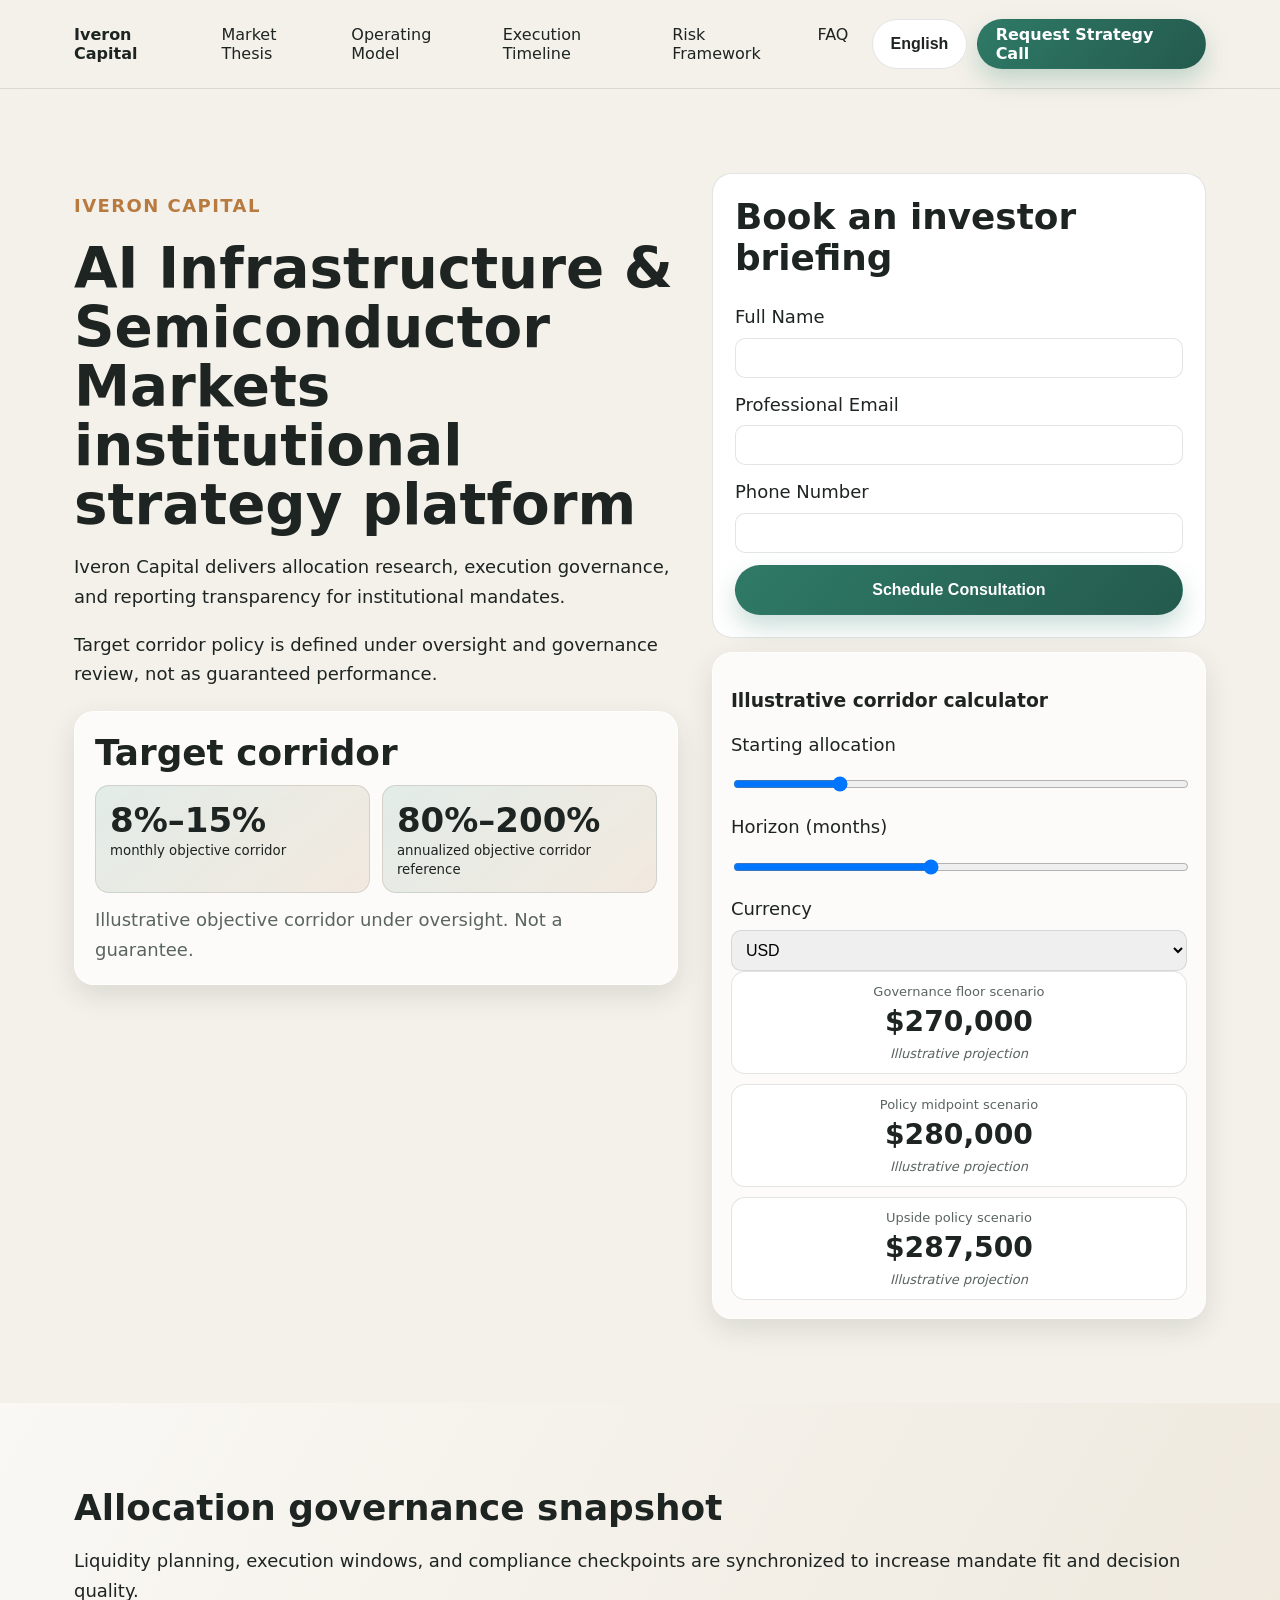
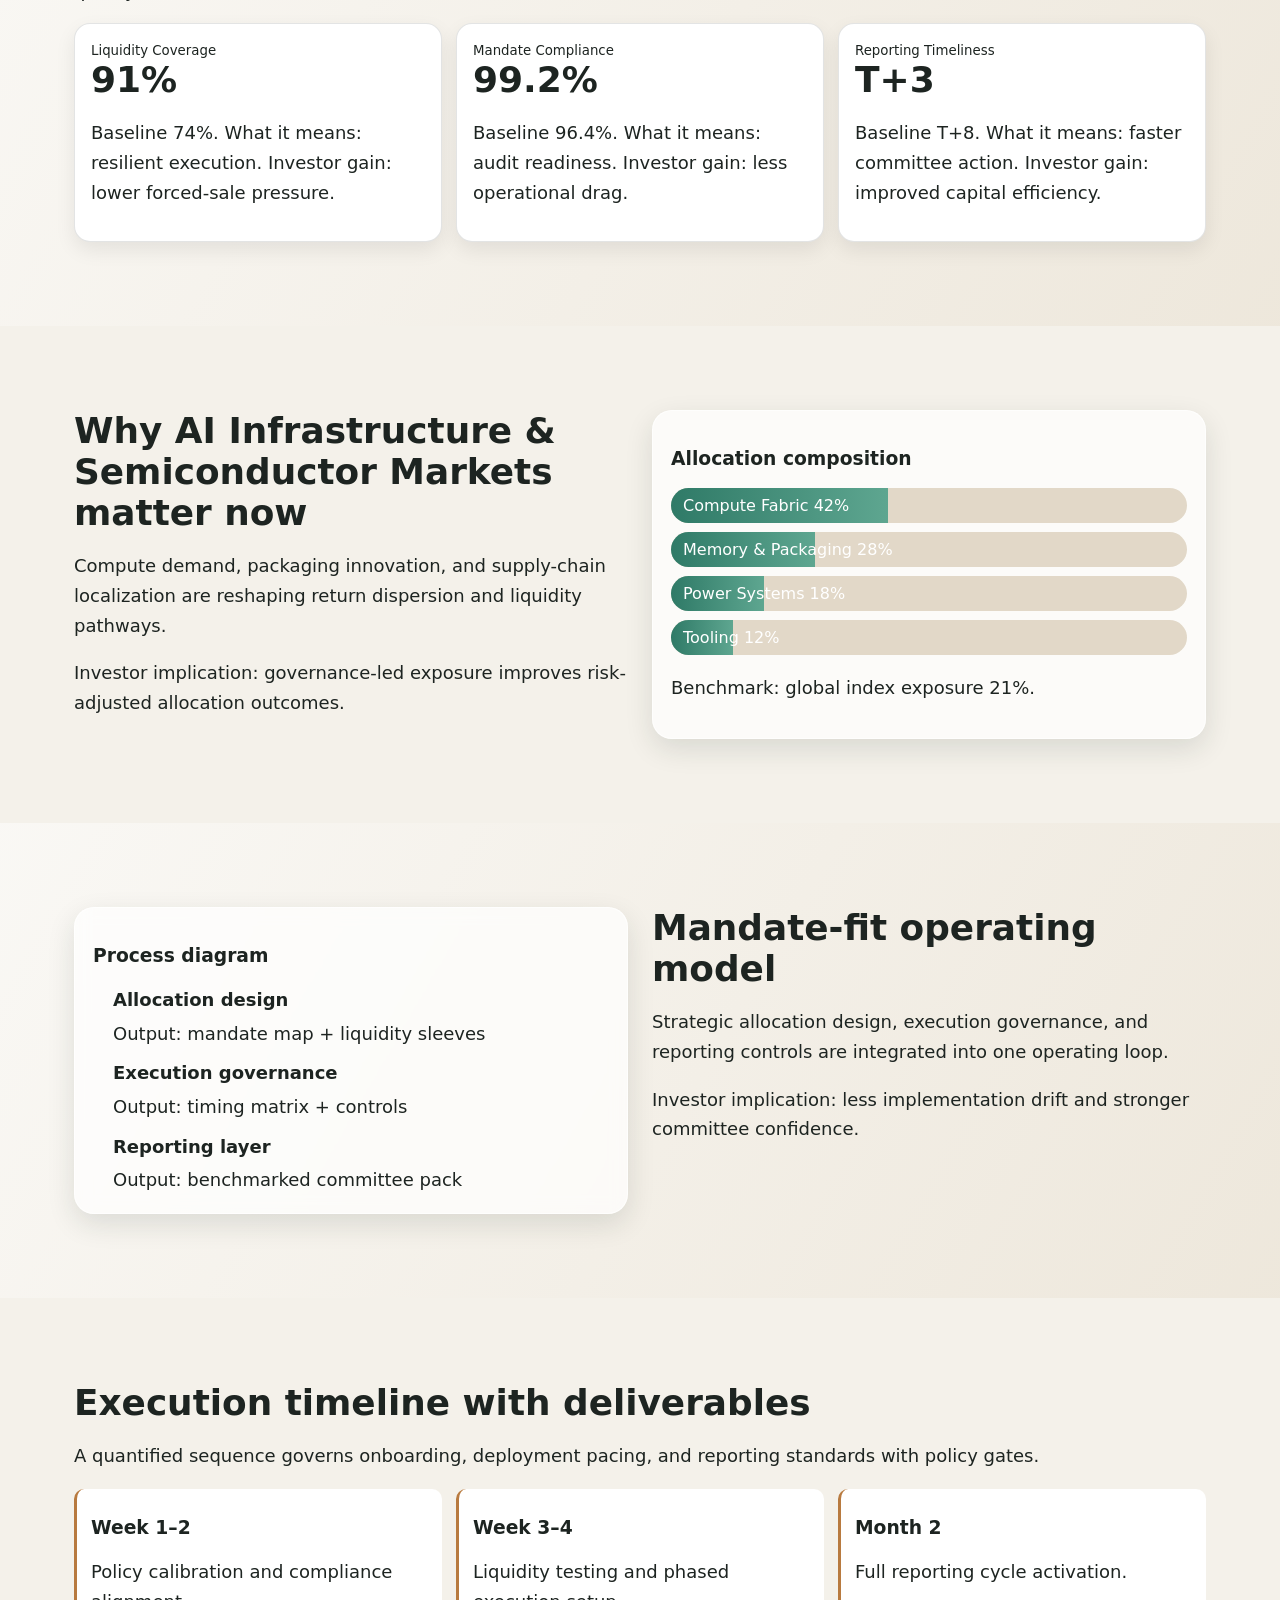
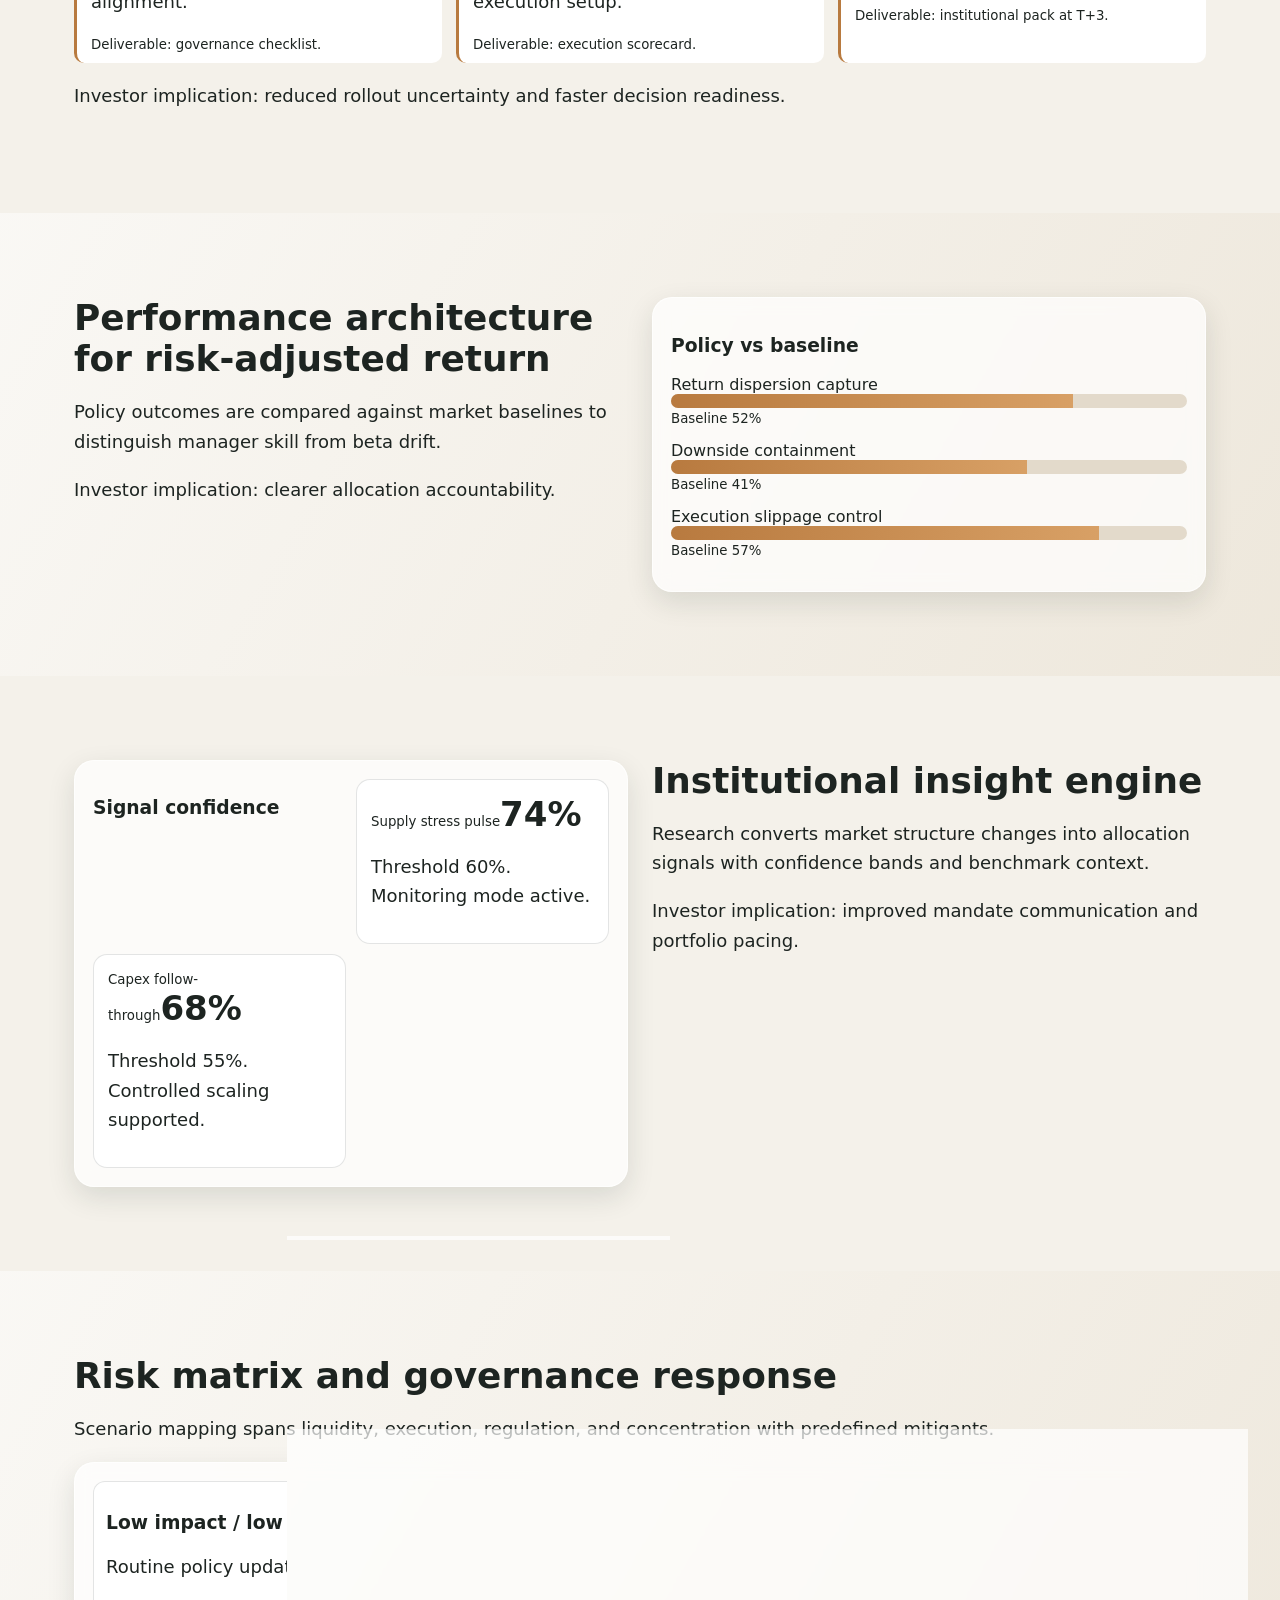
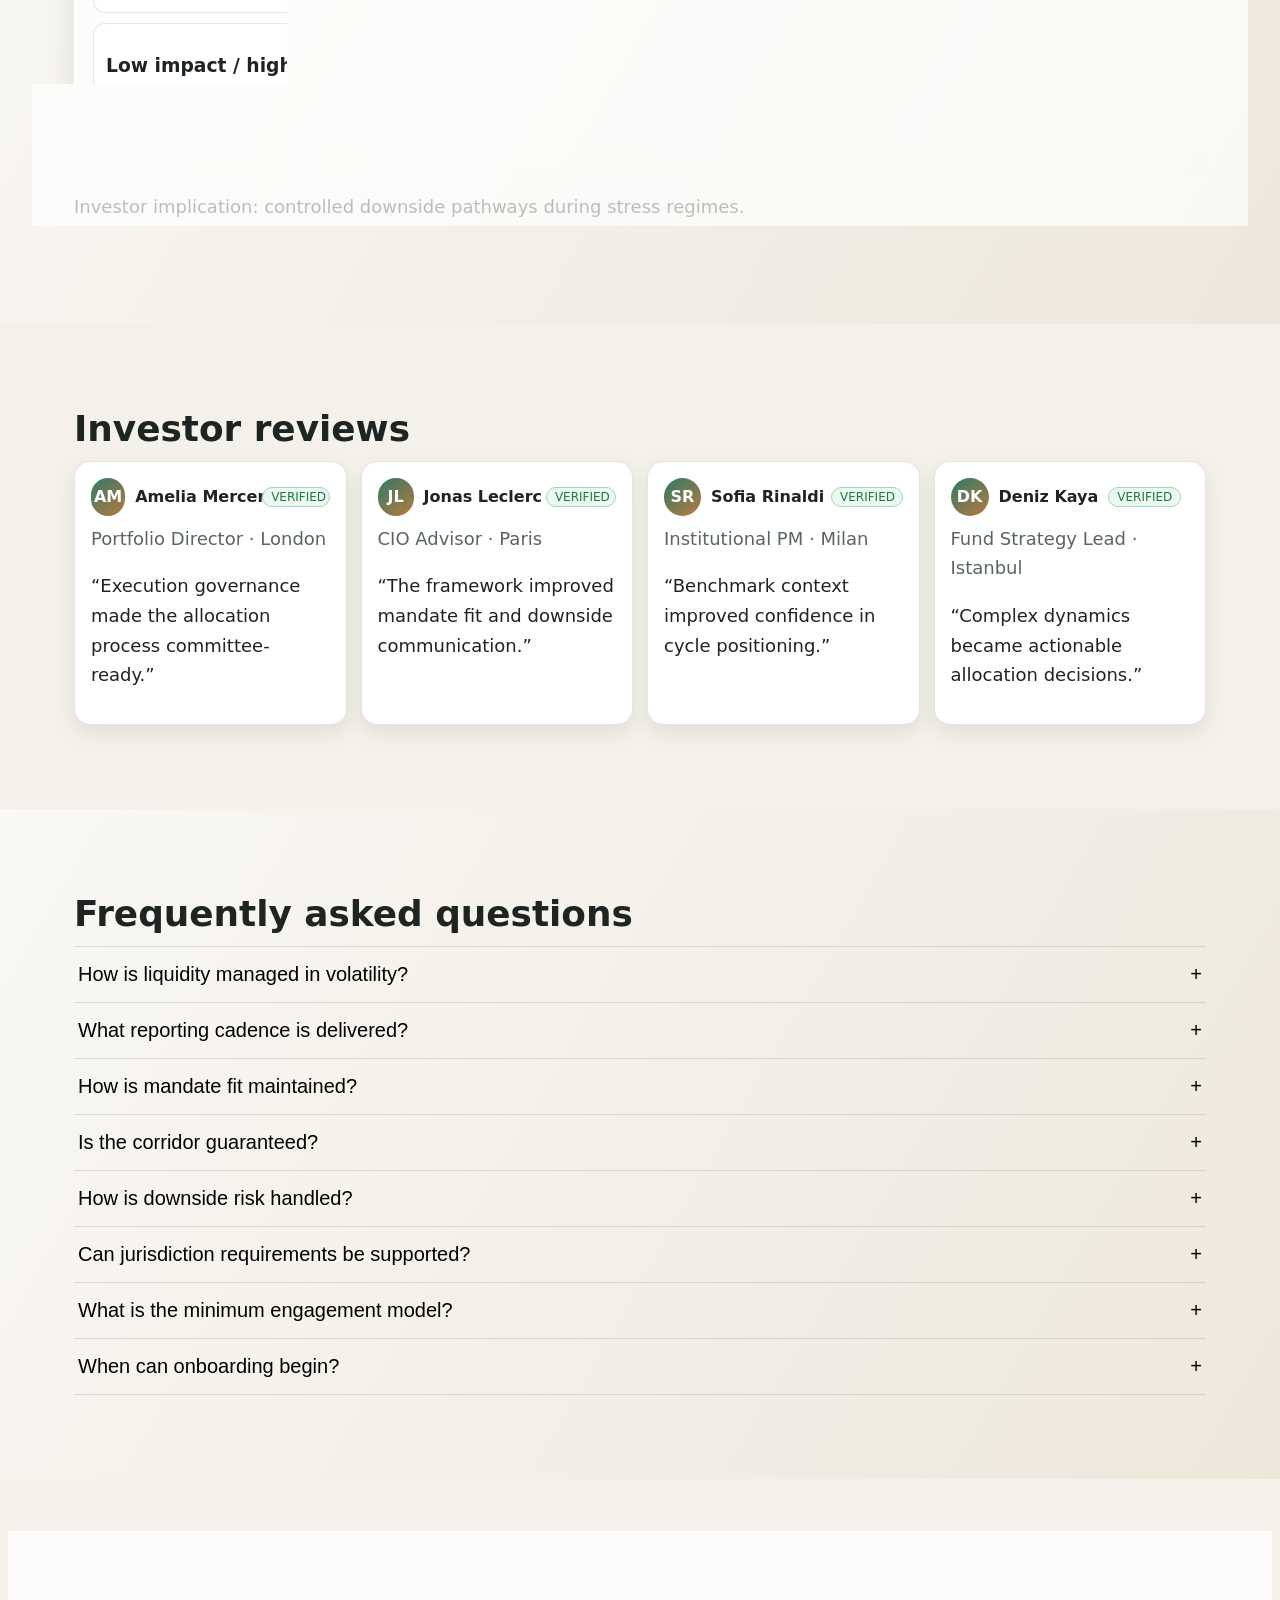
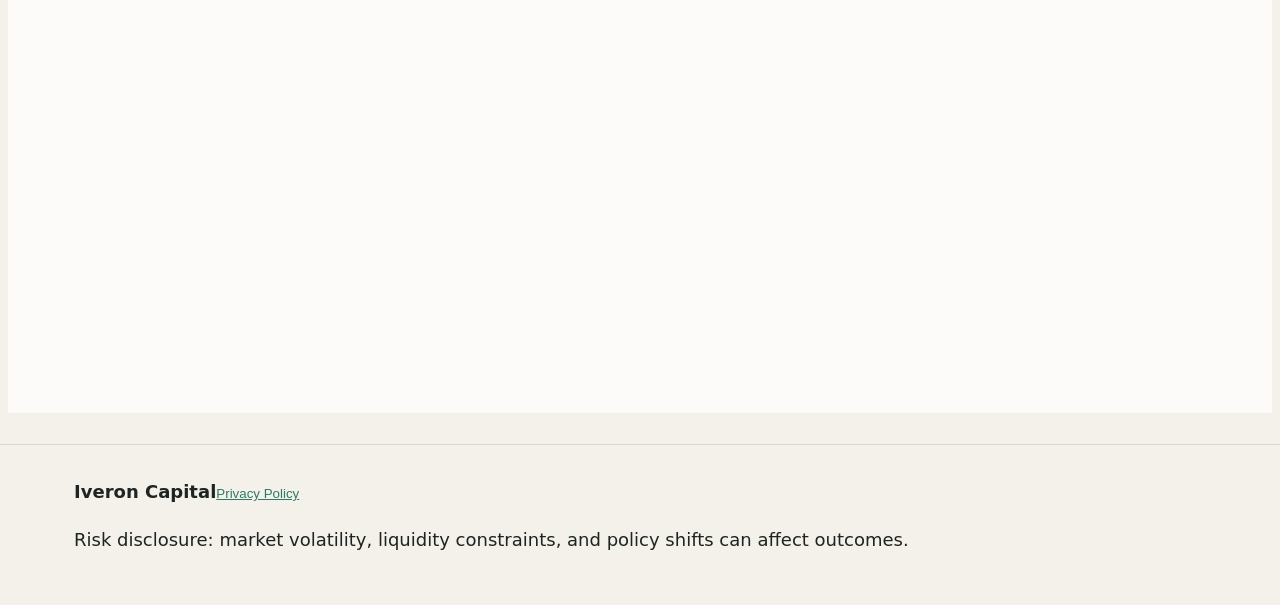
<file: index.html>
<!doctype html>
<html lang="en">
<head>
<meta charset="utf-8"><meta name="viewport" content="width=device-width, initial-scale=1">
<title>Iveron Capital | AI Infrastructure & Semiconductor Markets for Institutional Investors</title><meta name="description" content="Institutional-grade platform on AI infrastructure and semiconductor markets with governance-first allocation frameworks, risk controls, and lead capture.">
<link rel="canonical" href="https://iveroncapital.com/index.html">
<meta property="og:title" content="Iveron Capital | AI Infrastructure & Semiconductor Markets for Institutional Investors"><meta property="og:description" content="Institutional-grade platform on AI infrastructure and semiconductor markets with governance-first allocation frameworks, risk controls, and lead capture."><meta property="og:type" content="website"><meta property="og:url" content="https://iveroncapital.com/index.html">
<meta name="twitter:card" content="summary_large_image"><meta name="twitter:title" content="Iveron Capital | AI Infrastructure & Semiconductor Markets for Institutional Investors"><meta name="twitter:description" content="Institutional-grade platform on AI infrastructure and semiconductor markets with governance-first allocation frameworks, risk controls, and lead capture.">
<link rel="alternate" hreflang="en" href="https://iveroncapital.com/index.html"><link rel="alternate" hreflang="de" href="https://iveroncapital.com/de/index.html"><link rel="alternate" hreflang="fr" href="https://iveroncapital.com/fr/index.html"><link rel="alternate" hreflang="es" href="https://iveroncapital.com/es/index.html"><link rel="alternate" hreflang="it" href="https://iveroncapital.com/it/index.html"><link rel="alternate" hreflang="tr" href="https://iveroncapital.com/tr/index.html"><link rel="alternate" hreflang="pt" href="https://iveroncapital.com/pt/index.html"><link rel="alternate" hreflang="ja" href="https://iveroncapital.com/jp/index.html"><link rel="alternate" hreflang="sk" href="https://iveroncapital.com/sk/index.html"><link rel="alternate" hreflang="nl-BE" href="https://iveroncapital.com/be/index.html"><link rel="alternate" hreflang="x-default" href="https://iveroncapital.com/index.html">
<link rel="stylesheet" href="assets/style.css">
<script type="application/ld+json">{"@context":"https://schema.org","@graph":[{"@type":"Organization","name":"Iveron Capital","url":"https://iveroncapital.com"},{"@type":"WebSite","name":"Iveron Capital","url":"https://iveroncapital.com"},{"@type":"FAQPage","mainEntity":[{"@type":"Question","name":"Governance?","acceptedAnswer":{"@type":"Answer","text":"Oversight first."}}]},{"@type":"Review","author":{"@type":"Person","name":"Amelia Mercer"},"reviewBody":"Institutional quality.","reviewRating":{"@type":"Rating","ratingValue":"5"}}]}</script>
</head>
<body>
<header class="site-header"><div class="container nav-shell"><a class="brand" href="index.html">Iveron Capital</a><nav class="desktop-nav"><a href="#market">Market Thesis</a><a href="#model">Operating Model</a><a href="#timeline">Execution Timeline</a><a href="#risk">Risk Framework</a><a href="#faq">FAQ</a></nav><div class="actions"><div class="lang-wrap"><button class="lang-toggle" aria-expanded="false">English</button><div class="lang-menu"><a href="index.html"><span>🇬🇧</span>English</a><a href="de/index.html"><span>🇩🇪</span>Deutsch</a><a href="fr/index.html"><span>🇫🇷</span>Français</a><a href="es/index.html"><span>🇪🇸</span>Español</a><a href="it/index.html"><span>🇮🇹</span>Italiano</a><a href="tr/index.html"><span>🇹🇷</span>Türkçe</a><a href="pt/index.html"><span>🇵🇹</span>Português</a><a href="jp/index.html"><span>🇯🇵</span>日本語</a><a href="sk/index.html"><span>🇸🇰</span>Slovenčina</a><a href="be/index.html"><span>🇧🇪</span>Belgium</a></div></div><a class="btn" href="#lead-final">Request Strategy Call</a><button class="burger" aria-label="Menu" aria-expanded="false">☰</button></div></div></header>
<div class="mobile-drawer" aria-hidden="true"><div class="drawer-panel" role="dialog" aria-modal="true"><button class="drawer-close" aria-label="Close">✕</button><nav class="drawer-nav"><a href="#market">Market Thesis</a><a href="#model">Operating Model</a><a href="#timeline">Execution Timeline</a><a href="#risk">Risk Framework</a><a href="#faq">FAQ</a></nav><div class="drawer-lang"><a href="index.html">English</a>
<a href="de/index.html">Deutsch</a>
<a href="fr/index.html">Français</a>
<a href="es/index.html">Español</a>
<a href="it/index.html">Italiano</a>
<a href="tr/index.html">Türkçe</a>
<a href="pt/index.html">Português</a>
<a href="jp/index.html">日本語</a>
<a href="sk/index.html">Slovenčina</a>
<a href="be/index.html">Belgium</a></div><a class="btn" href="#lead-final">Request Strategy Call</a></div></div>
<main>
<section class="hero section"><div class="container hero-grid"><div><p class="eyebrow">Iveron Capital</p><h1>AI Infrastructure & Semiconductor Markets institutional strategy platform</h1><p>Iveron Capital delivers allocation research, execution governance, and reporting transparency for institutional mandates.</p><p>Target corridor policy is defined under oversight and governance review, not as guaranteed performance.</p><div class="corridor-card glass"><h2>Target corridor</h2><div class="corridor-metrics"><div><span>8%–15%</span><small>monthly objective corridor</small></div><div><span>80%–200%</span><small>annualized objective corridor reference</small></div></div><p class="micro">Illustrative objective corridor under oversight. Not a guarantee.</p></div></div><div><form class="lead-form"><h2>Book an investor briefing</h2><label>Full Name<input type="text" required></label><label>Professional Email<input type="email" required></label><label>Phone Number<input type="tel" required></label><button class="btn" type="submit">Schedule Consultation</button></form><div class="calculator glass"><h3>Illustrative corridor calculator</h3><label>Starting allocation<input class="calc-capital" type="range" min="50000" max="1000000" value="250000"></label><label>Horizon (months)<input class="calc-horizon" type="range" min="3" max="24" value="12"></label><label>Currency<select class="calc-currency"><option value="$">USD</option><option value="€">EUR</option><option value="£">GBP</option></select></label><div class="calc-results"><article><small>Governance floor scenario</small><strong class="calc-value" data-rate="0.08">$270,000</strong><em>Illustrative projection</em></article><article><small>Policy midpoint scenario</small><strong class="calc-value" data-rate="0.12">$280,000</strong><em>Illustrative projection</em></article><article><small>Upside policy scenario</small><strong class="calc-value" data-rate="0.15">$295,000</strong><em>Illustrative projection</em></article></div></div></div></div></section>
<section class="section alt"><div class="container"><h2>Allocation governance snapshot</h2><p>Liquidity planning, execution windows, and compliance checkpoints are synchronized to increase mandate fit and decision quality.</p><div class="kpi-strip"><article><small>Liquidity Coverage</small><strong>91%</strong><p>Baseline 74%. What it means: resilient execution. Investor gain: lower forced-sale pressure.</p></article><article><small>Mandate Compliance</small><strong>99.2%</strong><p>Baseline 96.4%. What it means: audit readiness. Investor gain: less operational drag.</p></article><article><small>Reporting Timeliness</small><strong>T+3</strong><p>Baseline T+8. What it means: faster committee action. Investor gain: improved capital efficiency.</p></article></div></div></section>
<section class="section" id="market"><div class="container two-col"><div><h2>Why AI Infrastructure & Semiconductor Markets matter now</h2><p>Compute demand, packaging innovation, and supply-chain localization are reshaping return dispersion and liquidity pathways.</p><p>Investor implication: governance-led exposure improves risk-adjusted allocation outcomes.</p></div><div class="stacked-bars glass"><h3>Allocation composition</h3><div class="bar"><span style="width:42%">Compute Fabric 42%</span></div><div class="bar"><span style="width:28%">Memory & Packaging 28%</span></div><div class="bar"><span style="width:18%">Power Systems 18%</span></div><div class="bar"><span style="width:12%">Tooling 12%</span></div><p>Benchmark: global index exposure 21%.</p></div></div></section>
<section class="section alt" id="model"><div class="container two-col reverse"><div><h2>Mandate-fit operating model</h2><p>Strategic allocation design, execution governance, and reporting controls are integrated into one operating loop.</p><p>Investor implication: less implementation drift and stronger committee confidence.</p></div><div class="diagram glass"><h3>Process diagram</h3><ol><li><strong>Allocation design</strong><span>Output: mandate map + liquidity sleeves</span></li><li><strong>Execution governance</strong><span>Output: timing matrix + controls</span></li><li><strong>Reporting layer</strong><span>Output: benchmarked committee pack</span></li></ol></div></div></section>
<section class="section" id="timeline"><div class="container"><h2>Execution timeline with deliverables</h2><p>A quantified sequence governs onboarding, deployment pacing, and reporting standards with policy gates.</p><div class="timeline"><article><h3>Week 1–2</h3><p>Policy calibration and compliance alignment.</p><small>Deliverable: governance checklist.</small></article><article><h3>Week 3–4</h3><p>Liquidity testing and phased execution setup.</p><small>Deliverable: execution scorecard.</small></article><article><h3>Month 2</h3><p>Full reporting cycle activation.</p><small>Deliverable: institutional pack at T+3.</small></article></div><p>Investor implication: reduced rollout uncertainty and faster decision readiness.</p></div></section>
<section class="section alt"><div class="container two-col"><div><h2>Performance architecture for risk-adjusted return</h2><p>Policy outcomes are compared against market baselines to distinguish manager skill from beta drift.</p><p>Investor implication: clearer allocation accountability.</p></div><div class="dual-bars glass"><h3>Policy vs baseline</h3><div><span>Return dispersion capture</span><b><i style="width:78%"></i></b><small>Baseline 52%</small></div><div><span>Downside containment</span><b><i style="width:69%"></i></b><small>Baseline 41%</small></div><div><span>Execution slippage control</span><b><i style="width:83%"></i></b><small>Baseline 57%</small></div></div></div></section>
<section class="section"><div class="container two-col reverse"><div><h2>Institutional insight engine</h2><p>Research converts market structure changes into allocation signals with confidence bands and benchmark context.</p><p>Investor implication: improved mandate communication and portfolio pacing.</p></div><div class="radials glass"><h3>Signal confidence</h3><article><small>Supply stress pulse</small><strong>74%</strong><p>Threshold 60%. Monitoring mode active.</p></article><article><small>Capex follow-through</small><strong>68%</strong><p>Threshold 55%. Controlled scaling supported.</p></article></div></div></section>
<section class="section alt" id="risk"><div class="container"><h2>Risk matrix and governance response</h2><p>Scenario mapping spans liquidity, execution, regulation, and concentration with predefined mitigants.</p><div class="risk-matrix glass"><div><h3>Low impact / low probability</h3><p>Routine policy updates.</p></div><div><h3>High impact / low probability</h3><p>Cross-border controls; legal escalation.</p></div><div><h3>Low impact / high probability</h3><p>Spread widening; pacing shift.</p></div><div><h3>High impact / high probability</h3><p>Liquidity shock; exposure cap + committee alert.</p></div></div><p>Investor implication: controlled downside pathways during stress regimes.</p></div></section>
<section class="section"><div class="container"><h2>Investor reviews</h2><div class="reviews"><article class="review-card"><div class="review-head"><span class="avatar">AM</span><strong>Amelia Mercer</strong><span class="verified">VERIFIED</span></div><p class="review-title">Portfolio Director · London</p><p>“Execution governance made the allocation process committee-ready.”</p></article><article class="review-card"><div class="review-head"><span class="avatar">JL</span><strong>Jonas Leclerc</strong><span class="verified">VERIFIED</span></div><p class="review-title">CIO Advisor · Paris</p><p>“The framework improved mandate fit and downside communication.”</p></article><article class="review-card"><div class="review-head"><span class="avatar">SR</span><strong>Sofia Rinaldi</strong><span class="verified">VERIFIED</span></div><p class="review-title">Institutional PM · Milan</p><p>“Benchmark context improved confidence in cycle positioning.”</p></article><article class="review-card"><div class="review-head"><span class="avatar">DK</span><strong>Deniz Kaya</strong><span class="verified">VERIFIED</span></div><p class="review-title">Fund Strategy Lead · Istanbul</p><p>“Complex dynamics became actionable allocation decisions.”</p></article></div></div></section>
<section class="section alt" id="faq"><div class="container"><h2>Frequently asked questions</h2><div class="faq"><article class="faq-item"><button class="faq-question" aria-expanded="false"><span>How is liquidity managed in volatility?</span><span>+</span></button><div class="faq-answer"><p>Liquidity sleeves and pacing controls adapt deployment to market depth.</p></div></article><article class="faq-item"><button class="faq-question" aria-expanded="false"><span>What reporting cadence is delivered?</span><span>+</span></button><div class="faq-answer"><p>Monthly committee packs and quarterly policy recalibration sessions.</p></div></article><article class="faq-item"><button class="faq-question" aria-expanded="false"><span>How is mandate fit maintained?</span><span>+</span></button><div class="faq-answer"><p>Each stage maps to policy documents, controls, and compliance checkpoints.</p></div></article><article class="faq-item"><button class="faq-question" aria-expanded="false"><span>Is the corridor guaranteed?</span><span>+</span></button><div class="faq-answer"><p>No, it is an illustrative objective corridor under oversight.</p></div></article><article class="faq-item"><button class="faq-question" aria-expanded="false"><span>How is downside risk handled?</span><span>+</span></button><div class="faq-answer"><p>Exposure caps, diversification layers, and escalation triggers are enforced.</p></div></article><article class="faq-item"><button class="faq-question" aria-expanded="false"><span>Can jurisdiction requirements be supported?</span><span>+</span></button><div class="faq-answer"><p>Yes, reporting and disclosure can align to local governance requirements.</p></div></article><article class="faq-item"><button class="faq-question" aria-expanded="false"><span>What is the minimum engagement model?</span><span>+</span></button><div class="faq-answer"><p>Strategy review, mandate fit assessment, and implementation map.</p></div></article><article class="faq-item"><button class="faq-question" aria-expanded="false"><span>When can onboarding begin?</span><span>+</span></button><div class="faq-answer"><p>Usually within two weeks after legal and compliance completion.</p></div></article></div></div></section>
<section class="section" id="lead-final"><div class="container cta-panel glass"><div><h2>Position your mandate for the next semiconductor cycle</h2><p>Discuss allocation fit, governance requirements, and reporting cadence with our strategy team.</p></div><form class="lead-form"><label>Full Name<input type="text" required></label><label>Professional Email<input type="email" required></label><label>Phone Number<input type="tel" required></label><button class="btn" type="submit">Schedule Consultation</button></form></div></section>
</main>
<footer class="site-footer"><div class="container"><strong>Iveron Capital</strong><button class="privacy-link" data-open-modal>Privacy Policy</button><p>Risk disclosure: market volatility, liquidity constraints, and policy shifts can affect outcomes.</p></div></footer>
<div class="modal" aria-hidden="true"><div class="modal-panel" role="dialog" aria-modal="true"><button class="modal-x" aria-label="Close">✕</button><h2>Privacy Policy</h2><div class="modal-content"><section><h3>Introduction</h3><p>Institutional inquiry data is processed for advisory workflows and governance controls.</p></section><section><h3>Data collection</h3><p>We collect submitted contact details and interaction metadata.</p></section><section><h3>Legal basis</h3><p>Processing is based on legitimate interest and contractual pre-engagement steps.</p></section><section><h3>Cookies</h3><p>Essential analytics cookies may be used for performance measurement.</p></section><section><h3>Retention</h3><p>Records are retained only as long as required for compliance and service obligations.</p></section><section><h3>Third-party sharing</h3><p>Data is shared only with regulated processors under contractual safeguards.</p></section><section><h3>Security</h3><p>Access controls, encryption, and audit logging are applied.</p></section><section><h3>User rights</h3><p>Users may request access, correction, deletion, or processing restrictions.</p></section><section><h3>International transfers</h3><p>Cross-border transfers rely on approved legal safeguards.</p></section><section><h3>Industry risk disclosure</h3><p>AI infrastructure and semiconductor markets are exposed to cyclical and policy risks.</p></section><section><h3>Contact</h3><p>privacy@iveroncapital.com</p></section></div><div class="modal-footer"><button class="btn secondary" data-close-modal>Close</button></div></div></div>
<script src="assets/app.js" defer></script>
</body></html>
</file>
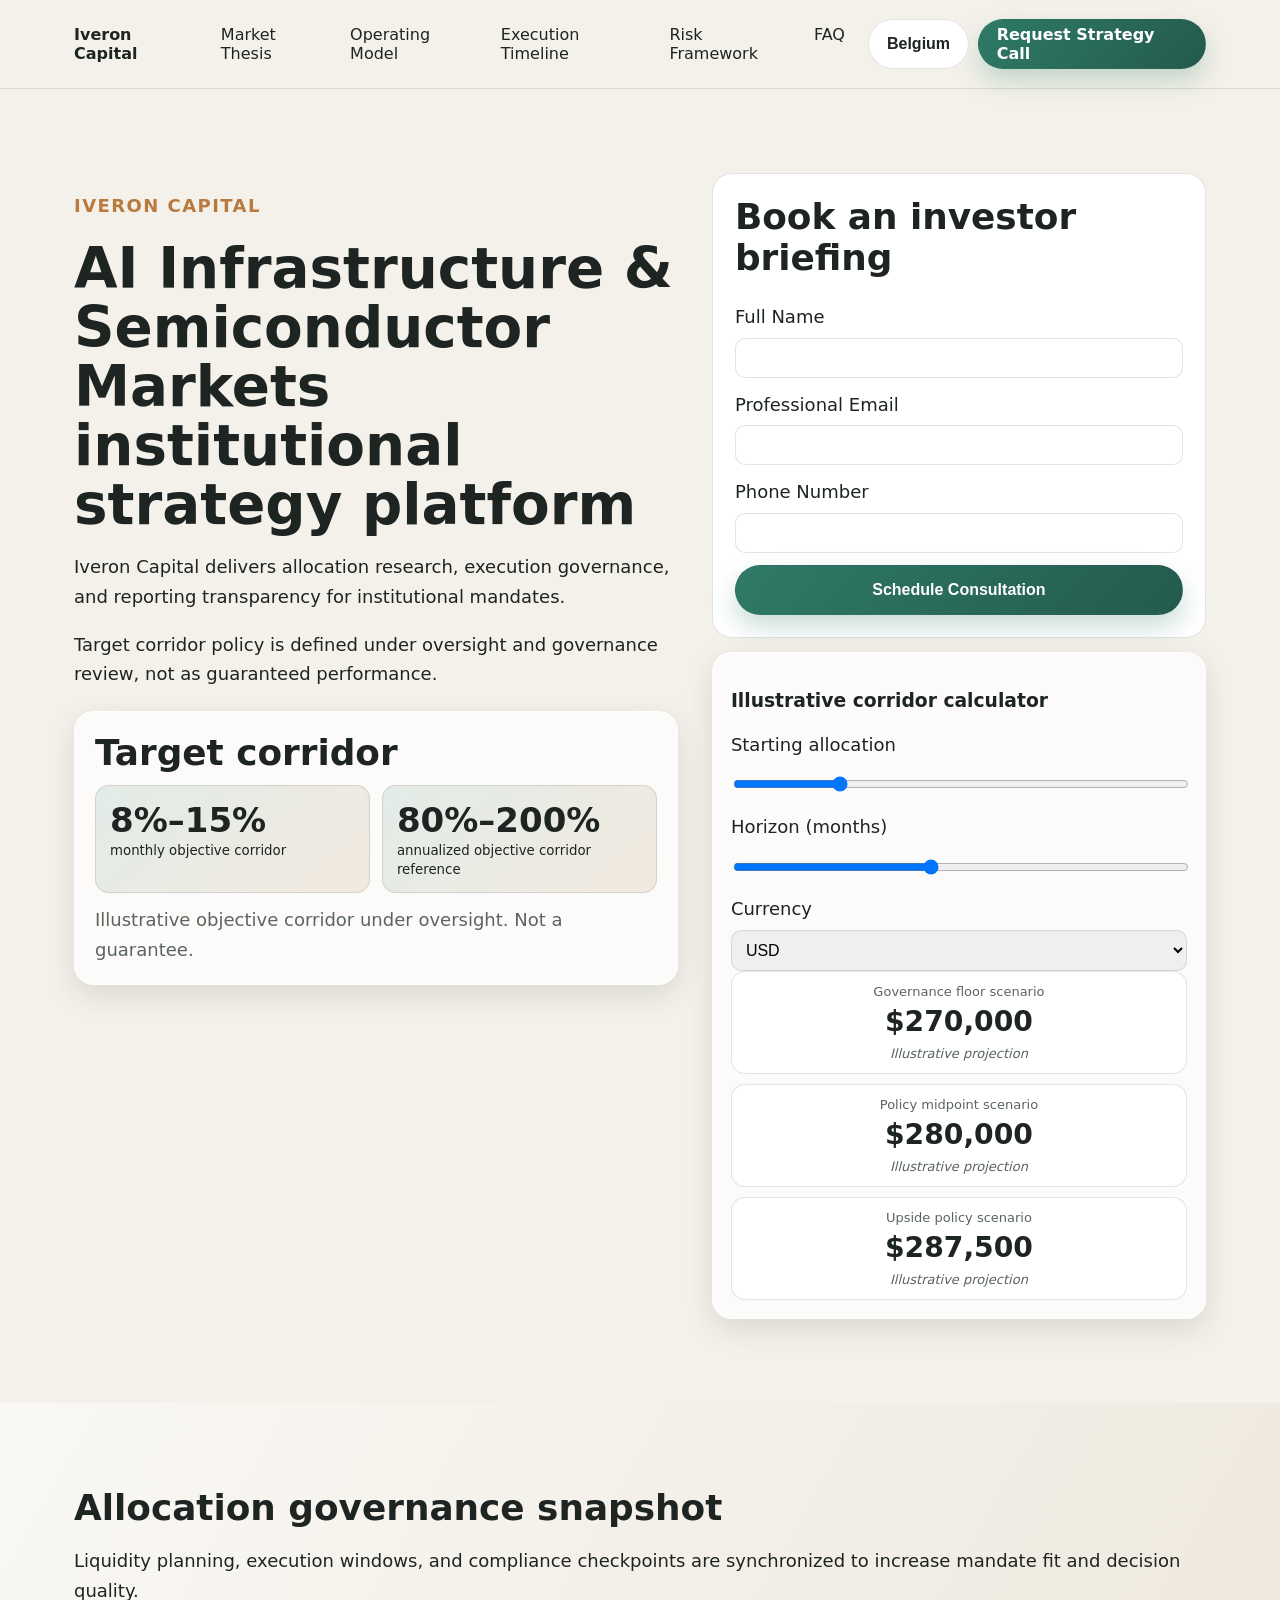
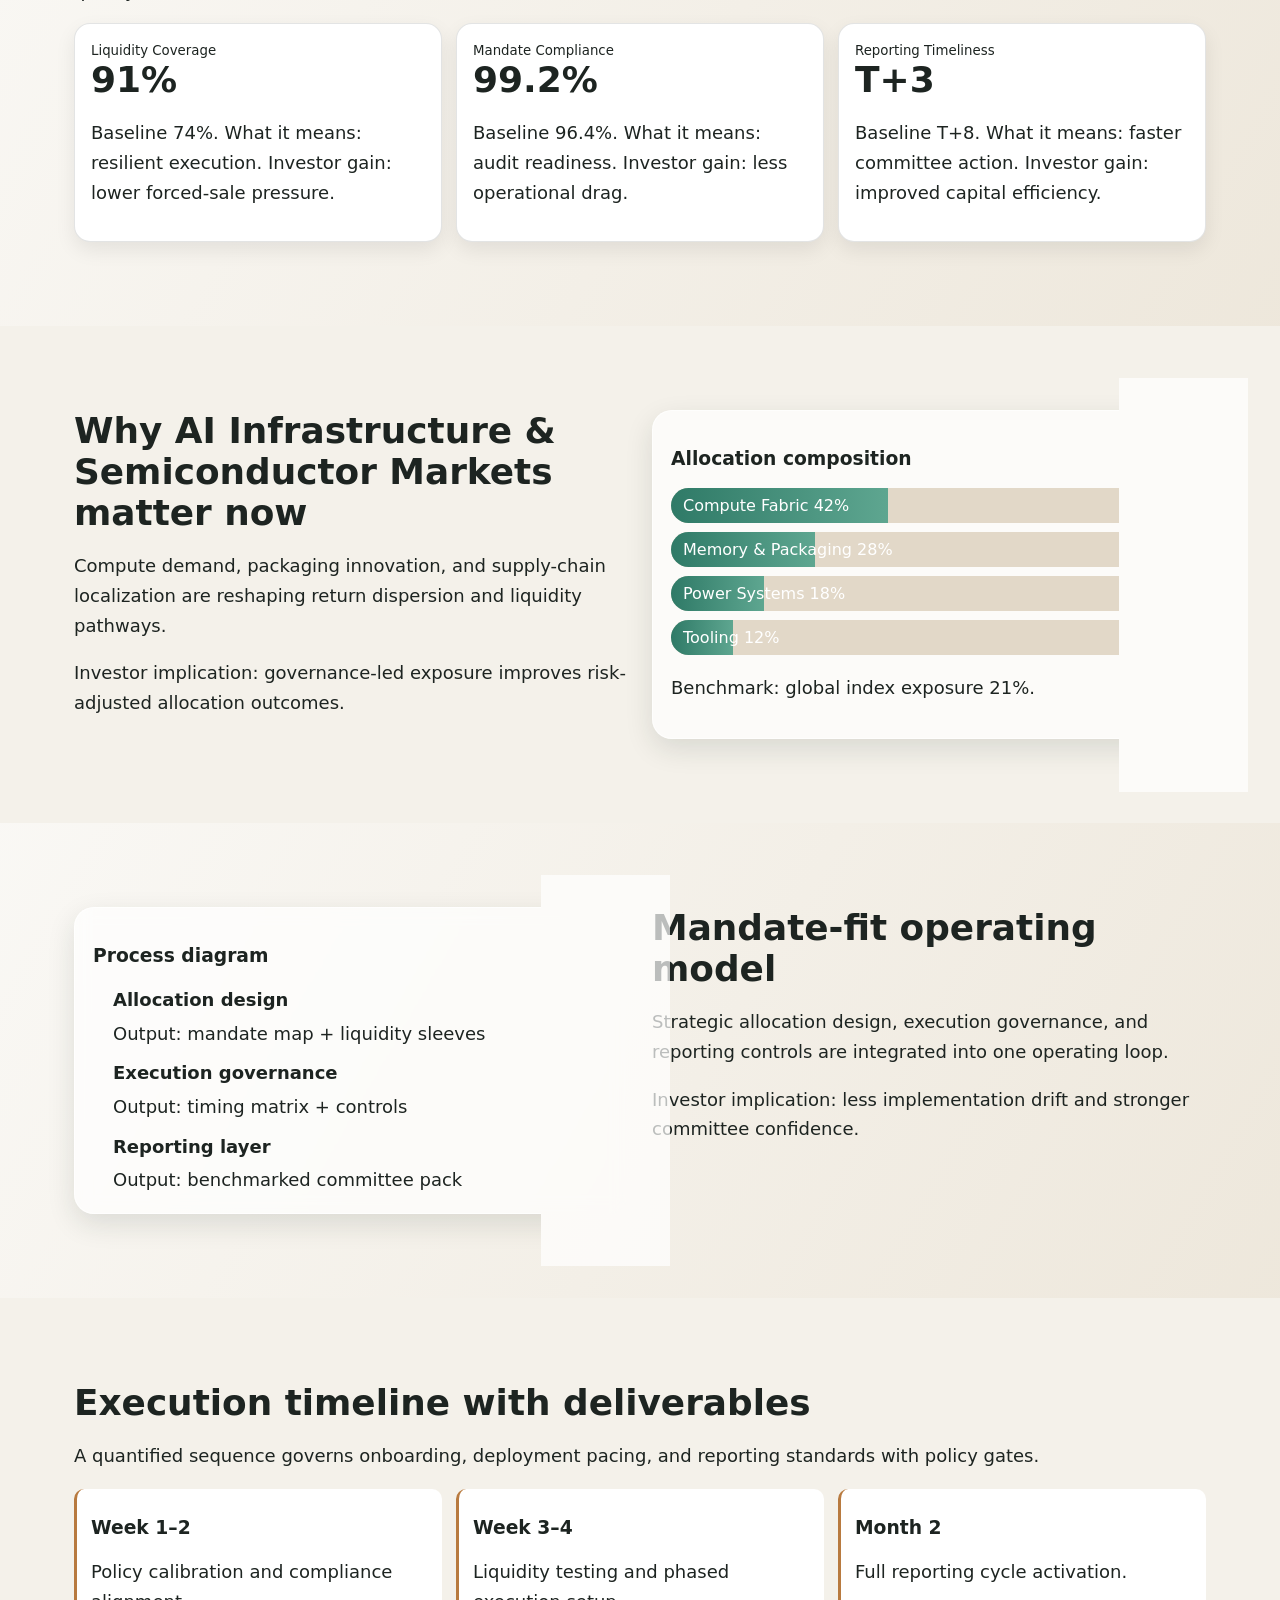
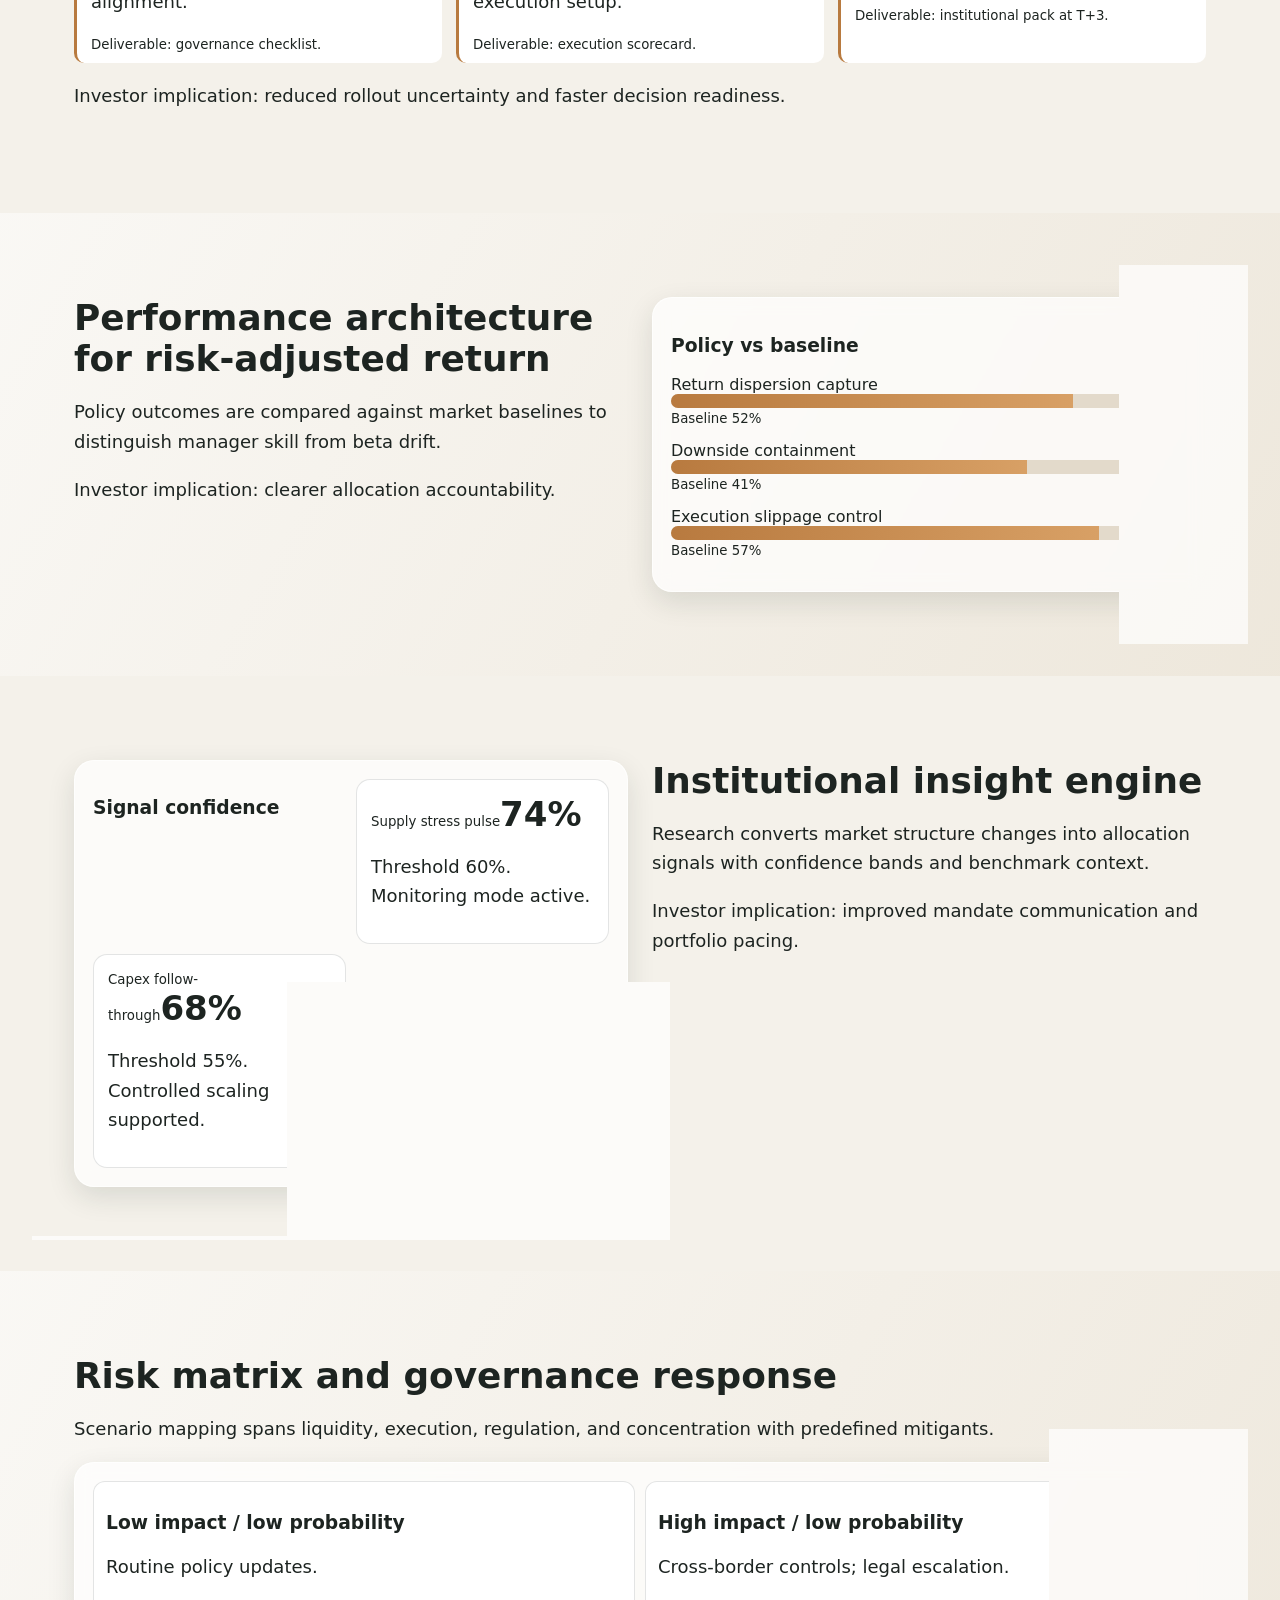
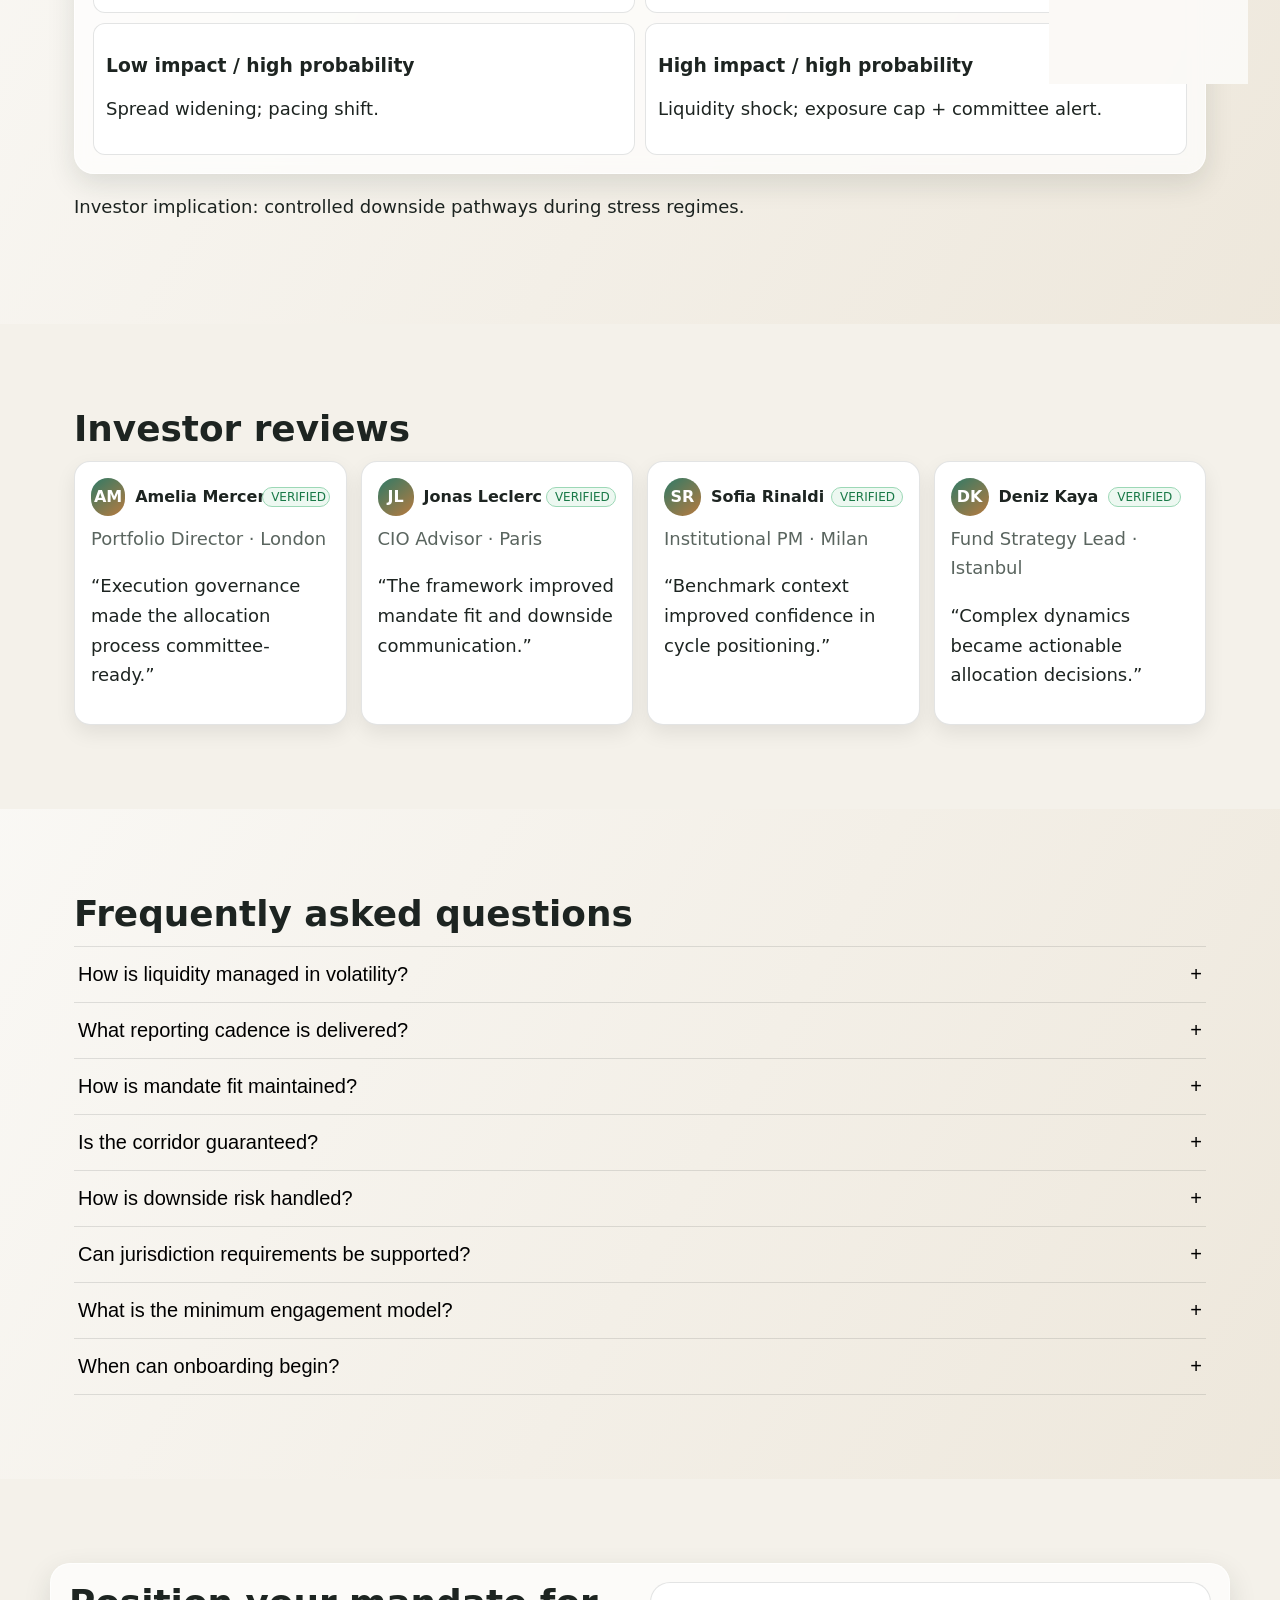
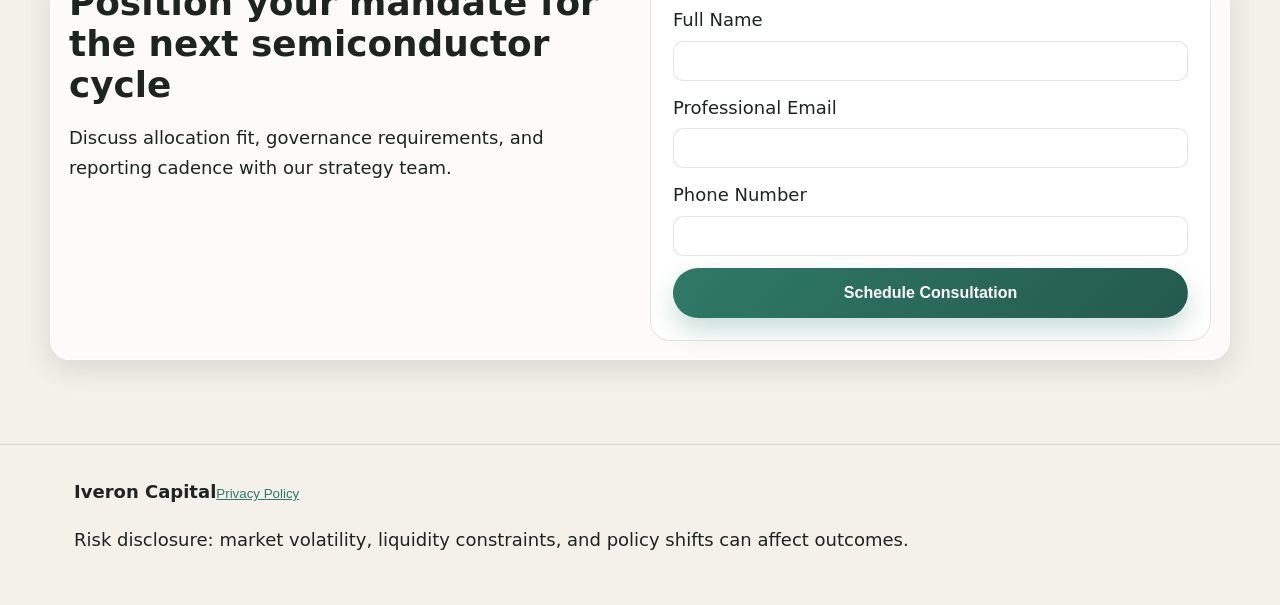
<file: be/index.html>
<!doctype html>
<html lang="nl-BE">
<head>
<meta charset="utf-8"><meta name="viewport" content="width=device-width, initial-scale=1">
<title>Iveron Capital | AI-infrastructuur en halfgeleidermarkten</title><meta name="description" content="Institutioneel platform rond AI-infrastructuur en halfgeleidermarkten met governance.">
<link rel="canonical" href="https://iveroncapital.com/be/index.html">
<meta property="og:title" content="Iveron Capital | AI-infrastructuur en halfgeleidermarkten"><meta property="og:description" content="Institutioneel platform rond AI-infrastructuur en halfgeleidermarkten met governance."><meta property="og:type" content="website"><meta property="og:url" content="https://iveroncapital.com/be/index.html">
<meta name="twitter:card" content="summary_large_image"><meta name="twitter:title" content="Iveron Capital | AI-infrastructuur en halfgeleidermarkten"><meta name="twitter:description" content="Institutioneel platform rond AI-infrastructuur en halfgeleidermarkten met governance.">
<link rel="alternate" hreflang="en" href="https://iveroncapital.com/index.html"><link rel="alternate" hreflang="de" href="https://iveroncapital.com/de/index.html"><link rel="alternate" hreflang="fr" href="https://iveroncapital.com/fr/index.html"><link rel="alternate" hreflang="es" href="https://iveroncapital.com/es/index.html"><link rel="alternate" hreflang="it" href="https://iveroncapital.com/it/index.html"><link rel="alternate" hreflang="tr" href="https://iveroncapital.com/tr/index.html"><link rel="alternate" hreflang="pt" href="https://iveroncapital.com/pt/index.html"><link rel="alternate" hreflang="ja" href="https://iveroncapital.com/jp/index.html"><link rel="alternate" hreflang="sk" href="https://iveroncapital.com/sk/index.html"><link rel="alternate" hreflang="nl-BE" href="https://iveroncapital.com/be/index.html"><link rel="alternate" hreflang="x-default" href="https://iveroncapital.com/index.html">
<link rel="stylesheet" href="../assets/style.css">
<script type="application/ld+json">{"@context":"https://schema.org","@graph":[{"@type":"Organization","name":"Iveron Capital","url":"https://iveroncapital.com"},{"@type":"WebSite","name":"Iveron Capital","url":"https://iveroncapital.com"},{"@type":"FAQPage","mainEntity":[{"@type":"Question","name":"Governance?","acceptedAnswer":{"@type":"Answer","text":"Oversight first."}}]},{"@type":"Review","author":{"@type":"Person","name":"Amelia Mercer"},"reviewBody":"Institutional quality.","reviewRating":{"@type":"Rating","ratingValue":"5"}}]}</script>
</head>
<body>
<header class="site-header"><div class="container nav-shell"><a class="brand" href="../index.html">Iveron Capital</a><nav class="desktop-nav"><a href="#market">Market Thesis</a><a href="#model">Operating Model</a><a href="#timeline">Execution Timeline</a><a href="#risk">Risk Framework</a><a href="#faq">FAQ</a></nav><div class="actions"><div class="lang-wrap"><button class="lang-toggle" aria-expanded="false">Belgium</button><div class="lang-menu"><a href="../index.html"><span>🇬🇧</span>English</a><a href="../de/index.html"><span>🇩🇪</span>Deutsch</a><a href="../fr/index.html"><span>🇫🇷</span>Français</a><a href="../es/index.html"><span>🇪🇸</span>Español</a><a href="../it/index.html"><span>🇮🇹</span>Italiano</a><a href="../tr/index.html"><span>🇹🇷</span>Türkçe</a><a href="../pt/index.html"><span>🇵🇹</span>Português</a><a href="../jp/index.html"><span>🇯🇵</span>日本語</a><a href="../sk/index.html"><span>🇸🇰</span>Slovenčina</a><a href="../be/index.html"><span>🇧🇪</span>Belgium</a></div></div><a class="btn" href="#lead-final">Request Strategy Call</a><button class="burger" aria-label="Menu" aria-expanded="false">☰</button></div></div></header>
<div class="mobile-drawer" aria-hidden="true"><div class="drawer-panel" role="dialog" aria-modal="true"><button class="drawer-close" aria-label="Close">✕</button><nav class="drawer-nav"><a href="#market">Market Thesis</a><a href="#model">Operating Model</a><a href="#timeline">Execution Timeline</a><a href="#risk">Risk Framework</a><a href="#faq">FAQ</a></nav><div class="drawer-lang"><a href="../index.html">English</a>
<a href="../de/index.html">Deutsch</a>
<a href="../fr/index.html">Français</a>
<a href="../es/index.html">Español</a>
<a href="../it/index.html">Italiano</a>
<a href="../tr/index.html">Türkçe</a>
<a href="../pt/index.html">Português</a>
<a href="../jp/index.html">日本語</a>
<a href="../sk/index.html">Slovenčina</a>
<a href="../be/index.html">Belgium</a></div><a class="btn" href="#lead-final">Request Strategy Call</a></div></div>
<main>
<section class="hero section"><div class="container hero-grid"><div><p class="eyebrow">Iveron Capital</p><h1>AI Infrastructure & Semiconductor Markets institutional strategy platform</h1><p>Iveron Capital delivers allocation research, execution governance, and reporting transparency for institutional mandates.</p><p>Target corridor policy is defined under oversight and governance review, not as guaranteed performance.</p><div class="corridor-card glass"><h2>Target corridor</h2><div class="corridor-metrics"><div><span>8%–15%</span><small>monthly objective corridor</small></div><div><span>80%–200%</span><small>annualized objective corridor reference</small></div></div><p class="micro">Illustrative objective corridor under oversight. Not a guarantee.</p></div></div><div><form class="lead-form"><h2>Book an investor briefing</h2><label>Full Name<input type="text" required></label><label>Professional Email<input type="email" required></label><label>Phone Number<input type="tel" required></label><button class="btn" type="submit">Schedule Consultation</button></form><div class="calculator glass"><h3>Illustrative corridor calculator</h3><label>Starting allocation<input class="calc-capital" type="range" min="50000" max="1000000" value="250000"></label><label>Horizon (months)<input class="calc-horizon" type="range" min="3" max="24" value="12"></label><label>Currency<select class="calc-currency"><option value="$">USD</option><option value="€">EUR</option><option value="£">GBP</option></select></label><div class="calc-results"><article><small>Governance floor scenario</small><strong class="calc-value" data-rate="0.08">$270,000</strong><em>Illustrative projection</em></article><article><small>Policy midpoint scenario</small><strong class="calc-value" data-rate="0.12">$280,000</strong><em>Illustrative projection</em></article><article><small>Upside policy scenario</small><strong class="calc-value" data-rate="0.15">$295,000</strong><em>Illustrative projection</em></article></div></div></div></div></section>
<section class="section alt"><div class="container"><h2>Allocation governance snapshot</h2><p>Liquidity planning, execution windows, and compliance checkpoints are synchronized to increase mandate fit and decision quality.</p><div class="kpi-strip"><article><small>Liquidity Coverage</small><strong>91%</strong><p>Baseline 74%. What it means: resilient execution. Investor gain: lower forced-sale pressure.</p></article><article><small>Mandate Compliance</small><strong>99.2%</strong><p>Baseline 96.4%. What it means: audit readiness. Investor gain: less operational drag.</p></article><article><small>Reporting Timeliness</small><strong>T+3</strong><p>Baseline T+8. What it means: faster committee action. Investor gain: improved capital efficiency.</p></article></div></div></section>
<section class="section" id="market"><div class="container two-col"><div><h2>Why AI Infrastructure & Semiconductor Markets matter now</h2><p>Compute demand, packaging innovation, and supply-chain localization are reshaping return dispersion and liquidity pathways.</p><p>Investor implication: governance-led exposure improves risk-adjusted allocation outcomes.</p></div><div class="stacked-bars glass"><h3>Allocation composition</h3><div class="bar"><span style="width:42%">Compute Fabric 42%</span></div><div class="bar"><span style="width:28%">Memory & Packaging 28%</span></div><div class="bar"><span style="width:18%">Power Systems 18%</span></div><div class="bar"><span style="width:12%">Tooling 12%</span></div><p>Benchmark: global index exposure 21%.</p></div></div></section>
<section class="section alt" id="model"><div class="container two-col reverse"><div><h2>Mandate-fit operating model</h2><p>Strategic allocation design, execution governance, and reporting controls are integrated into one operating loop.</p><p>Investor implication: less implementation drift and stronger committee confidence.</p></div><div class="diagram glass"><h3>Process diagram</h3><ol><li><strong>Allocation design</strong><span>Output: mandate map + liquidity sleeves</span></li><li><strong>Execution governance</strong><span>Output: timing matrix + controls</span></li><li><strong>Reporting layer</strong><span>Output: benchmarked committee pack</span></li></ol></div></div></section>
<section class="section" id="timeline"><div class="container"><h2>Execution timeline with deliverables</h2><p>A quantified sequence governs onboarding, deployment pacing, and reporting standards with policy gates.</p><div class="timeline"><article><h3>Week 1–2</h3><p>Policy calibration and compliance alignment.</p><small>Deliverable: governance checklist.</small></article><article><h3>Week 3–4</h3><p>Liquidity testing and phased execution setup.</p><small>Deliverable: execution scorecard.</small></article><article><h3>Month 2</h3><p>Full reporting cycle activation.</p><small>Deliverable: institutional pack at T+3.</small></article></div><p>Investor implication: reduced rollout uncertainty and faster decision readiness.</p></div></section>
<section class="section alt"><div class="container two-col"><div><h2>Performance architecture for risk-adjusted return</h2><p>Policy outcomes are compared against market baselines to distinguish manager skill from beta drift.</p><p>Investor implication: clearer allocation accountability.</p></div><div class="dual-bars glass"><h3>Policy vs baseline</h3><div><span>Return dispersion capture</span><b><i style="width:78%"></i></b><small>Baseline 52%</small></div><div><span>Downside containment</span><b><i style="width:69%"></i></b><small>Baseline 41%</small></div><div><span>Execution slippage control</span><b><i style="width:83%"></i></b><small>Baseline 57%</small></div></div></div></section>
<section class="section"><div class="container two-col reverse"><div><h2>Institutional insight engine</h2><p>Research converts market structure changes into allocation signals with confidence bands and benchmark context.</p><p>Investor implication: improved mandate communication and portfolio pacing.</p></div><div class="radials glass"><h3>Signal confidence</h3><article><small>Supply stress pulse</small><strong>74%</strong><p>Threshold 60%. Monitoring mode active.</p></article><article><small>Capex follow-through</small><strong>68%</strong><p>Threshold 55%. Controlled scaling supported.</p></article></div></div></section>
<section class="section alt" id="risk"><div class="container"><h2>Risk matrix and governance response</h2><p>Scenario mapping spans liquidity, execution, regulation, and concentration with predefined mitigants.</p><div class="risk-matrix glass"><div><h3>Low impact / low probability</h3><p>Routine policy updates.</p></div><div><h3>High impact / low probability</h3><p>Cross-border controls; legal escalation.</p></div><div><h3>Low impact / high probability</h3><p>Spread widening; pacing shift.</p></div><div><h3>High impact / high probability</h3><p>Liquidity shock; exposure cap + committee alert.</p></div></div><p>Investor implication: controlled downside pathways during stress regimes.</p></div></section>
<section class="section"><div class="container"><h2>Investor reviews</h2><div class="reviews"><article class="review-card"><div class="review-head"><span class="avatar">AM</span><strong>Amelia Mercer</strong><span class="verified">VERIFIED</span></div><p class="review-title">Portfolio Director · London</p><p>“Execution governance made the allocation process committee-ready.”</p></article><article class="review-card"><div class="review-head"><span class="avatar">JL</span><strong>Jonas Leclerc</strong><span class="verified">VERIFIED</span></div><p class="review-title">CIO Advisor · Paris</p><p>“The framework improved mandate fit and downside communication.”</p></article><article class="review-card"><div class="review-head"><span class="avatar">SR</span><strong>Sofia Rinaldi</strong><span class="verified">VERIFIED</span></div><p class="review-title">Institutional PM · Milan</p><p>“Benchmark context improved confidence in cycle positioning.”</p></article><article class="review-card"><div class="review-head"><span class="avatar">DK</span><strong>Deniz Kaya</strong><span class="verified">VERIFIED</span></div><p class="review-title">Fund Strategy Lead · Istanbul</p><p>“Complex dynamics became actionable allocation decisions.”</p></article></div></div></section>
<section class="section alt" id="faq"><div class="container"><h2>Frequently asked questions</h2><div class="faq"><article class="faq-item"><button class="faq-question" aria-expanded="false"><span>How is liquidity managed in volatility?</span><span>+</span></button><div class="faq-answer"><p>Liquidity sleeves and pacing controls adapt deployment to market depth.</p></div></article><article class="faq-item"><button class="faq-question" aria-expanded="false"><span>What reporting cadence is delivered?</span><span>+</span></button><div class="faq-answer"><p>Monthly committee packs and quarterly policy recalibration sessions.</p></div></article><article class="faq-item"><button class="faq-question" aria-expanded="false"><span>How is mandate fit maintained?</span><span>+</span></button><div class="faq-answer"><p>Each stage maps to policy documents, controls, and compliance checkpoints.</p></div></article><article class="faq-item"><button class="faq-question" aria-expanded="false"><span>Is the corridor guaranteed?</span><span>+</span></button><div class="faq-answer"><p>No, it is an illustrative objective corridor under oversight.</p></div></article><article class="faq-item"><button class="faq-question" aria-expanded="false"><span>How is downside risk handled?</span><span>+</span></button><div class="faq-answer"><p>Exposure caps, diversification layers, and escalation triggers are enforced.</p></div></article><article class="faq-item"><button class="faq-question" aria-expanded="false"><span>Can jurisdiction requirements be supported?</span><span>+</span></button><div class="faq-answer"><p>Yes, reporting and disclosure can align to local governance requirements.</p></div></article><article class="faq-item"><button class="faq-question" aria-expanded="false"><span>What is the minimum engagement model?</span><span>+</span></button><div class="faq-answer"><p>Strategy review, mandate fit assessment, and implementation map.</p></div></article><article class="faq-item"><button class="faq-question" aria-expanded="false"><span>When can onboarding begin?</span><span>+</span></button><div class="faq-answer"><p>Usually within two weeks after legal and compliance completion.</p></div></article></div></div></section>
<section class="section" id="lead-final"><div class="container cta-panel glass"><div><h2>Position your mandate for the next semiconductor cycle</h2><p>Discuss allocation fit, governance requirements, and reporting cadence with our strategy team.</p></div><form class="lead-form"><label>Full Name<input type="text" required></label><label>Professional Email<input type="email" required></label><label>Phone Number<input type="tel" required></label><button class="btn" type="submit">Schedule Consultation</button></form></div></section>
</main>
<footer class="site-footer"><div class="container"><strong>Iveron Capital</strong><button class="privacy-link" data-open-modal>Privacy Policy</button><p>Risk disclosure: market volatility, liquidity constraints, and policy shifts can affect outcomes.</p></div></footer>
<div class="modal" aria-hidden="true"><div class="modal-panel" role="dialog" aria-modal="true"><button class="modal-x" aria-label="Close">✕</button><h2>Privacy Policy</h2><div class="modal-content"><section><h3>Introduction</h3><p>Institutional inquiry data is processed for advisory workflows and governance controls.</p></section><section><h3>Data collection</h3><p>We collect submitted contact details and interaction metadata.</p></section><section><h3>Legal basis</h3><p>Processing is based on legitimate interest and contractual pre-engagement steps.</p></section><section><h3>Cookies</h3><p>Essential analytics cookies may be used for performance measurement.</p></section><section><h3>Retention</h3><p>Records are retained only as long as required for compliance and service obligations.</p></section><section><h3>Third-party sharing</h3><p>Data is shared only with regulated processors under contractual safeguards.</p></section><section><h3>Security</h3><p>Access controls, encryption, and audit logging are applied.</p></section><section><h3>User rights</h3><p>Users may request access, correction, deletion, or processing restrictions.</p></section><section><h3>International transfers</h3><p>Cross-border transfers rely on approved legal safeguards.</p></section><section><h3>Industry risk disclosure</h3><p>AI infrastructure and semiconductor markets are exposed to cyclical and policy risks.</p></section><section><h3>Contact</h3><p>privacy@iveroncapital.com</p></section></div><div class="modal-footer"><button class="btn secondary" data-close-modal>Close</button></div></div></div>
<script src="../assets/app.js" defer></script>
</body></html>
</file>
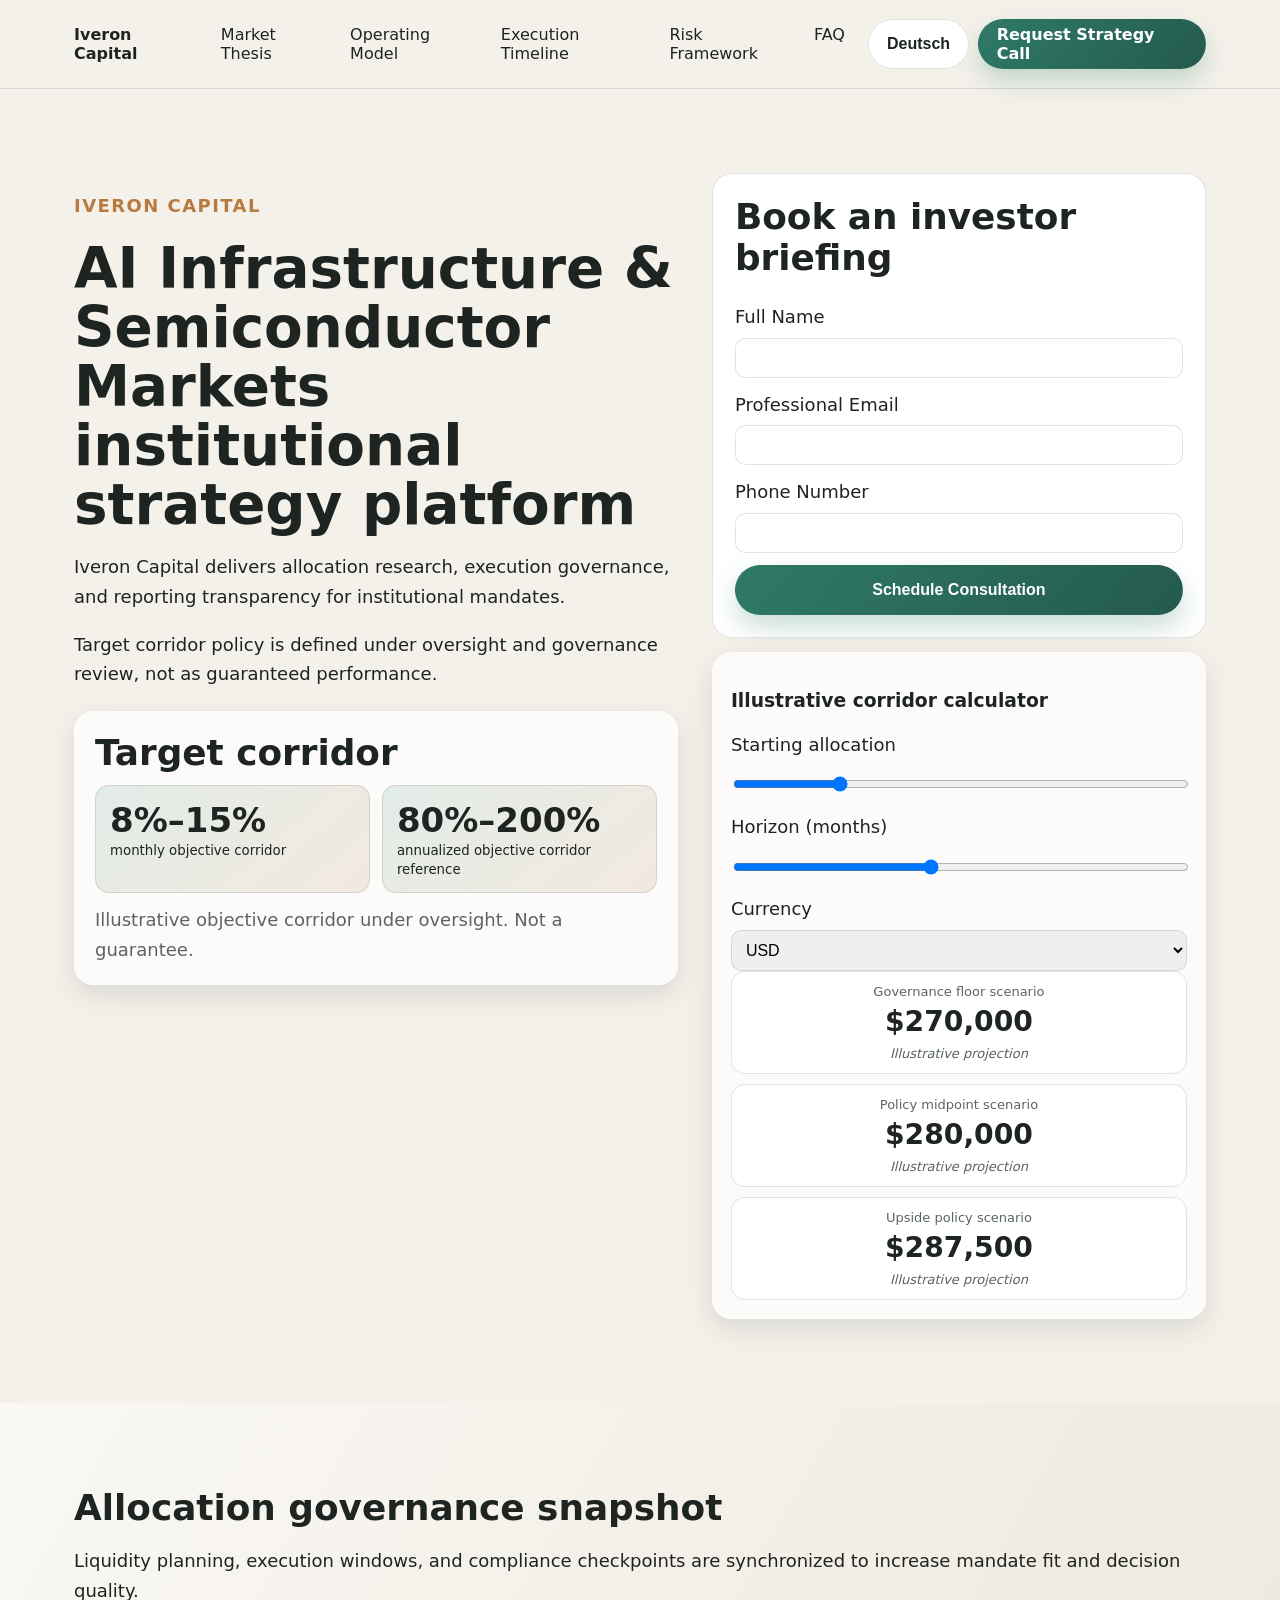
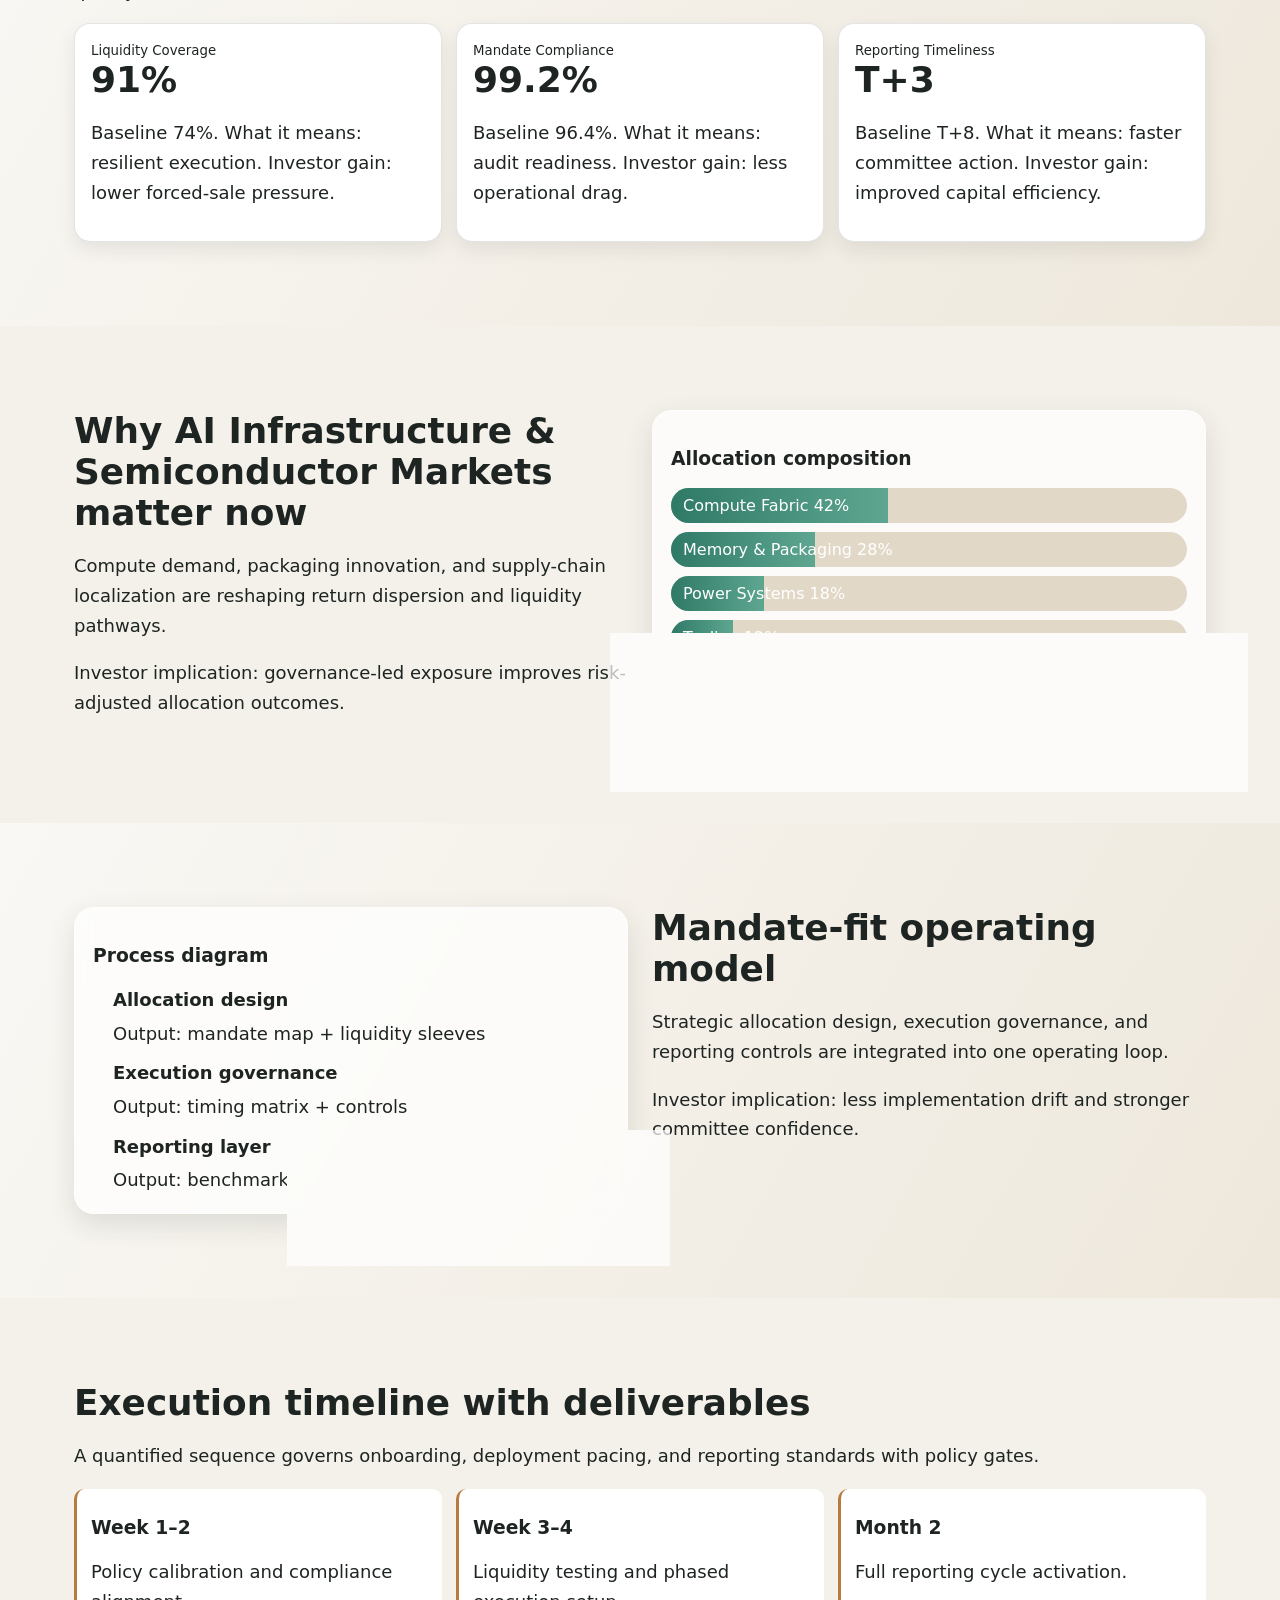
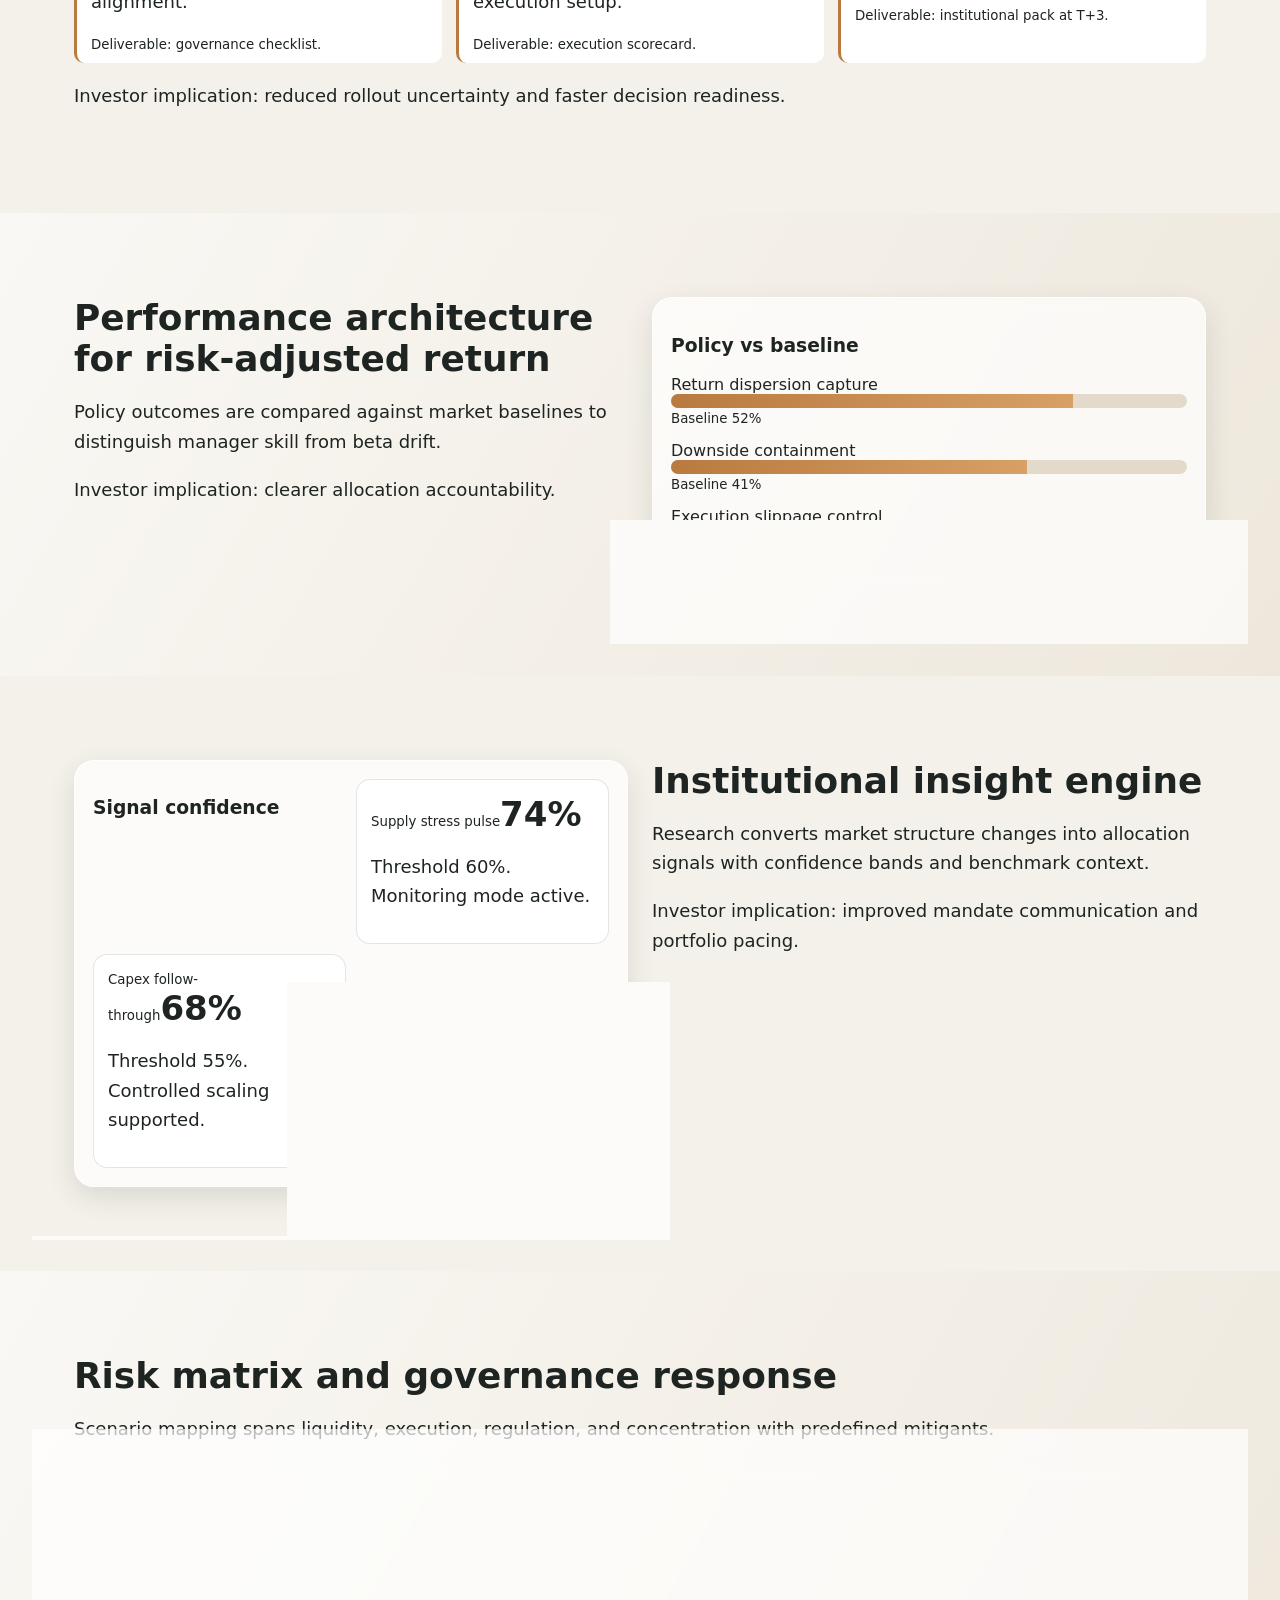
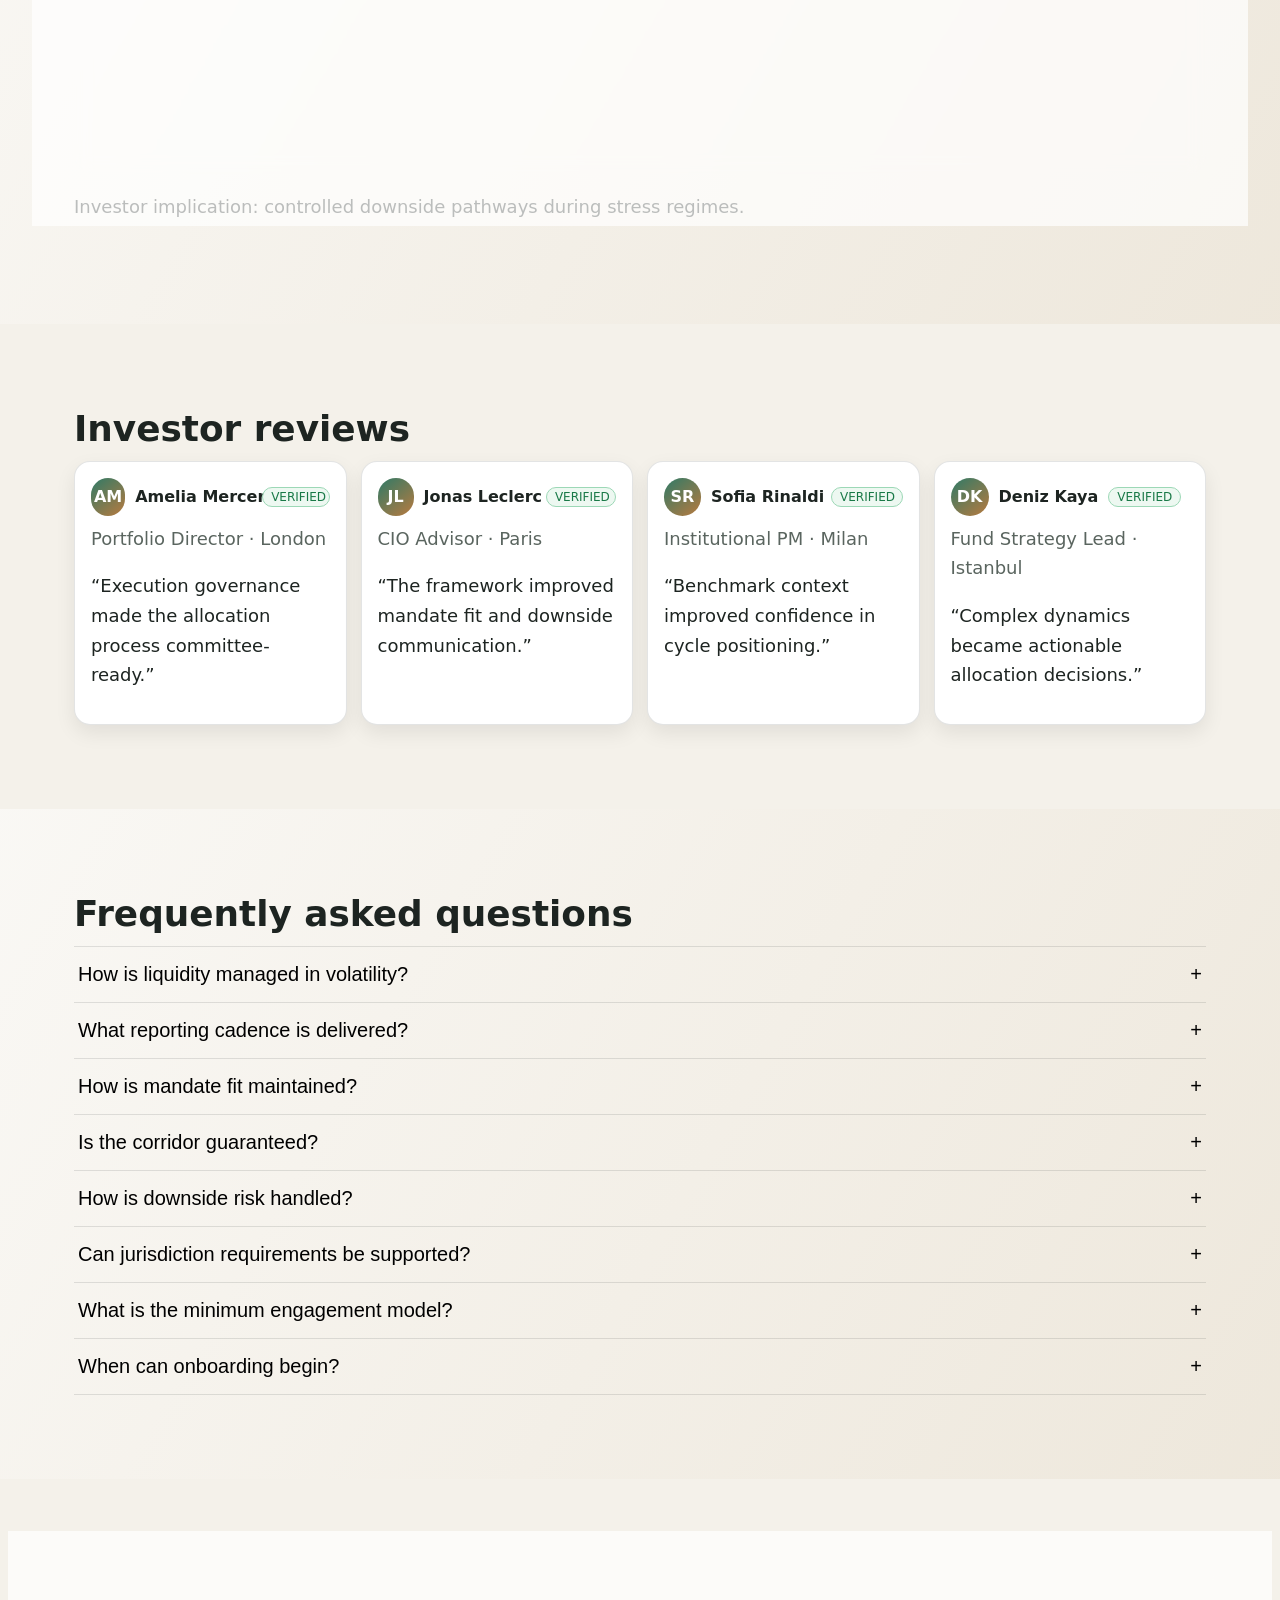
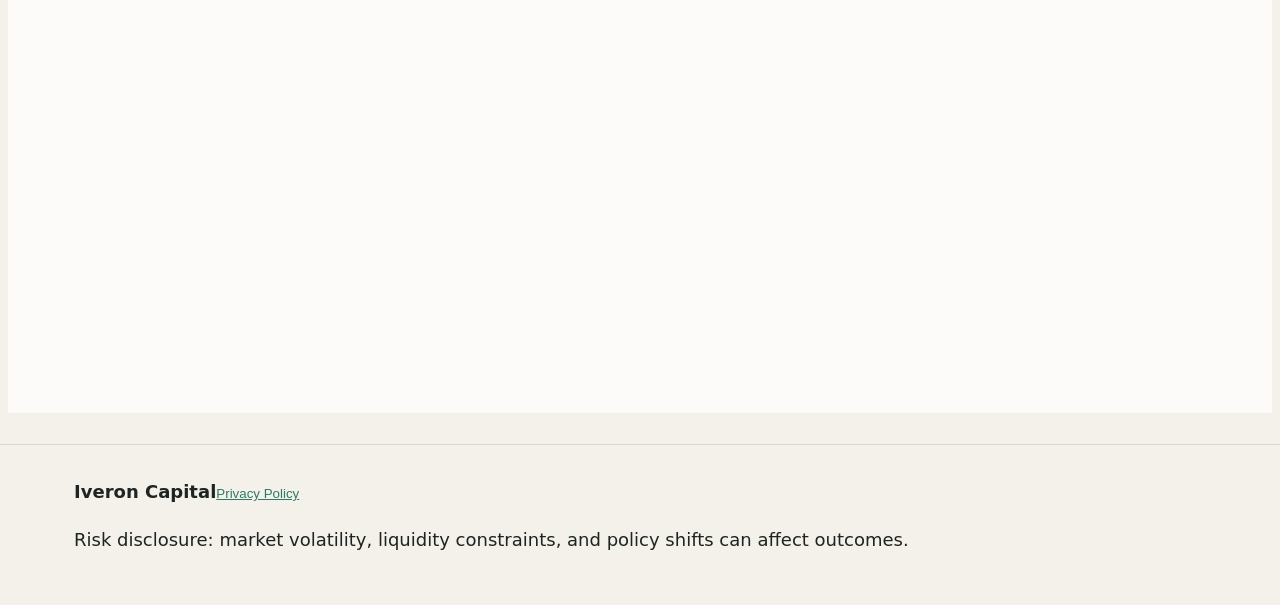
<file: de/index.html>
<!doctype html>
<html lang="de">
<head>
<meta charset="utf-8"><meta name="viewport" content="width=device-width, initial-scale=1">
<title>Iveron Capital | KI-Infrastruktur- und Halbleitermärkte für Institutionen</title><meta name="description" content="Institutionelle Plattform für KI-Infrastruktur und Halbleitermärkte mit Governance, Risikosteuerung und Lead-Generierung.">
<link rel="canonical" href="https://iveroncapital.com/de/index.html">
<meta property="og:title" content="Iveron Capital | KI-Infrastruktur- und Halbleitermärkte für Institutionen"><meta property="og:description" content="Institutionelle Plattform für KI-Infrastruktur und Halbleitermärkte mit Governance, Risikosteuerung und Lead-Generierung."><meta property="og:type" content="website"><meta property="og:url" content="https://iveroncapital.com/de/index.html">
<meta name="twitter:card" content="summary_large_image"><meta name="twitter:title" content="Iveron Capital | KI-Infrastruktur- und Halbleitermärkte für Institutionen"><meta name="twitter:description" content="Institutionelle Plattform für KI-Infrastruktur und Halbleitermärkte mit Governance, Risikosteuerung und Lead-Generierung.">
<link rel="alternate" hreflang="en" href="https://iveroncapital.com/index.html"><link rel="alternate" hreflang="de" href="https://iveroncapital.com/de/index.html"><link rel="alternate" hreflang="fr" href="https://iveroncapital.com/fr/index.html"><link rel="alternate" hreflang="es" href="https://iveroncapital.com/es/index.html"><link rel="alternate" hreflang="it" href="https://iveroncapital.com/it/index.html"><link rel="alternate" hreflang="tr" href="https://iveroncapital.com/tr/index.html"><link rel="alternate" hreflang="pt" href="https://iveroncapital.com/pt/index.html"><link rel="alternate" hreflang="ja" href="https://iveroncapital.com/jp/index.html"><link rel="alternate" hreflang="sk" href="https://iveroncapital.com/sk/index.html"><link rel="alternate" hreflang="nl-BE" href="https://iveroncapital.com/be/index.html"><link rel="alternate" hreflang="x-default" href="https://iveroncapital.com/index.html">
<link rel="stylesheet" href="../assets/style.css">
<script type="application/ld+json">{"@context":"https://schema.org","@graph":[{"@type":"Organization","name":"Iveron Capital","url":"https://iveroncapital.com"},{"@type":"WebSite","name":"Iveron Capital","url":"https://iveroncapital.com"},{"@type":"FAQPage","mainEntity":[{"@type":"Question","name":"Governance?","acceptedAnswer":{"@type":"Answer","text":"Oversight first."}}]},{"@type":"Review","author":{"@type":"Person","name":"Amelia Mercer"},"reviewBody":"Institutional quality.","reviewRating":{"@type":"Rating","ratingValue":"5"}}]}</script>
</head>
<body>
<header class="site-header"><div class="container nav-shell"><a class="brand" href="../index.html">Iveron Capital</a><nav class="desktop-nav"><a href="#market">Market Thesis</a><a href="#model">Operating Model</a><a href="#timeline">Execution Timeline</a><a href="#risk">Risk Framework</a><a href="#faq">FAQ</a></nav><div class="actions"><div class="lang-wrap"><button class="lang-toggle" aria-expanded="false">Deutsch</button><div class="lang-menu"><a href="../index.html"><span>🇬🇧</span>English</a><a href="../de/index.html"><span>🇩🇪</span>Deutsch</a><a href="../fr/index.html"><span>🇫🇷</span>Français</a><a href="../es/index.html"><span>🇪🇸</span>Español</a><a href="../it/index.html"><span>🇮🇹</span>Italiano</a><a href="../tr/index.html"><span>🇹🇷</span>Türkçe</a><a href="../pt/index.html"><span>🇵🇹</span>Português</a><a href="../jp/index.html"><span>🇯🇵</span>日本語</a><a href="../sk/index.html"><span>🇸🇰</span>Slovenčina</a><a href="../be/index.html"><span>🇧🇪</span>Belgium</a></div></div><a class="btn" href="#lead-final">Request Strategy Call</a><button class="burger" aria-label="Menu" aria-expanded="false">☰</button></div></div></header>
<div class="mobile-drawer" aria-hidden="true"><div class="drawer-panel" role="dialog" aria-modal="true"><button class="drawer-close" aria-label="Close">✕</button><nav class="drawer-nav"><a href="#market">Market Thesis</a><a href="#model">Operating Model</a><a href="#timeline">Execution Timeline</a><a href="#risk">Risk Framework</a><a href="#faq">FAQ</a></nav><div class="drawer-lang"><a href="../index.html">English</a>
<a href="../de/index.html">Deutsch</a>
<a href="../fr/index.html">Français</a>
<a href="../es/index.html">Español</a>
<a href="../it/index.html">Italiano</a>
<a href="../tr/index.html">Türkçe</a>
<a href="../pt/index.html">Português</a>
<a href="../jp/index.html">日本語</a>
<a href="../sk/index.html">Slovenčina</a>
<a href="../be/index.html">Belgium</a></div><a class="btn" href="#lead-final">Request Strategy Call</a></div></div>
<main>
<section class="hero section"><div class="container hero-grid"><div><p class="eyebrow">Iveron Capital</p><h1>AI Infrastructure & Semiconductor Markets institutional strategy platform</h1><p>Iveron Capital delivers allocation research, execution governance, and reporting transparency for institutional mandates.</p><p>Target corridor policy is defined under oversight and governance review, not as guaranteed performance.</p><div class="corridor-card glass"><h2>Target corridor</h2><div class="corridor-metrics"><div><span>8%–15%</span><small>monthly objective corridor</small></div><div><span>80%–200%</span><small>annualized objective corridor reference</small></div></div><p class="micro">Illustrative objective corridor under oversight. Not a guarantee.</p></div></div><div><form class="lead-form"><h2>Book an investor briefing</h2><label>Full Name<input type="text" required></label><label>Professional Email<input type="email" required></label><label>Phone Number<input type="tel" required></label><button class="btn" type="submit">Schedule Consultation</button></form><div class="calculator glass"><h3>Illustrative corridor calculator</h3><label>Starting allocation<input class="calc-capital" type="range" min="50000" max="1000000" value="250000"></label><label>Horizon (months)<input class="calc-horizon" type="range" min="3" max="24" value="12"></label><label>Currency<select class="calc-currency"><option value="$">USD</option><option value="€">EUR</option><option value="£">GBP</option></select></label><div class="calc-results"><article><small>Governance floor scenario</small><strong class="calc-value" data-rate="0.08">$270,000</strong><em>Illustrative projection</em></article><article><small>Policy midpoint scenario</small><strong class="calc-value" data-rate="0.12">$280,000</strong><em>Illustrative projection</em></article><article><small>Upside policy scenario</small><strong class="calc-value" data-rate="0.15">$295,000</strong><em>Illustrative projection</em></article></div></div></div></div></section>
<section class="section alt"><div class="container"><h2>Allocation governance snapshot</h2><p>Liquidity planning, execution windows, and compliance checkpoints are synchronized to increase mandate fit and decision quality.</p><div class="kpi-strip"><article><small>Liquidity Coverage</small><strong>91%</strong><p>Baseline 74%. What it means: resilient execution. Investor gain: lower forced-sale pressure.</p></article><article><small>Mandate Compliance</small><strong>99.2%</strong><p>Baseline 96.4%. What it means: audit readiness. Investor gain: less operational drag.</p></article><article><small>Reporting Timeliness</small><strong>T+3</strong><p>Baseline T+8. What it means: faster committee action. Investor gain: improved capital efficiency.</p></article></div></div></section>
<section class="section" id="market"><div class="container two-col"><div><h2>Why AI Infrastructure & Semiconductor Markets matter now</h2><p>Compute demand, packaging innovation, and supply-chain localization are reshaping return dispersion and liquidity pathways.</p><p>Investor implication: governance-led exposure improves risk-adjusted allocation outcomes.</p></div><div class="stacked-bars glass"><h3>Allocation composition</h3><div class="bar"><span style="width:42%">Compute Fabric 42%</span></div><div class="bar"><span style="width:28%">Memory & Packaging 28%</span></div><div class="bar"><span style="width:18%">Power Systems 18%</span></div><div class="bar"><span style="width:12%">Tooling 12%</span></div><p>Benchmark: global index exposure 21%.</p></div></div></section>
<section class="section alt" id="model"><div class="container two-col reverse"><div><h2>Mandate-fit operating model</h2><p>Strategic allocation design, execution governance, and reporting controls are integrated into one operating loop.</p><p>Investor implication: less implementation drift and stronger committee confidence.</p></div><div class="diagram glass"><h3>Process diagram</h3><ol><li><strong>Allocation design</strong><span>Output: mandate map + liquidity sleeves</span></li><li><strong>Execution governance</strong><span>Output: timing matrix + controls</span></li><li><strong>Reporting layer</strong><span>Output: benchmarked committee pack</span></li></ol></div></div></section>
<section class="section" id="timeline"><div class="container"><h2>Execution timeline with deliverables</h2><p>A quantified sequence governs onboarding, deployment pacing, and reporting standards with policy gates.</p><div class="timeline"><article><h3>Week 1–2</h3><p>Policy calibration and compliance alignment.</p><small>Deliverable: governance checklist.</small></article><article><h3>Week 3–4</h3><p>Liquidity testing and phased execution setup.</p><small>Deliverable: execution scorecard.</small></article><article><h3>Month 2</h3><p>Full reporting cycle activation.</p><small>Deliverable: institutional pack at T+3.</small></article></div><p>Investor implication: reduced rollout uncertainty and faster decision readiness.</p></div></section>
<section class="section alt"><div class="container two-col"><div><h2>Performance architecture for risk-adjusted return</h2><p>Policy outcomes are compared against market baselines to distinguish manager skill from beta drift.</p><p>Investor implication: clearer allocation accountability.</p></div><div class="dual-bars glass"><h3>Policy vs baseline</h3><div><span>Return dispersion capture</span><b><i style="width:78%"></i></b><small>Baseline 52%</small></div><div><span>Downside containment</span><b><i style="width:69%"></i></b><small>Baseline 41%</small></div><div><span>Execution slippage control</span><b><i style="width:83%"></i></b><small>Baseline 57%</small></div></div></div></section>
<section class="section"><div class="container two-col reverse"><div><h2>Institutional insight engine</h2><p>Research converts market structure changes into allocation signals with confidence bands and benchmark context.</p><p>Investor implication: improved mandate communication and portfolio pacing.</p></div><div class="radials glass"><h3>Signal confidence</h3><article><small>Supply stress pulse</small><strong>74%</strong><p>Threshold 60%. Monitoring mode active.</p></article><article><small>Capex follow-through</small><strong>68%</strong><p>Threshold 55%. Controlled scaling supported.</p></article></div></div></section>
<section class="section alt" id="risk"><div class="container"><h2>Risk matrix and governance response</h2><p>Scenario mapping spans liquidity, execution, regulation, and concentration with predefined mitigants.</p><div class="risk-matrix glass"><div><h3>Low impact / low probability</h3><p>Routine policy updates.</p></div><div><h3>High impact / low probability</h3><p>Cross-border controls; legal escalation.</p></div><div><h3>Low impact / high probability</h3><p>Spread widening; pacing shift.</p></div><div><h3>High impact / high probability</h3><p>Liquidity shock; exposure cap + committee alert.</p></div></div><p>Investor implication: controlled downside pathways during stress regimes.</p></div></section>
<section class="section"><div class="container"><h2>Investor reviews</h2><div class="reviews"><article class="review-card"><div class="review-head"><span class="avatar">AM</span><strong>Amelia Mercer</strong><span class="verified">VERIFIED</span></div><p class="review-title">Portfolio Director · London</p><p>“Execution governance made the allocation process committee-ready.”</p></article><article class="review-card"><div class="review-head"><span class="avatar">JL</span><strong>Jonas Leclerc</strong><span class="verified">VERIFIED</span></div><p class="review-title">CIO Advisor · Paris</p><p>“The framework improved mandate fit and downside communication.”</p></article><article class="review-card"><div class="review-head"><span class="avatar">SR</span><strong>Sofia Rinaldi</strong><span class="verified">VERIFIED</span></div><p class="review-title">Institutional PM · Milan</p><p>“Benchmark context improved confidence in cycle positioning.”</p></article><article class="review-card"><div class="review-head"><span class="avatar">DK</span><strong>Deniz Kaya</strong><span class="verified">VERIFIED</span></div><p class="review-title">Fund Strategy Lead · Istanbul</p><p>“Complex dynamics became actionable allocation decisions.”</p></article></div></div></section>
<section class="section alt" id="faq"><div class="container"><h2>Frequently asked questions</h2><div class="faq"><article class="faq-item"><button class="faq-question" aria-expanded="false"><span>How is liquidity managed in volatility?</span><span>+</span></button><div class="faq-answer"><p>Liquidity sleeves and pacing controls adapt deployment to market depth.</p></div></article><article class="faq-item"><button class="faq-question" aria-expanded="false"><span>What reporting cadence is delivered?</span><span>+</span></button><div class="faq-answer"><p>Monthly committee packs and quarterly policy recalibration sessions.</p></div></article><article class="faq-item"><button class="faq-question" aria-expanded="false"><span>How is mandate fit maintained?</span><span>+</span></button><div class="faq-answer"><p>Each stage maps to policy documents, controls, and compliance checkpoints.</p></div></article><article class="faq-item"><button class="faq-question" aria-expanded="false"><span>Is the corridor guaranteed?</span><span>+</span></button><div class="faq-answer"><p>No, it is an illustrative objective corridor under oversight.</p></div></article><article class="faq-item"><button class="faq-question" aria-expanded="false"><span>How is downside risk handled?</span><span>+</span></button><div class="faq-answer"><p>Exposure caps, diversification layers, and escalation triggers are enforced.</p></div></article><article class="faq-item"><button class="faq-question" aria-expanded="false"><span>Can jurisdiction requirements be supported?</span><span>+</span></button><div class="faq-answer"><p>Yes, reporting and disclosure can align to local governance requirements.</p></div></article><article class="faq-item"><button class="faq-question" aria-expanded="false"><span>What is the minimum engagement model?</span><span>+</span></button><div class="faq-answer"><p>Strategy review, mandate fit assessment, and implementation map.</p></div></article><article class="faq-item"><button class="faq-question" aria-expanded="false"><span>When can onboarding begin?</span><span>+</span></button><div class="faq-answer"><p>Usually within two weeks after legal and compliance completion.</p></div></article></div></div></section>
<section class="section" id="lead-final"><div class="container cta-panel glass"><div><h2>Position your mandate for the next semiconductor cycle</h2><p>Discuss allocation fit, governance requirements, and reporting cadence with our strategy team.</p></div><form class="lead-form"><label>Full Name<input type="text" required></label><label>Professional Email<input type="email" required></label><label>Phone Number<input type="tel" required></label><button class="btn" type="submit">Schedule Consultation</button></form></div></section>
</main>
<footer class="site-footer"><div class="container"><strong>Iveron Capital</strong><button class="privacy-link" data-open-modal>Privacy Policy</button><p>Risk disclosure: market volatility, liquidity constraints, and policy shifts can affect outcomes.</p></div></footer>
<div class="modal" aria-hidden="true"><div class="modal-panel" role="dialog" aria-modal="true"><button class="modal-x" aria-label="Close">✕</button><h2>Privacy Policy</h2><div class="modal-content"><section><h3>Introduction</h3><p>Institutional inquiry data is processed for advisory workflows and governance controls.</p></section><section><h3>Data collection</h3><p>We collect submitted contact details and interaction metadata.</p></section><section><h3>Legal basis</h3><p>Processing is based on legitimate interest and contractual pre-engagement steps.</p></section><section><h3>Cookies</h3><p>Essential analytics cookies may be used for performance measurement.</p></section><section><h3>Retention</h3><p>Records are retained only as long as required for compliance and service obligations.</p></section><section><h3>Third-party sharing</h3><p>Data is shared only with regulated processors under contractual safeguards.</p></section><section><h3>Security</h3><p>Access controls, encryption, and audit logging are applied.</p></section><section><h3>User rights</h3><p>Users may request access, correction, deletion, or processing restrictions.</p></section><section><h3>International transfers</h3><p>Cross-border transfers rely on approved legal safeguards.</p></section><section><h3>Industry risk disclosure</h3><p>AI infrastructure and semiconductor markets are exposed to cyclical and policy risks.</p></section><section><h3>Contact</h3><p>privacy@iveroncapital.com</p></section></div><div class="modal-footer"><button class="btn secondary" data-close-modal>Close</button></div></div></div>
<script src="../assets/app.js" defer></script>
</body></html>
</file>
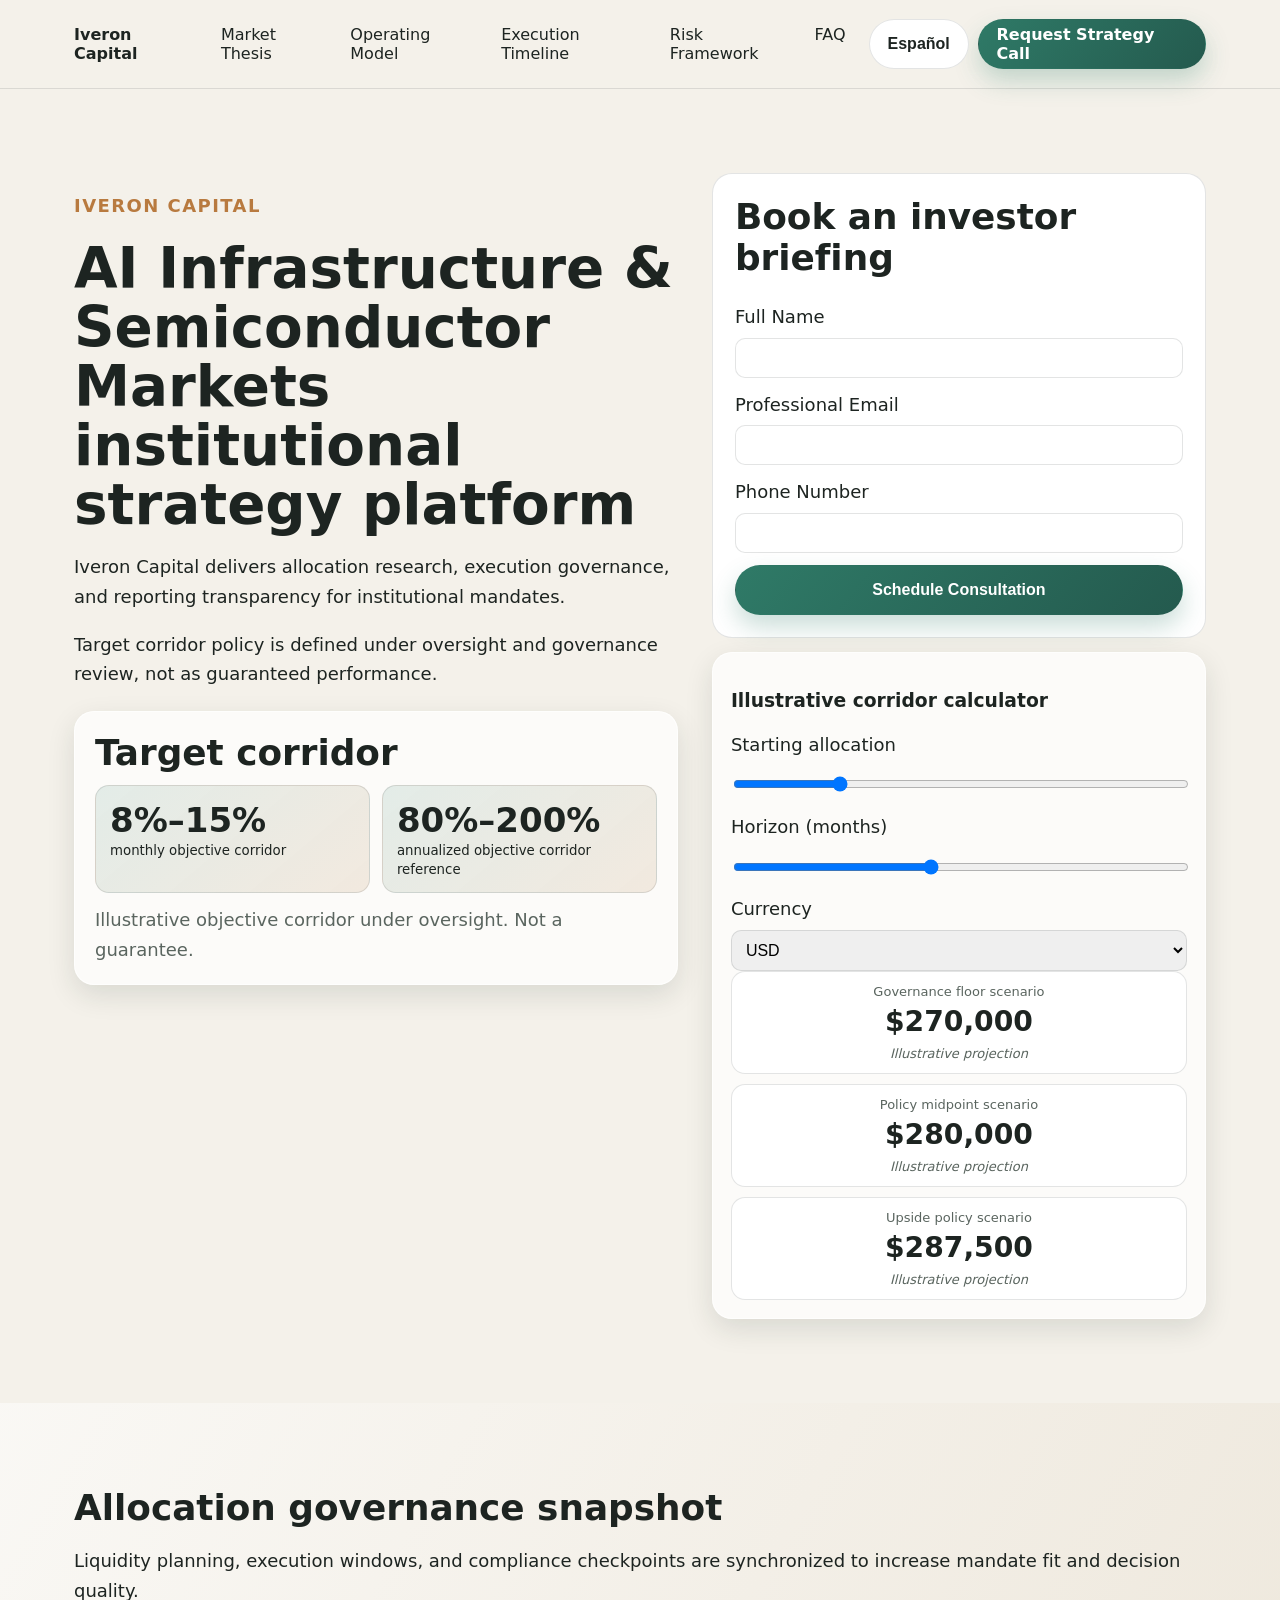
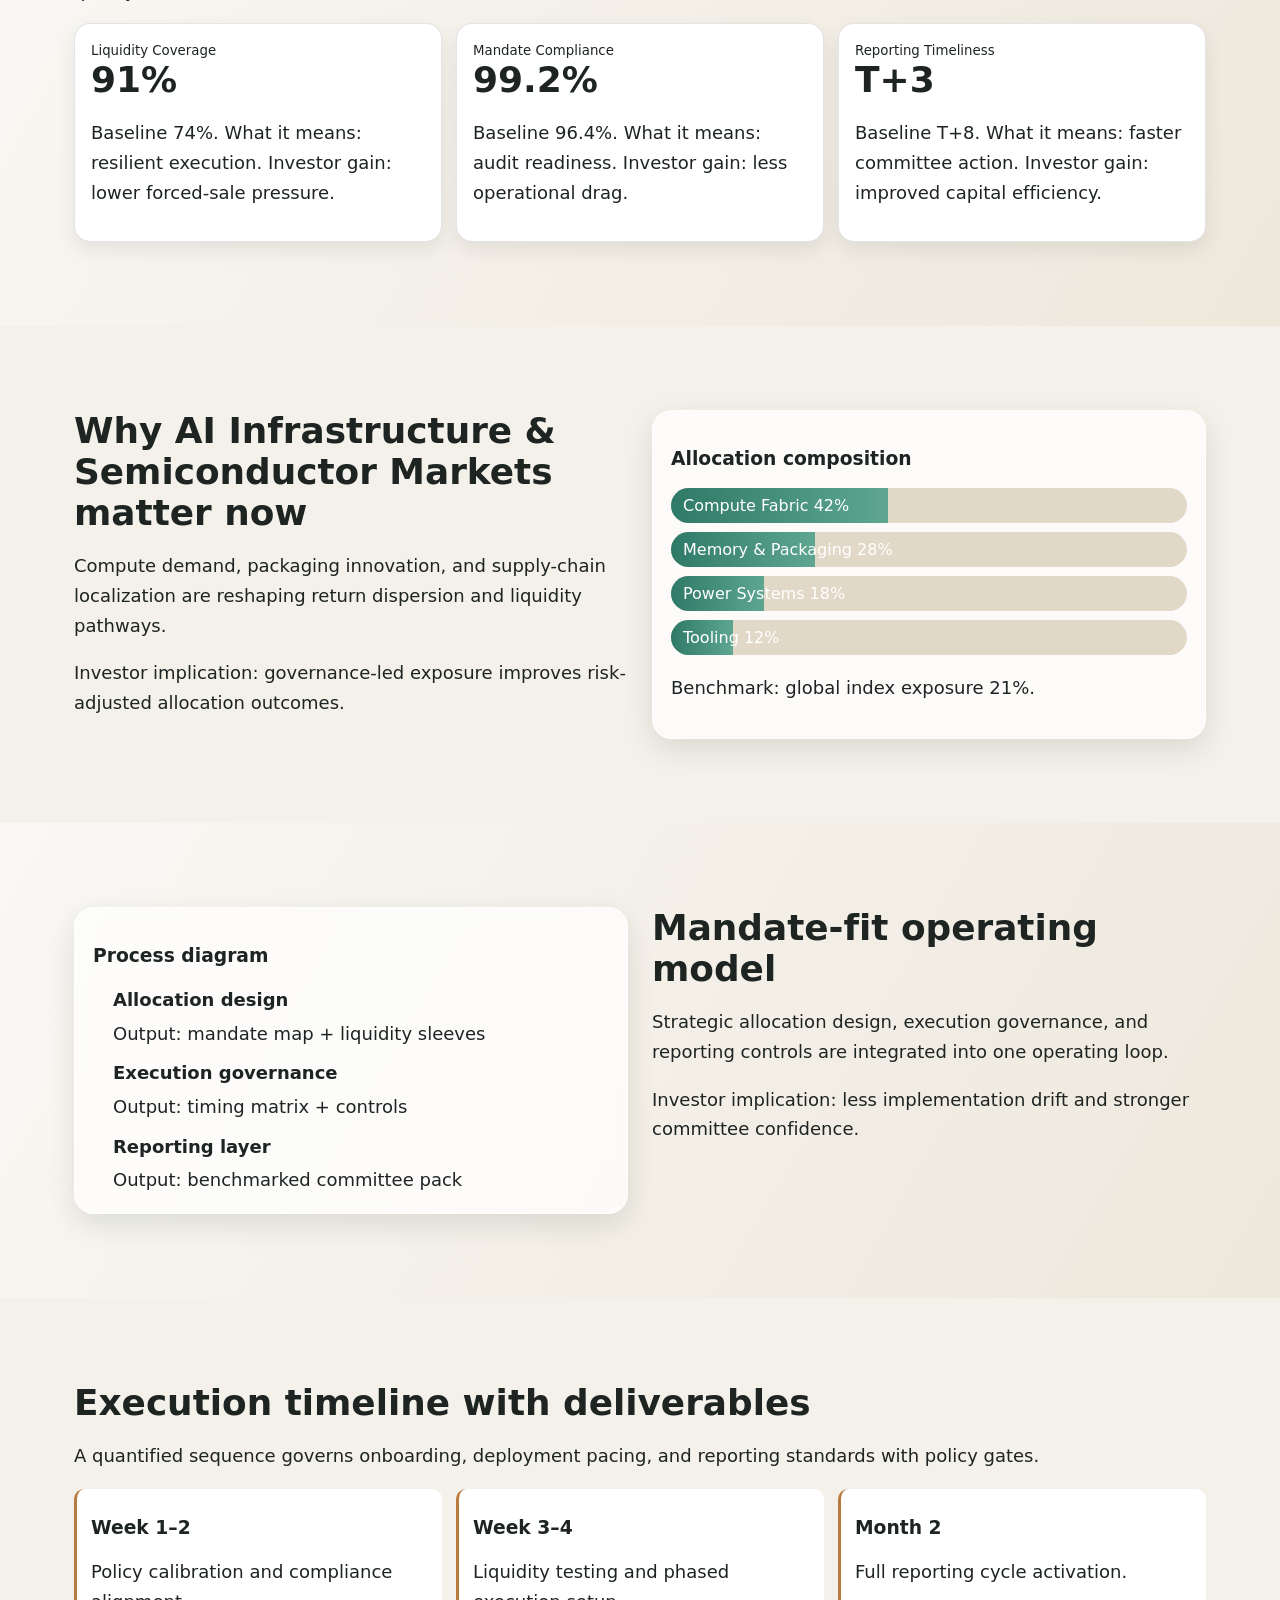
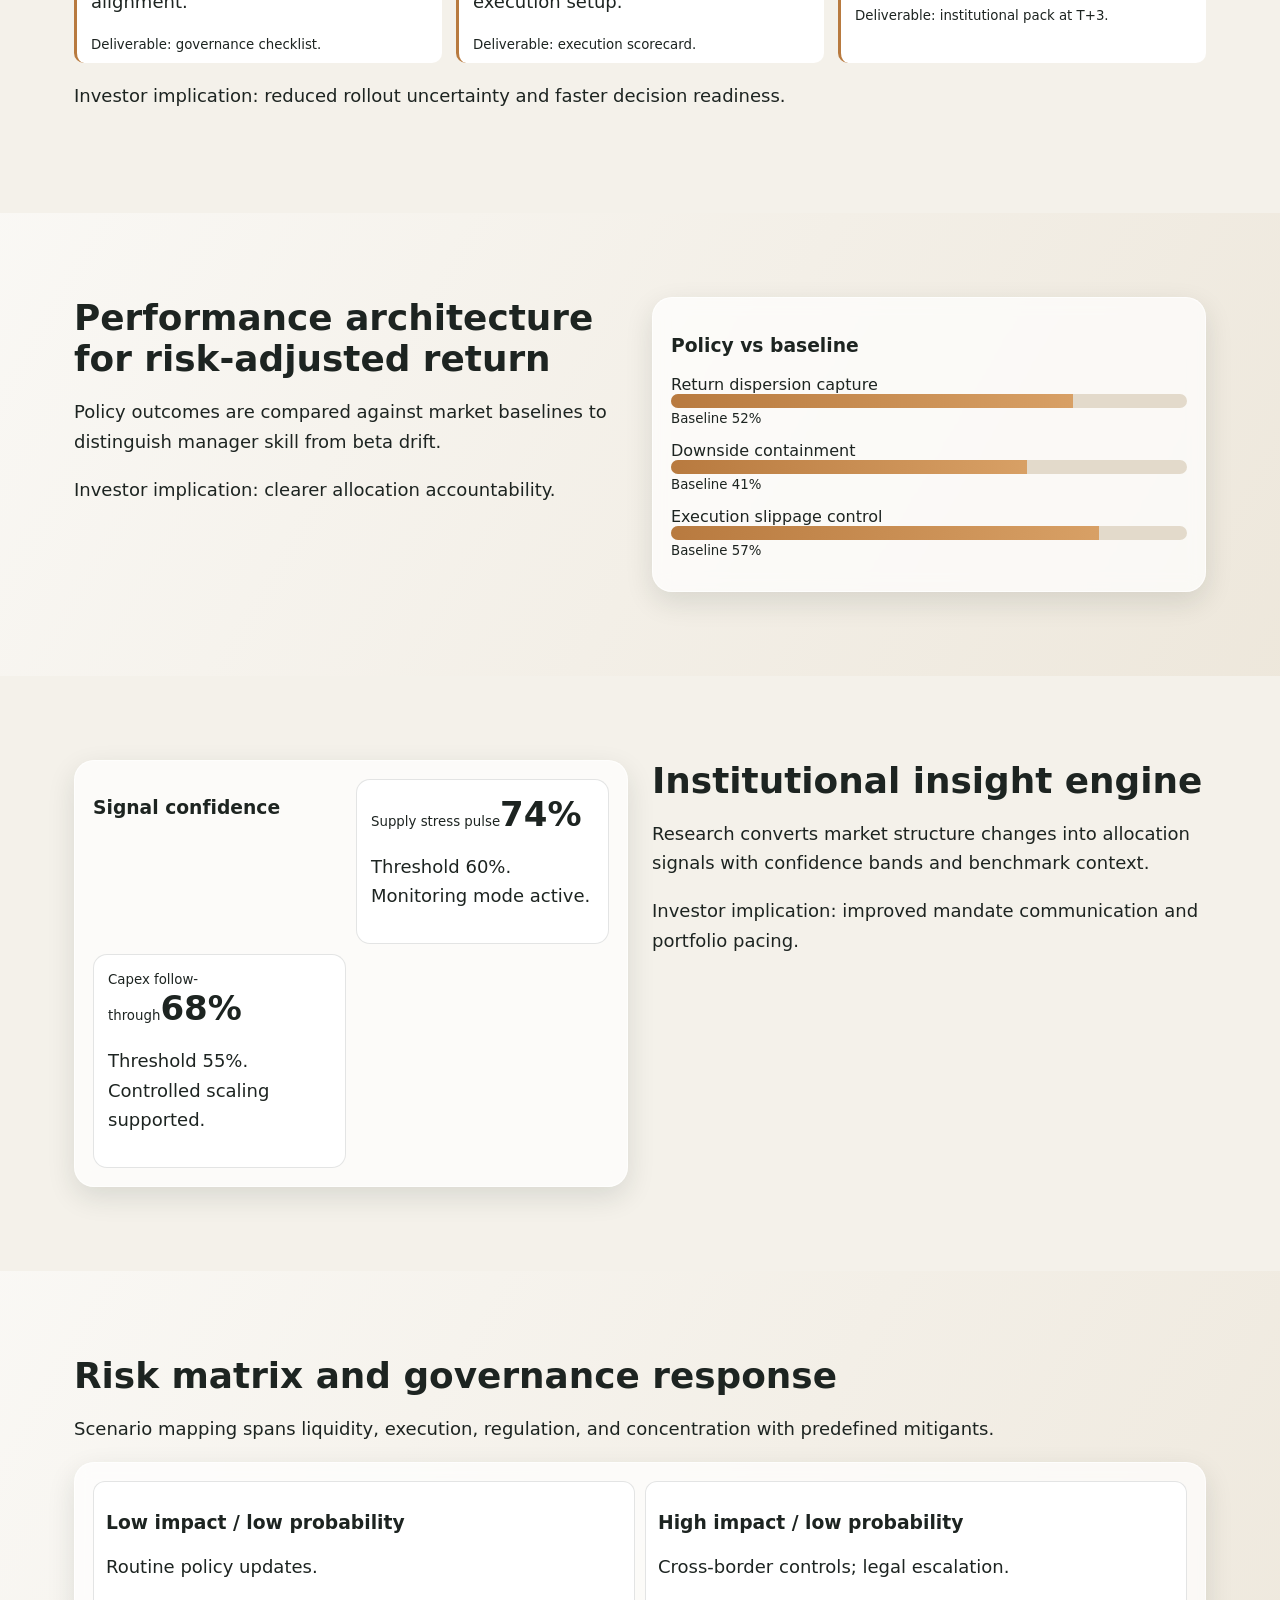
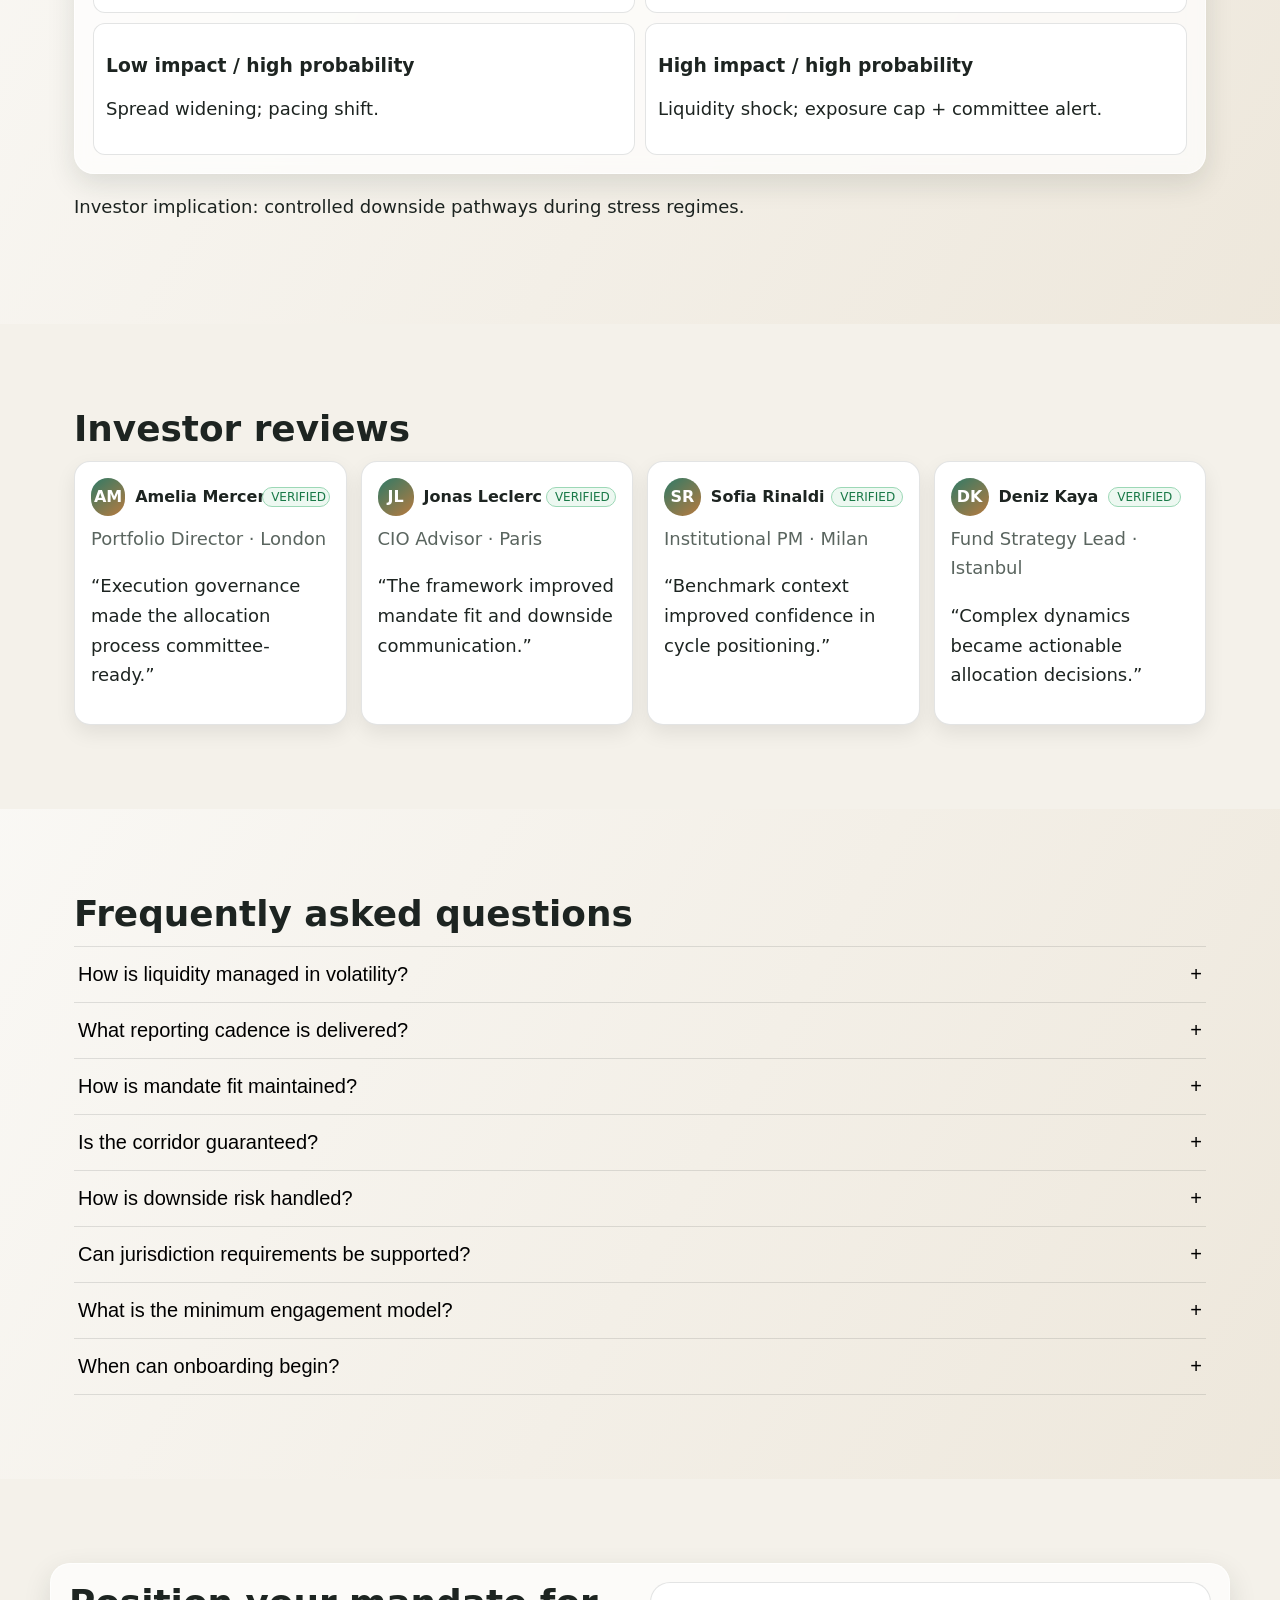
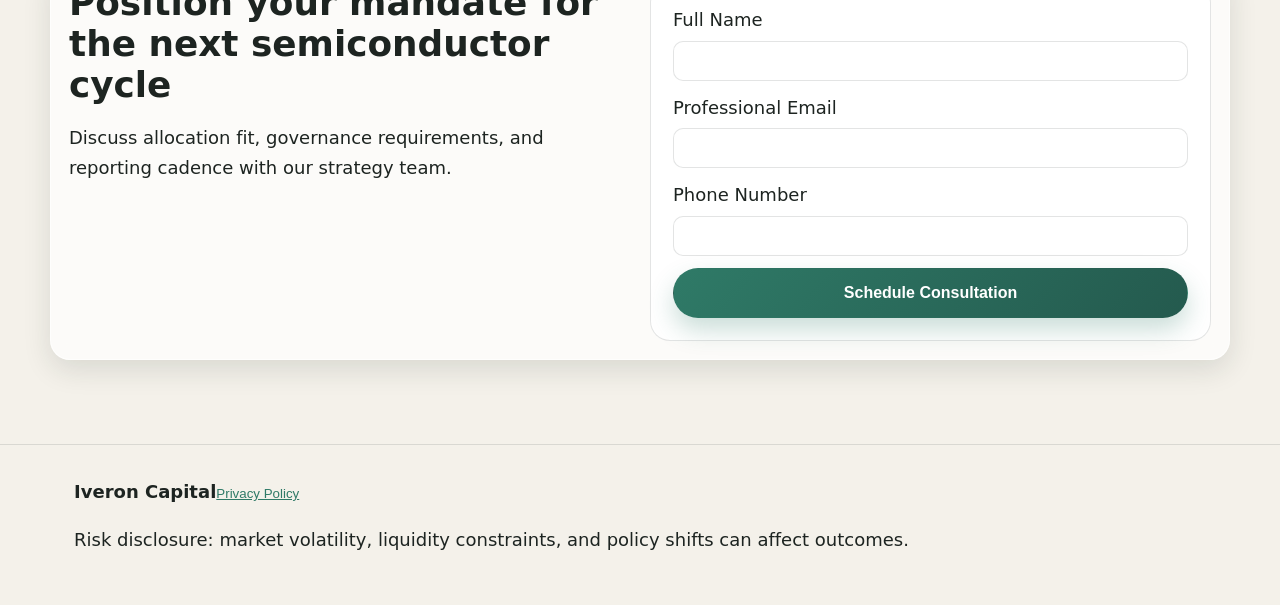
<file: es/index.html>
<!doctype html>
<html lang="es">
<head>
<meta charset="utf-8"><meta name="viewport" content="width=device-width, initial-scale=1">
<title>Iveron Capital | Infraestructura de IA y mercados de semiconductores</title><meta name="description" content="Plataforma institucional sobre infraestructura de IA y semiconductores con gobernanza y control de riesgo.">
<link rel="canonical" href="https://iveroncapital.com/es/index.html">
<meta property="og:title" content="Iveron Capital | Infraestructura de IA y mercados de semiconductores"><meta property="og:description" content="Plataforma institucional sobre infraestructura de IA y semiconductores con gobernanza y control de riesgo."><meta property="og:type" content="website"><meta property="og:url" content="https://iveroncapital.com/es/index.html">
<meta name="twitter:card" content="summary_large_image"><meta name="twitter:title" content="Iveron Capital | Infraestructura de IA y mercados de semiconductores"><meta name="twitter:description" content="Plataforma institucional sobre infraestructura de IA y semiconductores con gobernanza y control de riesgo.">
<link rel="alternate" hreflang="en" href="https://iveroncapital.com/index.html"><link rel="alternate" hreflang="de" href="https://iveroncapital.com/de/index.html"><link rel="alternate" hreflang="fr" href="https://iveroncapital.com/fr/index.html"><link rel="alternate" hreflang="es" href="https://iveroncapital.com/es/index.html"><link rel="alternate" hreflang="it" href="https://iveroncapital.com/it/index.html"><link rel="alternate" hreflang="tr" href="https://iveroncapital.com/tr/index.html"><link rel="alternate" hreflang="pt" href="https://iveroncapital.com/pt/index.html"><link rel="alternate" hreflang="ja" href="https://iveroncapital.com/jp/index.html"><link rel="alternate" hreflang="sk" href="https://iveroncapital.com/sk/index.html"><link rel="alternate" hreflang="nl-BE" href="https://iveroncapital.com/be/index.html"><link rel="alternate" hreflang="x-default" href="https://iveroncapital.com/index.html">
<link rel="stylesheet" href="../assets/style.css">
<script type="application/ld+json">{"@context":"https://schema.org","@graph":[{"@type":"Organization","name":"Iveron Capital","url":"https://iveroncapital.com"},{"@type":"WebSite","name":"Iveron Capital","url":"https://iveroncapital.com"},{"@type":"FAQPage","mainEntity":[{"@type":"Question","name":"Governance?","acceptedAnswer":{"@type":"Answer","text":"Oversight first."}}]},{"@type":"Review","author":{"@type":"Person","name":"Amelia Mercer"},"reviewBody":"Institutional quality.","reviewRating":{"@type":"Rating","ratingValue":"5"}}]}</script>
</head>
<body>
<header class="site-header"><div class="container nav-shell"><a class="brand" href="../index.html">Iveron Capital</a><nav class="desktop-nav"><a href="#market">Market Thesis</a><a href="#model">Operating Model</a><a href="#timeline">Execution Timeline</a><a href="#risk">Risk Framework</a><a href="#faq">FAQ</a></nav><div class="actions"><div class="lang-wrap"><button class="lang-toggle" aria-expanded="false">Español</button><div class="lang-menu"><a href="../index.html"><span>🇬🇧</span>English</a><a href="../de/index.html"><span>🇩🇪</span>Deutsch</a><a href="../fr/index.html"><span>🇫🇷</span>Français</a><a href="../es/index.html"><span>🇪🇸</span>Español</a><a href="../it/index.html"><span>🇮🇹</span>Italiano</a><a href="../tr/index.html"><span>🇹🇷</span>Türkçe</a><a href="../pt/index.html"><span>🇵🇹</span>Português</a><a href="../jp/index.html"><span>🇯🇵</span>日本語</a><a href="../sk/index.html"><span>🇸🇰</span>Slovenčina</a><a href="../be/index.html"><span>🇧🇪</span>Belgium</a></div></div><a class="btn" href="#lead-final">Request Strategy Call</a><button class="burger" aria-label="Menu" aria-expanded="false">☰</button></div></div></header>
<div class="mobile-drawer" aria-hidden="true"><div class="drawer-panel" role="dialog" aria-modal="true"><button class="drawer-close" aria-label="Close">✕</button><nav class="drawer-nav"><a href="#market">Market Thesis</a><a href="#model">Operating Model</a><a href="#timeline">Execution Timeline</a><a href="#risk">Risk Framework</a><a href="#faq">FAQ</a></nav><div class="drawer-lang"><a href="../index.html">English</a>
<a href="../de/index.html">Deutsch</a>
<a href="../fr/index.html">Français</a>
<a href="../es/index.html">Español</a>
<a href="../it/index.html">Italiano</a>
<a href="../tr/index.html">Türkçe</a>
<a href="../pt/index.html">Português</a>
<a href="../jp/index.html">日本語</a>
<a href="../sk/index.html">Slovenčina</a>
<a href="../be/index.html">Belgium</a></div><a class="btn" href="#lead-final">Request Strategy Call</a></div></div>
<main>
<section class="hero section"><div class="container hero-grid"><div><p class="eyebrow">Iveron Capital</p><h1>AI Infrastructure & Semiconductor Markets institutional strategy platform</h1><p>Iveron Capital delivers allocation research, execution governance, and reporting transparency for institutional mandates.</p><p>Target corridor policy is defined under oversight and governance review, not as guaranteed performance.</p><div class="corridor-card glass"><h2>Target corridor</h2><div class="corridor-metrics"><div><span>8%–15%</span><small>monthly objective corridor</small></div><div><span>80%–200%</span><small>annualized objective corridor reference</small></div></div><p class="micro">Illustrative objective corridor under oversight. Not a guarantee.</p></div></div><div><form class="lead-form"><h2>Book an investor briefing</h2><label>Full Name<input type="text" required></label><label>Professional Email<input type="email" required></label><label>Phone Number<input type="tel" required></label><button class="btn" type="submit">Schedule Consultation</button></form><div class="calculator glass"><h3>Illustrative corridor calculator</h3><label>Starting allocation<input class="calc-capital" type="range" min="50000" max="1000000" value="250000"></label><label>Horizon (months)<input class="calc-horizon" type="range" min="3" max="24" value="12"></label><label>Currency<select class="calc-currency"><option value="$">USD</option><option value="€">EUR</option><option value="£">GBP</option></select></label><div class="calc-results"><article><small>Governance floor scenario</small><strong class="calc-value" data-rate="0.08">$270,000</strong><em>Illustrative projection</em></article><article><small>Policy midpoint scenario</small><strong class="calc-value" data-rate="0.12">$280,000</strong><em>Illustrative projection</em></article><article><small>Upside policy scenario</small><strong class="calc-value" data-rate="0.15">$295,000</strong><em>Illustrative projection</em></article></div></div></div></div></section>
<section class="section alt"><div class="container"><h2>Allocation governance snapshot</h2><p>Liquidity planning, execution windows, and compliance checkpoints are synchronized to increase mandate fit and decision quality.</p><div class="kpi-strip"><article><small>Liquidity Coverage</small><strong>91%</strong><p>Baseline 74%. What it means: resilient execution. Investor gain: lower forced-sale pressure.</p></article><article><small>Mandate Compliance</small><strong>99.2%</strong><p>Baseline 96.4%. What it means: audit readiness. Investor gain: less operational drag.</p></article><article><small>Reporting Timeliness</small><strong>T+3</strong><p>Baseline T+8. What it means: faster committee action. Investor gain: improved capital efficiency.</p></article></div></div></section>
<section class="section" id="market"><div class="container two-col"><div><h2>Why AI Infrastructure & Semiconductor Markets matter now</h2><p>Compute demand, packaging innovation, and supply-chain localization are reshaping return dispersion and liquidity pathways.</p><p>Investor implication: governance-led exposure improves risk-adjusted allocation outcomes.</p></div><div class="stacked-bars glass"><h3>Allocation composition</h3><div class="bar"><span style="width:42%">Compute Fabric 42%</span></div><div class="bar"><span style="width:28%">Memory & Packaging 28%</span></div><div class="bar"><span style="width:18%">Power Systems 18%</span></div><div class="bar"><span style="width:12%">Tooling 12%</span></div><p>Benchmark: global index exposure 21%.</p></div></div></section>
<section class="section alt" id="model"><div class="container two-col reverse"><div><h2>Mandate-fit operating model</h2><p>Strategic allocation design, execution governance, and reporting controls are integrated into one operating loop.</p><p>Investor implication: less implementation drift and stronger committee confidence.</p></div><div class="diagram glass"><h3>Process diagram</h3><ol><li><strong>Allocation design</strong><span>Output: mandate map + liquidity sleeves</span></li><li><strong>Execution governance</strong><span>Output: timing matrix + controls</span></li><li><strong>Reporting layer</strong><span>Output: benchmarked committee pack</span></li></ol></div></div></section>
<section class="section" id="timeline"><div class="container"><h2>Execution timeline with deliverables</h2><p>A quantified sequence governs onboarding, deployment pacing, and reporting standards with policy gates.</p><div class="timeline"><article><h3>Week 1–2</h3><p>Policy calibration and compliance alignment.</p><small>Deliverable: governance checklist.</small></article><article><h3>Week 3–4</h3><p>Liquidity testing and phased execution setup.</p><small>Deliverable: execution scorecard.</small></article><article><h3>Month 2</h3><p>Full reporting cycle activation.</p><small>Deliverable: institutional pack at T+3.</small></article></div><p>Investor implication: reduced rollout uncertainty and faster decision readiness.</p></div></section>
<section class="section alt"><div class="container two-col"><div><h2>Performance architecture for risk-adjusted return</h2><p>Policy outcomes are compared against market baselines to distinguish manager skill from beta drift.</p><p>Investor implication: clearer allocation accountability.</p></div><div class="dual-bars glass"><h3>Policy vs baseline</h3><div><span>Return dispersion capture</span><b><i style="width:78%"></i></b><small>Baseline 52%</small></div><div><span>Downside containment</span><b><i style="width:69%"></i></b><small>Baseline 41%</small></div><div><span>Execution slippage control</span><b><i style="width:83%"></i></b><small>Baseline 57%</small></div></div></div></section>
<section class="section"><div class="container two-col reverse"><div><h2>Institutional insight engine</h2><p>Research converts market structure changes into allocation signals with confidence bands and benchmark context.</p><p>Investor implication: improved mandate communication and portfolio pacing.</p></div><div class="radials glass"><h3>Signal confidence</h3><article><small>Supply stress pulse</small><strong>74%</strong><p>Threshold 60%. Monitoring mode active.</p></article><article><small>Capex follow-through</small><strong>68%</strong><p>Threshold 55%. Controlled scaling supported.</p></article></div></div></section>
<section class="section alt" id="risk"><div class="container"><h2>Risk matrix and governance response</h2><p>Scenario mapping spans liquidity, execution, regulation, and concentration with predefined mitigants.</p><div class="risk-matrix glass"><div><h3>Low impact / low probability</h3><p>Routine policy updates.</p></div><div><h3>High impact / low probability</h3><p>Cross-border controls; legal escalation.</p></div><div><h3>Low impact / high probability</h3><p>Spread widening; pacing shift.</p></div><div><h3>High impact / high probability</h3><p>Liquidity shock; exposure cap + committee alert.</p></div></div><p>Investor implication: controlled downside pathways during stress regimes.</p></div></section>
<section class="section"><div class="container"><h2>Investor reviews</h2><div class="reviews"><article class="review-card"><div class="review-head"><span class="avatar">AM</span><strong>Amelia Mercer</strong><span class="verified">VERIFIED</span></div><p class="review-title">Portfolio Director · London</p><p>“Execution governance made the allocation process committee-ready.”</p></article><article class="review-card"><div class="review-head"><span class="avatar">JL</span><strong>Jonas Leclerc</strong><span class="verified">VERIFIED</span></div><p class="review-title">CIO Advisor · Paris</p><p>“The framework improved mandate fit and downside communication.”</p></article><article class="review-card"><div class="review-head"><span class="avatar">SR</span><strong>Sofia Rinaldi</strong><span class="verified">VERIFIED</span></div><p class="review-title">Institutional PM · Milan</p><p>“Benchmark context improved confidence in cycle positioning.”</p></article><article class="review-card"><div class="review-head"><span class="avatar">DK</span><strong>Deniz Kaya</strong><span class="verified">VERIFIED</span></div><p class="review-title">Fund Strategy Lead · Istanbul</p><p>“Complex dynamics became actionable allocation decisions.”</p></article></div></div></section>
<section class="section alt" id="faq"><div class="container"><h2>Frequently asked questions</h2><div class="faq"><article class="faq-item"><button class="faq-question" aria-expanded="false"><span>How is liquidity managed in volatility?</span><span>+</span></button><div class="faq-answer"><p>Liquidity sleeves and pacing controls adapt deployment to market depth.</p></div></article><article class="faq-item"><button class="faq-question" aria-expanded="false"><span>What reporting cadence is delivered?</span><span>+</span></button><div class="faq-answer"><p>Monthly committee packs and quarterly policy recalibration sessions.</p></div></article><article class="faq-item"><button class="faq-question" aria-expanded="false"><span>How is mandate fit maintained?</span><span>+</span></button><div class="faq-answer"><p>Each stage maps to policy documents, controls, and compliance checkpoints.</p></div></article><article class="faq-item"><button class="faq-question" aria-expanded="false"><span>Is the corridor guaranteed?</span><span>+</span></button><div class="faq-answer"><p>No, it is an illustrative objective corridor under oversight.</p></div></article><article class="faq-item"><button class="faq-question" aria-expanded="false"><span>How is downside risk handled?</span><span>+</span></button><div class="faq-answer"><p>Exposure caps, diversification layers, and escalation triggers are enforced.</p></div></article><article class="faq-item"><button class="faq-question" aria-expanded="false"><span>Can jurisdiction requirements be supported?</span><span>+</span></button><div class="faq-answer"><p>Yes, reporting and disclosure can align to local governance requirements.</p></div></article><article class="faq-item"><button class="faq-question" aria-expanded="false"><span>What is the minimum engagement model?</span><span>+</span></button><div class="faq-answer"><p>Strategy review, mandate fit assessment, and implementation map.</p></div></article><article class="faq-item"><button class="faq-question" aria-expanded="false"><span>When can onboarding begin?</span><span>+</span></button><div class="faq-answer"><p>Usually within two weeks after legal and compliance completion.</p></div></article></div></div></section>
<section class="section" id="lead-final"><div class="container cta-panel glass"><div><h2>Position your mandate for the next semiconductor cycle</h2><p>Discuss allocation fit, governance requirements, and reporting cadence with our strategy team.</p></div><form class="lead-form"><label>Full Name<input type="text" required></label><label>Professional Email<input type="email" required></label><label>Phone Number<input type="tel" required></label><button class="btn" type="submit">Schedule Consultation</button></form></div></section>
</main>
<footer class="site-footer"><div class="container"><strong>Iveron Capital</strong><button class="privacy-link" data-open-modal>Privacy Policy</button><p>Risk disclosure: market volatility, liquidity constraints, and policy shifts can affect outcomes.</p></div></footer>
<div class="modal" aria-hidden="true"><div class="modal-panel" role="dialog" aria-modal="true"><button class="modal-x" aria-label="Close">✕</button><h2>Privacy Policy</h2><div class="modal-content"><section><h3>Introduction</h3><p>Institutional inquiry data is processed for advisory workflows and governance controls.</p></section><section><h3>Data collection</h3><p>We collect submitted contact details and interaction metadata.</p></section><section><h3>Legal basis</h3><p>Processing is based on legitimate interest and contractual pre-engagement steps.</p></section><section><h3>Cookies</h3><p>Essential analytics cookies may be used for performance measurement.</p></section><section><h3>Retention</h3><p>Records are retained only as long as required for compliance and service obligations.</p></section><section><h3>Third-party sharing</h3><p>Data is shared only with regulated processors under contractual safeguards.</p></section><section><h3>Security</h3><p>Access controls, encryption, and audit logging are applied.</p></section><section><h3>User rights</h3><p>Users may request access, correction, deletion, or processing restrictions.</p></section><section><h3>International transfers</h3><p>Cross-border transfers rely on approved legal safeguards.</p></section><section><h3>Industry risk disclosure</h3><p>AI infrastructure and semiconductor markets are exposed to cyclical and policy risks.</p></section><section><h3>Contact</h3><p>privacy@iveroncapital.com</p></section></div><div class="modal-footer"><button class="btn secondary" data-close-modal>Close</button></div></div></div>
<script src="../assets/app.js" defer></script>
</body></html>
</file>
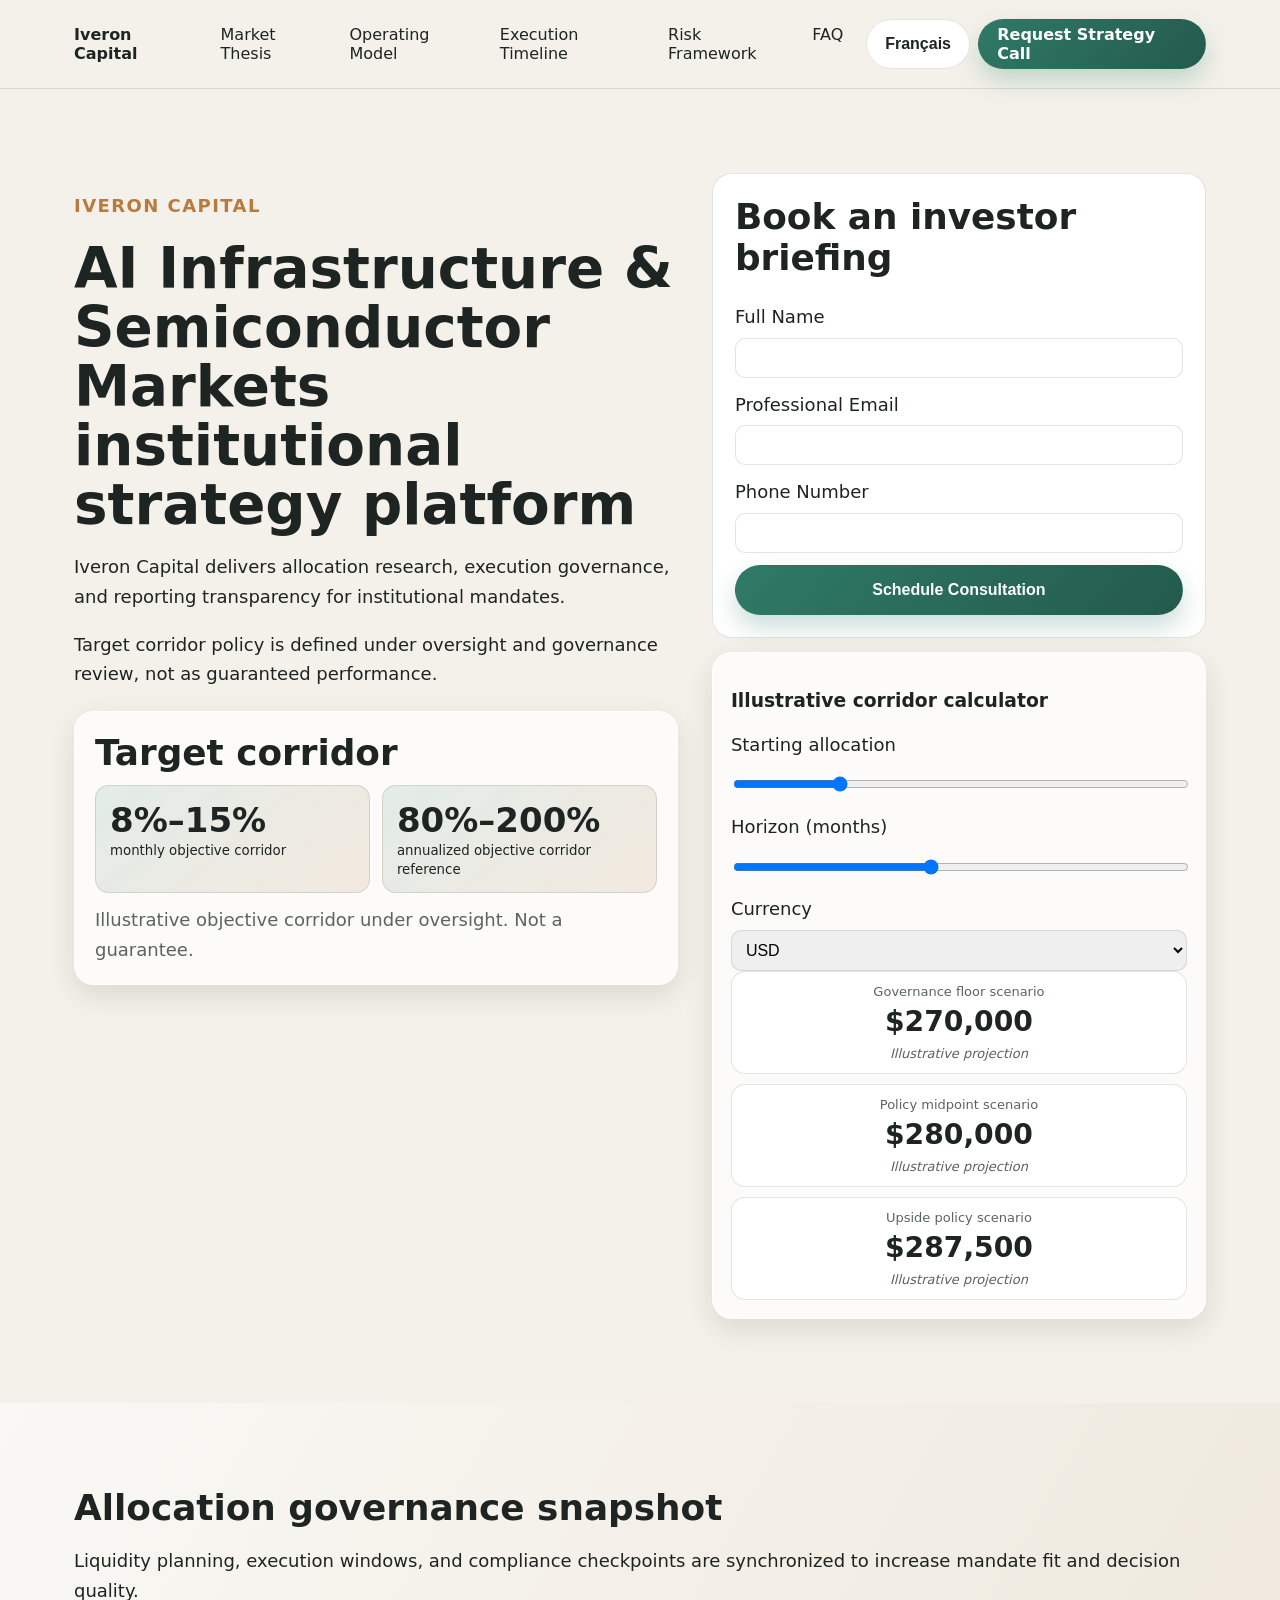
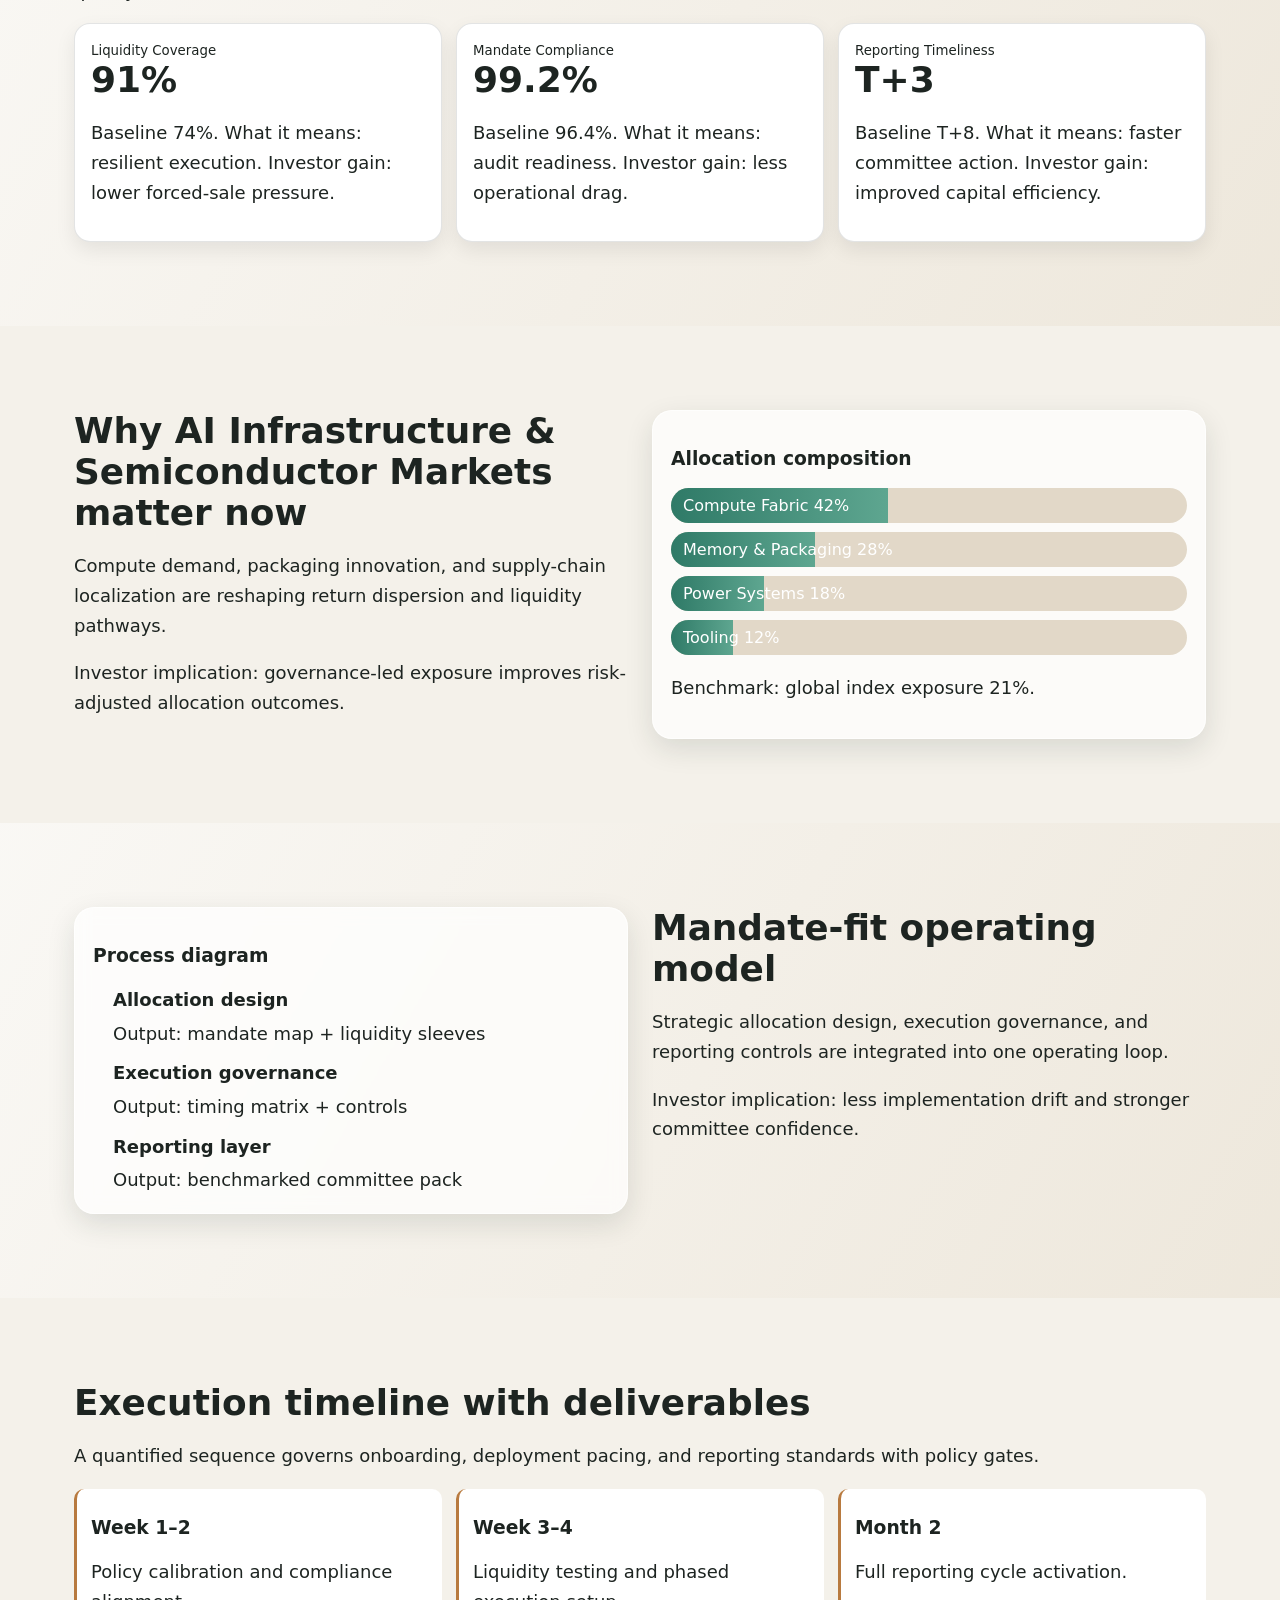
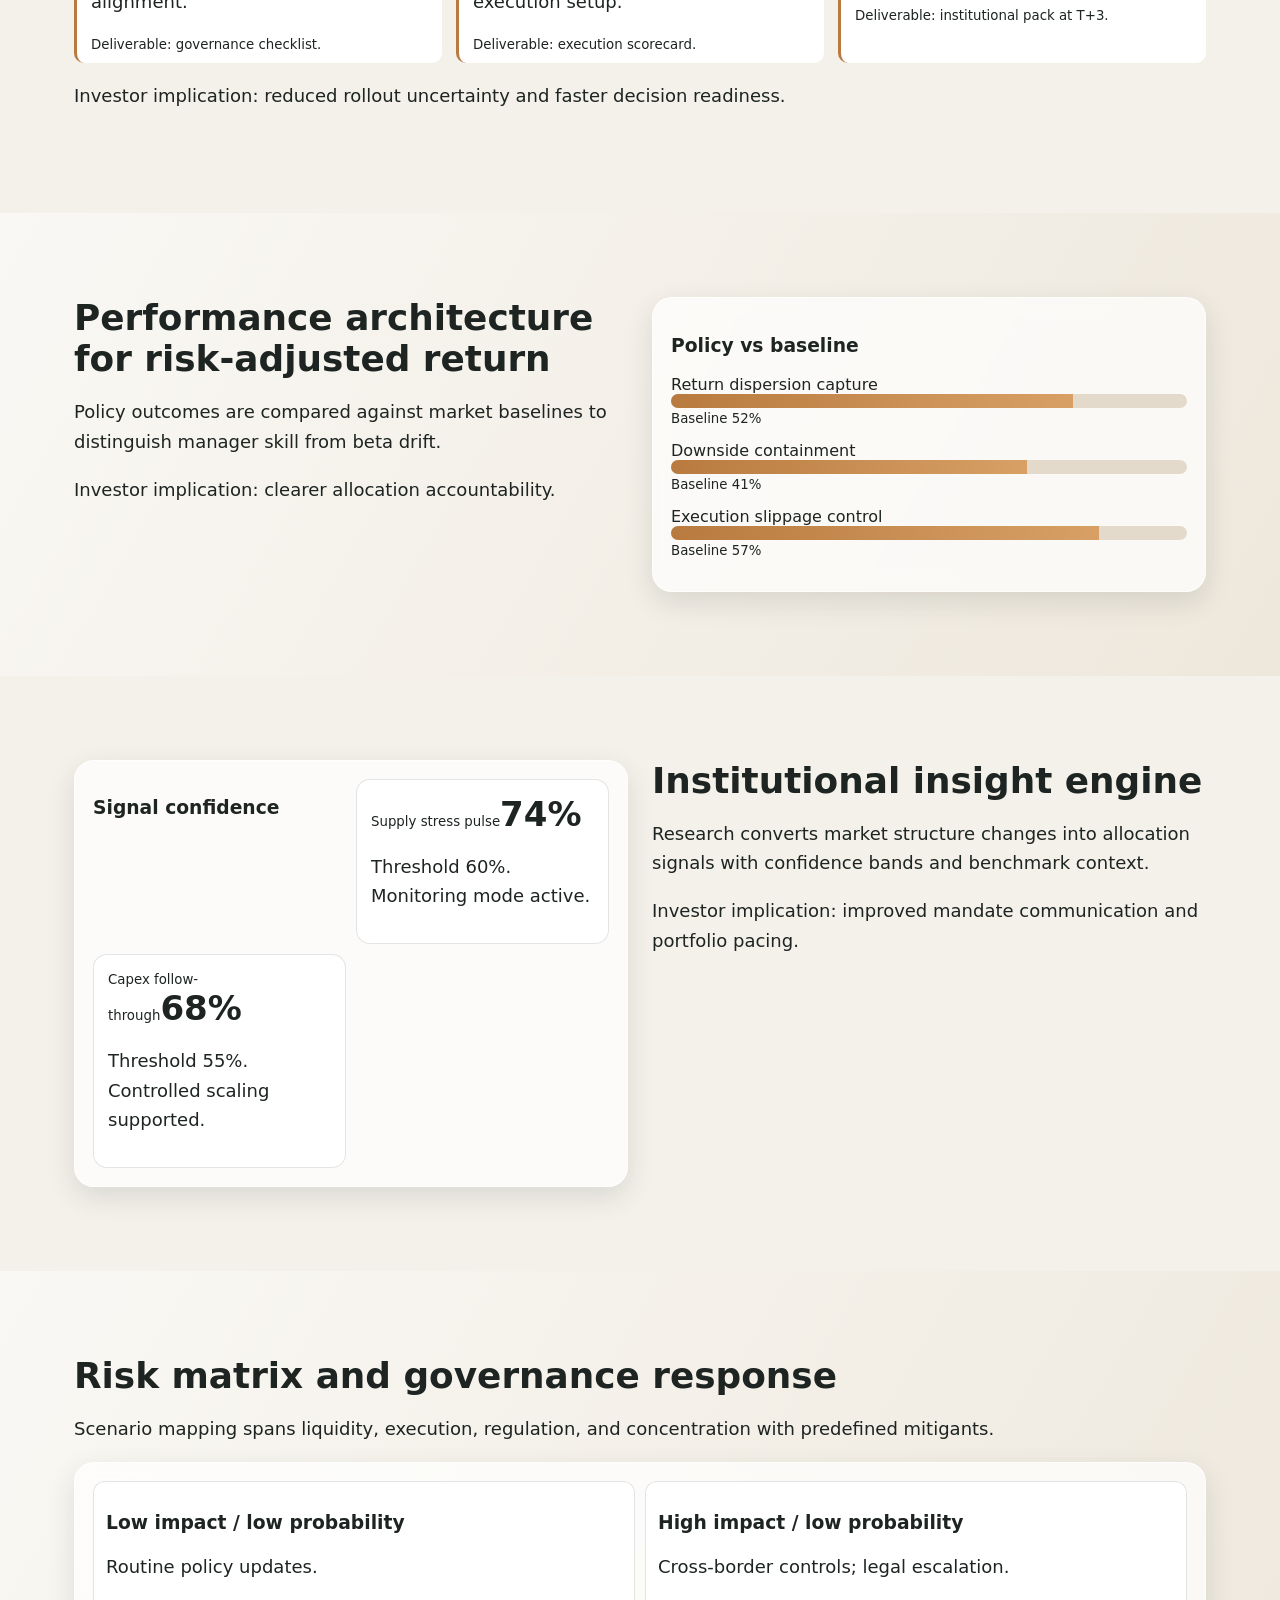
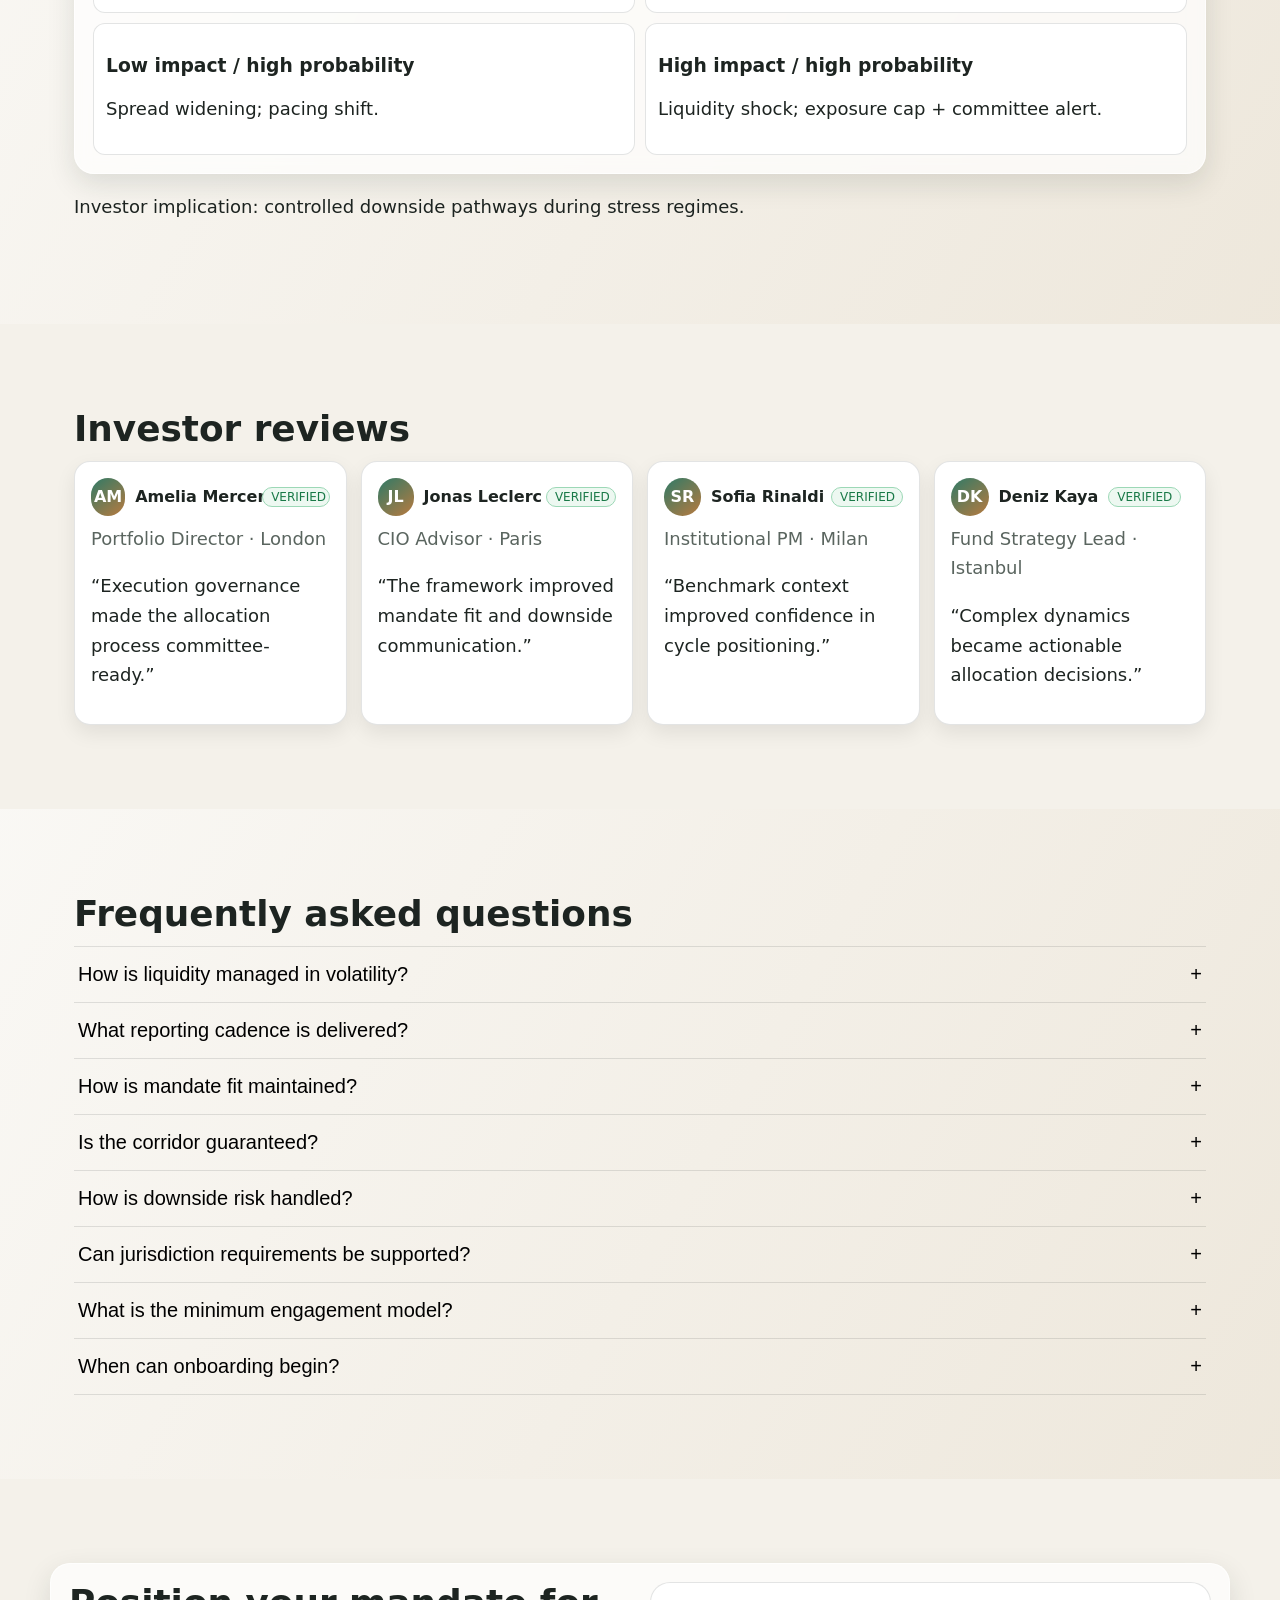
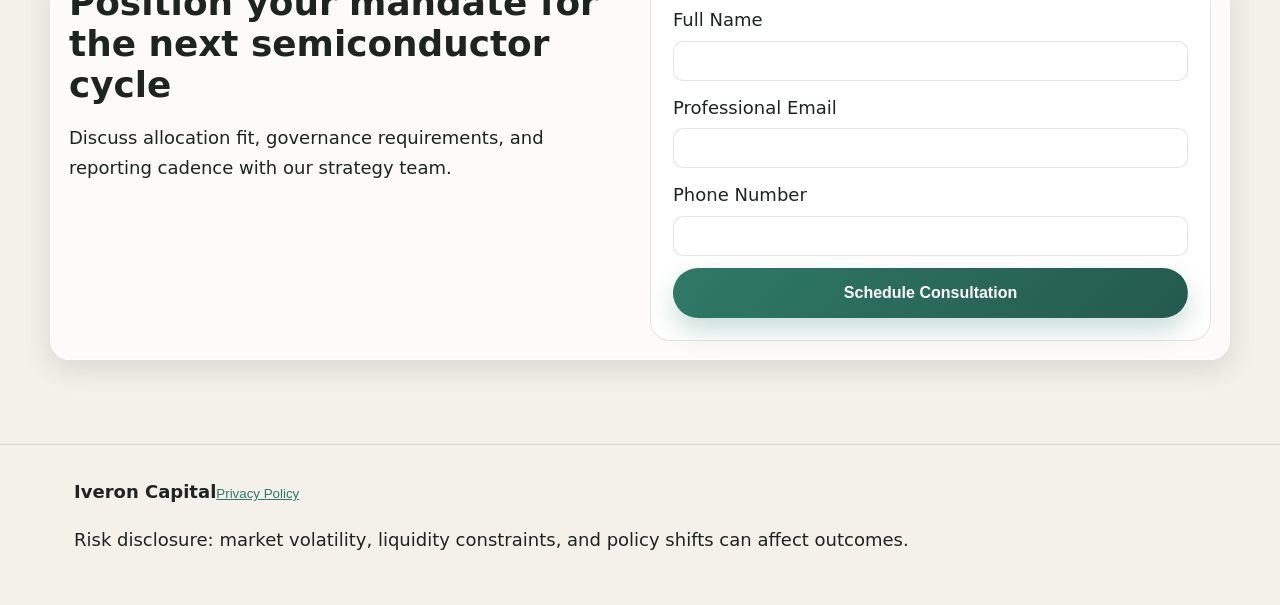
<file: fr/index.html>
<!doctype html>
<html lang="fr">
<head>
<meta charset="utf-8"><meta name="viewport" content="width=device-width, initial-scale=1">
<title>Iveron Capital | Infrastructures IA et marchés des semi-conducteurs</title><meta name="description" content="Plateforme institutionnelle sur les infrastructures IA et les semi-conducteurs avec gouvernance et gestion des risques.">
<link rel="canonical" href="https://iveroncapital.com/fr/index.html">
<meta property="og:title" content="Iveron Capital | Infrastructures IA et marchés des semi-conducteurs"><meta property="og:description" content="Plateforme institutionnelle sur les infrastructures IA et les semi-conducteurs avec gouvernance et gestion des risques."><meta property="og:type" content="website"><meta property="og:url" content="https://iveroncapital.com/fr/index.html">
<meta name="twitter:card" content="summary_large_image"><meta name="twitter:title" content="Iveron Capital | Infrastructures IA et marchés des semi-conducteurs"><meta name="twitter:description" content="Plateforme institutionnelle sur les infrastructures IA et les semi-conducteurs avec gouvernance et gestion des risques.">
<link rel="alternate" hreflang="en" href="https://iveroncapital.com/index.html"><link rel="alternate" hreflang="de" href="https://iveroncapital.com/de/index.html"><link rel="alternate" hreflang="fr" href="https://iveroncapital.com/fr/index.html"><link rel="alternate" hreflang="es" href="https://iveroncapital.com/es/index.html"><link rel="alternate" hreflang="it" href="https://iveroncapital.com/it/index.html"><link rel="alternate" hreflang="tr" href="https://iveroncapital.com/tr/index.html"><link rel="alternate" hreflang="pt" href="https://iveroncapital.com/pt/index.html"><link rel="alternate" hreflang="ja" href="https://iveroncapital.com/jp/index.html"><link rel="alternate" hreflang="sk" href="https://iveroncapital.com/sk/index.html"><link rel="alternate" hreflang="nl-BE" href="https://iveroncapital.com/be/index.html"><link rel="alternate" hreflang="x-default" href="https://iveroncapital.com/index.html">
<link rel="stylesheet" href="../assets/style.css">
<script type="application/ld+json">{"@context":"https://schema.org","@graph":[{"@type":"Organization","name":"Iveron Capital","url":"https://iveroncapital.com"},{"@type":"WebSite","name":"Iveron Capital","url":"https://iveroncapital.com"},{"@type":"FAQPage","mainEntity":[{"@type":"Question","name":"Governance?","acceptedAnswer":{"@type":"Answer","text":"Oversight first."}}]},{"@type":"Review","author":{"@type":"Person","name":"Amelia Mercer"},"reviewBody":"Institutional quality.","reviewRating":{"@type":"Rating","ratingValue":"5"}}]}</script>
</head>
<body>
<header class="site-header"><div class="container nav-shell"><a class="brand" href="../index.html">Iveron Capital</a><nav class="desktop-nav"><a href="#market">Market Thesis</a><a href="#model">Operating Model</a><a href="#timeline">Execution Timeline</a><a href="#risk">Risk Framework</a><a href="#faq">FAQ</a></nav><div class="actions"><div class="lang-wrap"><button class="lang-toggle" aria-expanded="false">Français</button><div class="lang-menu"><a href="../index.html"><span>🇬🇧</span>English</a><a href="../de/index.html"><span>🇩🇪</span>Deutsch</a><a href="../fr/index.html"><span>🇫🇷</span>Français</a><a href="../es/index.html"><span>🇪🇸</span>Español</a><a href="../it/index.html"><span>🇮🇹</span>Italiano</a><a href="../tr/index.html"><span>🇹🇷</span>Türkçe</a><a href="../pt/index.html"><span>🇵🇹</span>Português</a><a href="../jp/index.html"><span>🇯🇵</span>日本語</a><a href="../sk/index.html"><span>🇸🇰</span>Slovenčina</a><a href="../be/index.html"><span>🇧🇪</span>Belgium</a></div></div><a class="btn" href="#lead-final">Request Strategy Call</a><button class="burger" aria-label="Menu" aria-expanded="false">☰</button></div></div></header>
<div class="mobile-drawer" aria-hidden="true"><div class="drawer-panel" role="dialog" aria-modal="true"><button class="drawer-close" aria-label="Close">✕</button><nav class="drawer-nav"><a href="#market">Market Thesis</a><a href="#model">Operating Model</a><a href="#timeline">Execution Timeline</a><a href="#risk">Risk Framework</a><a href="#faq">FAQ</a></nav><div class="drawer-lang"><a href="../index.html">English</a>
<a href="../de/index.html">Deutsch</a>
<a href="../fr/index.html">Français</a>
<a href="../es/index.html">Español</a>
<a href="../it/index.html">Italiano</a>
<a href="../tr/index.html">Türkçe</a>
<a href="../pt/index.html">Português</a>
<a href="../jp/index.html">日本語</a>
<a href="../sk/index.html">Slovenčina</a>
<a href="../be/index.html">Belgium</a></div><a class="btn" href="#lead-final">Request Strategy Call</a></div></div>
<main>
<section class="hero section"><div class="container hero-grid"><div><p class="eyebrow">Iveron Capital</p><h1>AI Infrastructure & Semiconductor Markets institutional strategy platform</h1><p>Iveron Capital delivers allocation research, execution governance, and reporting transparency for institutional mandates.</p><p>Target corridor policy is defined under oversight and governance review, not as guaranteed performance.</p><div class="corridor-card glass"><h2>Target corridor</h2><div class="corridor-metrics"><div><span>8%–15%</span><small>monthly objective corridor</small></div><div><span>80%–200%</span><small>annualized objective corridor reference</small></div></div><p class="micro">Illustrative objective corridor under oversight. Not a guarantee.</p></div></div><div><form class="lead-form"><h2>Book an investor briefing</h2><label>Full Name<input type="text" required></label><label>Professional Email<input type="email" required></label><label>Phone Number<input type="tel" required></label><button class="btn" type="submit">Schedule Consultation</button></form><div class="calculator glass"><h3>Illustrative corridor calculator</h3><label>Starting allocation<input class="calc-capital" type="range" min="50000" max="1000000" value="250000"></label><label>Horizon (months)<input class="calc-horizon" type="range" min="3" max="24" value="12"></label><label>Currency<select class="calc-currency"><option value="$">USD</option><option value="€">EUR</option><option value="£">GBP</option></select></label><div class="calc-results"><article><small>Governance floor scenario</small><strong class="calc-value" data-rate="0.08">$270,000</strong><em>Illustrative projection</em></article><article><small>Policy midpoint scenario</small><strong class="calc-value" data-rate="0.12">$280,000</strong><em>Illustrative projection</em></article><article><small>Upside policy scenario</small><strong class="calc-value" data-rate="0.15">$295,000</strong><em>Illustrative projection</em></article></div></div></div></div></section>
<section class="section alt"><div class="container"><h2>Allocation governance snapshot</h2><p>Liquidity planning, execution windows, and compliance checkpoints are synchronized to increase mandate fit and decision quality.</p><div class="kpi-strip"><article><small>Liquidity Coverage</small><strong>91%</strong><p>Baseline 74%. What it means: resilient execution. Investor gain: lower forced-sale pressure.</p></article><article><small>Mandate Compliance</small><strong>99.2%</strong><p>Baseline 96.4%. What it means: audit readiness. Investor gain: less operational drag.</p></article><article><small>Reporting Timeliness</small><strong>T+3</strong><p>Baseline T+8. What it means: faster committee action. Investor gain: improved capital efficiency.</p></article></div></div></section>
<section class="section" id="market"><div class="container two-col"><div><h2>Why AI Infrastructure & Semiconductor Markets matter now</h2><p>Compute demand, packaging innovation, and supply-chain localization are reshaping return dispersion and liquidity pathways.</p><p>Investor implication: governance-led exposure improves risk-adjusted allocation outcomes.</p></div><div class="stacked-bars glass"><h3>Allocation composition</h3><div class="bar"><span style="width:42%">Compute Fabric 42%</span></div><div class="bar"><span style="width:28%">Memory & Packaging 28%</span></div><div class="bar"><span style="width:18%">Power Systems 18%</span></div><div class="bar"><span style="width:12%">Tooling 12%</span></div><p>Benchmark: global index exposure 21%.</p></div></div></section>
<section class="section alt" id="model"><div class="container two-col reverse"><div><h2>Mandate-fit operating model</h2><p>Strategic allocation design, execution governance, and reporting controls are integrated into one operating loop.</p><p>Investor implication: less implementation drift and stronger committee confidence.</p></div><div class="diagram glass"><h3>Process diagram</h3><ol><li><strong>Allocation design</strong><span>Output: mandate map + liquidity sleeves</span></li><li><strong>Execution governance</strong><span>Output: timing matrix + controls</span></li><li><strong>Reporting layer</strong><span>Output: benchmarked committee pack</span></li></ol></div></div></section>
<section class="section" id="timeline"><div class="container"><h2>Execution timeline with deliverables</h2><p>A quantified sequence governs onboarding, deployment pacing, and reporting standards with policy gates.</p><div class="timeline"><article><h3>Week 1–2</h3><p>Policy calibration and compliance alignment.</p><small>Deliverable: governance checklist.</small></article><article><h3>Week 3–4</h3><p>Liquidity testing and phased execution setup.</p><small>Deliverable: execution scorecard.</small></article><article><h3>Month 2</h3><p>Full reporting cycle activation.</p><small>Deliverable: institutional pack at T+3.</small></article></div><p>Investor implication: reduced rollout uncertainty and faster decision readiness.</p></div></section>
<section class="section alt"><div class="container two-col"><div><h2>Performance architecture for risk-adjusted return</h2><p>Policy outcomes are compared against market baselines to distinguish manager skill from beta drift.</p><p>Investor implication: clearer allocation accountability.</p></div><div class="dual-bars glass"><h3>Policy vs baseline</h3><div><span>Return dispersion capture</span><b><i style="width:78%"></i></b><small>Baseline 52%</small></div><div><span>Downside containment</span><b><i style="width:69%"></i></b><small>Baseline 41%</small></div><div><span>Execution slippage control</span><b><i style="width:83%"></i></b><small>Baseline 57%</small></div></div></div></section>
<section class="section"><div class="container two-col reverse"><div><h2>Institutional insight engine</h2><p>Research converts market structure changes into allocation signals with confidence bands and benchmark context.</p><p>Investor implication: improved mandate communication and portfolio pacing.</p></div><div class="radials glass"><h3>Signal confidence</h3><article><small>Supply stress pulse</small><strong>74%</strong><p>Threshold 60%. Monitoring mode active.</p></article><article><small>Capex follow-through</small><strong>68%</strong><p>Threshold 55%. Controlled scaling supported.</p></article></div></div></section>
<section class="section alt" id="risk"><div class="container"><h2>Risk matrix and governance response</h2><p>Scenario mapping spans liquidity, execution, regulation, and concentration with predefined mitigants.</p><div class="risk-matrix glass"><div><h3>Low impact / low probability</h3><p>Routine policy updates.</p></div><div><h3>High impact / low probability</h3><p>Cross-border controls; legal escalation.</p></div><div><h3>Low impact / high probability</h3><p>Spread widening; pacing shift.</p></div><div><h3>High impact / high probability</h3><p>Liquidity shock; exposure cap + committee alert.</p></div></div><p>Investor implication: controlled downside pathways during stress regimes.</p></div></section>
<section class="section"><div class="container"><h2>Investor reviews</h2><div class="reviews"><article class="review-card"><div class="review-head"><span class="avatar">AM</span><strong>Amelia Mercer</strong><span class="verified">VERIFIED</span></div><p class="review-title">Portfolio Director · London</p><p>“Execution governance made the allocation process committee-ready.”</p></article><article class="review-card"><div class="review-head"><span class="avatar">JL</span><strong>Jonas Leclerc</strong><span class="verified">VERIFIED</span></div><p class="review-title">CIO Advisor · Paris</p><p>“The framework improved mandate fit and downside communication.”</p></article><article class="review-card"><div class="review-head"><span class="avatar">SR</span><strong>Sofia Rinaldi</strong><span class="verified">VERIFIED</span></div><p class="review-title">Institutional PM · Milan</p><p>“Benchmark context improved confidence in cycle positioning.”</p></article><article class="review-card"><div class="review-head"><span class="avatar">DK</span><strong>Deniz Kaya</strong><span class="verified">VERIFIED</span></div><p class="review-title">Fund Strategy Lead · Istanbul</p><p>“Complex dynamics became actionable allocation decisions.”</p></article></div></div></section>
<section class="section alt" id="faq"><div class="container"><h2>Frequently asked questions</h2><div class="faq"><article class="faq-item"><button class="faq-question" aria-expanded="false"><span>How is liquidity managed in volatility?</span><span>+</span></button><div class="faq-answer"><p>Liquidity sleeves and pacing controls adapt deployment to market depth.</p></div></article><article class="faq-item"><button class="faq-question" aria-expanded="false"><span>What reporting cadence is delivered?</span><span>+</span></button><div class="faq-answer"><p>Monthly committee packs and quarterly policy recalibration sessions.</p></div></article><article class="faq-item"><button class="faq-question" aria-expanded="false"><span>How is mandate fit maintained?</span><span>+</span></button><div class="faq-answer"><p>Each stage maps to policy documents, controls, and compliance checkpoints.</p></div></article><article class="faq-item"><button class="faq-question" aria-expanded="false"><span>Is the corridor guaranteed?</span><span>+</span></button><div class="faq-answer"><p>No, it is an illustrative objective corridor under oversight.</p></div></article><article class="faq-item"><button class="faq-question" aria-expanded="false"><span>How is downside risk handled?</span><span>+</span></button><div class="faq-answer"><p>Exposure caps, diversification layers, and escalation triggers are enforced.</p></div></article><article class="faq-item"><button class="faq-question" aria-expanded="false"><span>Can jurisdiction requirements be supported?</span><span>+</span></button><div class="faq-answer"><p>Yes, reporting and disclosure can align to local governance requirements.</p></div></article><article class="faq-item"><button class="faq-question" aria-expanded="false"><span>What is the minimum engagement model?</span><span>+</span></button><div class="faq-answer"><p>Strategy review, mandate fit assessment, and implementation map.</p></div></article><article class="faq-item"><button class="faq-question" aria-expanded="false"><span>When can onboarding begin?</span><span>+</span></button><div class="faq-answer"><p>Usually within two weeks after legal and compliance completion.</p></div></article></div></div></section>
<section class="section" id="lead-final"><div class="container cta-panel glass"><div><h2>Position your mandate for the next semiconductor cycle</h2><p>Discuss allocation fit, governance requirements, and reporting cadence with our strategy team.</p></div><form class="lead-form"><label>Full Name<input type="text" required></label><label>Professional Email<input type="email" required></label><label>Phone Number<input type="tel" required></label><button class="btn" type="submit">Schedule Consultation</button></form></div></section>
</main>
<footer class="site-footer"><div class="container"><strong>Iveron Capital</strong><button class="privacy-link" data-open-modal>Privacy Policy</button><p>Risk disclosure: market volatility, liquidity constraints, and policy shifts can affect outcomes.</p></div></footer>
<div class="modal" aria-hidden="true"><div class="modal-panel" role="dialog" aria-modal="true"><button class="modal-x" aria-label="Close">✕</button><h2>Privacy Policy</h2><div class="modal-content"><section><h3>Introduction</h3><p>Institutional inquiry data is processed for advisory workflows and governance controls.</p></section><section><h3>Data collection</h3><p>We collect submitted contact details and interaction metadata.</p></section><section><h3>Legal basis</h3><p>Processing is based on legitimate interest and contractual pre-engagement steps.</p></section><section><h3>Cookies</h3><p>Essential analytics cookies may be used for performance measurement.</p></section><section><h3>Retention</h3><p>Records are retained only as long as required for compliance and service obligations.</p></section><section><h3>Third-party sharing</h3><p>Data is shared only with regulated processors under contractual safeguards.</p></section><section><h3>Security</h3><p>Access controls, encryption, and audit logging are applied.</p></section><section><h3>User rights</h3><p>Users may request access, correction, deletion, or processing restrictions.</p></section><section><h3>International transfers</h3><p>Cross-border transfers rely on approved legal safeguards.</p></section><section><h3>Industry risk disclosure</h3><p>AI infrastructure and semiconductor markets are exposed to cyclical and policy risks.</p></section><section><h3>Contact</h3><p>privacy@iveroncapital.com</p></section></div><div class="modal-footer"><button class="btn secondary" data-close-modal>Close</button></div></div></div>
<script src="../assets/app.js" defer></script>
</body></html>
</file>
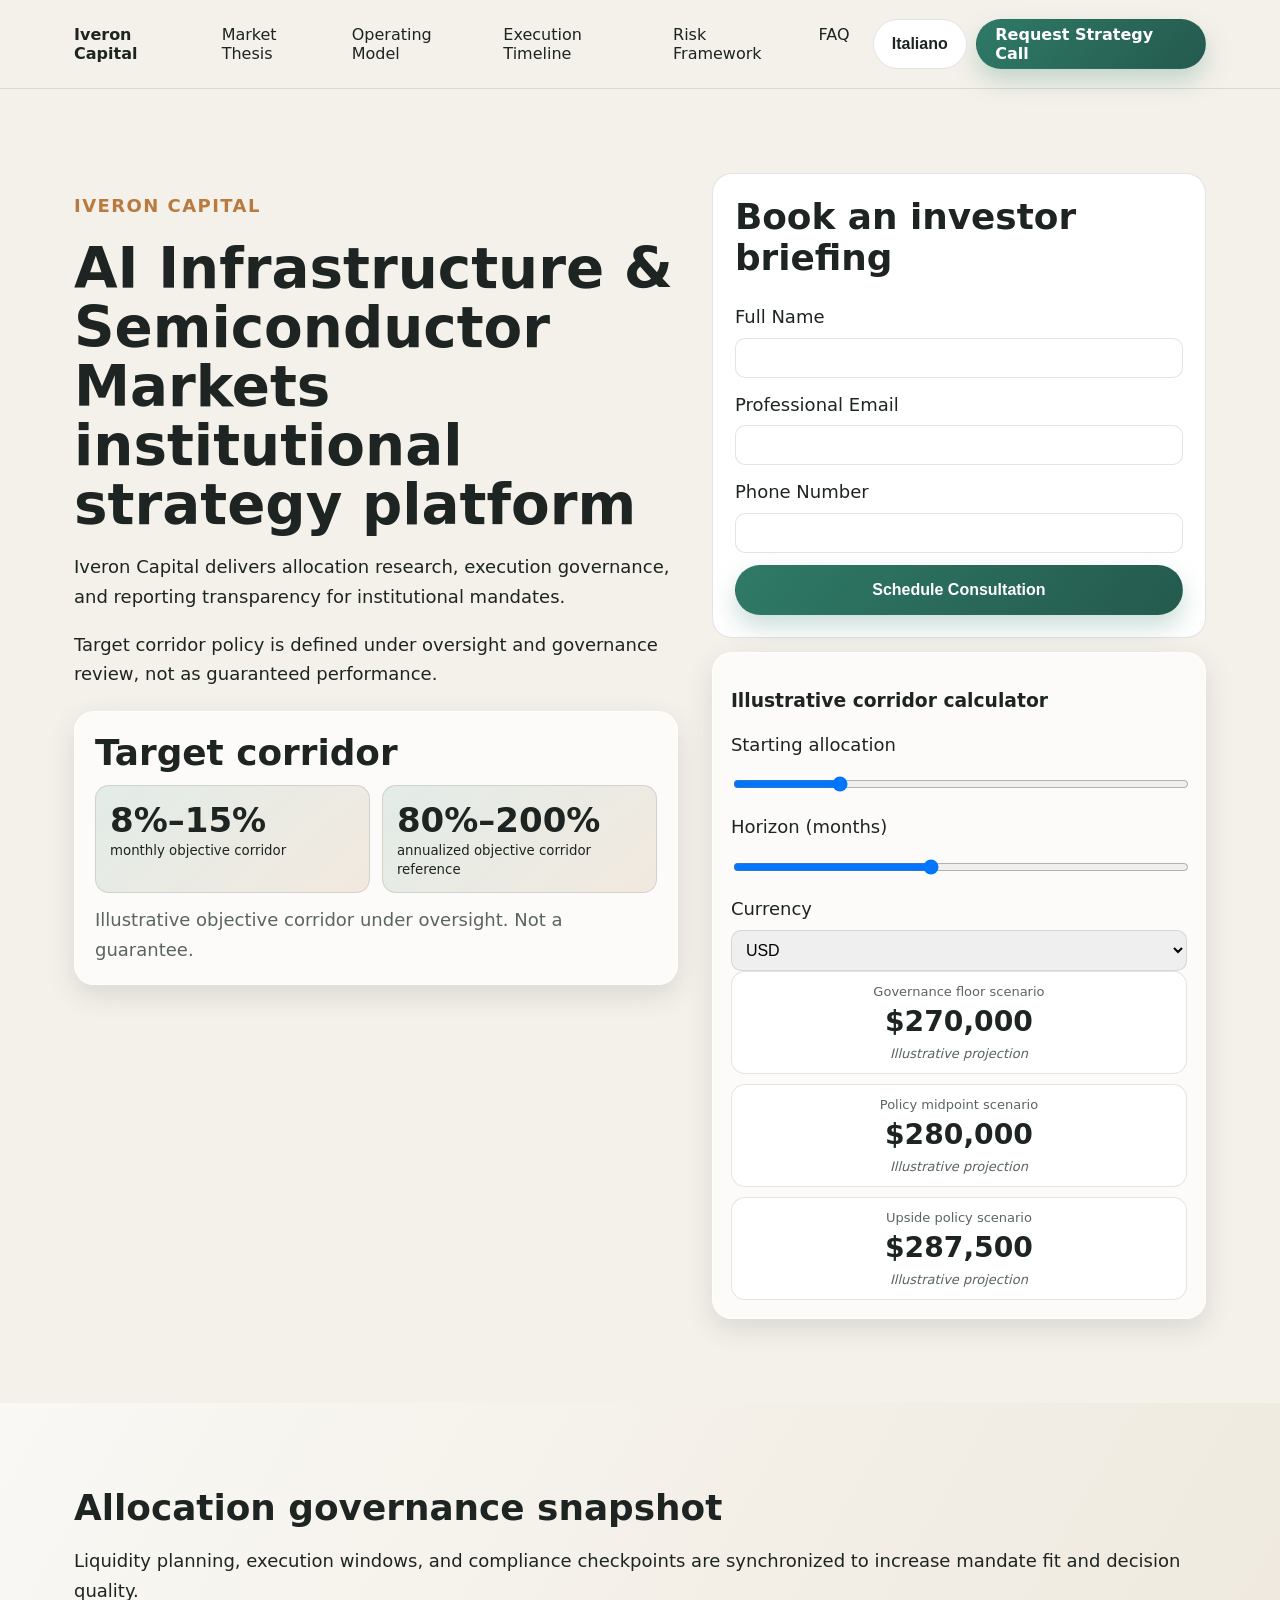
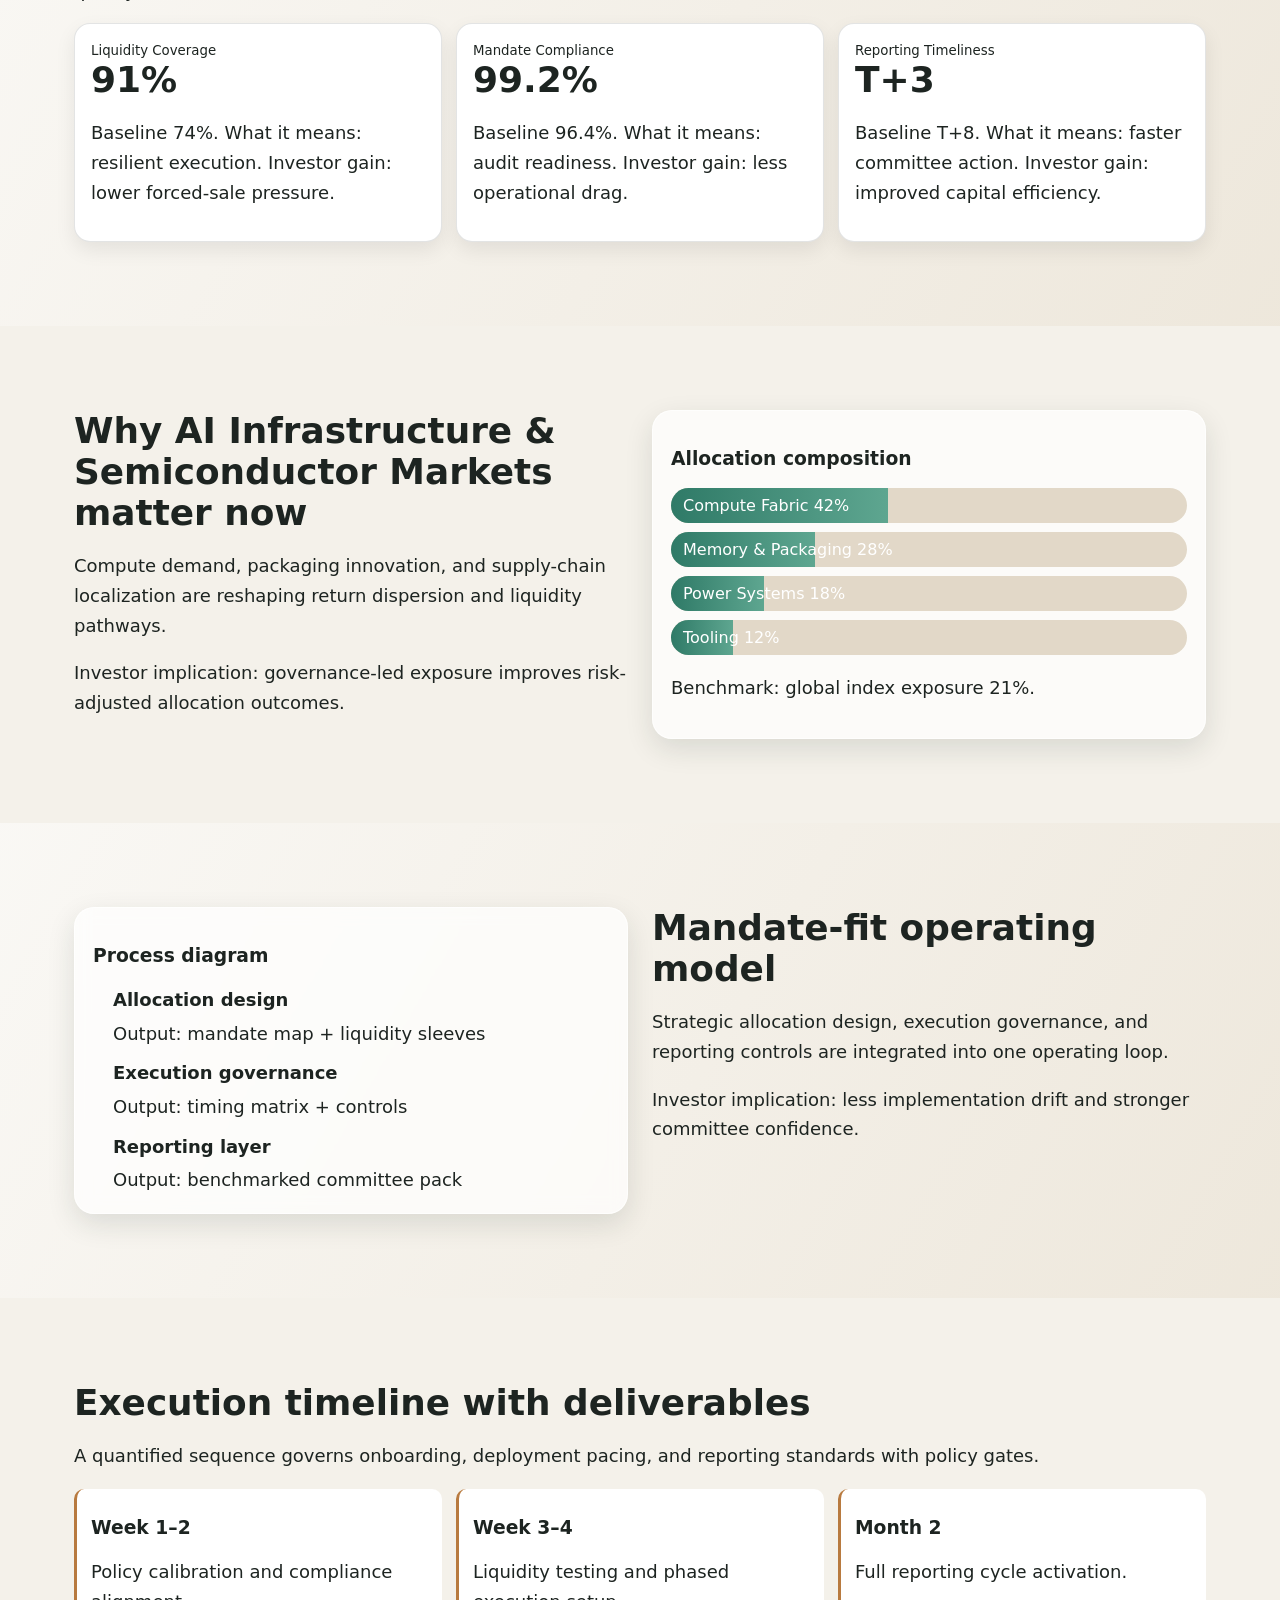
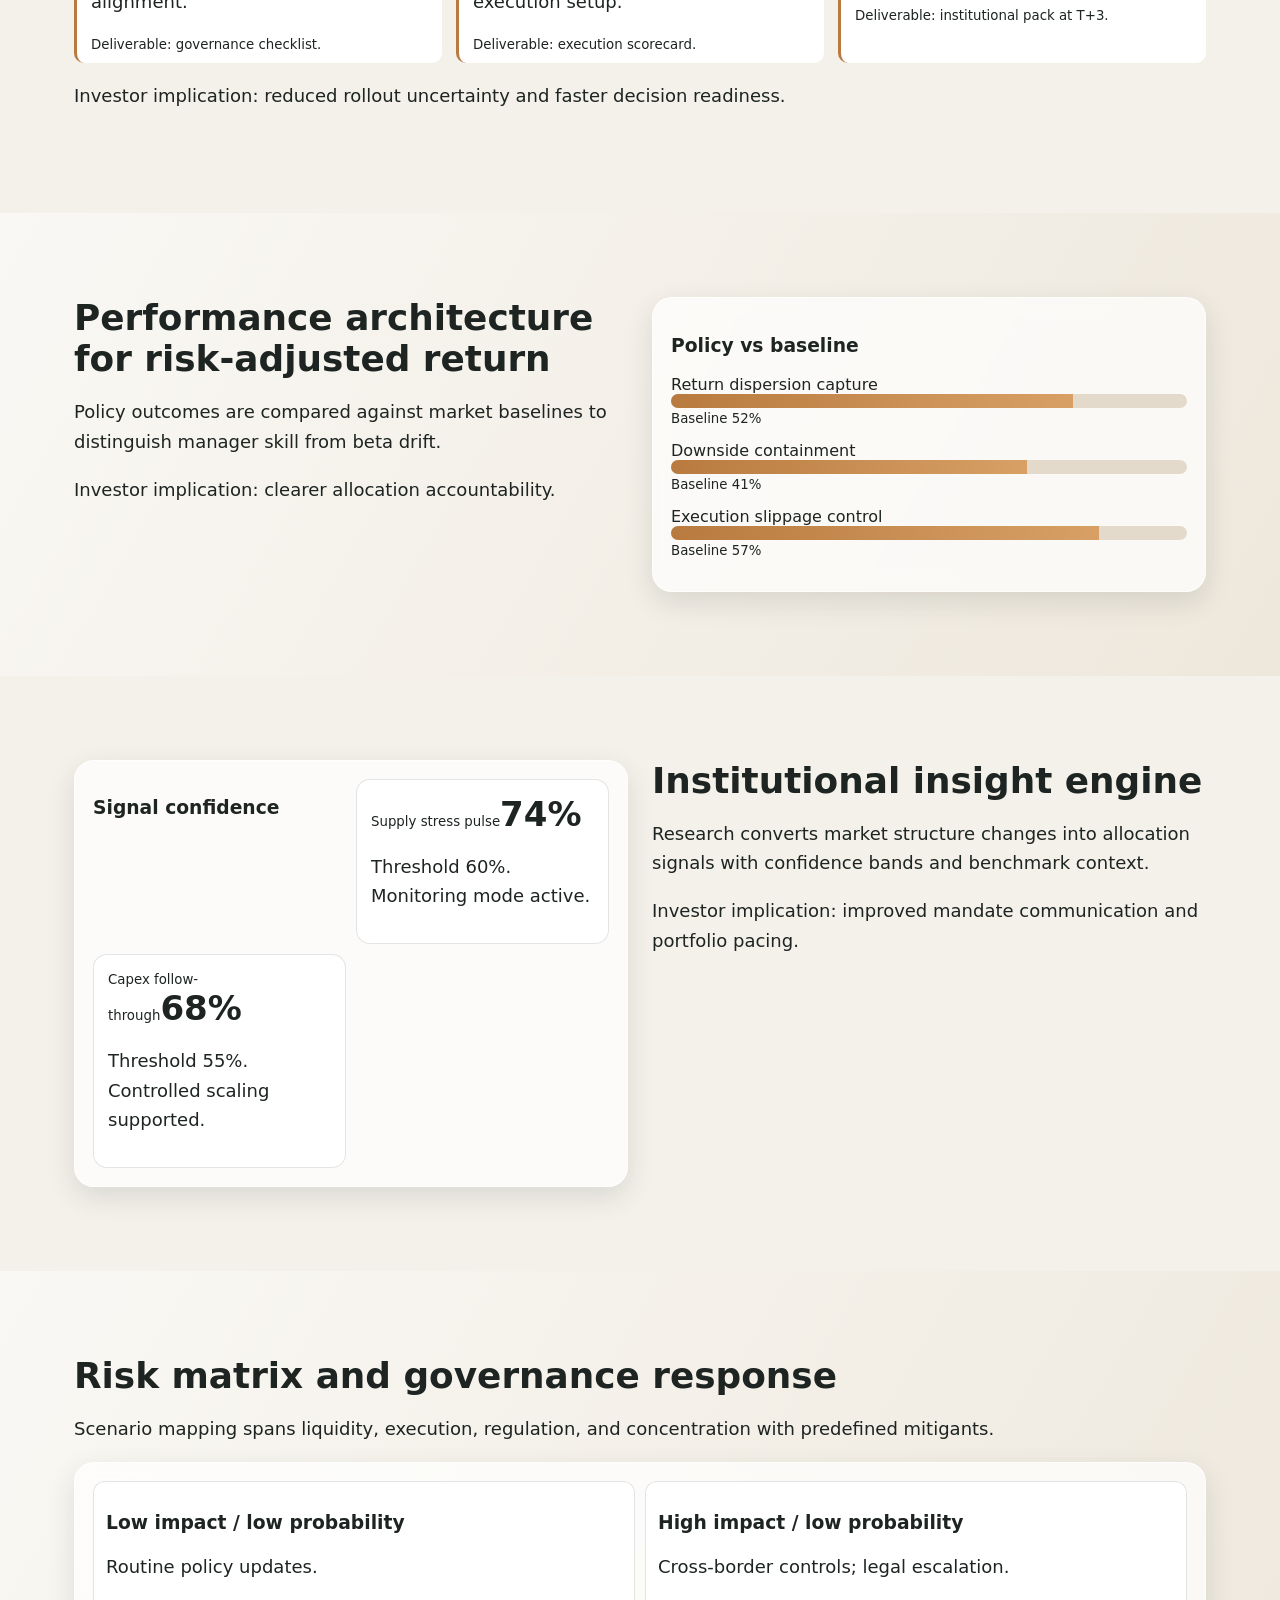
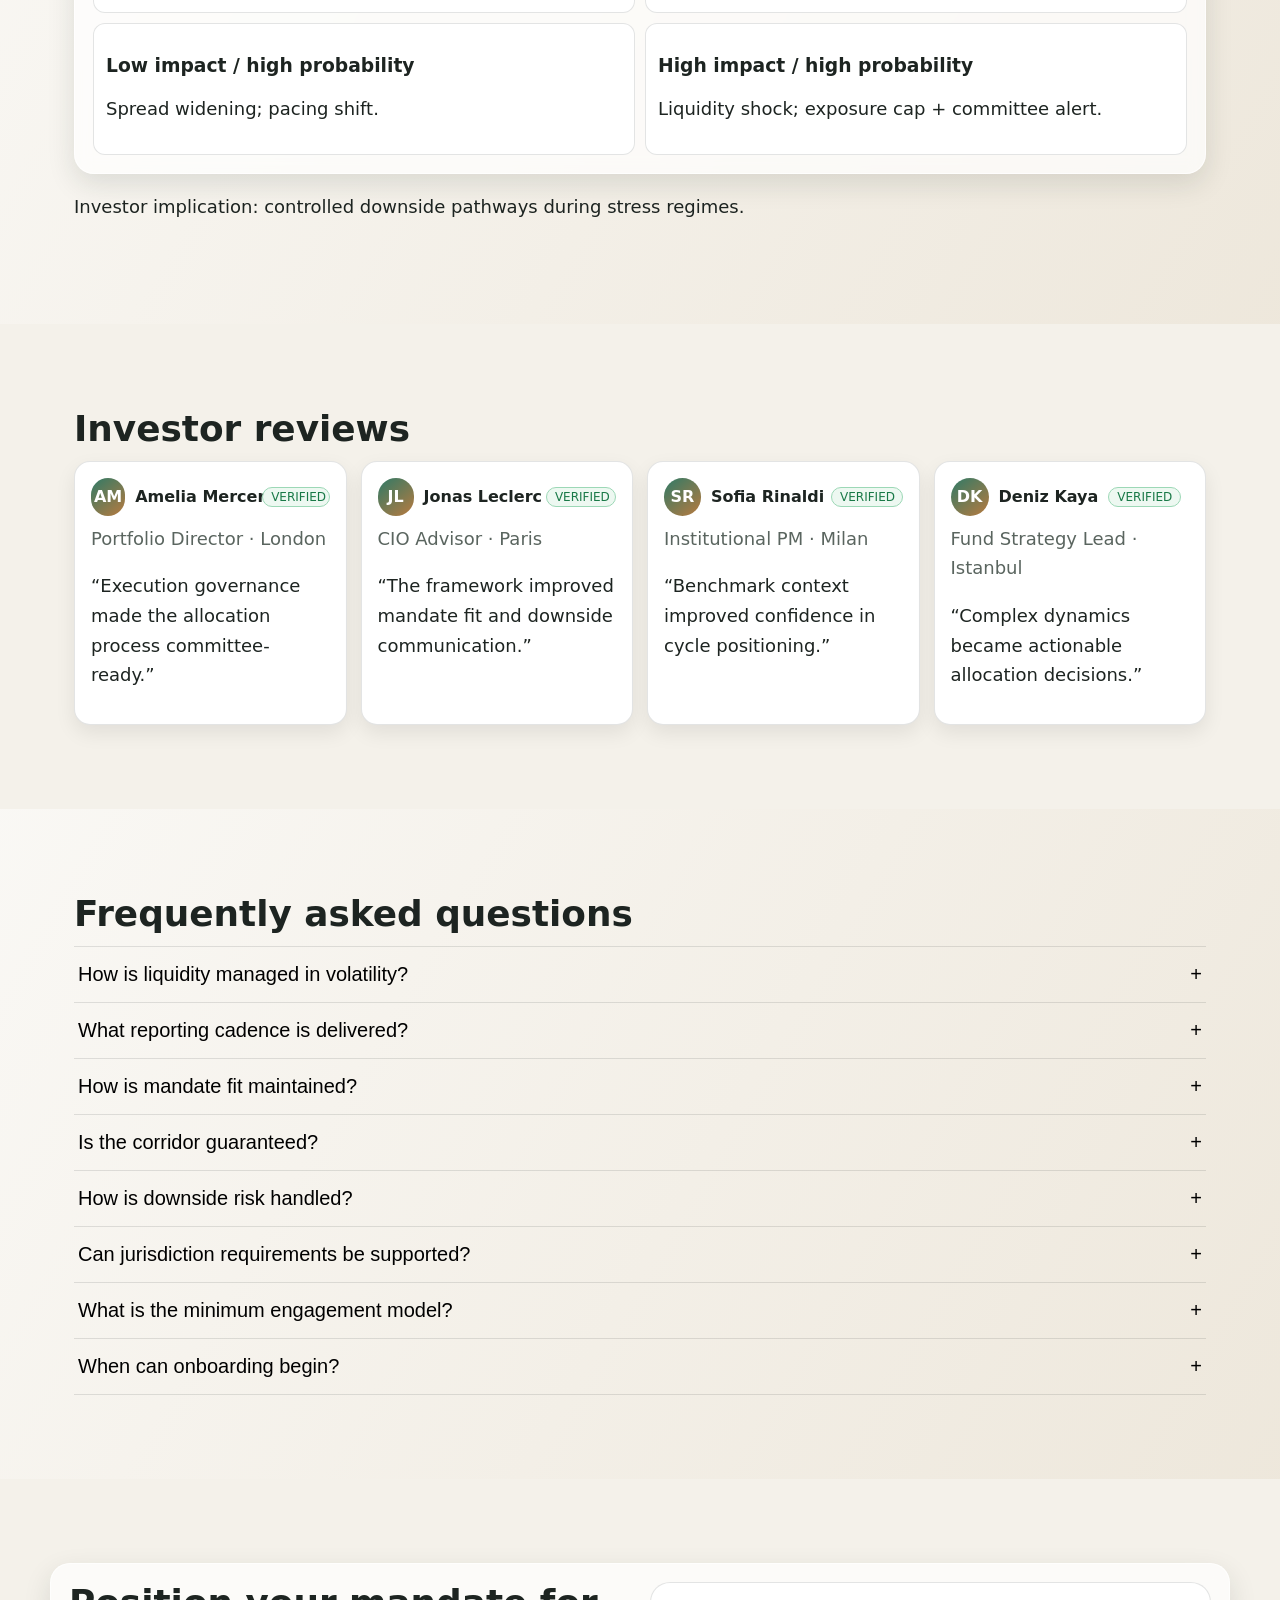
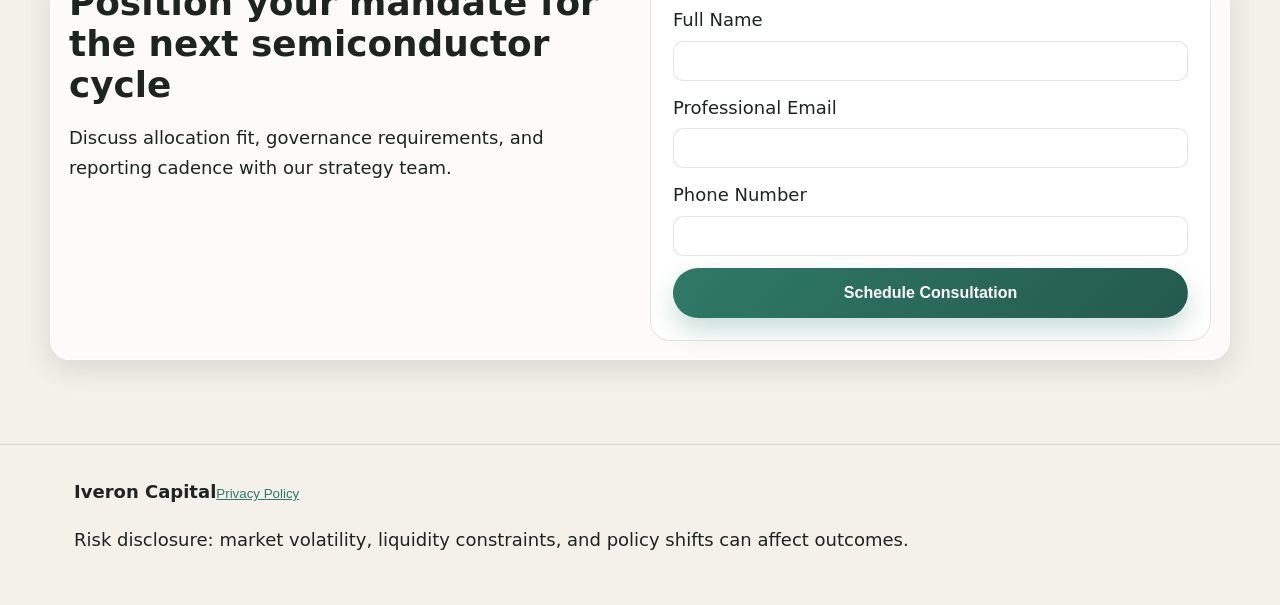
<file: it/index.html>
<!doctype html>
<html lang="it">
<head>
<meta charset="utf-8"><meta name="viewport" content="width=device-width, initial-scale=1">
<title>Iveron Capital | Infrastruttura AI e mercati dei semiconduttori</title><meta name="description" content="Piattaforma istituzionale su infrastruttura AI e semiconduttori con governance e controllo rischio.">
<link rel="canonical" href="https://iveroncapital.com/it/index.html">
<meta property="og:title" content="Iveron Capital | Infrastruttura AI e mercati dei semiconduttori"><meta property="og:description" content="Piattaforma istituzionale su infrastruttura AI e semiconduttori con governance e controllo rischio."><meta property="og:type" content="website"><meta property="og:url" content="https://iveroncapital.com/it/index.html">
<meta name="twitter:card" content="summary_large_image"><meta name="twitter:title" content="Iveron Capital | Infrastruttura AI e mercati dei semiconduttori"><meta name="twitter:description" content="Piattaforma istituzionale su infrastruttura AI e semiconduttori con governance e controllo rischio.">
<link rel="alternate" hreflang="en" href="https://iveroncapital.com/index.html"><link rel="alternate" hreflang="de" href="https://iveroncapital.com/de/index.html"><link rel="alternate" hreflang="fr" href="https://iveroncapital.com/fr/index.html"><link rel="alternate" hreflang="es" href="https://iveroncapital.com/es/index.html"><link rel="alternate" hreflang="it" href="https://iveroncapital.com/it/index.html"><link rel="alternate" hreflang="tr" href="https://iveroncapital.com/tr/index.html"><link rel="alternate" hreflang="pt" href="https://iveroncapital.com/pt/index.html"><link rel="alternate" hreflang="ja" href="https://iveroncapital.com/jp/index.html"><link rel="alternate" hreflang="sk" href="https://iveroncapital.com/sk/index.html"><link rel="alternate" hreflang="nl-BE" href="https://iveroncapital.com/be/index.html"><link rel="alternate" hreflang="x-default" href="https://iveroncapital.com/index.html">
<link rel="stylesheet" href="../assets/style.css">
<script type="application/ld+json">{"@context":"https://schema.org","@graph":[{"@type":"Organization","name":"Iveron Capital","url":"https://iveroncapital.com"},{"@type":"WebSite","name":"Iveron Capital","url":"https://iveroncapital.com"},{"@type":"FAQPage","mainEntity":[{"@type":"Question","name":"Governance?","acceptedAnswer":{"@type":"Answer","text":"Oversight first."}}]},{"@type":"Review","author":{"@type":"Person","name":"Amelia Mercer"},"reviewBody":"Institutional quality.","reviewRating":{"@type":"Rating","ratingValue":"5"}}]}</script>
</head>
<body>
<header class="site-header"><div class="container nav-shell"><a class="brand" href="../index.html">Iveron Capital</a><nav class="desktop-nav"><a href="#market">Market Thesis</a><a href="#model">Operating Model</a><a href="#timeline">Execution Timeline</a><a href="#risk">Risk Framework</a><a href="#faq">FAQ</a></nav><div class="actions"><div class="lang-wrap"><button class="lang-toggle" aria-expanded="false">Italiano</button><div class="lang-menu"><a href="../index.html"><span>🇬🇧</span>English</a><a href="../de/index.html"><span>🇩🇪</span>Deutsch</a><a href="../fr/index.html"><span>🇫🇷</span>Français</a><a href="../es/index.html"><span>🇪🇸</span>Español</a><a href="../it/index.html"><span>🇮🇹</span>Italiano</a><a href="../tr/index.html"><span>🇹🇷</span>Türkçe</a><a href="../pt/index.html"><span>🇵🇹</span>Português</a><a href="../jp/index.html"><span>🇯🇵</span>日本語</a><a href="../sk/index.html"><span>🇸🇰</span>Slovenčina</a><a href="../be/index.html"><span>🇧🇪</span>Belgium</a></div></div><a class="btn" href="#lead-final">Request Strategy Call</a><button class="burger" aria-label="Menu" aria-expanded="false">☰</button></div></div></header>
<div class="mobile-drawer" aria-hidden="true"><div class="drawer-panel" role="dialog" aria-modal="true"><button class="drawer-close" aria-label="Close">✕</button><nav class="drawer-nav"><a href="#market">Market Thesis</a><a href="#model">Operating Model</a><a href="#timeline">Execution Timeline</a><a href="#risk">Risk Framework</a><a href="#faq">FAQ</a></nav><div class="drawer-lang"><a href="../index.html">English</a>
<a href="../de/index.html">Deutsch</a>
<a href="../fr/index.html">Français</a>
<a href="../es/index.html">Español</a>
<a href="../it/index.html">Italiano</a>
<a href="../tr/index.html">Türkçe</a>
<a href="../pt/index.html">Português</a>
<a href="../jp/index.html">日本語</a>
<a href="../sk/index.html">Slovenčina</a>
<a href="../be/index.html">Belgium</a></div><a class="btn" href="#lead-final">Request Strategy Call</a></div></div>
<main>
<section class="hero section"><div class="container hero-grid"><div><p class="eyebrow">Iveron Capital</p><h1>AI Infrastructure & Semiconductor Markets institutional strategy platform</h1><p>Iveron Capital delivers allocation research, execution governance, and reporting transparency for institutional mandates.</p><p>Target corridor policy is defined under oversight and governance review, not as guaranteed performance.</p><div class="corridor-card glass"><h2>Target corridor</h2><div class="corridor-metrics"><div><span>8%–15%</span><small>monthly objective corridor</small></div><div><span>80%–200%</span><small>annualized objective corridor reference</small></div></div><p class="micro">Illustrative objective corridor under oversight. Not a guarantee.</p></div></div><div><form class="lead-form"><h2>Book an investor briefing</h2><label>Full Name<input type="text" required></label><label>Professional Email<input type="email" required></label><label>Phone Number<input type="tel" required></label><button class="btn" type="submit">Schedule Consultation</button></form><div class="calculator glass"><h3>Illustrative corridor calculator</h3><label>Starting allocation<input class="calc-capital" type="range" min="50000" max="1000000" value="250000"></label><label>Horizon (months)<input class="calc-horizon" type="range" min="3" max="24" value="12"></label><label>Currency<select class="calc-currency"><option value="$">USD</option><option value="€">EUR</option><option value="£">GBP</option></select></label><div class="calc-results"><article><small>Governance floor scenario</small><strong class="calc-value" data-rate="0.08">$270,000</strong><em>Illustrative projection</em></article><article><small>Policy midpoint scenario</small><strong class="calc-value" data-rate="0.12">$280,000</strong><em>Illustrative projection</em></article><article><small>Upside policy scenario</small><strong class="calc-value" data-rate="0.15">$295,000</strong><em>Illustrative projection</em></article></div></div></div></div></section>
<section class="section alt"><div class="container"><h2>Allocation governance snapshot</h2><p>Liquidity planning, execution windows, and compliance checkpoints are synchronized to increase mandate fit and decision quality.</p><div class="kpi-strip"><article><small>Liquidity Coverage</small><strong>91%</strong><p>Baseline 74%. What it means: resilient execution. Investor gain: lower forced-sale pressure.</p></article><article><small>Mandate Compliance</small><strong>99.2%</strong><p>Baseline 96.4%. What it means: audit readiness. Investor gain: less operational drag.</p></article><article><small>Reporting Timeliness</small><strong>T+3</strong><p>Baseline T+8. What it means: faster committee action. Investor gain: improved capital efficiency.</p></article></div></div></section>
<section class="section" id="market"><div class="container two-col"><div><h2>Why AI Infrastructure & Semiconductor Markets matter now</h2><p>Compute demand, packaging innovation, and supply-chain localization are reshaping return dispersion and liquidity pathways.</p><p>Investor implication: governance-led exposure improves risk-adjusted allocation outcomes.</p></div><div class="stacked-bars glass"><h3>Allocation composition</h3><div class="bar"><span style="width:42%">Compute Fabric 42%</span></div><div class="bar"><span style="width:28%">Memory & Packaging 28%</span></div><div class="bar"><span style="width:18%">Power Systems 18%</span></div><div class="bar"><span style="width:12%">Tooling 12%</span></div><p>Benchmark: global index exposure 21%.</p></div></div></section>
<section class="section alt" id="model"><div class="container two-col reverse"><div><h2>Mandate-fit operating model</h2><p>Strategic allocation design, execution governance, and reporting controls are integrated into one operating loop.</p><p>Investor implication: less implementation drift and stronger committee confidence.</p></div><div class="diagram glass"><h3>Process diagram</h3><ol><li><strong>Allocation design</strong><span>Output: mandate map + liquidity sleeves</span></li><li><strong>Execution governance</strong><span>Output: timing matrix + controls</span></li><li><strong>Reporting layer</strong><span>Output: benchmarked committee pack</span></li></ol></div></div></section>
<section class="section" id="timeline"><div class="container"><h2>Execution timeline with deliverables</h2><p>A quantified sequence governs onboarding, deployment pacing, and reporting standards with policy gates.</p><div class="timeline"><article><h3>Week 1–2</h3><p>Policy calibration and compliance alignment.</p><small>Deliverable: governance checklist.</small></article><article><h3>Week 3–4</h3><p>Liquidity testing and phased execution setup.</p><small>Deliverable: execution scorecard.</small></article><article><h3>Month 2</h3><p>Full reporting cycle activation.</p><small>Deliverable: institutional pack at T+3.</small></article></div><p>Investor implication: reduced rollout uncertainty and faster decision readiness.</p></div></section>
<section class="section alt"><div class="container two-col"><div><h2>Performance architecture for risk-adjusted return</h2><p>Policy outcomes are compared against market baselines to distinguish manager skill from beta drift.</p><p>Investor implication: clearer allocation accountability.</p></div><div class="dual-bars glass"><h3>Policy vs baseline</h3><div><span>Return dispersion capture</span><b><i style="width:78%"></i></b><small>Baseline 52%</small></div><div><span>Downside containment</span><b><i style="width:69%"></i></b><small>Baseline 41%</small></div><div><span>Execution slippage control</span><b><i style="width:83%"></i></b><small>Baseline 57%</small></div></div></div></section>
<section class="section"><div class="container two-col reverse"><div><h2>Institutional insight engine</h2><p>Research converts market structure changes into allocation signals with confidence bands and benchmark context.</p><p>Investor implication: improved mandate communication and portfolio pacing.</p></div><div class="radials glass"><h3>Signal confidence</h3><article><small>Supply stress pulse</small><strong>74%</strong><p>Threshold 60%. Monitoring mode active.</p></article><article><small>Capex follow-through</small><strong>68%</strong><p>Threshold 55%. Controlled scaling supported.</p></article></div></div></section>
<section class="section alt" id="risk"><div class="container"><h2>Risk matrix and governance response</h2><p>Scenario mapping spans liquidity, execution, regulation, and concentration with predefined mitigants.</p><div class="risk-matrix glass"><div><h3>Low impact / low probability</h3><p>Routine policy updates.</p></div><div><h3>High impact / low probability</h3><p>Cross-border controls; legal escalation.</p></div><div><h3>Low impact / high probability</h3><p>Spread widening; pacing shift.</p></div><div><h3>High impact / high probability</h3><p>Liquidity shock; exposure cap + committee alert.</p></div></div><p>Investor implication: controlled downside pathways during stress regimes.</p></div></section>
<section class="section"><div class="container"><h2>Investor reviews</h2><div class="reviews"><article class="review-card"><div class="review-head"><span class="avatar">AM</span><strong>Amelia Mercer</strong><span class="verified">VERIFIED</span></div><p class="review-title">Portfolio Director · London</p><p>“Execution governance made the allocation process committee-ready.”</p></article><article class="review-card"><div class="review-head"><span class="avatar">JL</span><strong>Jonas Leclerc</strong><span class="verified">VERIFIED</span></div><p class="review-title">CIO Advisor · Paris</p><p>“The framework improved mandate fit and downside communication.”</p></article><article class="review-card"><div class="review-head"><span class="avatar">SR</span><strong>Sofia Rinaldi</strong><span class="verified">VERIFIED</span></div><p class="review-title">Institutional PM · Milan</p><p>“Benchmark context improved confidence in cycle positioning.”</p></article><article class="review-card"><div class="review-head"><span class="avatar">DK</span><strong>Deniz Kaya</strong><span class="verified">VERIFIED</span></div><p class="review-title">Fund Strategy Lead · Istanbul</p><p>“Complex dynamics became actionable allocation decisions.”</p></article></div></div></section>
<section class="section alt" id="faq"><div class="container"><h2>Frequently asked questions</h2><div class="faq"><article class="faq-item"><button class="faq-question" aria-expanded="false"><span>How is liquidity managed in volatility?</span><span>+</span></button><div class="faq-answer"><p>Liquidity sleeves and pacing controls adapt deployment to market depth.</p></div></article><article class="faq-item"><button class="faq-question" aria-expanded="false"><span>What reporting cadence is delivered?</span><span>+</span></button><div class="faq-answer"><p>Monthly committee packs and quarterly policy recalibration sessions.</p></div></article><article class="faq-item"><button class="faq-question" aria-expanded="false"><span>How is mandate fit maintained?</span><span>+</span></button><div class="faq-answer"><p>Each stage maps to policy documents, controls, and compliance checkpoints.</p></div></article><article class="faq-item"><button class="faq-question" aria-expanded="false"><span>Is the corridor guaranteed?</span><span>+</span></button><div class="faq-answer"><p>No, it is an illustrative objective corridor under oversight.</p></div></article><article class="faq-item"><button class="faq-question" aria-expanded="false"><span>How is downside risk handled?</span><span>+</span></button><div class="faq-answer"><p>Exposure caps, diversification layers, and escalation triggers are enforced.</p></div></article><article class="faq-item"><button class="faq-question" aria-expanded="false"><span>Can jurisdiction requirements be supported?</span><span>+</span></button><div class="faq-answer"><p>Yes, reporting and disclosure can align to local governance requirements.</p></div></article><article class="faq-item"><button class="faq-question" aria-expanded="false"><span>What is the minimum engagement model?</span><span>+</span></button><div class="faq-answer"><p>Strategy review, mandate fit assessment, and implementation map.</p></div></article><article class="faq-item"><button class="faq-question" aria-expanded="false"><span>When can onboarding begin?</span><span>+</span></button><div class="faq-answer"><p>Usually within two weeks after legal and compliance completion.</p></div></article></div></div></section>
<section class="section" id="lead-final"><div class="container cta-panel glass"><div><h2>Position your mandate for the next semiconductor cycle</h2><p>Discuss allocation fit, governance requirements, and reporting cadence with our strategy team.</p></div><form class="lead-form"><label>Full Name<input type="text" required></label><label>Professional Email<input type="email" required></label><label>Phone Number<input type="tel" required></label><button class="btn" type="submit">Schedule Consultation</button></form></div></section>
</main>
<footer class="site-footer"><div class="container"><strong>Iveron Capital</strong><button class="privacy-link" data-open-modal>Privacy Policy</button><p>Risk disclosure: market volatility, liquidity constraints, and policy shifts can affect outcomes.</p></div></footer>
<div class="modal" aria-hidden="true"><div class="modal-panel" role="dialog" aria-modal="true"><button class="modal-x" aria-label="Close">✕</button><h2>Privacy Policy</h2><div class="modal-content"><section><h3>Introduction</h3><p>Institutional inquiry data is processed for advisory workflows and governance controls.</p></section><section><h3>Data collection</h3><p>We collect submitted contact details and interaction metadata.</p></section><section><h3>Legal basis</h3><p>Processing is based on legitimate interest and contractual pre-engagement steps.</p></section><section><h3>Cookies</h3><p>Essential analytics cookies may be used for performance measurement.</p></section><section><h3>Retention</h3><p>Records are retained only as long as required for compliance and service obligations.</p></section><section><h3>Third-party sharing</h3><p>Data is shared only with regulated processors under contractual safeguards.</p></section><section><h3>Security</h3><p>Access controls, encryption, and audit logging are applied.</p></section><section><h3>User rights</h3><p>Users may request access, correction, deletion, or processing restrictions.</p></section><section><h3>International transfers</h3><p>Cross-border transfers rely on approved legal safeguards.</p></section><section><h3>Industry risk disclosure</h3><p>AI infrastructure and semiconductor markets are exposed to cyclical and policy risks.</p></section><section><h3>Contact</h3><p>privacy@iveroncapital.com</p></section></div><div class="modal-footer"><button class="btn secondary" data-close-modal>Close</button></div></div></div>
<script src="../assets/app.js" defer></script>
</body></html>
</file>
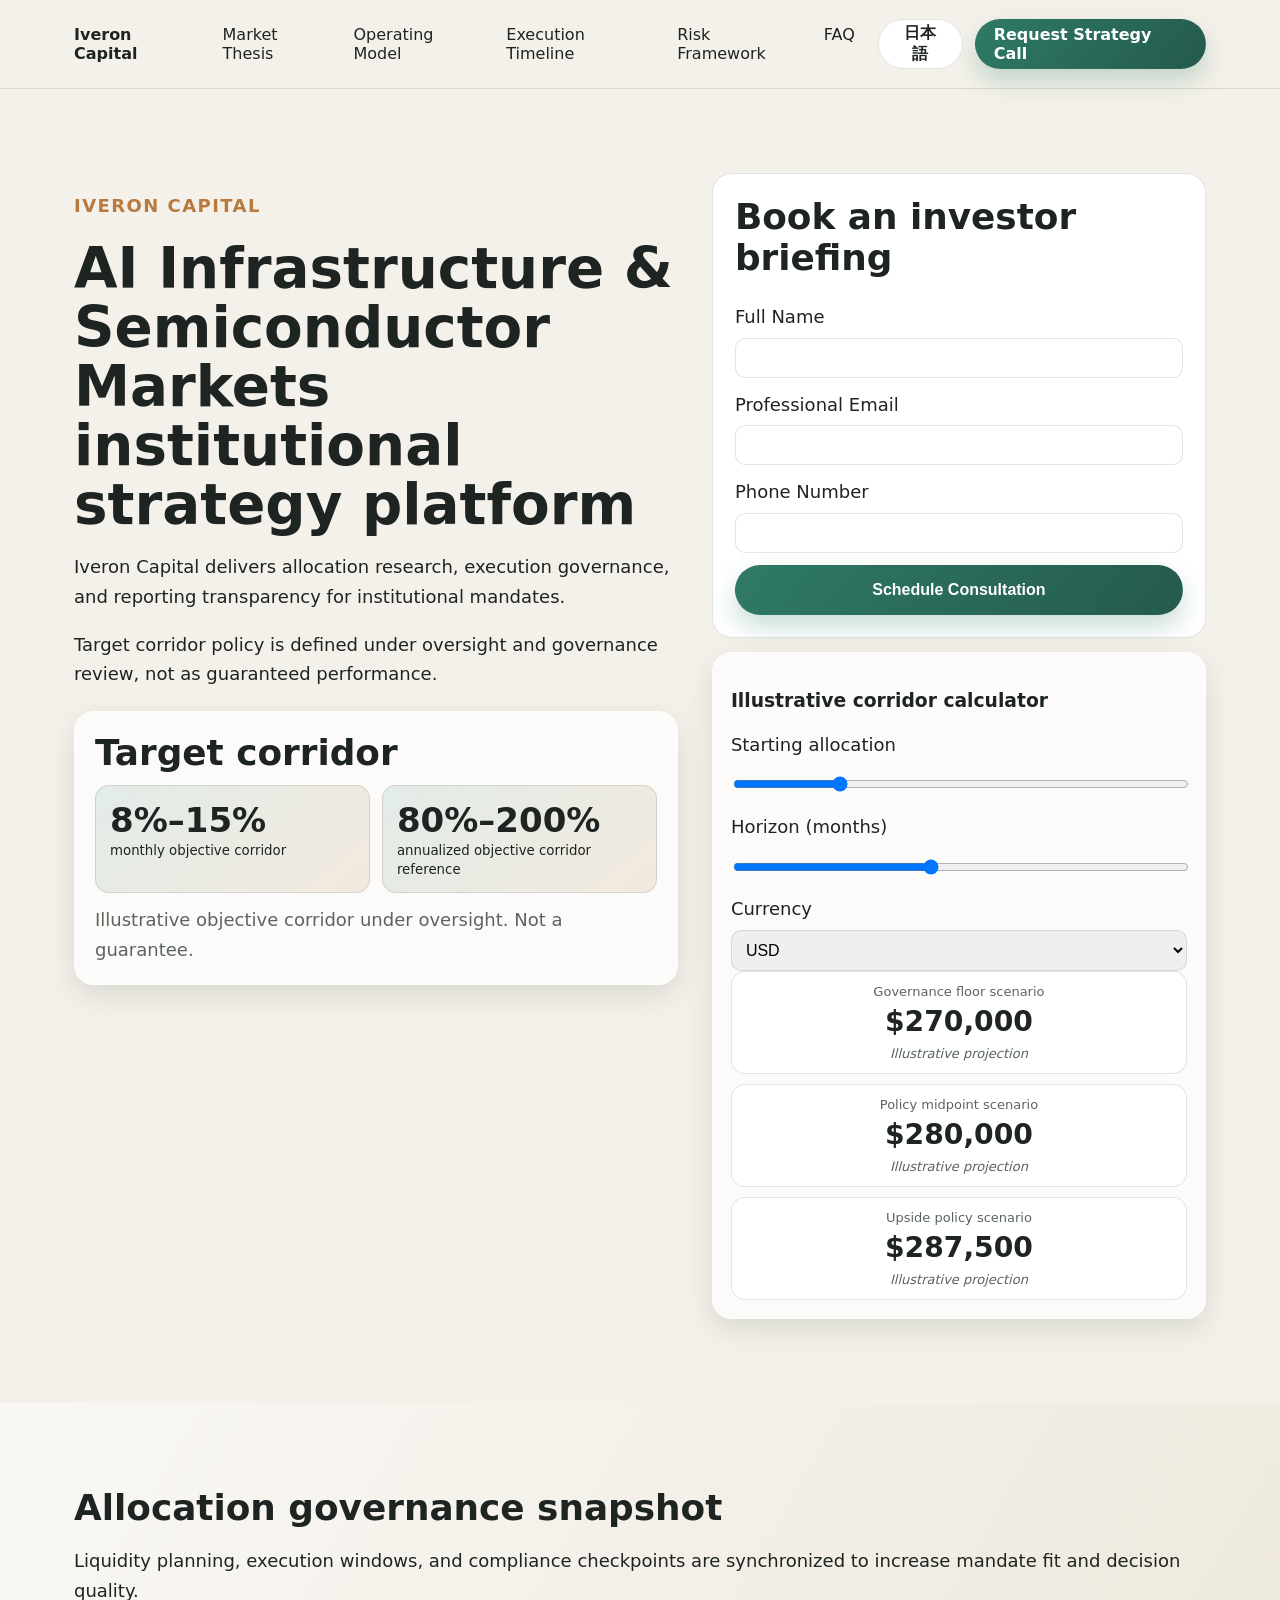
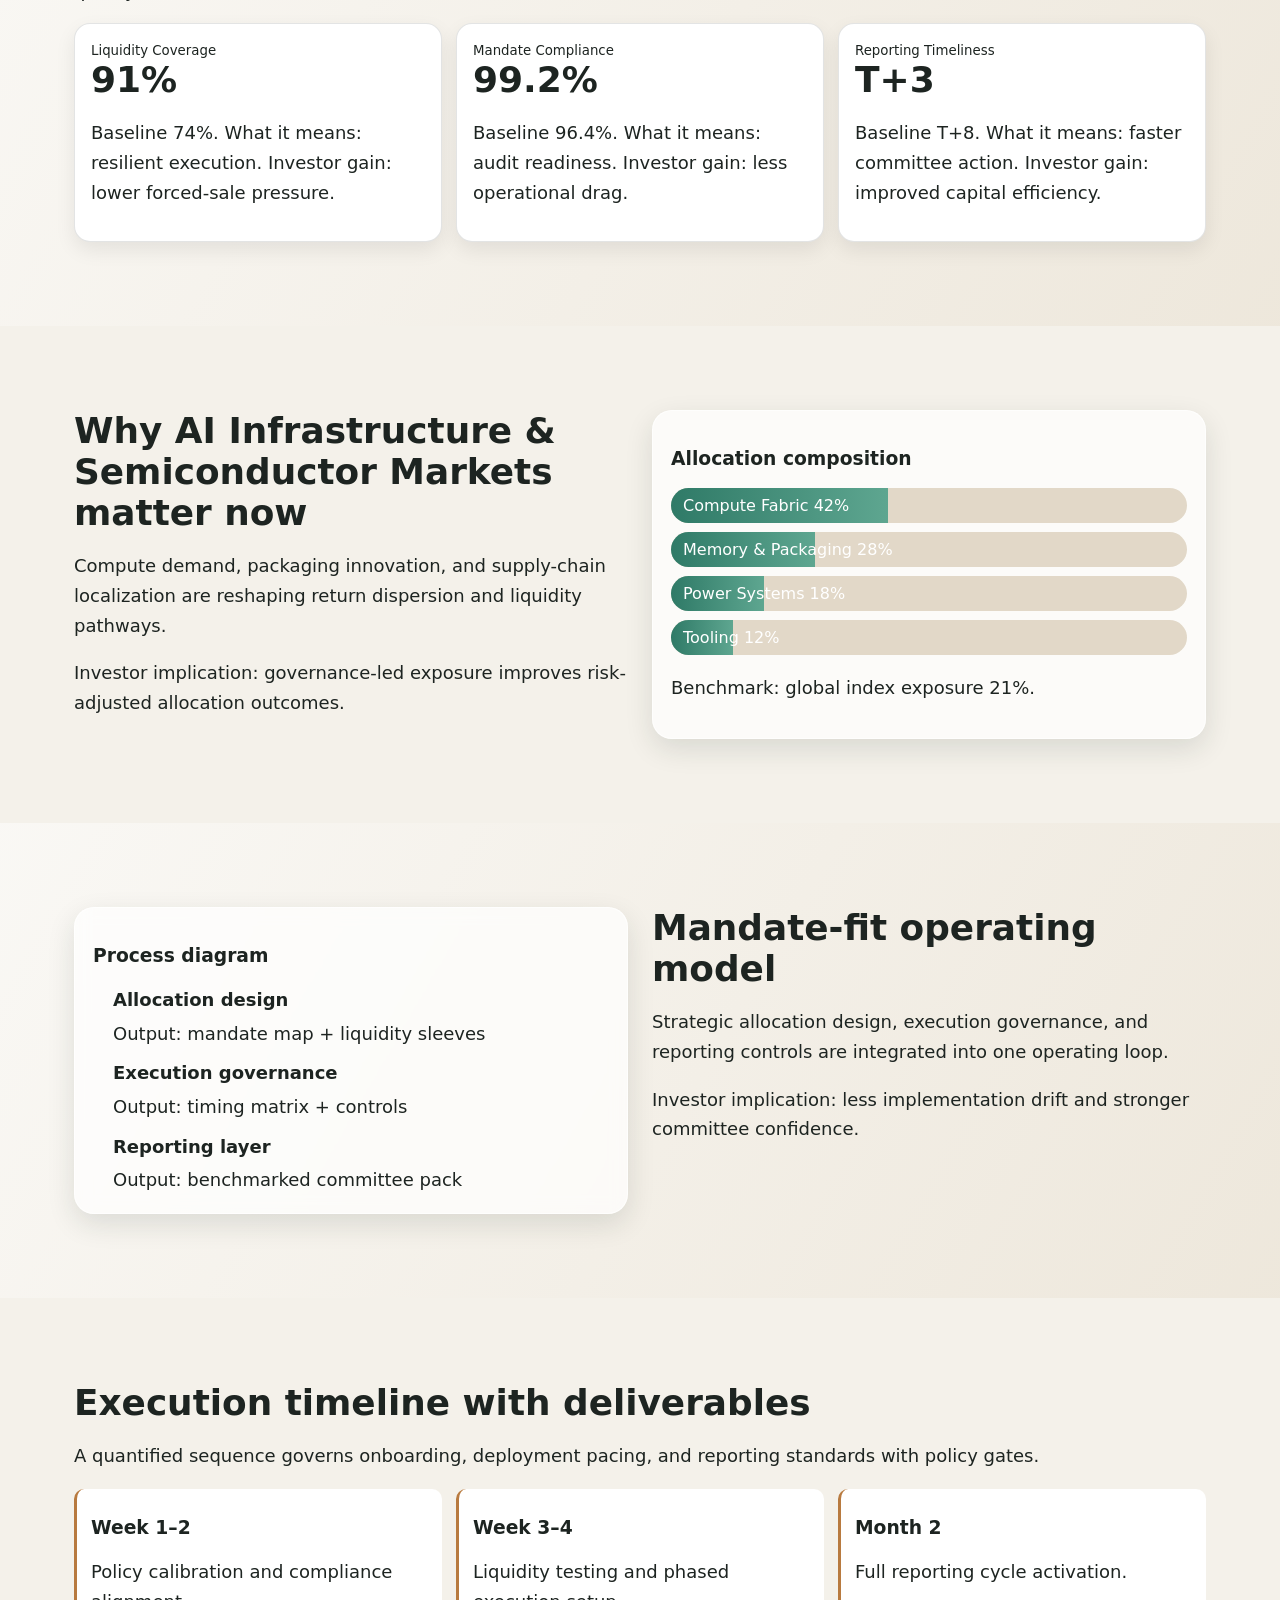
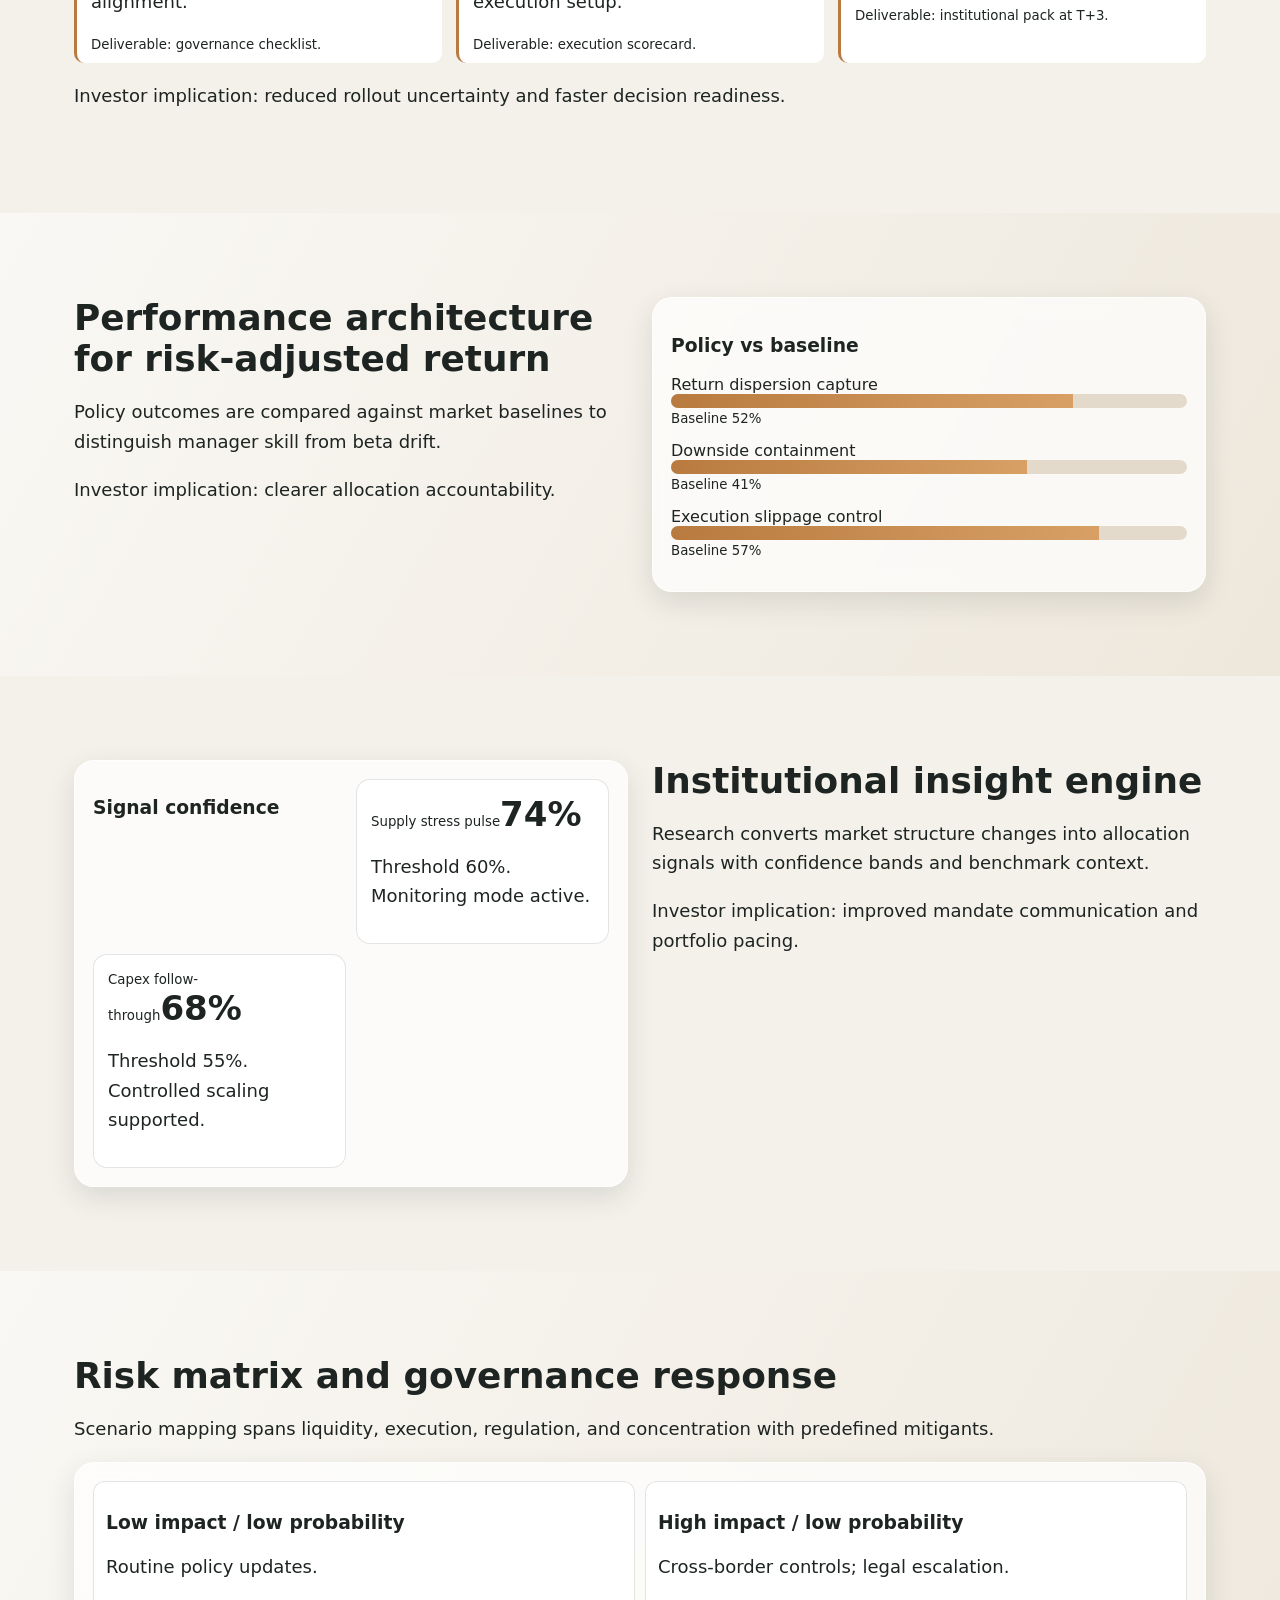
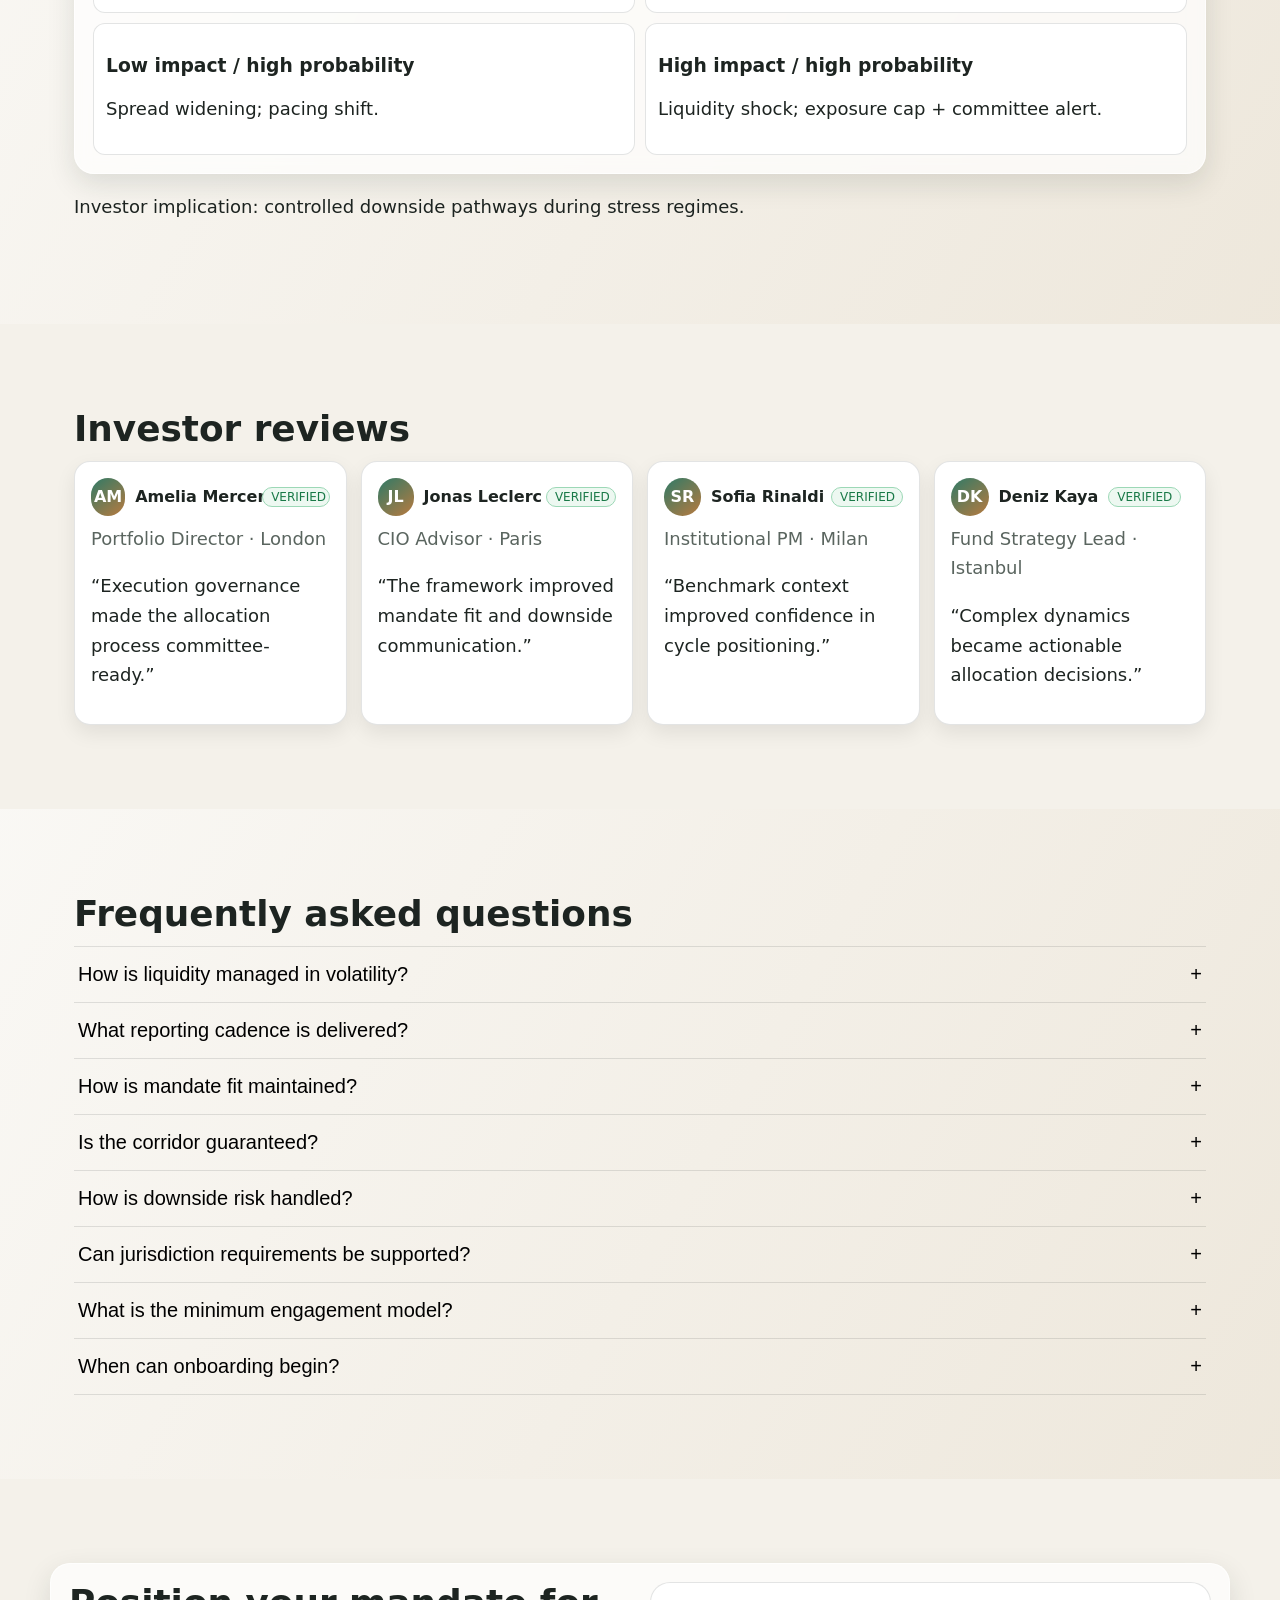
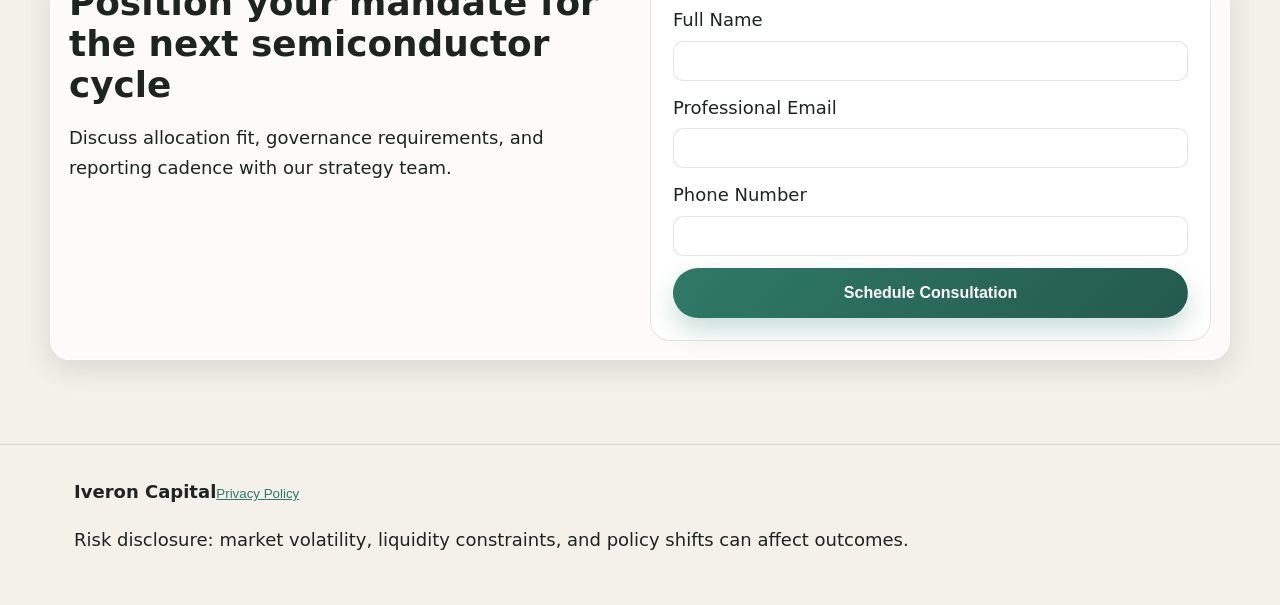
<file: jp/index.html>
<!doctype html>
<html lang="ja">
<head>
<meta charset="utf-8"><meta name="viewport" content="width=device-width, initial-scale=1">
<title>Iveron Capital | AIインフラと半導体市場の機関投資家向けサイト</title><meta name="description" content="AIインフラと半導体市場を対象にしたガバナンス重視の機関投資家向けプラットフォーム。">
<link rel="canonical" href="https://iveroncapital.com/jp/index.html">
<meta property="og:title" content="Iveron Capital | AIインフラと半導体市場の機関投資家向けサイト"><meta property="og:description" content="AIインフラと半導体市場を対象にしたガバナンス重視の機関投資家向けプラットフォーム。"><meta property="og:type" content="website"><meta property="og:url" content="https://iveroncapital.com/jp/index.html">
<meta name="twitter:card" content="summary_large_image"><meta name="twitter:title" content="Iveron Capital | AIインフラと半導体市場の機関投資家向けサイト"><meta name="twitter:description" content="AIインフラと半導体市場を対象にしたガバナンス重視の機関投資家向けプラットフォーム。">
<link rel="alternate" hreflang="en" href="https://iveroncapital.com/index.html"><link rel="alternate" hreflang="de" href="https://iveroncapital.com/de/index.html"><link rel="alternate" hreflang="fr" href="https://iveroncapital.com/fr/index.html"><link rel="alternate" hreflang="es" href="https://iveroncapital.com/es/index.html"><link rel="alternate" hreflang="it" href="https://iveroncapital.com/it/index.html"><link rel="alternate" hreflang="tr" href="https://iveroncapital.com/tr/index.html"><link rel="alternate" hreflang="pt" href="https://iveroncapital.com/pt/index.html"><link rel="alternate" hreflang="ja" href="https://iveroncapital.com/jp/index.html"><link rel="alternate" hreflang="sk" href="https://iveroncapital.com/sk/index.html"><link rel="alternate" hreflang="nl-BE" href="https://iveroncapital.com/be/index.html"><link rel="alternate" hreflang="x-default" href="https://iveroncapital.com/index.html">
<link rel="stylesheet" href="../assets/style.css">
<script type="application/ld+json">{"@context":"https://schema.org","@graph":[{"@type":"Organization","name":"Iveron Capital","url":"https://iveroncapital.com"},{"@type":"WebSite","name":"Iveron Capital","url":"https://iveroncapital.com"},{"@type":"FAQPage","mainEntity":[{"@type":"Question","name":"Governance?","acceptedAnswer":{"@type":"Answer","text":"Oversight first."}}]},{"@type":"Review","author":{"@type":"Person","name":"Amelia Mercer"},"reviewBody":"Institutional quality.","reviewRating":{"@type":"Rating","ratingValue":"5"}}]}</script>
</head>
<body>
<header class="site-header"><div class="container nav-shell"><a class="brand" href="../index.html">Iveron Capital</a><nav class="desktop-nav"><a href="#market">Market Thesis</a><a href="#model">Operating Model</a><a href="#timeline">Execution Timeline</a><a href="#risk">Risk Framework</a><a href="#faq">FAQ</a></nav><div class="actions"><div class="lang-wrap"><button class="lang-toggle" aria-expanded="false">日本語</button><div class="lang-menu"><a href="../index.html"><span>🇬🇧</span>English</a><a href="../de/index.html"><span>🇩🇪</span>Deutsch</a><a href="../fr/index.html"><span>🇫🇷</span>Français</a><a href="../es/index.html"><span>🇪🇸</span>Español</a><a href="../it/index.html"><span>🇮🇹</span>Italiano</a><a href="../tr/index.html"><span>🇹🇷</span>Türkçe</a><a href="../pt/index.html"><span>🇵🇹</span>Português</a><a href="../jp/index.html"><span>🇯🇵</span>日本語</a><a href="../sk/index.html"><span>🇸🇰</span>Slovenčina</a><a href="../be/index.html"><span>🇧🇪</span>Belgium</a></div></div><a class="btn" href="#lead-final">Request Strategy Call</a><button class="burger" aria-label="Menu" aria-expanded="false">☰</button></div></div></header>
<div class="mobile-drawer" aria-hidden="true"><div class="drawer-panel" role="dialog" aria-modal="true"><button class="drawer-close" aria-label="Close">✕</button><nav class="drawer-nav"><a href="#market">Market Thesis</a><a href="#model">Operating Model</a><a href="#timeline">Execution Timeline</a><a href="#risk">Risk Framework</a><a href="#faq">FAQ</a></nav><div class="drawer-lang"><a href="../index.html">English</a>
<a href="../de/index.html">Deutsch</a>
<a href="../fr/index.html">Français</a>
<a href="../es/index.html">Español</a>
<a href="../it/index.html">Italiano</a>
<a href="../tr/index.html">Türkçe</a>
<a href="../pt/index.html">Português</a>
<a href="../jp/index.html">日本語</a>
<a href="../sk/index.html">Slovenčina</a>
<a href="../be/index.html">Belgium</a></div><a class="btn" href="#lead-final">Request Strategy Call</a></div></div>
<main>
<section class="hero section"><div class="container hero-grid"><div><p class="eyebrow">Iveron Capital</p><h1>AI Infrastructure & Semiconductor Markets institutional strategy platform</h1><p>Iveron Capital delivers allocation research, execution governance, and reporting transparency for institutional mandates.</p><p>Target corridor policy is defined under oversight and governance review, not as guaranteed performance.</p><div class="corridor-card glass"><h2>Target corridor</h2><div class="corridor-metrics"><div><span>8%–15%</span><small>monthly objective corridor</small></div><div><span>80%–200%</span><small>annualized objective corridor reference</small></div></div><p class="micro">Illustrative objective corridor under oversight. Not a guarantee.</p></div></div><div><form class="lead-form"><h2>Book an investor briefing</h2><label>Full Name<input type="text" required></label><label>Professional Email<input type="email" required></label><label>Phone Number<input type="tel" required></label><button class="btn" type="submit">Schedule Consultation</button></form><div class="calculator glass"><h3>Illustrative corridor calculator</h3><label>Starting allocation<input class="calc-capital" type="range" min="50000" max="1000000" value="250000"></label><label>Horizon (months)<input class="calc-horizon" type="range" min="3" max="24" value="12"></label><label>Currency<select class="calc-currency"><option value="$">USD</option><option value="€">EUR</option><option value="£">GBP</option></select></label><div class="calc-results"><article><small>Governance floor scenario</small><strong class="calc-value" data-rate="0.08">$270,000</strong><em>Illustrative projection</em></article><article><small>Policy midpoint scenario</small><strong class="calc-value" data-rate="0.12">$280,000</strong><em>Illustrative projection</em></article><article><small>Upside policy scenario</small><strong class="calc-value" data-rate="0.15">$295,000</strong><em>Illustrative projection</em></article></div></div></div></div></section>
<section class="section alt"><div class="container"><h2>Allocation governance snapshot</h2><p>Liquidity planning, execution windows, and compliance checkpoints are synchronized to increase mandate fit and decision quality.</p><div class="kpi-strip"><article><small>Liquidity Coverage</small><strong>91%</strong><p>Baseline 74%. What it means: resilient execution. Investor gain: lower forced-sale pressure.</p></article><article><small>Mandate Compliance</small><strong>99.2%</strong><p>Baseline 96.4%. What it means: audit readiness. Investor gain: less operational drag.</p></article><article><small>Reporting Timeliness</small><strong>T+3</strong><p>Baseline T+8. What it means: faster committee action. Investor gain: improved capital efficiency.</p></article></div></div></section>
<section class="section" id="market"><div class="container two-col"><div><h2>Why AI Infrastructure & Semiconductor Markets matter now</h2><p>Compute demand, packaging innovation, and supply-chain localization are reshaping return dispersion and liquidity pathways.</p><p>Investor implication: governance-led exposure improves risk-adjusted allocation outcomes.</p></div><div class="stacked-bars glass"><h3>Allocation composition</h3><div class="bar"><span style="width:42%">Compute Fabric 42%</span></div><div class="bar"><span style="width:28%">Memory & Packaging 28%</span></div><div class="bar"><span style="width:18%">Power Systems 18%</span></div><div class="bar"><span style="width:12%">Tooling 12%</span></div><p>Benchmark: global index exposure 21%.</p></div></div></section>
<section class="section alt" id="model"><div class="container two-col reverse"><div><h2>Mandate-fit operating model</h2><p>Strategic allocation design, execution governance, and reporting controls are integrated into one operating loop.</p><p>Investor implication: less implementation drift and stronger committee confidence.</p></div><div class="diagram glass"><h3>Process diagram</h3><ol><li><strong>Allocation design</strong><span>Output: mandate map + liquidity sleeves</span></li><li><strong>Execution governance</strong><span>Output: timing matrix + controls</span></li><li><strong>Reporting layer</strong><span>Output: benchmarked committee pack</span></li></ol></div></div></section>
<section class="section" id="timeline"><div class="container"><h2>Execution timeline with deliverables</h2><p>A quantified sequence governs onboarding, deployment pacing, and reporting standards with policy gates.</p><div class="timeline"><article><h3>Week 1–2</h3><p>Policy calibration and compliance alignment.</p><small>Deliverable: governance checklist.</small></article><article><h3>Week 3–4</h3><p>Liquidity testing and phased execution setup.</p><small>Deliverable: execution scorecard.</small></article><article><h3>Month 2</h3><p>Full reporting cycle activation.</p><small>Deliverable: institutional pack at T+3.</small></article></div><p>Investor implication: reduced rollout uncertainty and faster decision readiness.</p></div></section>
<section class="section alt"><div class="container two-col"><div><h2>Performance architecture for risk-adjusted return</h2><p>Policy outcomes are compared against market baselines to distinguish manager skill from beta drift.</p><p>Investor implication: clearer allocation accountability.</p></div><div class="dual-bars glass"><h3>Policy vs baseline</h3><div><span>Return dispersion capture</span><b><i style="width:78%"></i></b><small>Baseline 52%</small></div><div><span>Downside containment</span><b><i style="width:69%"></i></b><small>Baseline 41%</small></div><div><span>Execution slippage control</span><b><i style="width:83%"></i></b><small>Baseline 57%</small></div></div></div></section>
<section class="section"><div class="container two-col reverse"><div><h2>Institutional insight engine</h2><p>Research converts market structure changes into allocation signals with confidence bands and benchmark context.</p><p>Investor implication: improved mandate communication and portfolio pacing.</p></div><div class="radials glass"><h3>Signal confidence</h3><article><small>Supply stress pulse</small><strong>74%</strong><p>Threshold 60%. Monitoring mode active.</p></article><article><small>Capex follow-through</small><strong>68%</strong><p>Threshold 55%. Controlled scaling supported.</p></article></div></div></section>
<section class="section alt" id="risk"><div class="container"><h2>Risk matrix and governance response</h2><p>Scenario mapping spans liquidity, execution, regulation, and concentration with predefined mitigants.</p><div class="risk-matrix glass"><div><h3>Low impact / low probability</h3><p>Routine policy updates.</p></div><div><h3>High impact / low probability</h3><p>Cross-border controls; legal escalation.</p></div><div><h3>Low impact / high probability</h3><p>Spread widening; pacing shift.</p></div><div><h3>High impact / high probability</h3><p>Liquidity shock; exposure cap + committee alert.</p></div></div><p>Investor implication: controlled downside pathways during stress regimes.</p></div></section>
<section class="section"><div class="container"><h2>Investor reviews</h2><div class="reviews"><article class="review-card"><div class="review-head"><span class="avatar">AM</span><strong>Amelia Mercer</strong><span class="verified">VERIFIED</span></div><p class="review-title">Portfolio Director · London</p><p>“Execution governance made the allocation process committee-ready.”</p></article><article class="review-card"><div class="review-head"><span class="avatar">JL</span><strong>Jonas Leclerc</strong><span class="verified">VERIFIED</span></div><p class="review-title">CIO Advisor · Paris</p><p>“The framework improved mandate fit and downside communication.”</p></article><article class="review-card"><div class="review-head"><span class="avatar">SR</span><strong>Sofia Rinaldi</strong><span class="verified">VERIFIED</span></div><p class="review-title">Institutional PM · Milan</p><p>“Benchmark context improved confidence in cycle positioning.”</p></article><article class="review-card"><div class="review-head"><span class="avatar">DK</span><strong>Deniz Kaya</strong><span class="verified">VERIFIED</span></div><p class="review-title">Fund Strategy Lead · Istanbul</p><p>“Complex dynamics became actionable allocation decisions.”</p></article></div></div></section>
<section class="section alt" id="faq"><div class="container"><h2>Frequently asked questions</h2><div class="faq"><article class="faq-item"><button class="faq-question" aria-expanded="false"><span>How is liquidity managed in volatility?</span><span>+</span></button><div class="faq-answer"><p>Liquidity sleeves and pacing controls adapt deployment to market depth.</p></div></article><article class="faq-item"><button class="faq-question" aria-expanded="false"><span>What reporting cadence is delivered?</span><span>+</span></button><div class="faq-answer"><p>Monthly committee packs and quarterly policy recalibration sessions.</p></div></article><article class="faq-item"><button class="faq-question" aria-expanded="false"><span>How is mandate fit maintained?</span><span>+</span></button><div class="faq-answer"><p>Each stage maps to policy documents, controls, and compliance checkpoints.</p></div></article><article class="faq-item"><button class="faq-question" aria-expanded="false"><span>Is the corridor guaranteed?</span><span>+</span></button><div class="faq-answer"><p>No, it is an illustrative objective corridor under oversight.</p></div></article><article class="faq-item"><button class="faq-question" aria-expanded="false"><span>How is downside risk handled?</span><span>+</span></button><div class="faq-answer"><p>Exposure caps, diversification layers, and escalation triggers are enforced.</p></div></article><article class="faq-item"><button class="faq-question" aria-expanded="false"><span>Can jurisdiction requirements be supported?</span><span>+</span></button><div class="faq-answer"><p>Yes, reporting and disclosure can align to local governance requirements.</p></div></article><article class="faq-item"><button class="faq-question" aria-expanded="false"><span>What is the minimum engagement model?</span><span>+</span></button><div class="faq-answer"><p>Strategy review, mandate fit assessment, and implementation map.</p></div></article><article class="faq-item"><button class="faq-question" aria-expanded="false"><span>When can onboarding begin?</span><span>+</span></button><div class="faq-answer"><p>Usually within two weeks after legal and compliance completion.</p></div></article></div></div></section>
<section class="section" id="lead-final"><div class="container cta-panel glass"><div><h2>Position your mandate for the next semiconductor cycle</h2><p>Discuss allocation fit, governance requirements, and reporting cadence with our strategy team.</p></div><form class="lead-form"><label>Full Name<input type="text" required></label><label>Professional Email<input type="email" required></label><label>Phone Number<input type="tel" required></label><button class="btn" type="submit">Schedule Consultation</button></form></div></section>
</main>
<footer class="site-footer"><div class="container"><strong>Iveron Capital</strong><button class="privacy-link" data-open-modal>Privacy Policy</button><p>Risk disclosure: market volatility, liquidity constraints, and policy shifts can affect outcomes.</p></div></footer>
<div class="modal" aria-hidden="true"><div class="modal-panel" role="dialog" aria-modal="true"><button class="modal-x" aria-label="Close">✕</button><h2>Privacy Policy</h2><div class="modal-content"><section><h3>Introduction</h3><p>Institutional inquiry data is processed for advisory workflows and governance controls.</p></section><section><h3>Data collection</h3><p>We collect submitted contact details and interaction metadata.</p></section><section><h3>Legal basis</h3><p>Processing is based on legitimate interest and contractual pre-engagement steps.</p></section><section><h3>Cookies</h3><p>Essential analytics cookies may be used for performance measurement.</p></section><section><h3>Retention</h3><p>Records are retained only as long as required for compliance and service obligations.</p></section><section><h3>Third-party sharing</h3><p>Data is shared only with regulated processors under contractual safeguards.</p></section><section><h3>Security</h3><p>Access controls, encryption, and audit logging are applied.</p></section><section><h3>User rights</h3><p>Users may request access, correction, deletion, or processing restrictions.</p></section><section><h3>International transfers</h3><p>Cross-border transfers rely on approved legal safeguards.</p></section><section><h3>Industry risk disclosure</h3><p>AI infrastructure and semiconductor markets are exposed to cyclical and policy risks.</p></section><section><h3>Contact</h3><p>privacy@iveroncapital.com</p></section></div><div class="modal-footer"><button class="btn secondary" data-close-modal>Close</button></div></div></div>
<script src="../assets/app.js" defer></script>
</body></html>
</file>
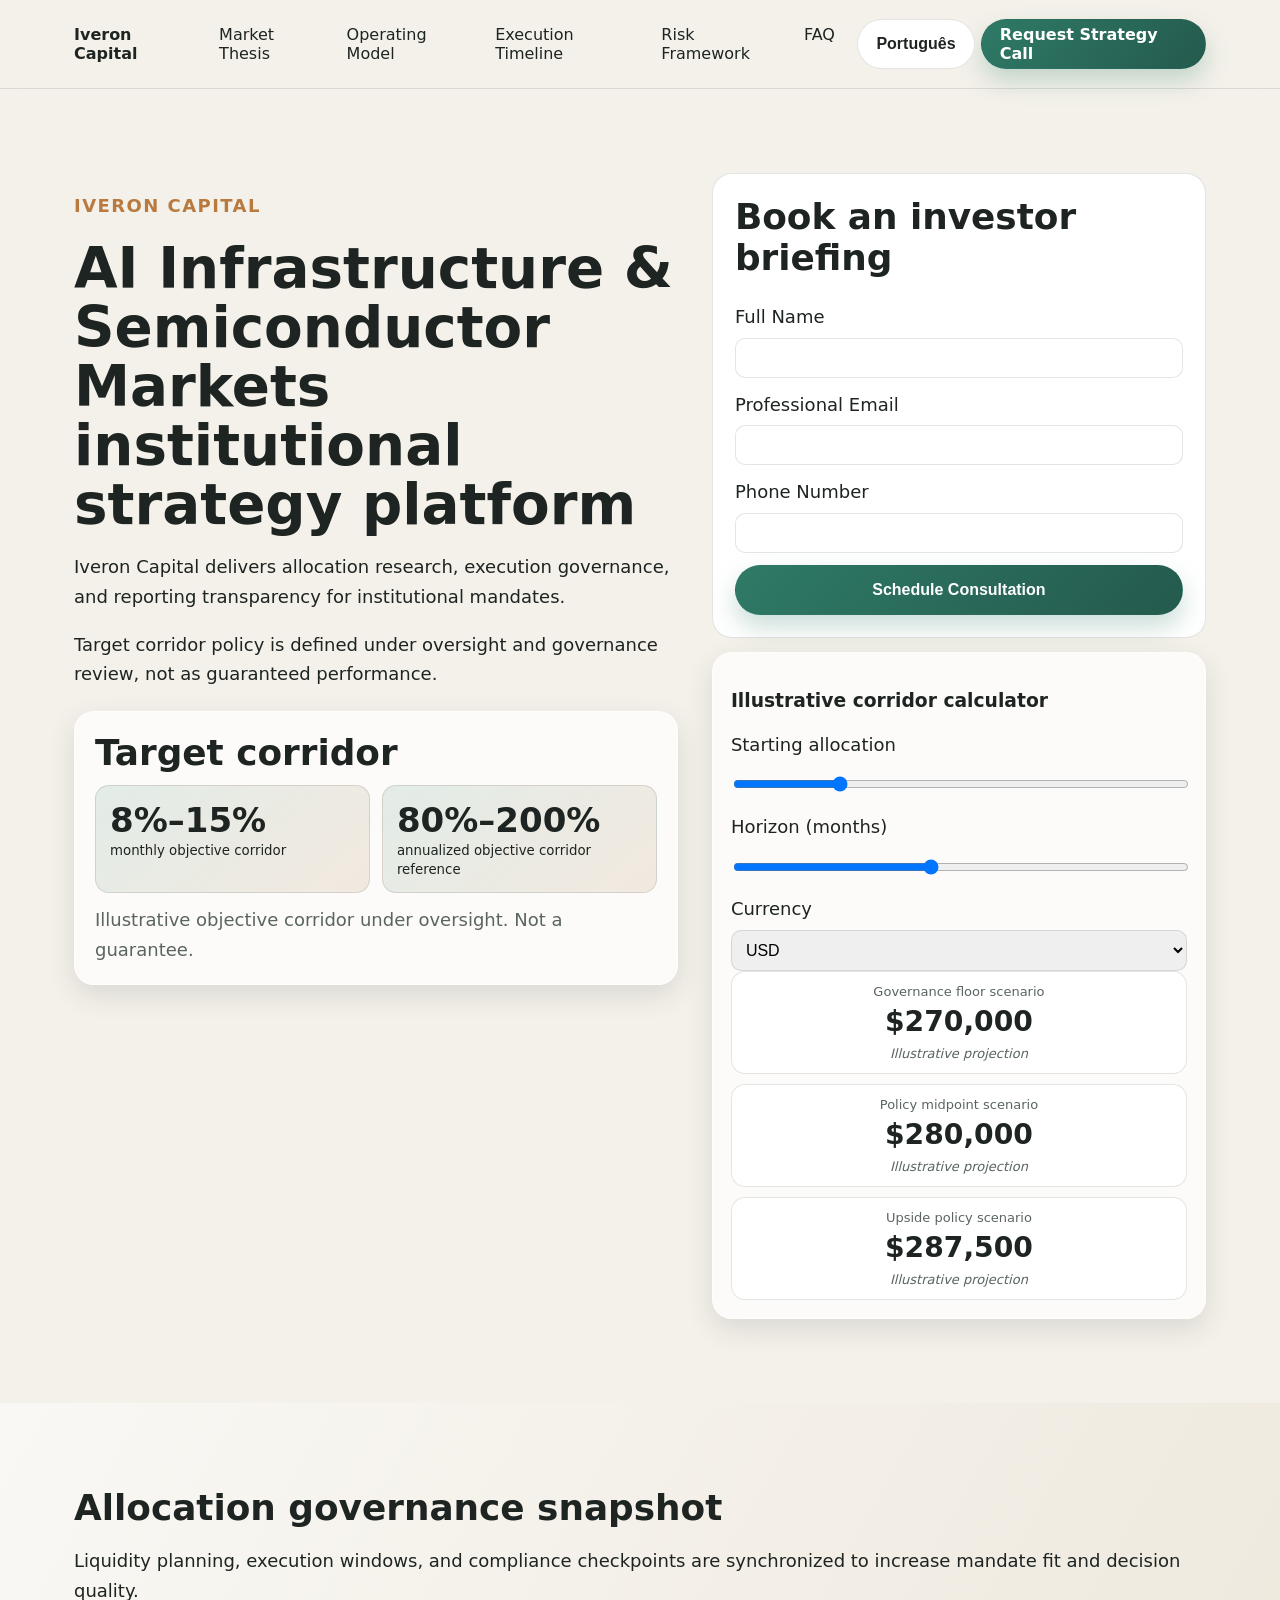
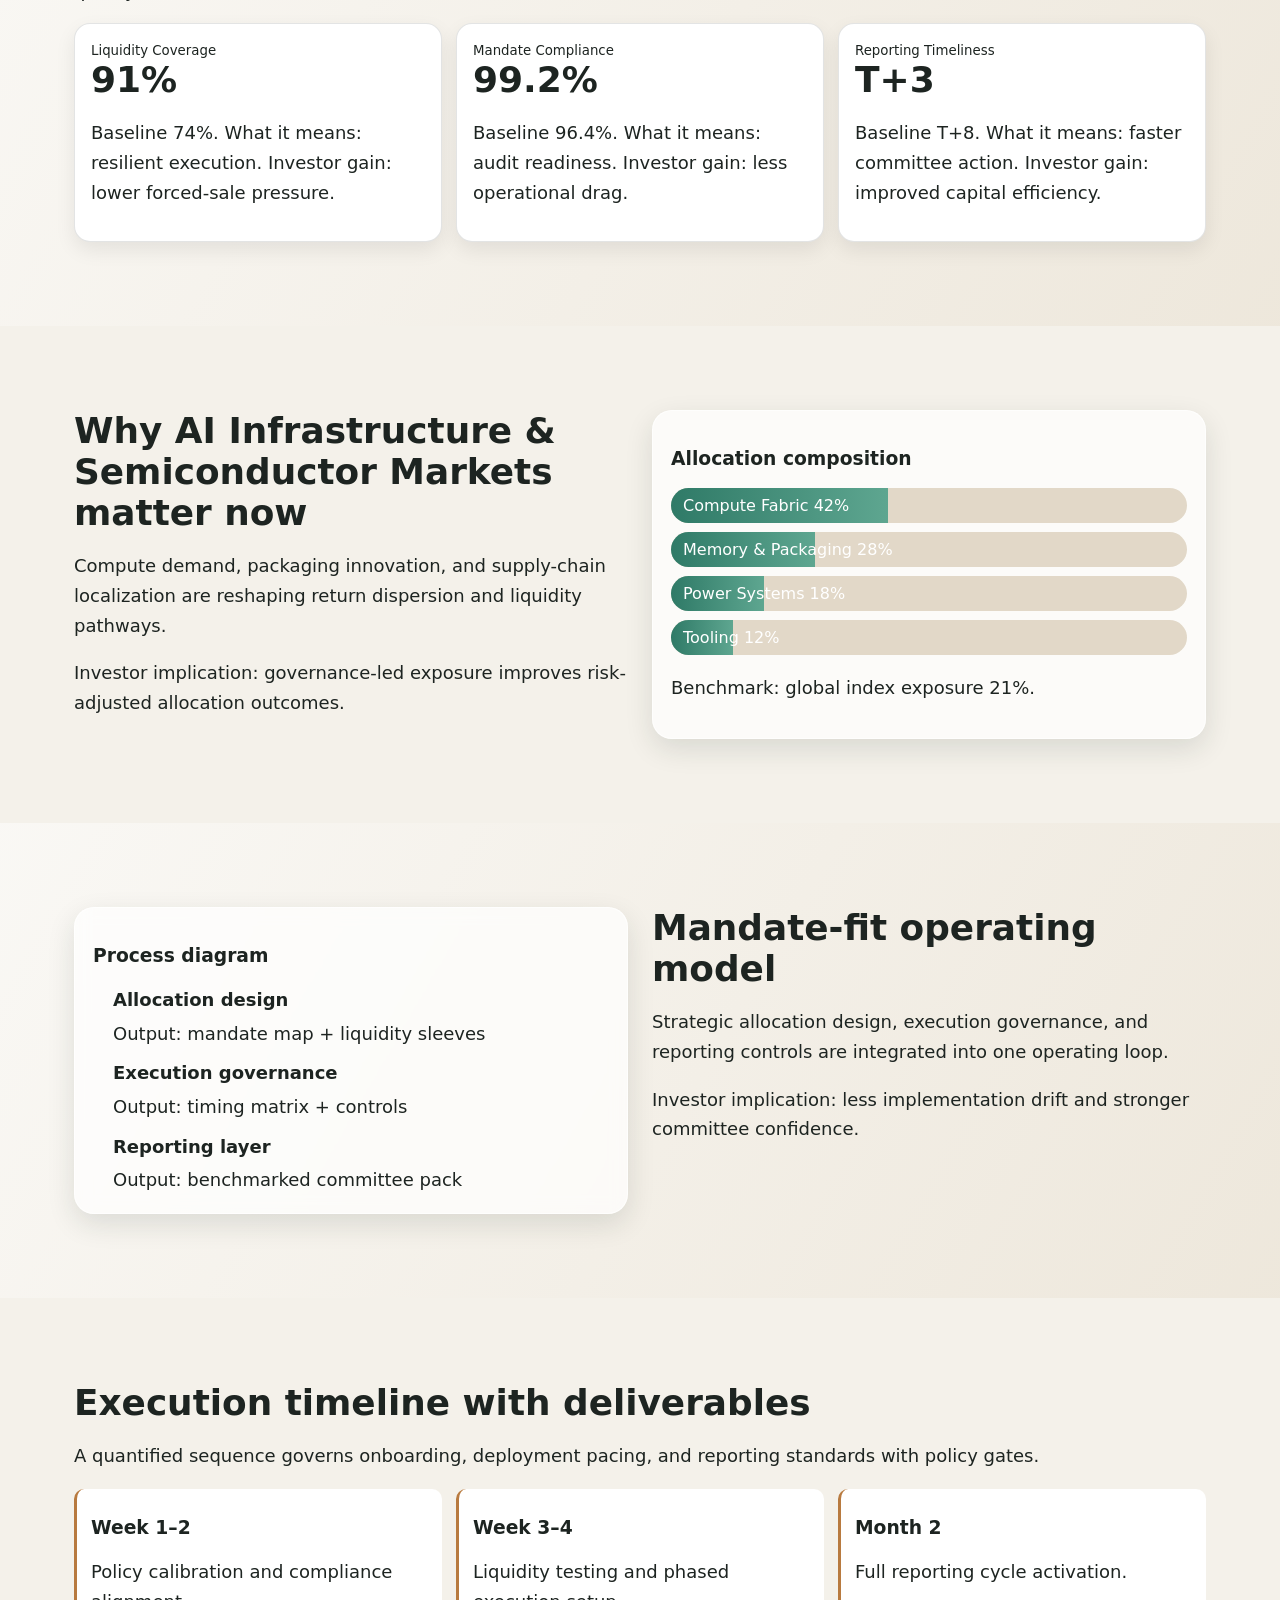
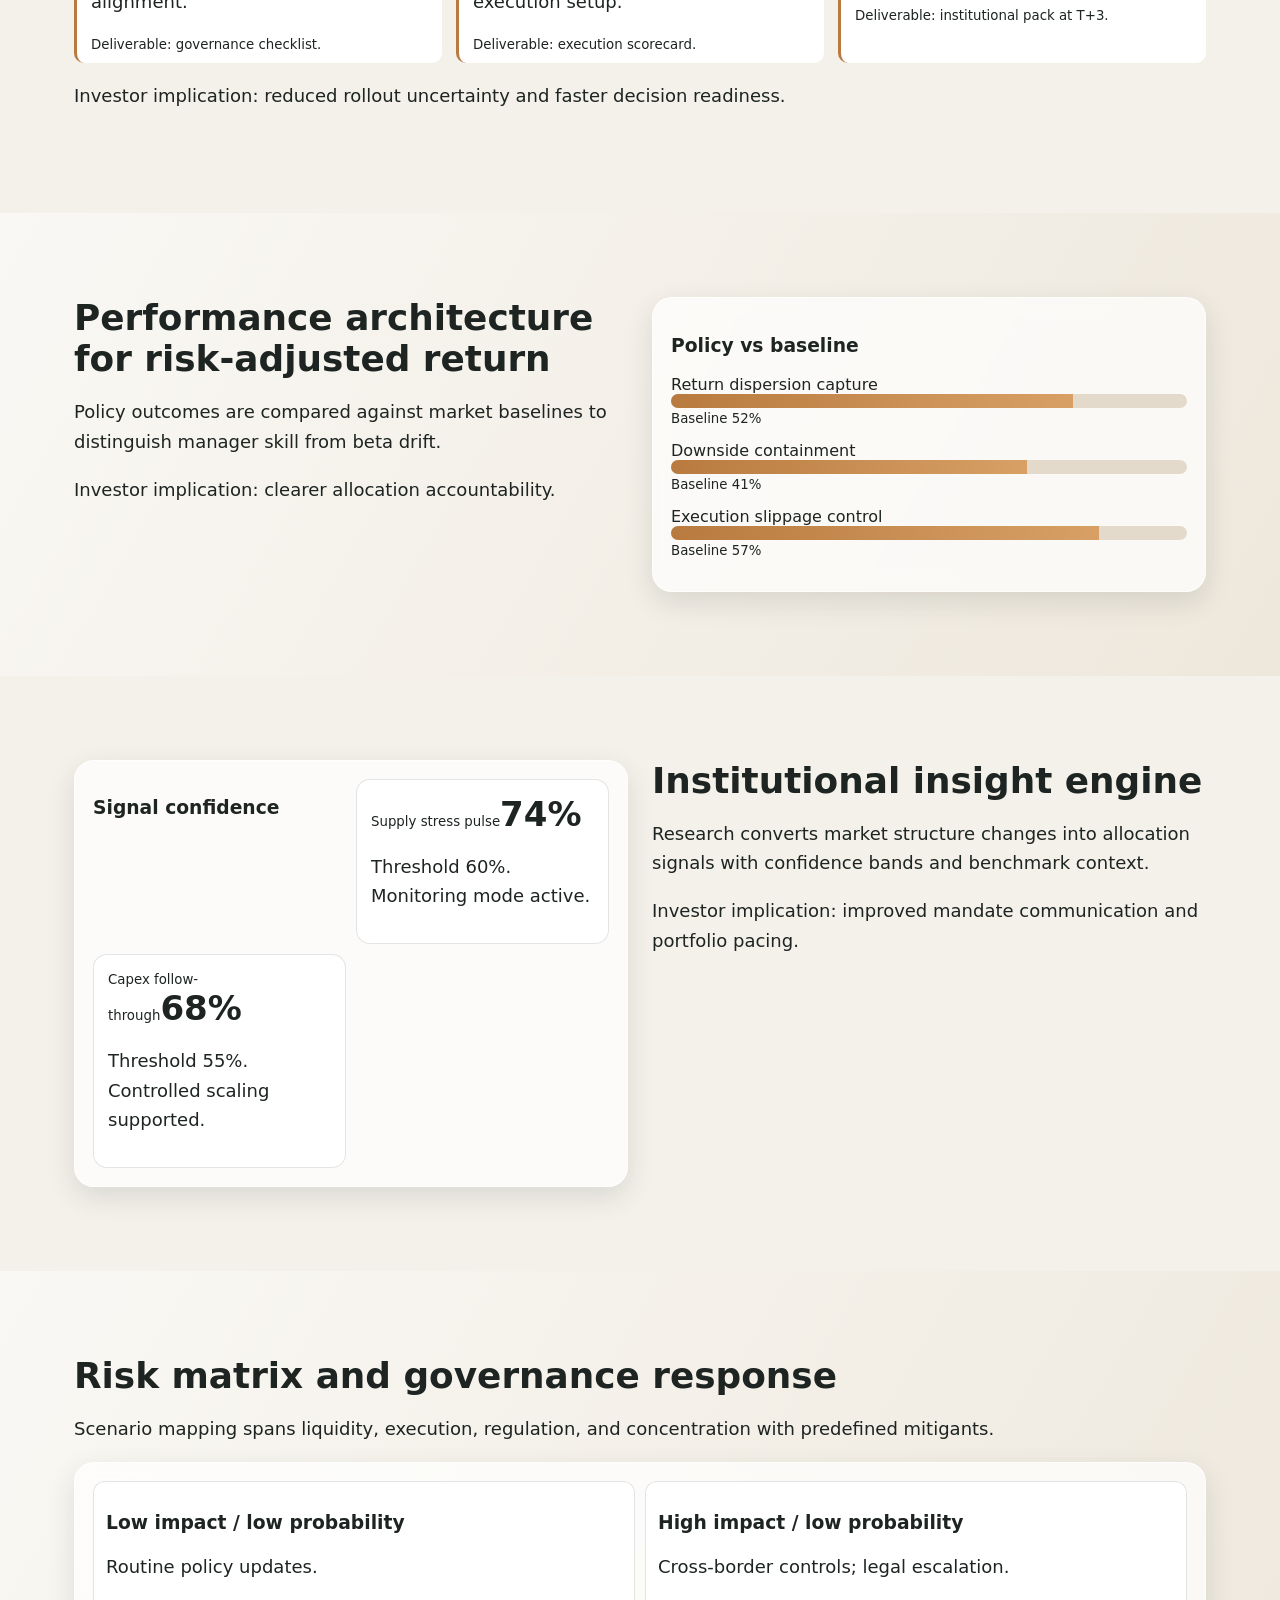
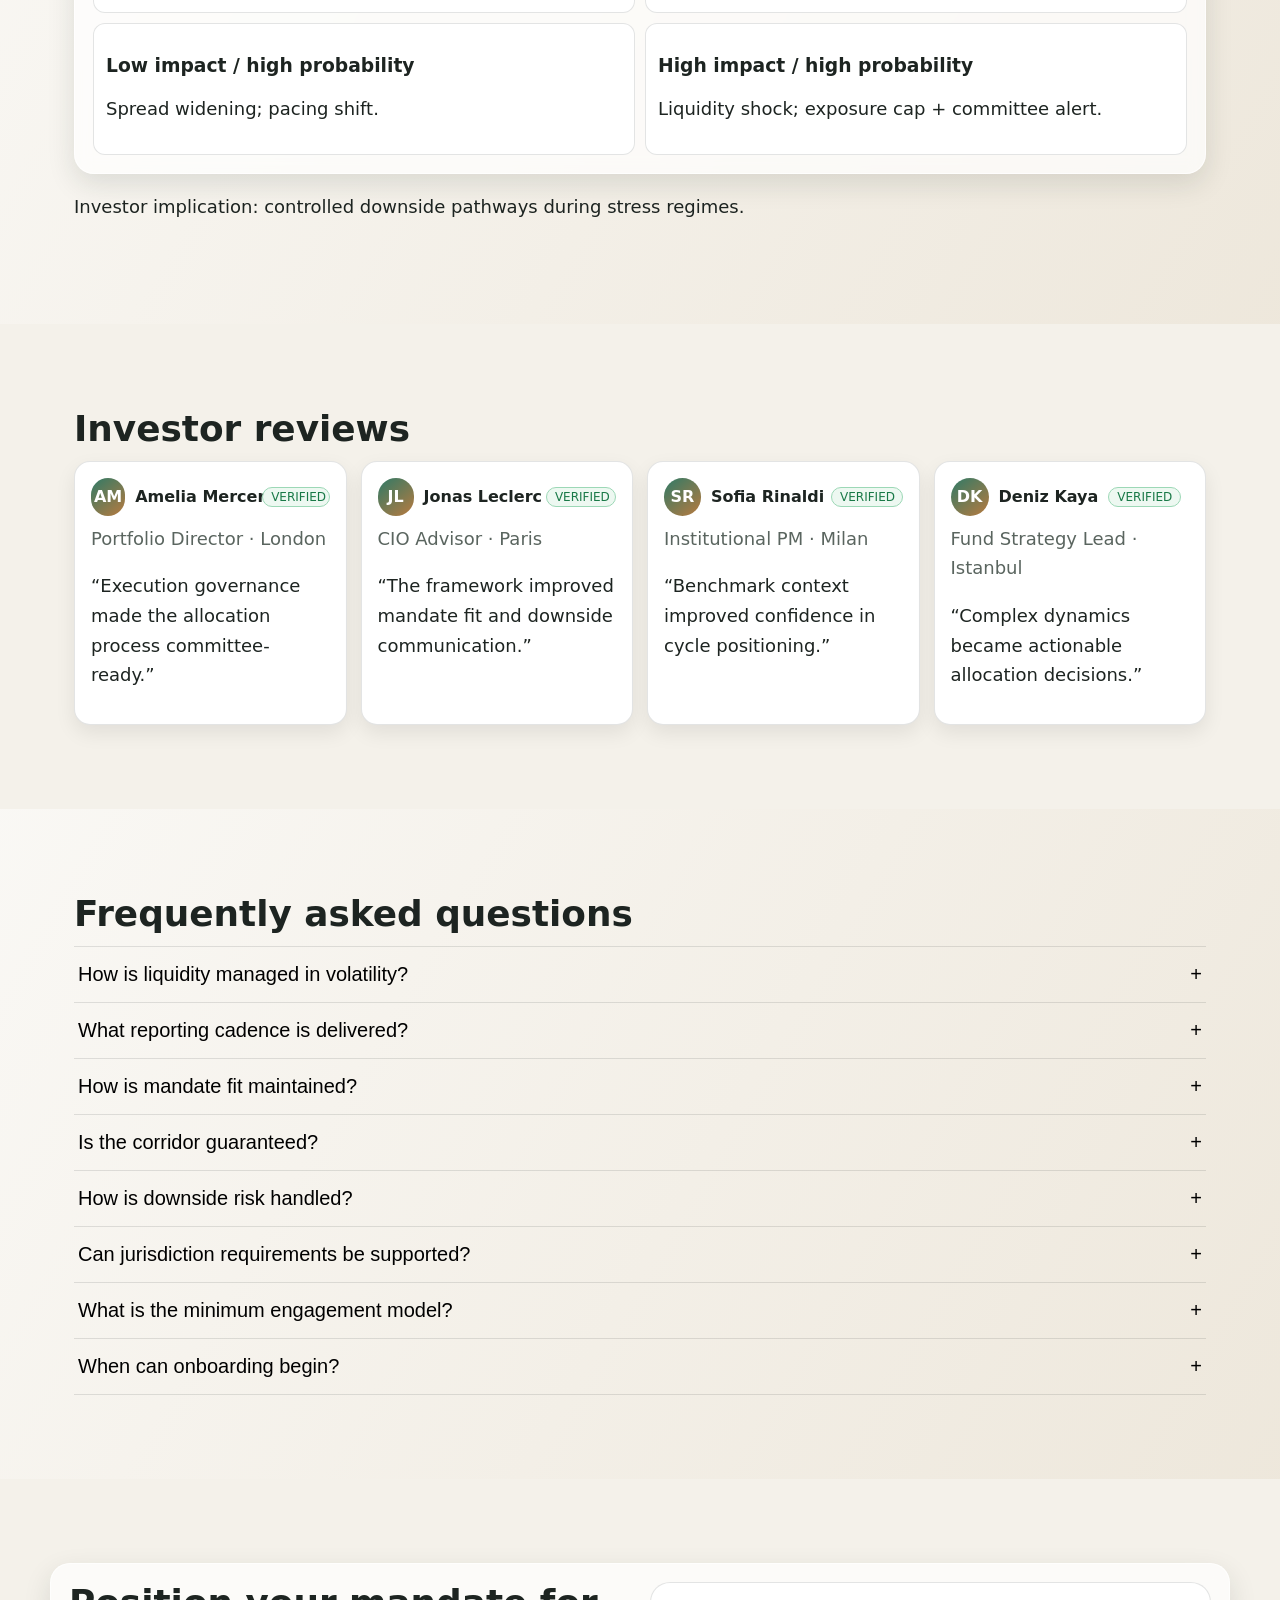
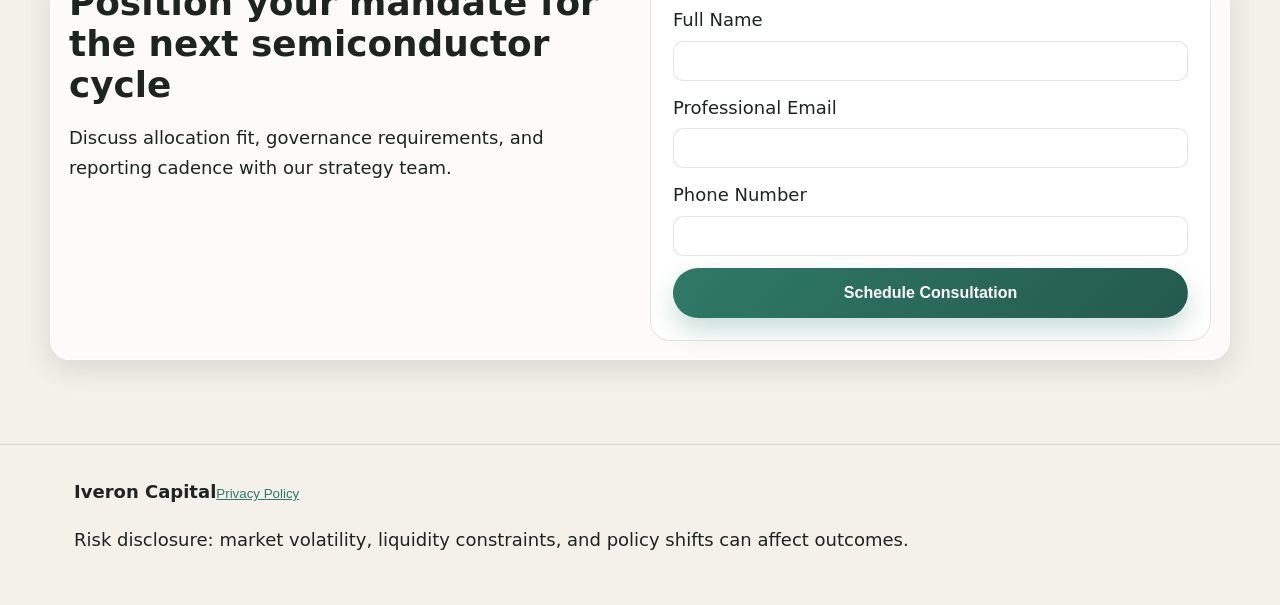
<file: pt/index.html>
<!doctype html>
<html lang="pt">
<head>
<meta charset="utf-8"><meta name="viewport" content="width=device-width, initial-scale=1">
<title>Iveron Capital | Infraestrutura de IA e mercados de semicondutores</title><meta name="description" content="Plataforma institucional de infraestrutura de IA e semicondutores com governança e risco.">
<link rel="canonical" href="https://iveroncapital.com/pt/index.html">
<meta property="og:title" content="Iveron Capital | Infraestrutura de IA e mercados de semicondutores"><meta property="og:description" content="Plataforma institucional de infraestrutura de IA e semicondutores com governança e risco."><meta property="og:type" content="website"><meta property="og:url" content="https://iveroncapital.com/pt/index.html">
<meta name="twitter:card" content="summary_large_image"><meta name="twitter:title" content="Iveron Capital | Infraestrutura de IA e mercados de semicondutores"><meta name="twitter:description" content="Plataforma institucional de infraestrutura de IA e semicondutores com governança e risco.">
<link rel="alternate" hreflang="en" href="https://iveroncapital.com/index.html"><link rel="alternate" hreflang="de" href="https://iveroncapital.com/de/index.html"><link rel="alternate" hreflang="fr" href="https://iveroncapital.com/fr/index.html"><link rel="alternate" hreflang="es" href="https://iveroncapital.com/es/index.html"><link rel="alternate" hreflang="it" href="https://iveroncapital.com/it/index.html"><link rel="alternate" hreflang="tr" href="https://iveroncapital.com/tr/index.html"><link rel="alternate" hreflang="pt" href="https://iveroncapital.com/pt/index.html"><link rel="alternate" hreflang="ja" href="https://iveroncapital.com/jp/index.html"><link rel="alternate" hreflang="sk" href="https://iveroncapital.com/sk/index.html"><link rel="alternate" hreflang="nl-BE" href="https://iveroncapital.com/be/index.html"><link rel="alternate" hreflang="x-default" href="https://iveroncapital.com/index.html">
<link rel="stylesheet" href="../assets/style.css">
<script type="application/ld+json">{"@context":"https://schema.org","@graph":[{"@type":"Organization","name":"Iveron Capital","url":"https://iveroncapital.com"},{"@type":"WebSite","name":"Iveron Capital","url":"https://iveroncapital.com"},{"@type":"FAQPage","mainEntity":[{"@type":"Question","name":"Governance?","acceptedAnswer":{"@type":"Answer","text":"Oversight first."}}]},{"@type":"Review","author":{"@type":"Person","name":"Amelia Mercer"},"reviewBody":"Institutional quality.","reviewRating":{"@type":"Rating","ratingValue":"5"}}]}</script>
</head>
<body>
<header class="site-header"><div class="container nav-shell"><a class="brand" href="../index.html">Iveron Capital</a><nav class="desktop-nav"><a href="#market">Market Thesis</a><a href="#model">Operating Model</a><a href="#timeline">Execution Timeline</a><a href="#risk">Risk Framework</a><a href="#faq">FAQ</a></nav><div class="actions"><div class="lang-wrap"><button class="lang-toggle" aria-expanded="false">Português</button><div class="lang-menu"><a href="../index.html"><span>🇬🇧</span>English</a><a href="../de/index.html"><span>🇩🇪</span>Deutsch</a><a href="../fr/index.html"><span>🇫🇷</span>Français</a><a href="../es/index.html"><span>🇪🇸</span>Español</a><a href="../it/index.html"><span>🇮🇹</span>Italiano</a><a href="../tr/index.html"><span>🇹🇷</span>Türkçe</a><a href="../pt/index.html"><span>🇵🇹</span>Português</a><a href="../jp/index.html"><span>🇯🇵</span>日本語</a><a href="../sk/index.html"><span>🇸🇰</span>Slovenčina</a><a href="../be/index.html"><span>🇧🇪</span>Belgium</a></div></div><a class="btn" href="#lead-final">Request Strategy Call</a><button class="burger" aria-label="Menu" aria-expanded="false">☰</button></div></div></header>
<div class="mobile-drawer" aria-hidden="true"><div class="drawer-panel" role="dialog" aria-modal="true"><button class="drawer-close" aria-label="Close">✕</button><nav class="drawer-nav"><a href="#market">Market Thesis</a><a href="#model">Operating Model</a><a href="#timeline">Execution Timeline</a><a href="#risk">Risk Framework</a><a href="#faq">FAQ</a></nav><div class="drawer-lang"><a href="../index.html">English</a>
<a href="../de/index.html">Deutsch</a>
<a href="../fr/index.html">Français</a>
<a href="../es/index.html">Español</a>
<a href="../it/index.html">Italiano</a>
<a href="../tr/index.html">Türkçe</a>
<a href="../pt/index.html">Português</a>
<a href="../jp/index.html">日本語</a>
<a href="../sk/index.html">Slovenčina</a>
<a href="../be/index.html">Belgium</a></div><a class="btn" href="#lead-final">Request Strategy Call</a></div></div>
<main>
<section class="hero section"><div class="container hero-grid"><div><p class="eyebrow">Iveron Capital</p><h1>AI Infrastructure & Semiconductor Markets institutional strategy platform</h1><p>Iveron Capital delivers allocation research, execution governance, and reporting transparency for institutional mandates.</p><p>Target corridor policy is defined under oversight and governance review, not as guaranteed performance.</p><div class="corridor-card glass"><h2>Target corridor</h2><div class="corridor-metrics"><div><span>8%–15%</span><small>monthly objective corridor</small></div><div><span>80%–200%</span><small>annualized objective corridor reference</small></div></div><p class="micro">Illustrative objective corridor under oversight. Not a guarantee.</p></div></div><div><form class="lead-form"><h2>Book an investor briefing</h2><label>Full Name<input type="text" required></label><label>Professional Email<input type="email" required></label><label>Phone Number<input type="tel" required></label><button class="btn" type="submit">Schedule Consultation</button></form><div class="calculator glass"><h3>Illustrative corridor calculator</h3><label>Starting allocation<input class="calc-capital" type="range" min="50000" max="1000000" value="250000"></label><label>Horizon (months)<input class="calc-horizon" type="range" min="3" max="24" value="12"></label><label>Currency<select class="calc-currency"><option value="$">USD</option><option value="€">EUR</option><option value="£">GBP</option></select></label><div class="calc-results"><article><small>Governance floor scenario</small><strong class="calc-value" data-rate="0.08">$270,000</strong><em>Illustrative projection</em></article><article><small>Policy midpoint scenario</small><strong class="calc-value" data-rate="0.12">$280,000</strong><em>Illustrative projection</em></article><article><small>Upside policy scenario</small><strong class="calc-value" data-rate="0.15">$295,000</strong><em>Illustrative projection</em></article></div></div></div></div></section>
<section class="section alt"><div class="container"><h2>Allocation governance snapshot</h2><p>Liquidity planning, execution windows, and compliance checkpoints are synchronized to increase mandate fit and decision quality.</p><div class="kpi-strip"><article><small>Liquidity Coverage</small><strong>91%</strong><p>Baseline 74%. What it means: resilient execution. Investor gain: lower forced-sale pressure.</p></article><article><small>Mandate Compliance</small><strong>99.2%</strong><p>Baseline 96.4%. What it means: audit readiness. Investor gain: less operational drag.</p></article><article><small>Reporting Timeliness</small><strong>T+3</strong><p>Baseline T+8. What it means: faster committee action. Investor gain: improved capital efficiency.</p></article></div></div></section>
<section class="section" id="market"><div class="container two-col"><div><h2>Why AI Infrastructure & Semiconductor Markets matter now</h2><p>Compute demand, packaging innovation, and supply-chain localization are reshaping return dispersion and liquidity pathways.</p><p>Investor implication: governance-led exposure improves risk-adjusted allocation outcomes.</p></div><div class="stacked-bars glass"><h3>Allocation composition</h3><div class="bar"><span style="width:42%">Compute Fabric 42%</span></div><div class="bar"><span style="width:28%">Memory & Packaging 28%</span></div><div class="bar"><span style="width:18%">Power Systems 18%</span></div><div class="bar"><span style="width:12%">Tooling 12%</span></div><p>Benchmark: global index exposure 21%.</p></div></div></section>
<section class="section alt" id="model"><div class="container two-col reverse"><div><h2>Mandate-fit operating model</h2><p>Strategic allocation design, execution governance, and reporting controls are integrated into one operating loop.</p><p>Investor implication: less implementation drift and stronger committee confidence.</p></div><div class="diagram glass"><h3>Process diagram</h3><ol><li><strong>Allocation design</strong><span>Output: mandate map + liquidity sleeves</span></li><li><strong>Execution governance</strong><span>Output: timing matrix + controls</span></li><li><strong>Reporting layer</strong><span>Output: benchmarked committee pack</span></li></ol></div></div></section>
<section class="section" id="timeline"><div class="container"><h2>Execution timeline with deliverables</h2><p>A quantified sequence governs onboarding, deployment pacing, and reporting standards with policy gates.</p><div class="timeline"><article><h3>Week 1–2</h3><p>Policy calibration and compliance alignment.</p><small>Deliverable: governance checklist.</small></article><article><h3>Week 3–4</h3><p>Liquidity testing and phased execution setup.</p><small>Deliverable: execution scorecard.</small></article><article><h3>Month 2</h3><p>Full reporting cycle activation.</p><small>Deliverable: institutional pack at T+3.</small></article></div><p>Investor implication: reduced rollout uncertainty and faster decision readiness.</p></div></section>
<section class="section alt"><div class="container two-col"><div><h2>Performance architecture for risk-adjusted return</h2><p>Policy outcomes are compared against market baselines to distinguish manager skill from beta drift.</p><p>Investor implication: clearer allocation accountability.</p></div><div class="dual-bars glass"><h3>Policy vs baseline</h3><div><span>Return dispersion capture</span><b><i style="width:78%"></i></b><small>Baseline 52%</small></div><div><span>Downside containment</span><b><i style="width:69%"></i></b><small>Baseline 41%</small></div><div><span>Execution slippage control</span><b><i style="width:83%"></i></b><small>Baseline 57%</small></div></div></div></section>
<section class="section"><div class="container two-col reverse"><div><h2>Institutional insight engine</h2><p>Research converts market structure changes into allocation signals with confidence bands and benchmark context.</p><p>Investor implication: improved mandate communication and portfolio pacing.</p></div><div class="radials glass"><h3>Signal confidence</h3><article><small>Supply stress pulse</small><strong>74%</strong><p>Threshold 60%. Monitoring mode active.</p></article><article><small>Capex follow-through</small><strong>68%</strong><p>Threshold 55%. Controlled scaling supported.</p></article></div></div></section>
<section class="section alt" id="risk"><div class="container"><h2>Risk matrix and governance response</h2><p>Scenario mapping spans liquidity, execution, regulation, and concentration with predefined mitigants.</p><div class="risk-matrix glass"><div><h3>Low impact / low probability</h3><p>Routine policy updates.</p></div><div><h3>High impact / low probability</h3><p>Cross-border controls; legal escalation.</p></div><div><h3>Low impact / high probability</h3><p>Spread widening; pacing shift.</p></div><div><h3>High impact / high probability</h3><p>Liquidity shock; exposure cap + committee alert.</p></div></div><p>Investor implication: controlled downside pathways during stress regimes.</p></div></section>
<section class="section"><div class="container"><h2>Investor reviews</h2><div class="reviews"><article class="review-card"><div class="review-head"><span class="avatar">AM</span><strong>Amelia Mercer</strong><span class="verified">VERIFIED</span></div><p class="review-title">Portfolio Director · London</p><p>“Execution governance made the allocation process committee-ready.”</p></article><article class="review-card"><div class="review-head"><span class="avatar">JL</span><strong>Jonas Leclerc</strong><span class="verified">VERIFIED</span></div><p class="review-title">CIO Advisor · Paris</p><p>“The framework improved mandate fit and downside communication.”</p></article><article class="review-card"><div class="review-head"><span class="avatar">SR</span><strong>Sofia Rinaldi</strong><span class="verified">VERIFIED</span></div><p class="review-title">Institutional PM · Milan</p><p>“Benchmark context improved confidence in cycle positioning.”</p></article><article class="review-card"><div class="review-head"><span class="avatar">DK</span><strong>Deniz Kaya</strong><span class="verified">VERIFIED</span></div><p class="review-title">Fund Strategy Lead · Istanbul</p><p>“Complex dynamics became actionable allocation decisions.”</p></article></div></div></section>
<section class="section alt" id="faq"><div class="container"><h2>Frequently asked questions</h2><div class="faq"><article class="faq-item"><button class="faq-question" aria-expanded="false"><span>How is liquidity managed in volatility?</span><span>+</span></button><div class="faq-answer"><p>Liquidity sleeves and pacing controls adapt deployment to market depth.</p></div></article><article class="faq-item"><button class="faq-question" aria-expanded="false"><span>What reporting cadence is delivered?</span><span>+</span></button><div class="faq-answer"><p>Monthly committee packs and quarterly policy recalibration sessions.</p></div></article><article class="faq-item"><button class="faq-question" aria-expanded="false"><span>How is mandate fit maintained?</span><span>+</span></button><div class="faq-answer"><p>Each stage maps to policy documents, controls, and compliance checkpoints.</p></div></article><article class="faq-item"><button class="faq-question" aria-expanded="false"><span>Is the corridor guaranteed?</span><span>+</span></button><div class="faq-answer"><p>No, it is an illustrative objective corridor under oversight.</p></div></article><article class="faq-item"><button class="faq-question" aria-expanded="false"><span>How is downside risk handled?</span><span>+</span></button><div class="faq-answer"><p>Exposure caps, diversification layers, and escalation triggers are enforced.</p></div></article><article class="faq-item"><button class="faq-question" aria-expanded="false"><span>Can jurisdiction requirements be supported?</span><span>+</span></button><div class="faq-answer"><p>Yes, reporting and disclosure can align to local governance requirements.</p></div></article><article class="faq-item"><button class="faq-question" aria-expanded="false"><span>What is the minimum engagement model?</span><span>+</span></button><div class="faq-answer"><p>Strategy review, mandate fit assessment, and implementation map.</p></div></article><article class="faq-item"><button class="faq-question" aria-expanded="false"><span>When can onboarding begin?</span><span>+</span></button><div class="faq-answer"><p>Usually within two weeks after legal and compliance completion.</p></div></article></div></div></section>
<section class="section" id="lead-final"><div class="container cta-panel glass"><div><h2>Position your mandate for the next semiconductor cycle</h2><p>Discuss allocation fit, governance requirements, and reporting cadence with our strategy team.</p></div><form class="lead-form"><label>Full Name<input type="text" required></label><label>Professional Email<input type="email" required></label><label>Phone Number<input type="tel" required></label><button class="btn" type="submit">Schedule Consultation</button></form></div></section>
</main>
<footer class="site-footer"><div class="container"><strong>Iveron Capital</strong><button class="privacy-link" data-open-modal>Privacy Policy</button><p>Risk disclosure: market volatility, liquidity constraints, and policy shifts can affect outcomes.</p></div></footer>
<div class="modal" aria-hidden="true"><div class="modal-panel" role="dialog" aria-modal="true"><button class="modal-x" aria-label="Close">✕</button><h2>Privacy Policy</h2><div class="modal-content"><section><h3>Introduction</h3><p>Institutional inquiry data is processed for advisory workflows and governance controls.</p></section><section><h3>Data collection</h3><p>We collect submitted contact details and interaction metadata.</p></section><section><h3>Legal basis</h3><p>Processing is based on legitimate interest and contractual pre-engagement steps.</p></section><section><h3>Cookies</h3><p>Essential analytics cookies may be used for performance measurement.</p></section><section><h3>Retention</h3><p>Records are retained only as long as required for compliance and service obligations.</p></section><section><h3>Third-party sharing</h3><p>Data is shared only with regulated processors under contractual safeguards.</p></section><section><h3>Security</h3><p>Access controls, encryption, and audit logging are applied.</p></section><section><h3>User rights</h3><p>Users may request access, correction, deletion, or processing restrictions.</p></section><section><h3>International transfers</h3><p>Cross-border transfers rely on approved legal safeguards.</p></section><section><h3>Industry risk disclosure</h3><p>AI infrastructure and semiconductor markets are exposed to cyclical and policy risks.</p></section><section><h3>Contact</h3><p>privacy@iveroncapital.com</p></section></div><div class="modal-footer"><button class="btn secondary" data-close-modal>Close</button></div></div></div>
<script src="../assets/app.js" defer></script>
</body></html>
</file>
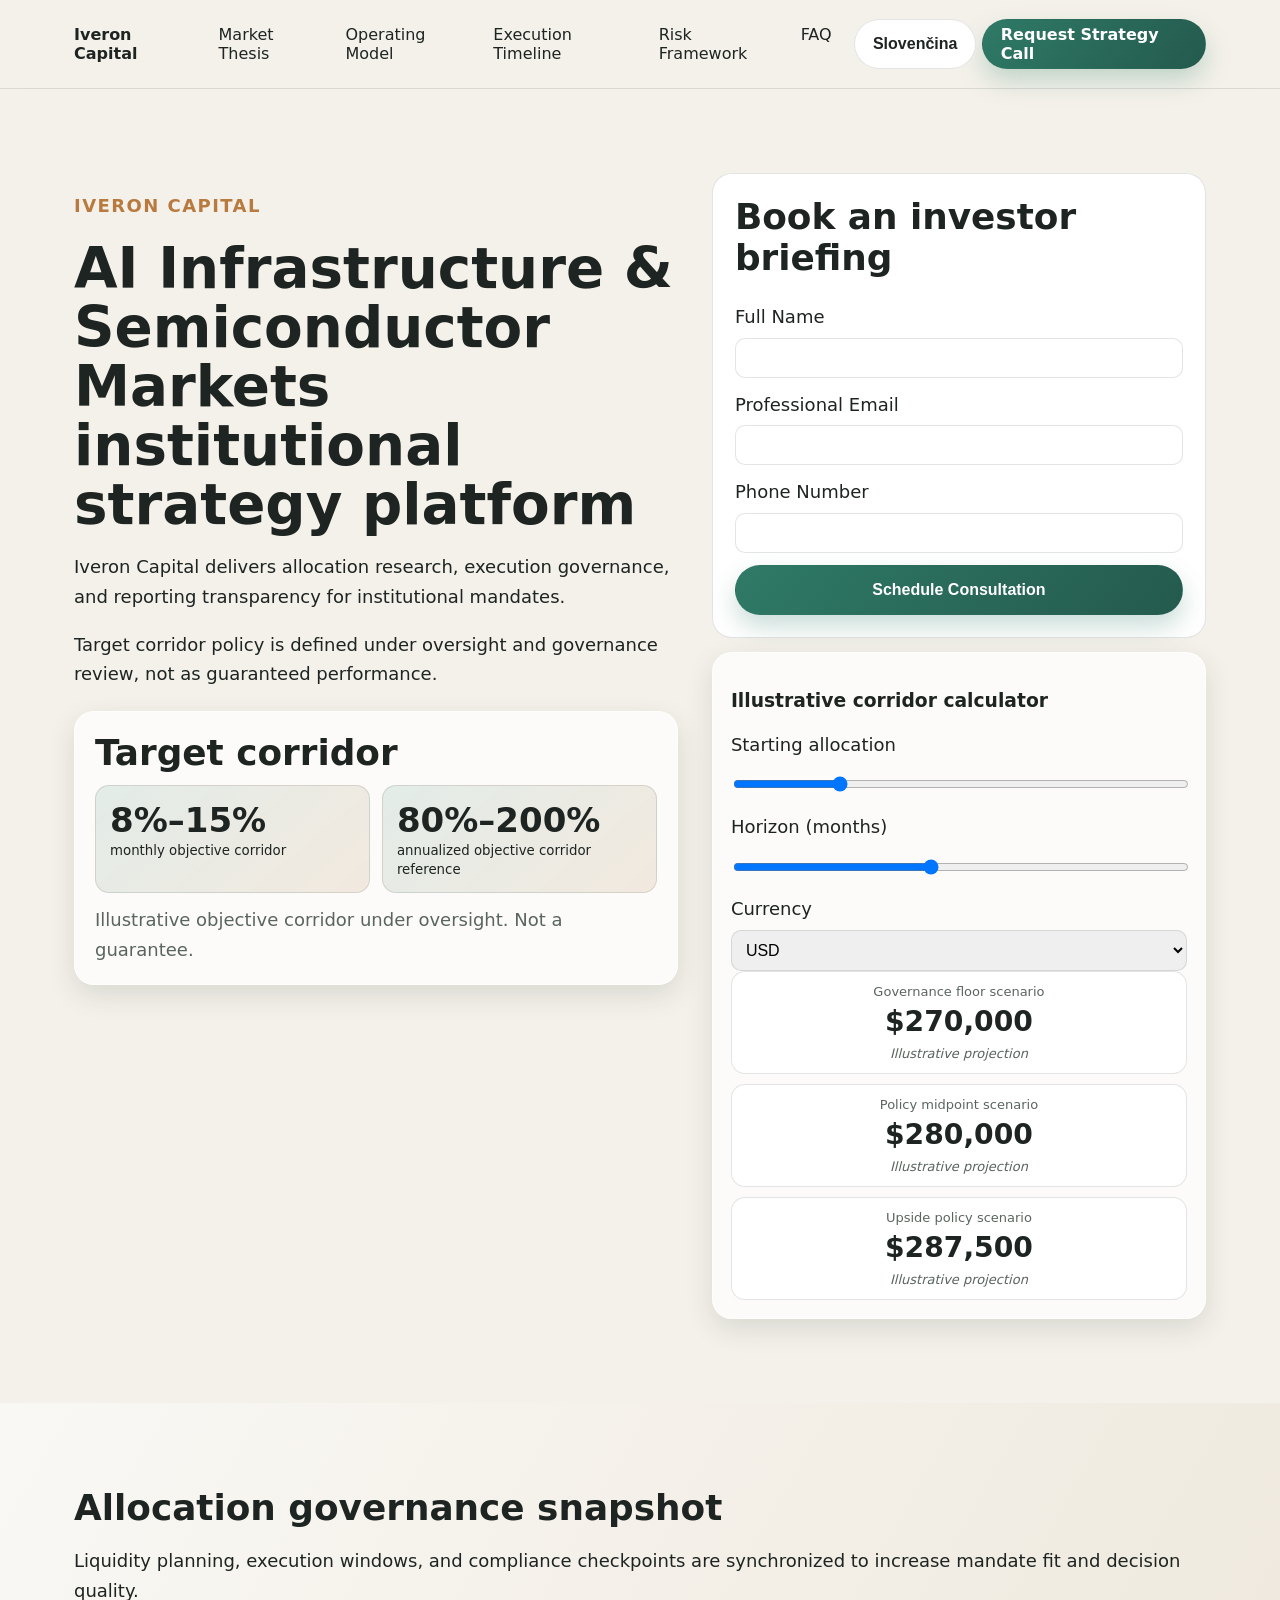
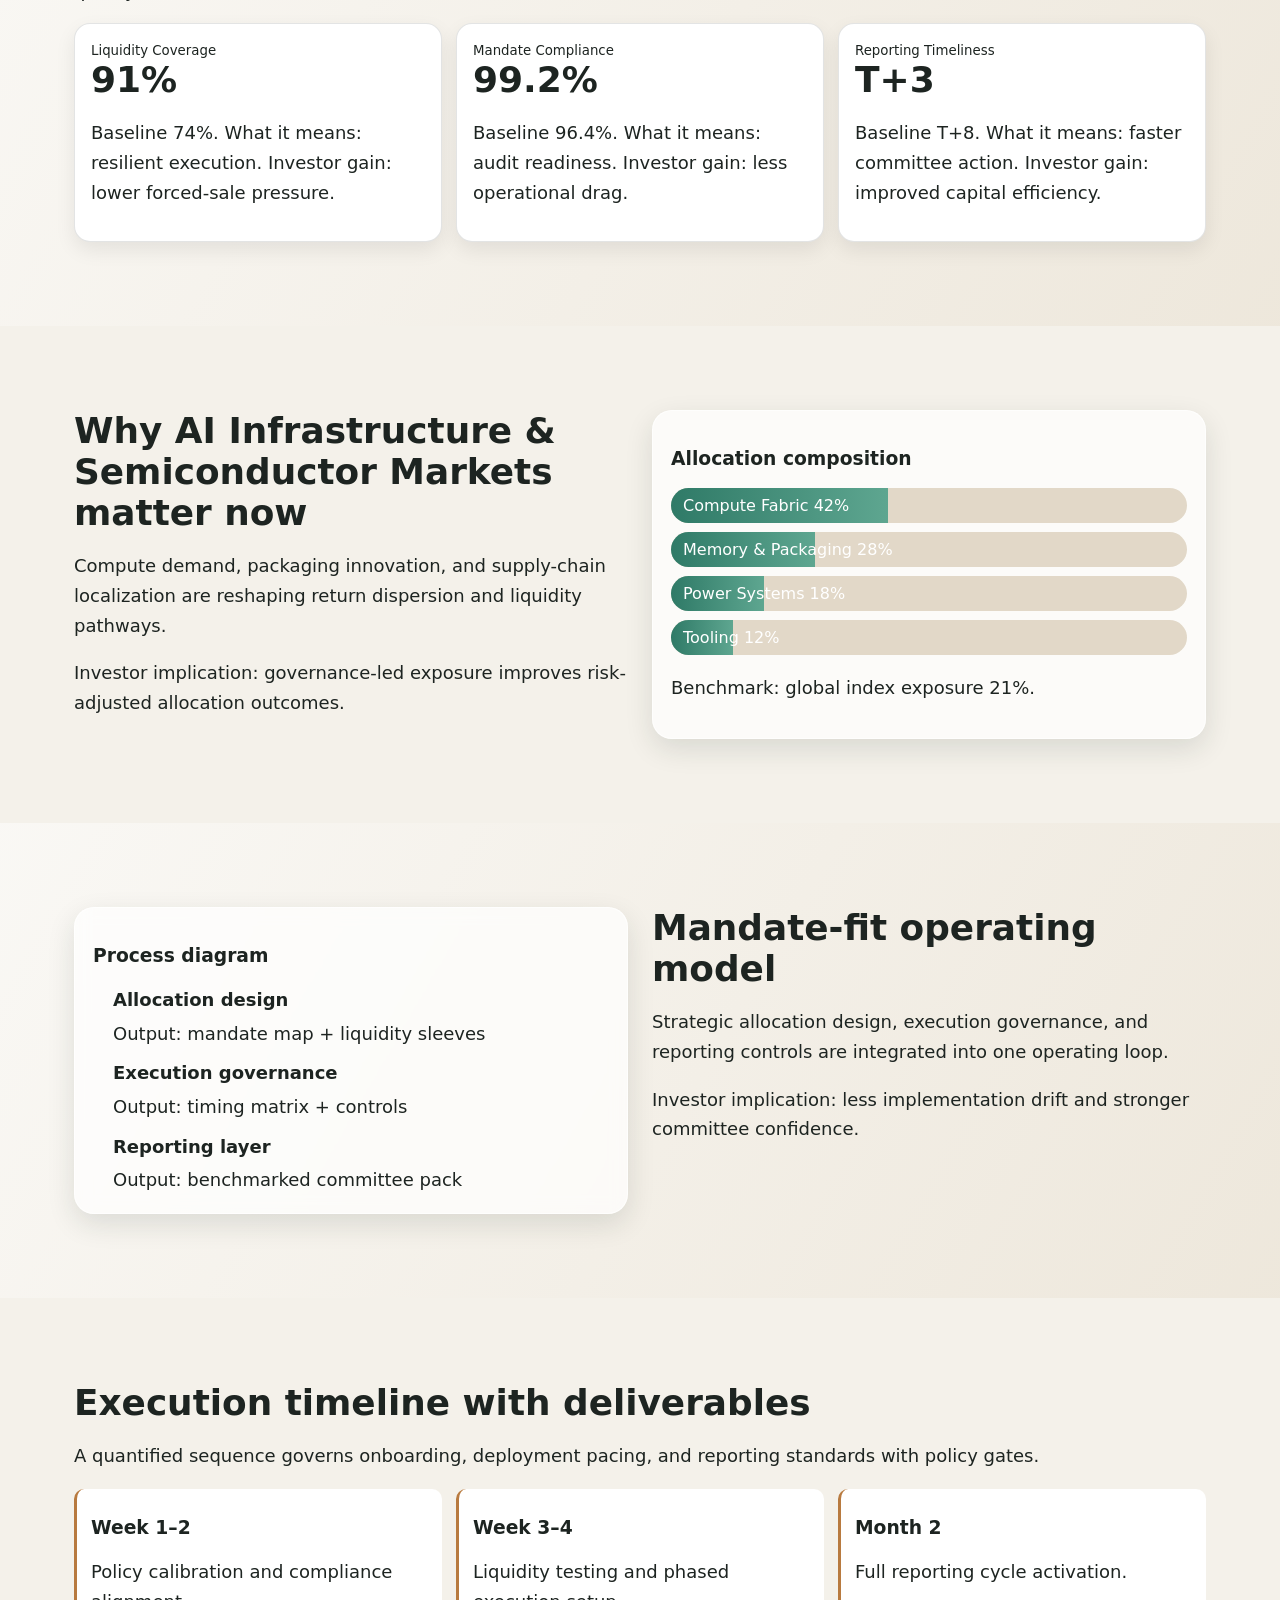
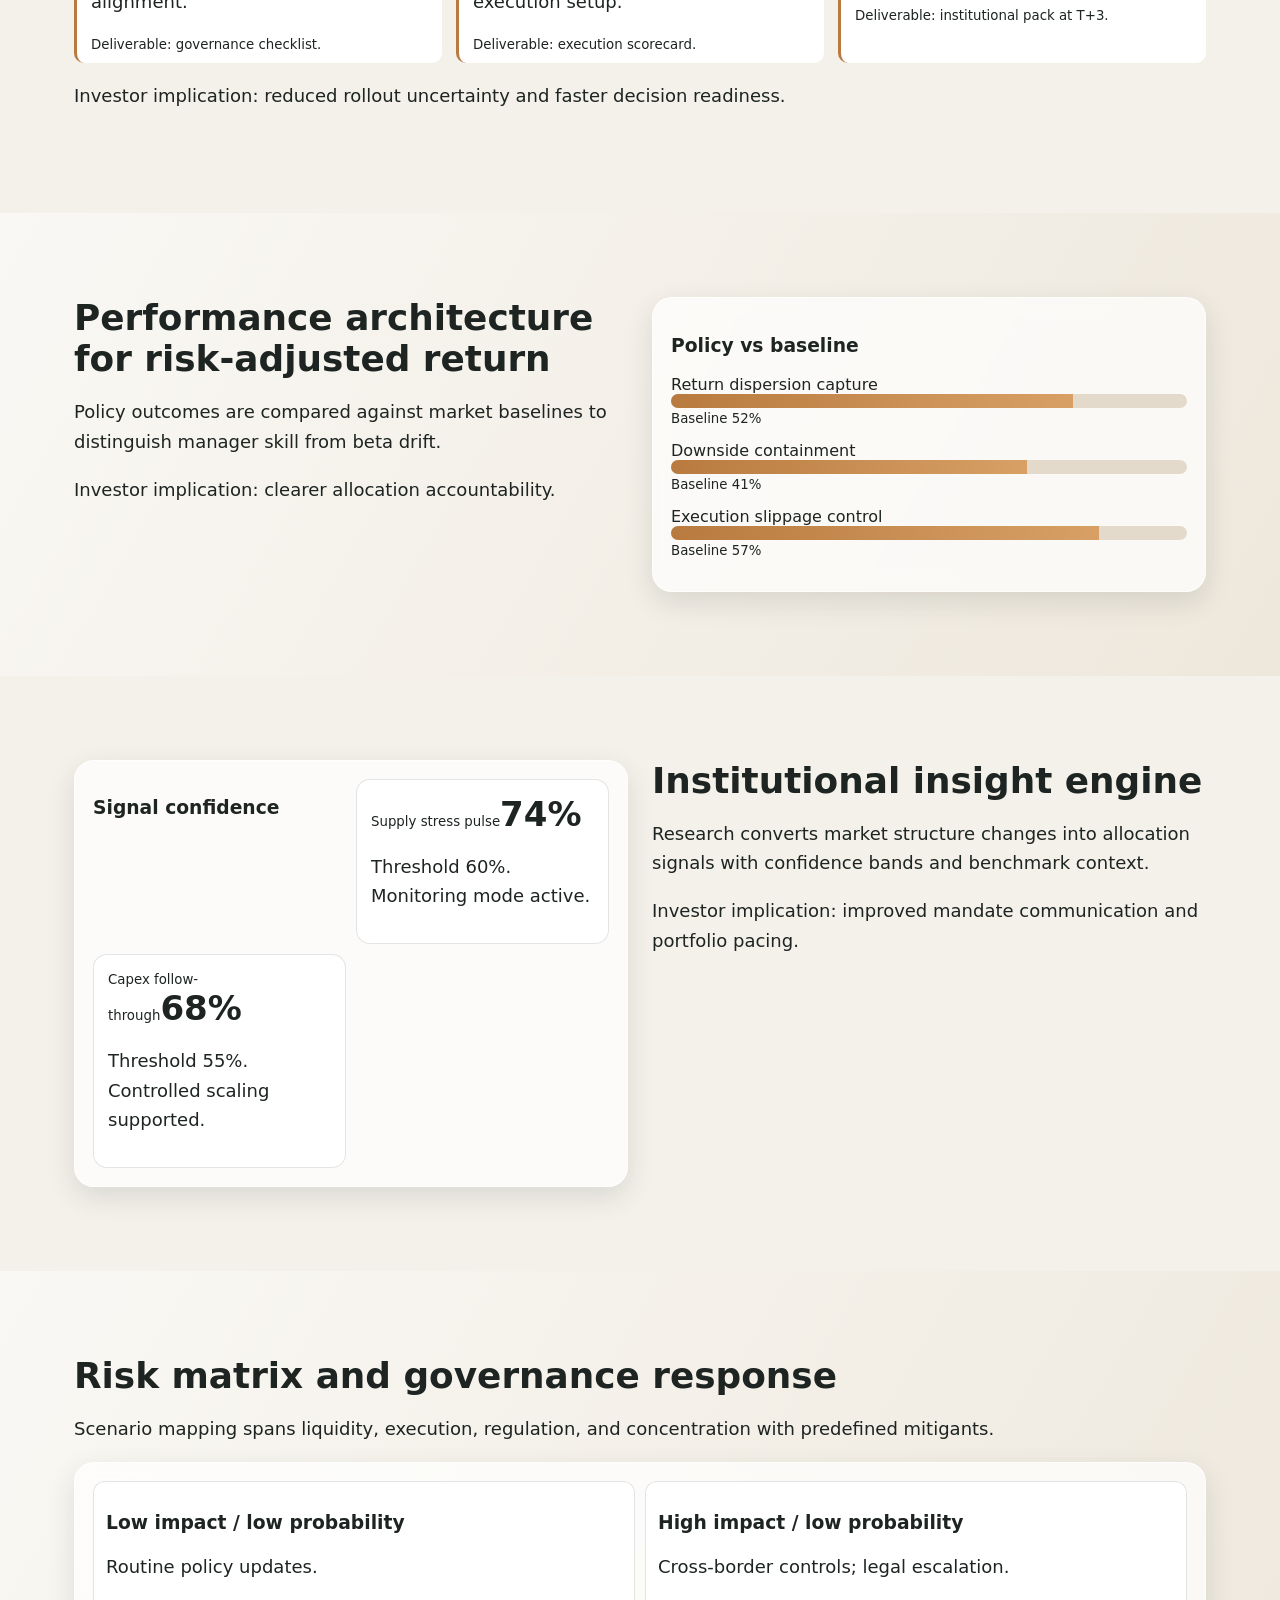
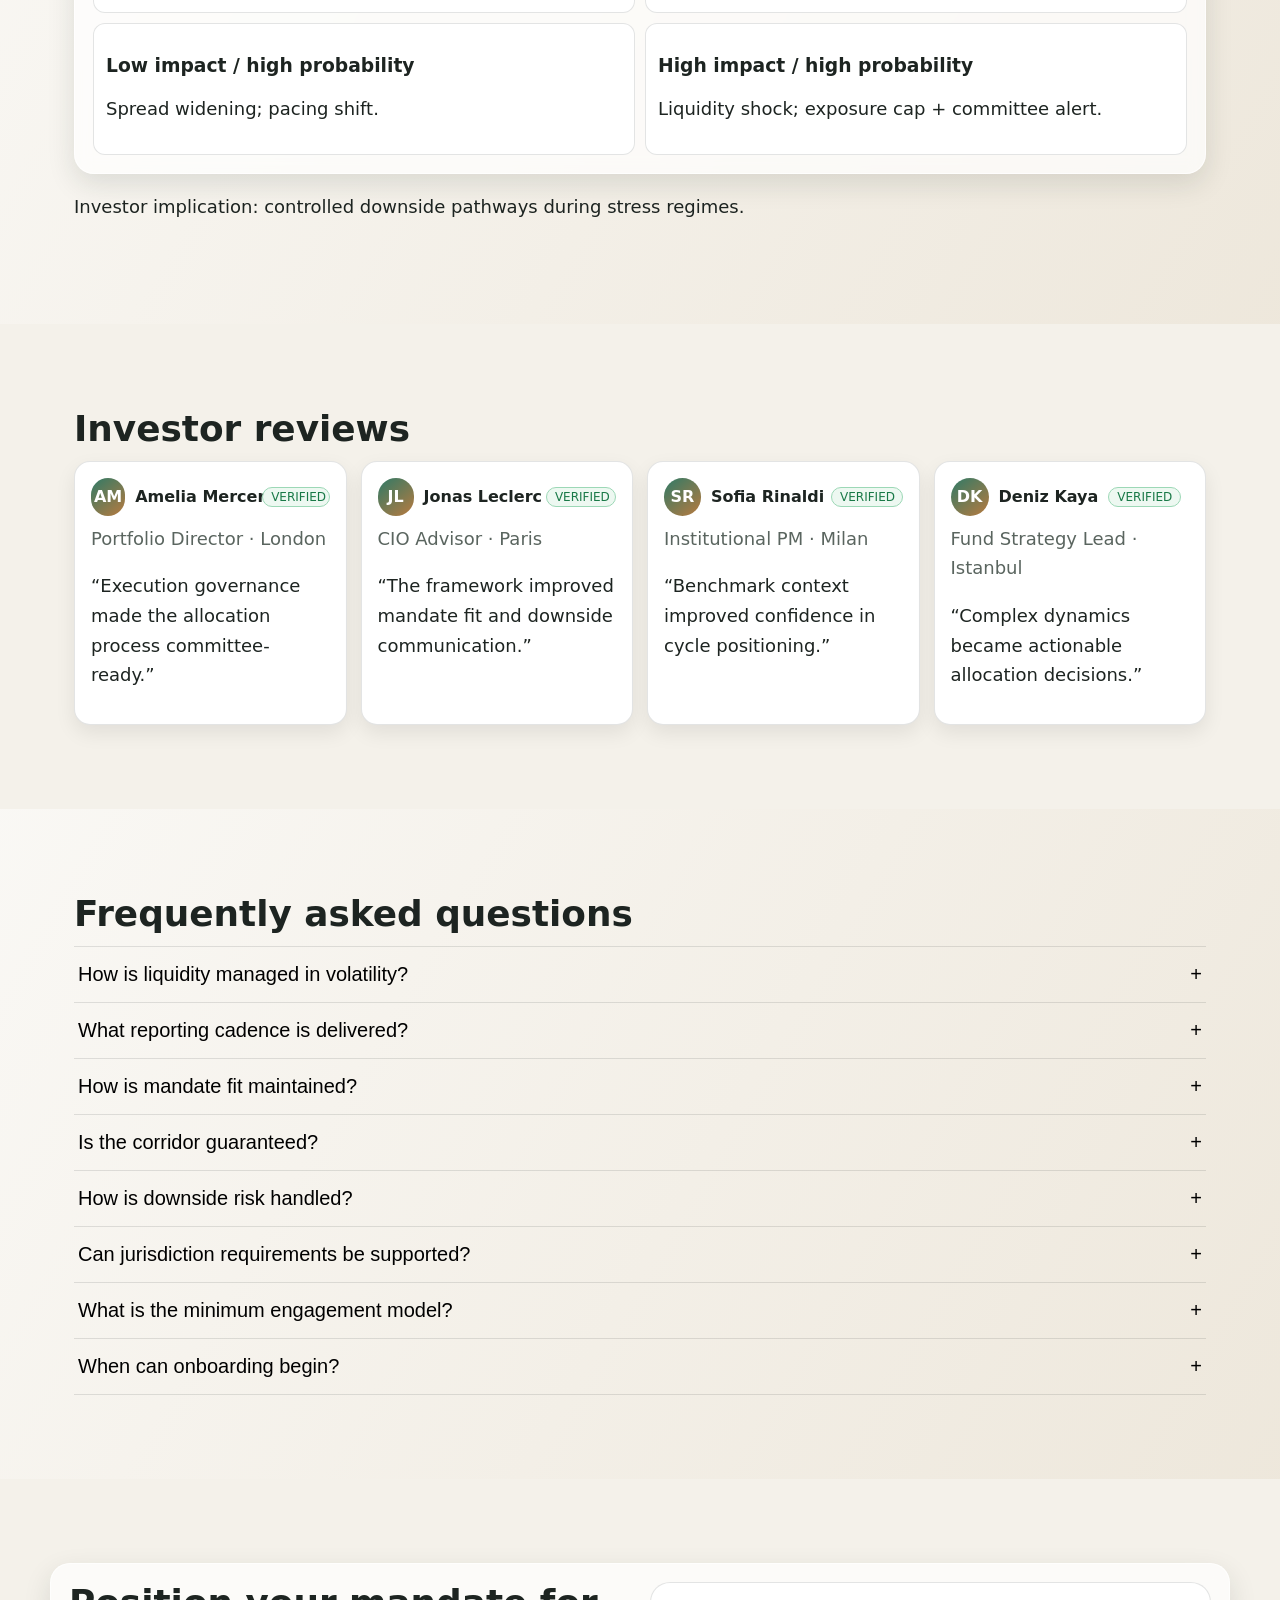
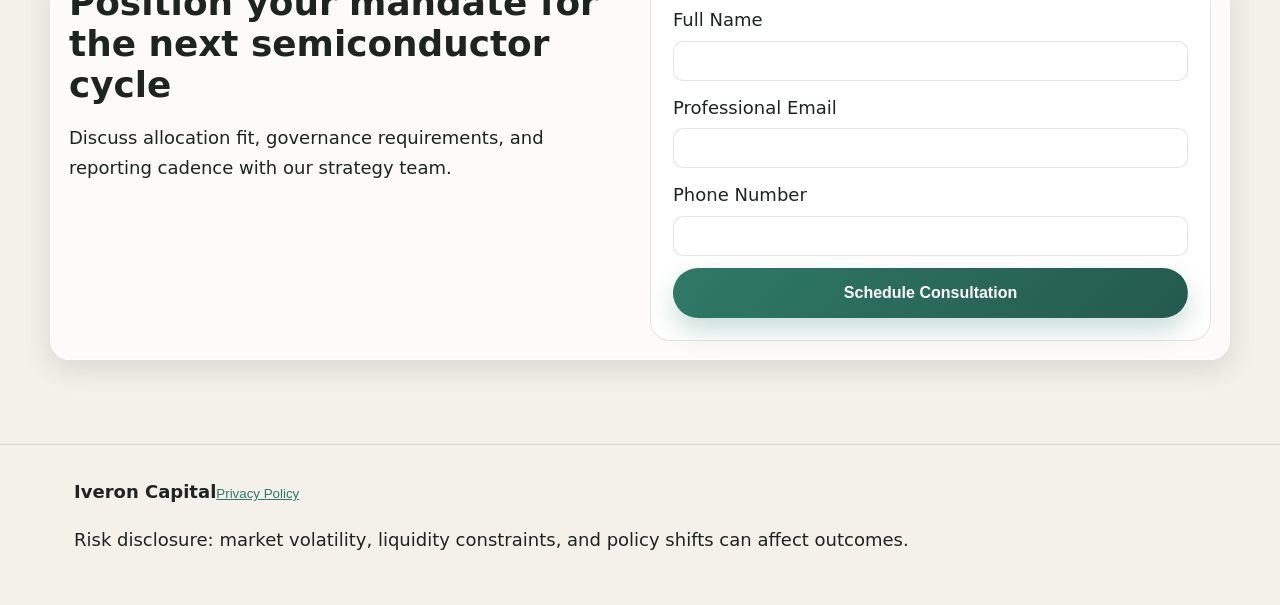
<file: sk/index.html>
<!doctype html>
<html lang="sk">
<head>
<meta charset="utf-8"><meta name="viewport" content="width=device-width, initial-scale=1">
<title>Iveron Capital | AI infraštruktúra a trhy polovodičov</title><meta name="description" content="AI infraštruktúra a trhy polovodičov pre inštitucionálnych investorov.">
<link rel="canonical" href="https://iveroncapital.com/sk/index.html">
<meta property="og:title" content="Iveron Capital | AI infraštruktúra a trhy polovodičov"><meta property="og:description" content="AI infraštruktúra a trhy polovodičov pre inštitucionálnych investorov."><meta property="og:type" content="website"><meta property="og:url" content="https://iveroncapital.com/sk/index.html">
<meta name="twitter:card" content="summary_large_image"><meta name="twitter:title" content="Iveron Capital | AI infraštruktúra a trhy polovodičov"><meta name="twitter:description" content="AI infraštruktúra a trhy polovodičov pre inštitucionálnych investorov.">
<link rel="alternate" hreflang="en" href="https://iveroncapital.com/index.html"><link rel="alternate" hreflang="de" href="https://iveroncapital.com/de/index.html"><link rel="alternate" hreflang="fr" href="https://iveroncapital.com/fr/index.html"><link rel="alternate" hreflang="es" href="https://iveroncapital.com/es/index.html"><link rel="alternate" hreflang="it" href="https://iveroncapital.com/it/index.html"><link rel="alternate" hreflang="tr" href="https://iveroncapital.com/tr/index.html"><link rel="alternate" hreflang="pt" href="https://iveroncapital.com/pt/index.html"><link rel="alternate" hreflang="ja" href="https://iveroncapital.com/jp/index.html"><link rel="alternate" hreflang="sk" href="https://iveroncapital.com/sk/index.html"><link rel="alternate" hreflang="nl-BE" href="https://iveroncapital.com/be/index.html"><link rel="alternate" hreflang="x-default" href="https://iveroncapital.com/index.html">
<link rel="stylesheet" href="../assets/style.css">
<script type="application/ld+json">{"@context":"https://schema.org","@graph":[{"@type":"Organization","name":"Iveron Capital","url":"https://iveroncapital.com"},{"@type":"WebSite","name":"Iveron Capital","url":"https://iveroncapital.com"},{"@type":"FAQPage","mainEntity":[{"@type":"Question","name":"Governance?","acceptedAnswer":{"@type":"Answer","text":"Oversight first."}}]},{"@type":"Review","author":{"@type":"Person","name":"Amelia Mercer"},"reviewBody":"Institutional quality.","reviewRating":{"@type":"Rating","ratingValue":"5"}}]}</script>
</head>
<body>
<header class="site-header"><div class="container nav-shell"><a class="brand" href="../index.html">Iveron Capital</a><nav class="desktop-nav"><a href="#market">Market Thesis</a><a href="#model">Operating Model</a><a href="#timeline">Execution Timeline</a><a href="#risk">Risk Framework</a><a href="#faq">FAQ</a></nav><div class="actions"><div class="lang-wrap"><button class="lang-toggle" aria-expanded="false">Slovenčina</button><div class="lang-menu"><a href="../index.html"><span>🇬🇧</span>English</a><a href="../de/index.html"><span>🇩🇪</span>Deutsch</a><a href="../fr/index.html"><span>🇫🇷</span>Français</a><a href="../es/index.html"><span>🇪🇸</span>Español</a><a href="../it/index.html"><span>🇮🇹</span>Italiano</a><a href="../tr/index.html"><span>🇹🇷</span>Türkçe</a><a href="../pt/index.html"><span>🇵🇹</span>Português</a><a href="../jp/index.html"><span>🇯🇵</span>日本語</a><a href="../sk/index.html"><span>🇸🇰</span>Slovenčina</a><a href="../be/index.html"><span>🇧🇪</span>Belgium</a></div></div><a class="btn" href="#lead-final">Request Strategy Call</a><button class="burger" aria-label="Menu" aria-expanded="false">☰</button></div></div></header>
<div class="mobile-drawer" aria-hidden="true"><div class="drawer-panel" role="dialog" aria-modal="true"><button class="drawer-close" aria-label="Close">✕</button><nav class="drawer-nav"><a href="#market">Market Thesis</a><a href="#model">Operating Model</a><a href="#timeline">Execution Timeline</a><a href="#risk">Risk Framework</a><a href="#faq">FAQ</a></nav><div class="drawer-lang"><a href="../index.html">English</a>
<a href="../de/index.html">Deutsch</a>
<a href="../fr/index.html">Français</a>
<a href="../es/index.html">Español</a>
<a href="../it/index.html">Italiano</a>
<a href="../tr/index.html">Türkçe</a>
<a href="../pt/index.html">Português</a>
<a href="../jp/index.html">日本語</a>
<a href="../sk/index.html">Slovenčina</a>
<a href="../be/index.html">Belgium</a></div><a class="btn" href="#lead-final">Request Strategy Call</a></div></div>
<main>
<section class="hero section"><div class="container hero-grid"><div><p class="eyebrow">Iveron Capital</p><h1>AI Infrastructure & Semiconductor Markets institutional strategy platform</h1><p>Iveron Capital delivers allocation research, execution governance, and reporting transparency for institutional mandates.</p><p>Target corridor policy is defined under oversight and governance review, not as guaranteed performance.</p><div class="corridor-card glass"><h2>Target corridor</h2><div class="corridor-metrics"><div><span>8%–15%</span><small>monthly objective corridor</small></div><div><span>80%–200%</span><small>annualized objective corridor reference</small></div></div><p class="micro">Illustrative objective corridor under oversight. Not a guarantee.</p></div></div><div><form class="lead-form"><h2>Book an investor briefing</h2><label>Full Name<input type="text" required></label><label>Professional Email<input type="email" required></label><label>Phone Number<input type="tel" required></label><button class="btn" type="submit">Schedule Consultation</button></form><div class="calculator glass"><h3>Illustrative corridor calculator</h3><label>Starting allocation<input class="calc-capital" type="range" min="50000" max="1000000" value="250000"></label><label>Horizon (months)<input class="calc-horizon" type="range" min="3" max="24" value="12"></label><label>Currency<select class="calc-currency"><option value="$">USD</option><option value="€">EUR</option><option value="£">GBP</option></select></label><div class="calc-results"><article><small>Governance floor scenario</small><strong class="calc-value" data-rate="0.08">$270,000</strong><em>Illustrative projection</em></article><article><small>Policy midpoint scenario</small><strong class="calc-value" data-rate="0.12">$280,000</strong><em>Illustrative projection</em></article><article><small>Upside policy scenario</small><strong class="calc-value" data-rate="0.15">$295,000</strong><em>Illustrative projection</em></article></div></div></div></div></section>
<section class="section alt"><div class="container"><h2>Allocation governance snapshot</h2><p>Liquidity planning, execution windows, and compliance checkpoints are synchronized to increase mandate fit and decision quality.</p><div class="kpi-strip"><article><small>Liquidity Coverage</small><strong>91%</strong><p>Baseline 74%. What it means: resilient execution. Investor gain: lower forced-sale pressure.</p></article><article><small>Mandate Compliance</small><strong>99.2%</strong><p>Baseline 96.4%. What it means: audit readiness. Investor gain: less operational drag.</p></article><article><small>Reporting Timeliness</small><strong>T+3</strong><p>Baseline T+8. What it means: faster committee action. Investor gain: improved capital efficiency.</p></article></div></div></section>
<section class="section" id="market"><div class="container two-col"><div><h2>Why AI Infrastructure & Semiconductor Markets matter now</h2><p>Compute demand, packaging innovation, and supply-chain localization are reshaping return dispersion and liquidity pathways.</p><p>Investor implication: governance-led exposure improves risk-adjusted allocation outcomes.</p></div><div class="stacked-bars glass"><h3>Allocation composition</h3><div class="bar"><span style="width:42%">Compute Fabric 42%</span></div><div class="bar"><span style="width:28%">Memory & Packaging 28%</span></div><div class="bar"><span style="width:18%">Power Systems 18%</span></div><div class="bar"><span style="width:12%">Tooling 12%</span></div><p>Benchmark: global index exposure 21%.</p></div></div></section>
<section class="section alt" id="model"><div class="container two-col reverse"><div><h2>Mandate-fit operating model</h2><p>Strategic allocation design, execution governance, and reporting controls are integrated into one operating loop.</p><p>Investor implication: less implementation drift and stronger committee confidence.</p></div><div class="diagram glass"><h3>Process diagram</h3><ol><li><strong>Allocation design</strong><span>Output: mandate map + liquidity sleeves</span></li><li><strong>Execution governance</strong><span>Output: timing matrix + controls</span></li><li><strong>Reporting layer</strong><span>Output: benchmarked committee pack</span></li></ol></div></div></section>
<section class="section" id="timeline"><div class="container"><h2>Execution timeline with deliverables</h2><p>A quantified sequence governs onboarding, deployment pacing, and reporting standards with policy gates.</p><div class="timeline"><article><h3>Week 1–2</h3><p>Policy calibration and compliance alignment.</p><small>Deliverable: governance checklist.</small></article><article><h3>Week 3–4</h3><p>Liquidity testing and phased execution setup.</p><small>Deliverable: execution scorecard.</small></article><article><h3>Month 2</h3><p>Full reporting cycle activation.</p><small>Deliverable: institutional pack at T+3.</small></article></div><p>Investor implication: reduced rollout uncertainty and faster decision readiness.</p></div></section>
<section class="section alt"><div class="container two-col"><div><h2>Performance architecture for risk-adjusted return</h2><p>Policy outcomes are compared against market baselines to distinguish manager skill from beta drift.</p><p>Investor implication: clearer allocation accountability.</p></div><div class="dual-bars glass"><h3>Policy vs baseline</h3><div><span>Return dispersion capture</span><b><i style="width:78%"></i></b><small>Baseline 52%</small></div><div><span>Downside containment</span><b><i style="width:69%"></i></b><small>Baseline 41%</small></div><div><span>Execution slippage control</span><b><i style="width:83%"></i></b><small>Baseline 57%</small></div></div></div></section>
<section class="section"><div class="container two-col reverse"><div><h2>Institutional insight engine</h2><p>Research converts market structure changes into allocation signals with confidence bands and benchmark context.</p><p>Investor implication: improved mandate communication and portfolio pacing.</p></div><div class="radials glass"><h3>Signal confidence</h3><article><small>Supply stress pulse</small><strong>74%</strong><p>Threshold 60%. Monitoring mode active.</p></article><article><small>Capex follow-through</small><strong>68%</strong><p>Threshold 55%. Controlled scaling supported.</p></article></div></div></section>
<section class="section alt" id="risk"><div class="container"><h2>Risk matrix and governance response</h2><p>Scenario mapping spans liquidity, execution, regulation, and concentration with predefined mitigants.</p><div class="risk-matrix glass"><div><h3>Low impact / low probability</h3><p>Routine policy updates.</p></div><div><h3>High impact / low probability</h3><p>Cross-border controls; legal escalation.</p></div><div><h3>Low impact / high probability</h3><p>Spread widening; pacing shift.</p></div><div><h3>High impact / high probability</h3><p>Liquidity shock; exposure cap + committee alert.</p></div></div><p>Investor implication: controlled downside pathways during stress regimes.</p></div></section>
<section class="section"><div class="container"><h2>Investor reviews</h2><div class="reviews"><article class="review-card"><div class="review-head"><span class="avatar">AM</span><strong>Amelia Mercer</strong><span class="verified">VERIFIED</span></div><p class="review-title">Portfolio Director · London</p><p>“Execution governance made the allocation process committee-ready.”</p></article><article class="review-card"><div class="review-head"><span class="avatar">JL</span><strong>Jonas Leclerc</strong><span class="verified">VERIFIED</span></div><p class="review-title">CIO Advisor · Paris</p><p>“The framework improved mandate fit and downside communication.”</p></article><article class="review-card"><div class="review-head"><span class="avatar">SR</span><strong>Sofia Rinaldi</strong><span class="verified">VERIFIED</span></div><p class="review-title">Institutional PM · Milan</p><p>“Benchmark context improved confidence in cycle positioning.”</p></article><article class="review-card"><div class="review-head"><span class="avatar">DK</span><strong>Deniz Kaya</strong><span class="verified">VERIFIED</span></div><p class="review-title">Fund Strategy Lead · Istanbul</p><p>“Complex dynamics became actionable allocation decisions.”</p></article></div></div></section>
<section class="section alt" id="faq"><div class="container"><h2>Frequently asked questions</h2><div class="faq"><article class="faq-item"><button class="faq-question" aria-expanded="false"><span>How is liquidity managed in volatility?</span><span>+</span></button><div class="faq-answer"><p>Liquidity sleeves and pacing controls adapt deployment to market depth.</p></div></article><article class="faq-item"><button class="faq-question" aria-expanded="false"><span>What reporting cadence is delivered?</span><span>+</span></button><div class="faq-answer"><p>Monthly committee packs and quarterly policy recalibration sessions.</p></div></article><article class="faq-item"><button class="faq-question" aria-expanded="false"><span>How is mandate fit maintained?</span><span>+</span></button><div class="faq-answer"><p>Each stage maps to policy documents, controls, and compliance checkpoints.</p></div></article><article class="faq-item"><button class="faq-question" aria-expanded="false"><span>Is the corridor guaranteed?</span><span>+</span></button><div class="faq-answer"><p>No, it is an illustrative objective corridor under oversight.</p></div></article><article class="faq-item"><button class="faq-question" aria-expanded="false"><span>How is downside risk handled?</span><span>+</span></button><div class="faq-answer"><p>Exposure caps, diversification layers, and escalation triggers are enforced.</p></div></article><article class="faq-item"><button class="faq-question" aria-expanded="false"><span>Can jurisdiction requirements be supported?</span><span>+</span></button><div class="faq-answer"><p>Yes, reporting and disclosure can align to local governance requirements.</p></div></article><article class="faq-item"><button class="faq-question" aria-expanded="false"><span>What is the minimum engagement model?</span><span>+</span></button><div class="faq-answer"><p>Strategy review, mandate fit assessment, and implementation map.</p></div></article><article class="faq-item"><button class="faq-question" aria-expanded="false"><span>When can onboarding begin?</span><span>+</span></button><div class="faq-answer"><p>Usually within two weeks after legal and compliance completion.</p></div></article></div></div></section>
<section class="section" id="lead-final"><div class="container cta-panel glass"><div><h2>Position your mandate for the next semiconductor cycle</h2><p>Discuss allocation fit, governance requirements, and reporting cadence with our strategy team.</p></div><form class="lead-form"><label>Full Name<input type="text" required></label><label>Professional Email<input type="email" required></label><label>Phone Number<input type="tel" required></label><button class="btn" type="submit">Schedule Consultation</button></form></div></section>
</main>
<footer class="site-footer"><div class="container"><strong>Iveron Capital</strong><button class="privacy-link" data-open-modal>Privacy Policy</button><p>Risk disclosure: market volatility, liquidity constraints, and policy shifts can affect outcomes.</p></div></footer>
<div class="modal" aria-hidden="true"><div class="modal-panel" role="dialog" aria-modal="true"><button class="modal-x" aria-label="Close">✕</button><h2>Privacy Policy</h2><div class="modal-content"><section><h3>Introduction</h3><p>Institutional inquiry data is processed for advisory workflows and governance controls.</p></section><section><h3>Data collection</h3><p>We collect submitted contact details and interaction metadata.</p></section><section><h3>Legal basis</h3><p>Processing is based on legitimate interest and contractual pre-engagement steps.</p></section><section><h3>Cookies</h3><p>Essential analytics cookies may be used for performance measurement.</p></section><section><h3>Retention</h3><p>Records are retained only as long as required for compliance and service obligations.</p></section><section><h3>Third-party sharing</h3><p>Data is shared only with regulated processors under contractual safeguards.</p></section><section><h3>Security</h3><p>Access controls, encryption, and audit logging are applied.</p></section><section><h3>User rights</h3><p>Users may request access, correction, deletion, or processing restrictions.</p></section><section><h3>International transfers</h3><p>Cross-border transfers rely on approved legal safeguards.</p></section><section><h3>Industry risk disclosure</h3><p>AI infrastructure and semiconductor markets are exposed to cyclical and policy risks.</p></section><section><h3>Contact</h3><p>privacy@iveroncapital.com</p></section></div><div class="modal-footer"><button class="btn secondary" data-close-modal>Close</button></div></div></div>
<script src="../assets/app.js" defer></script>
</body></html>
</file>
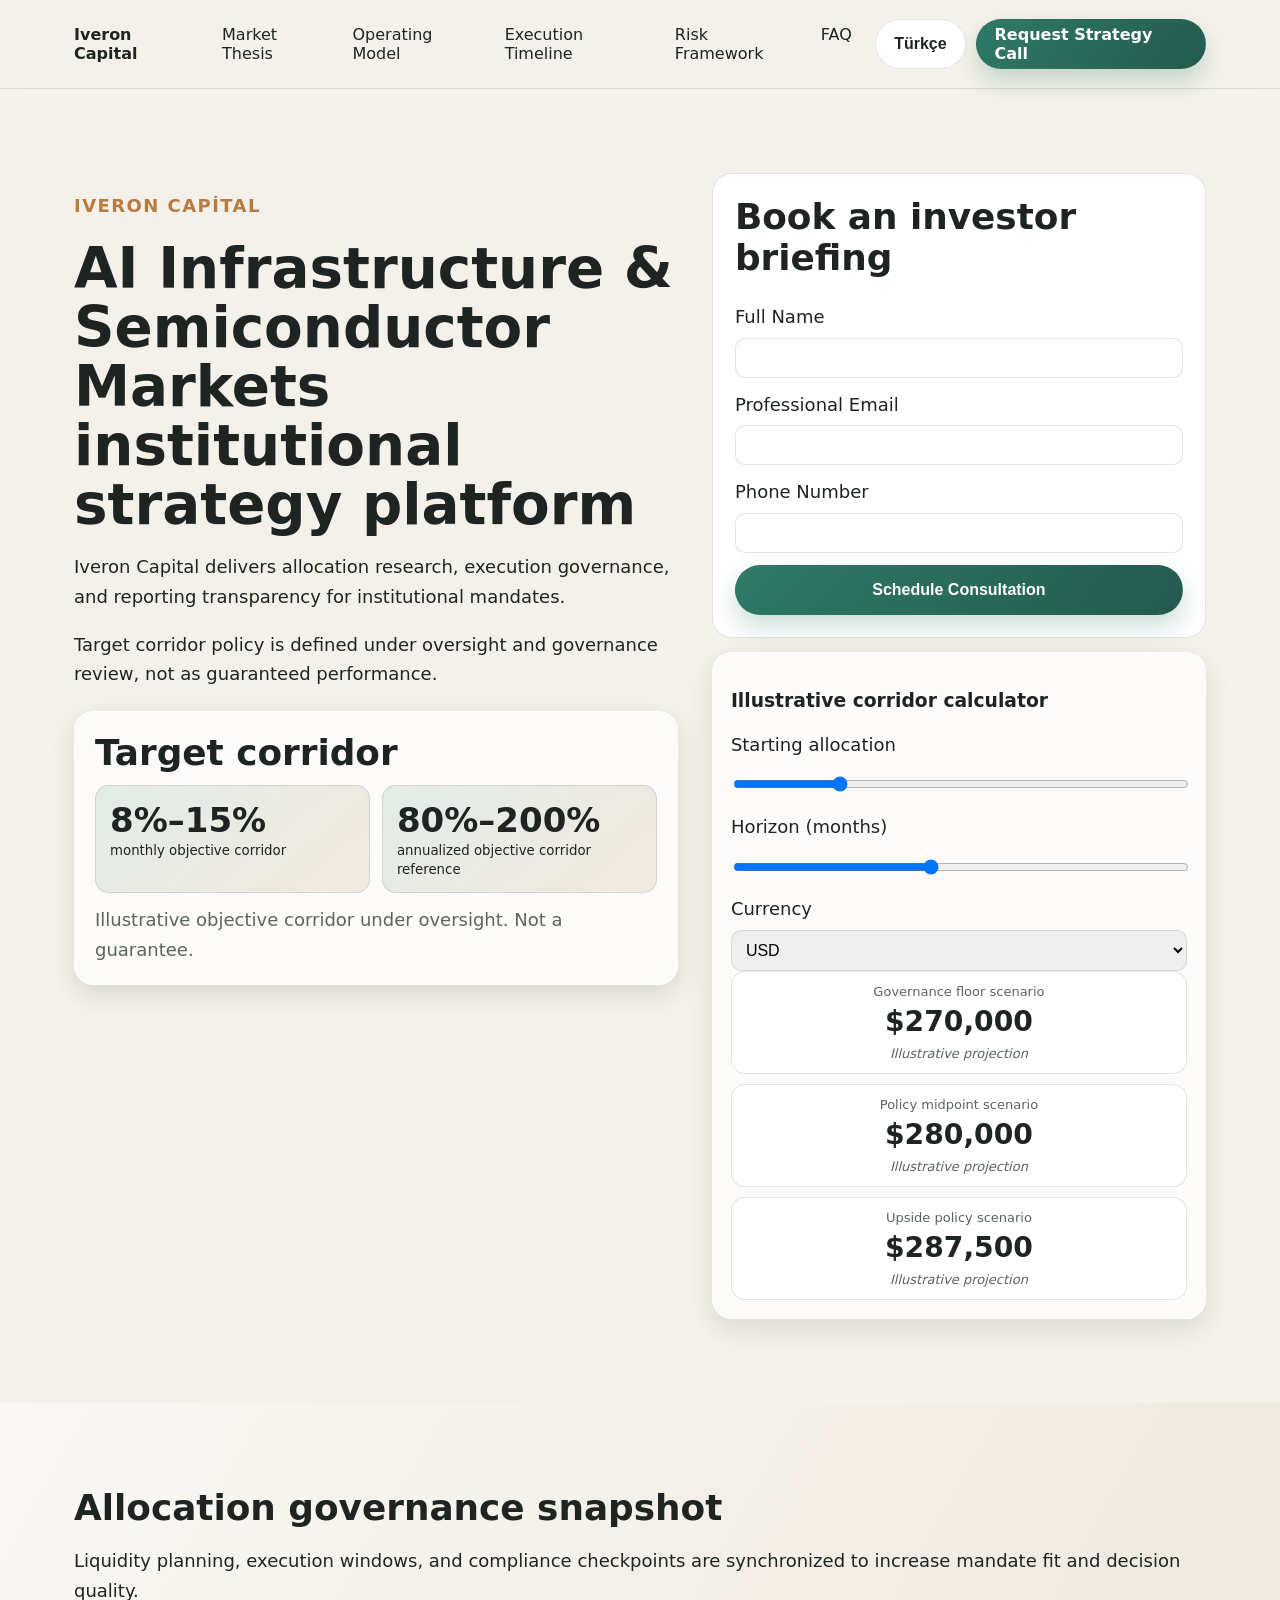
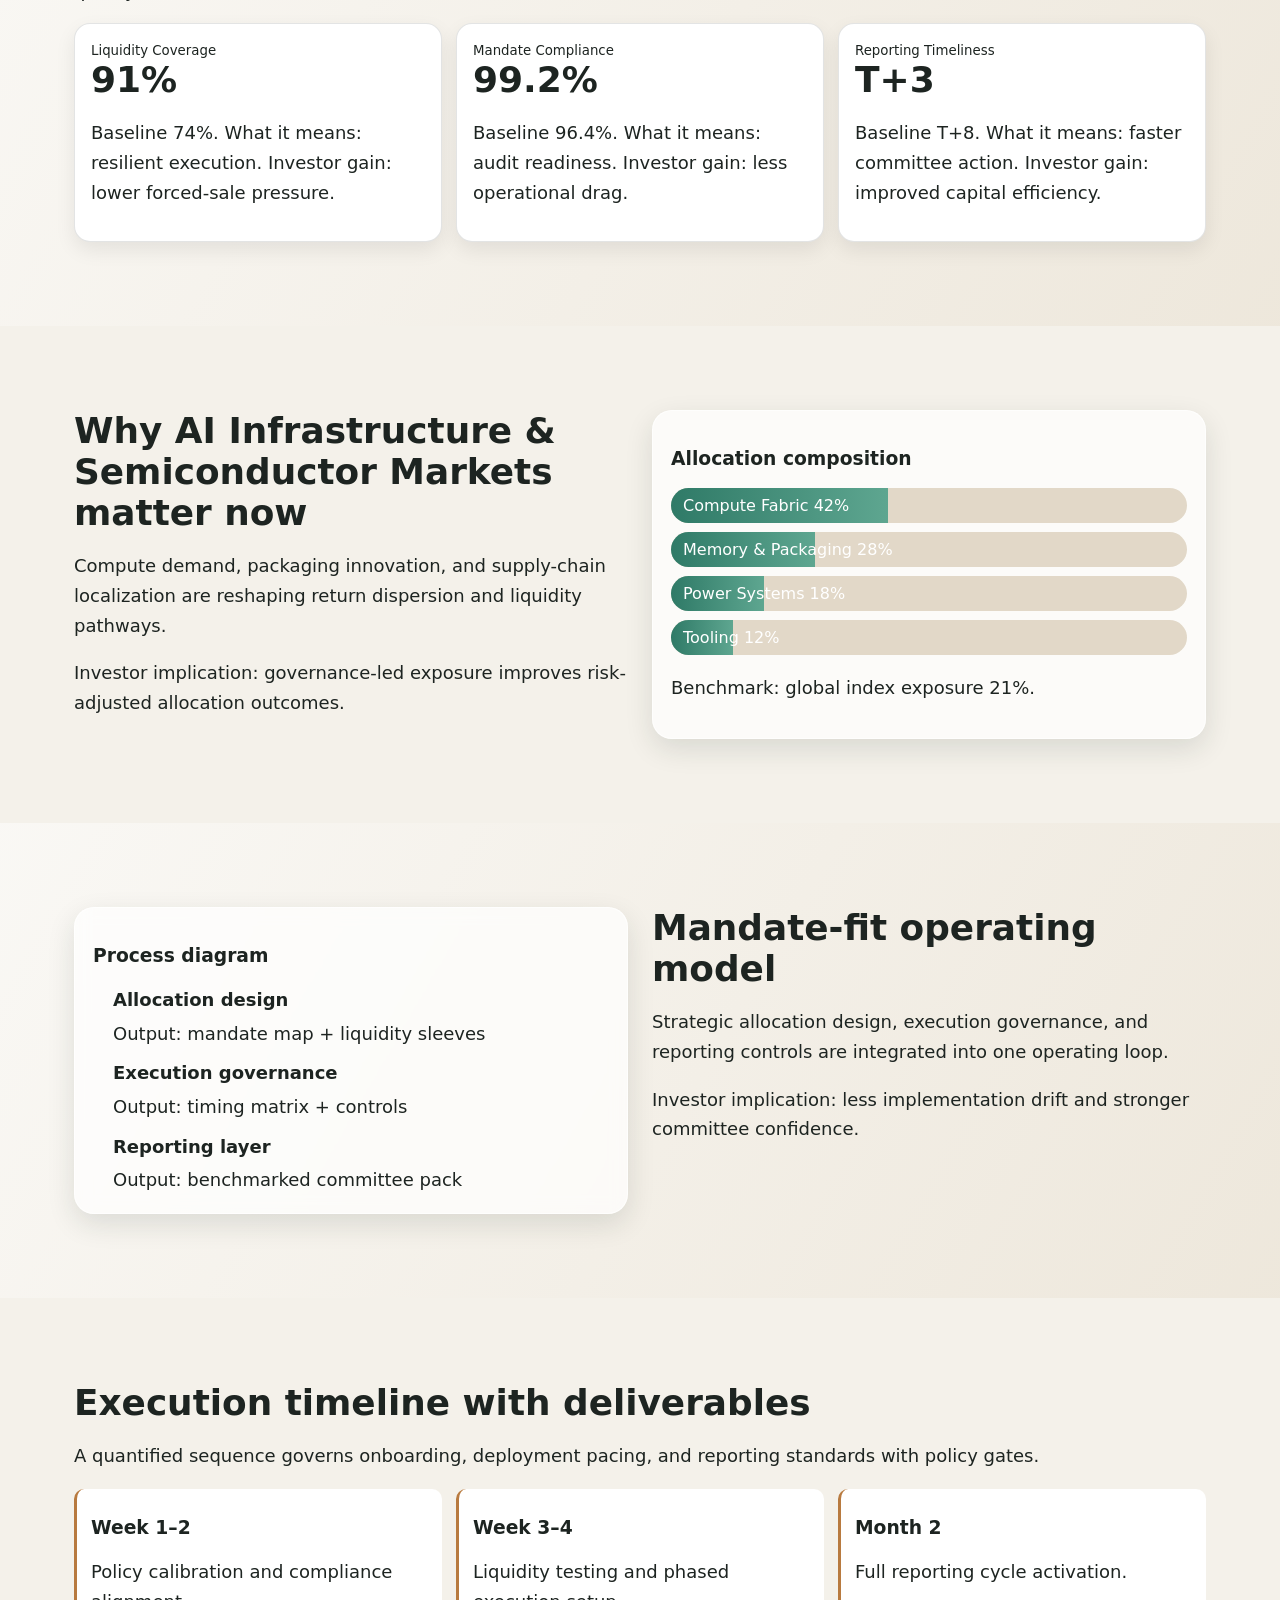
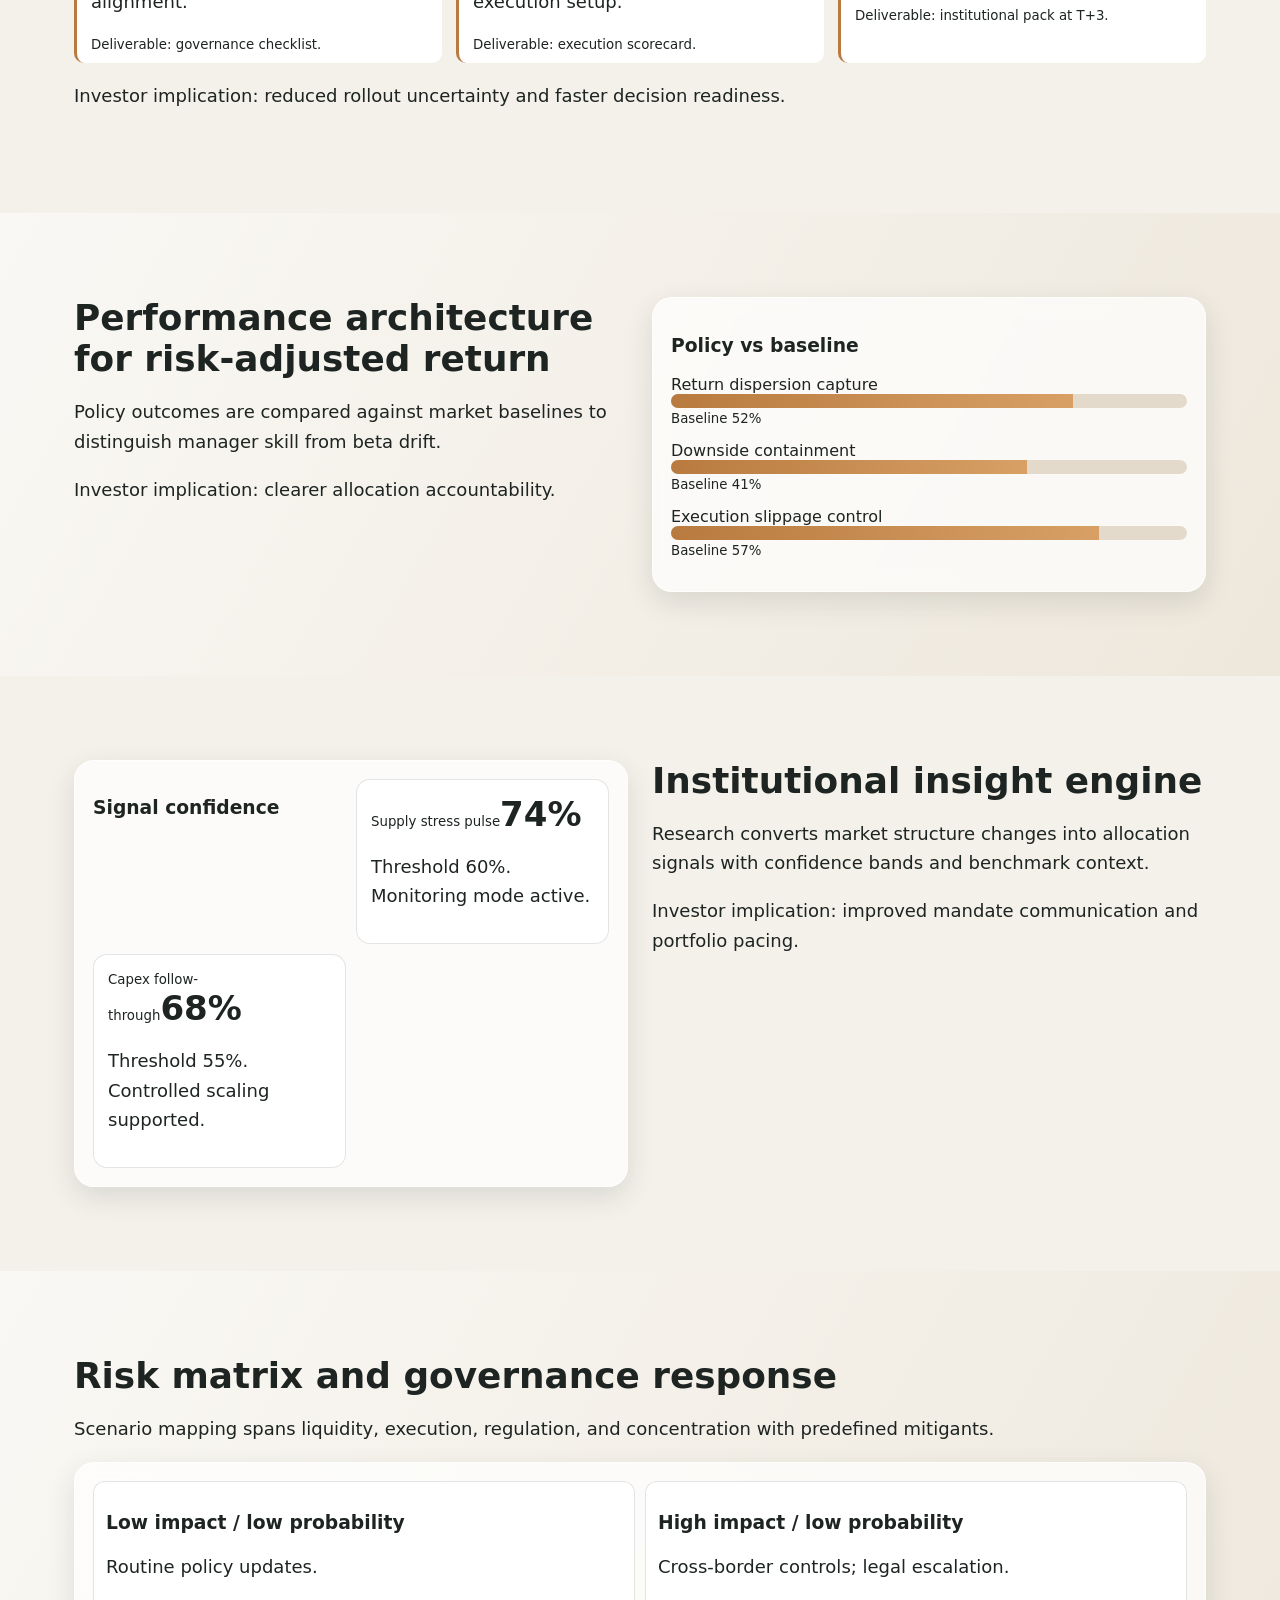
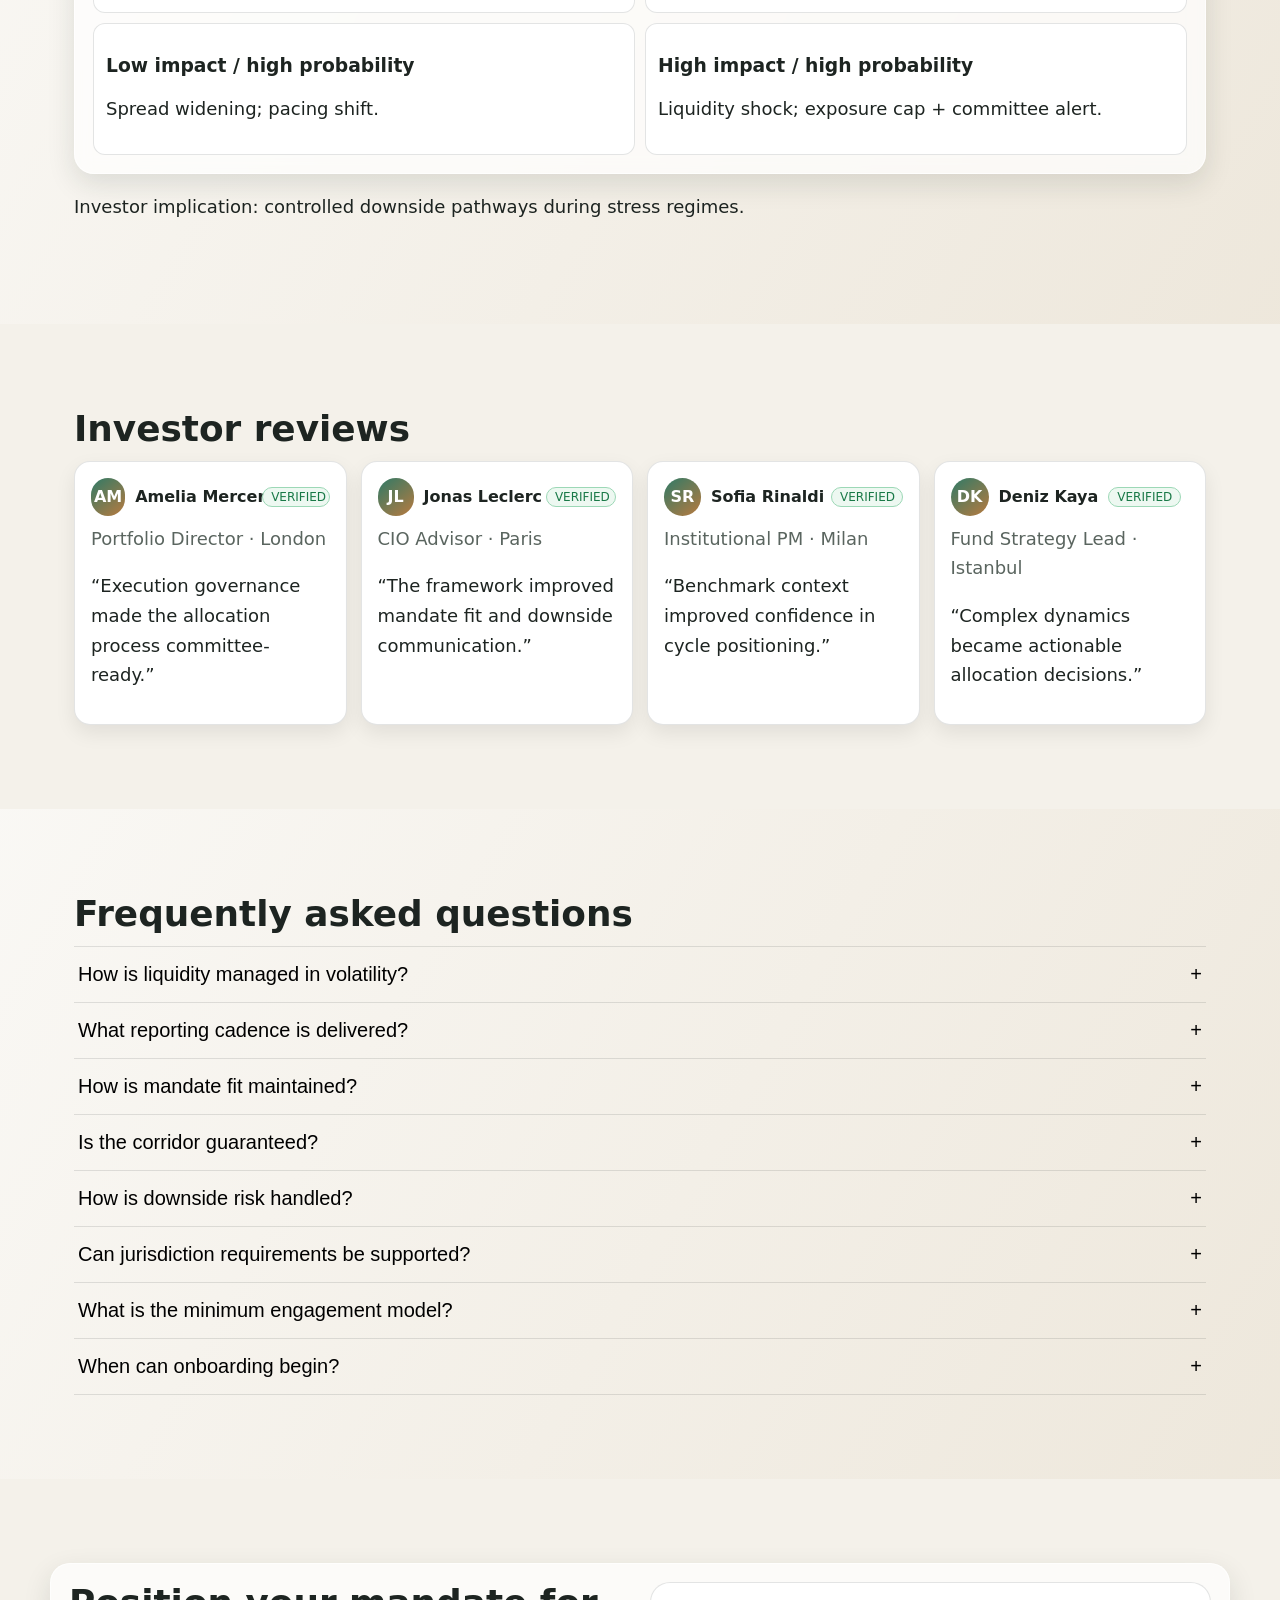
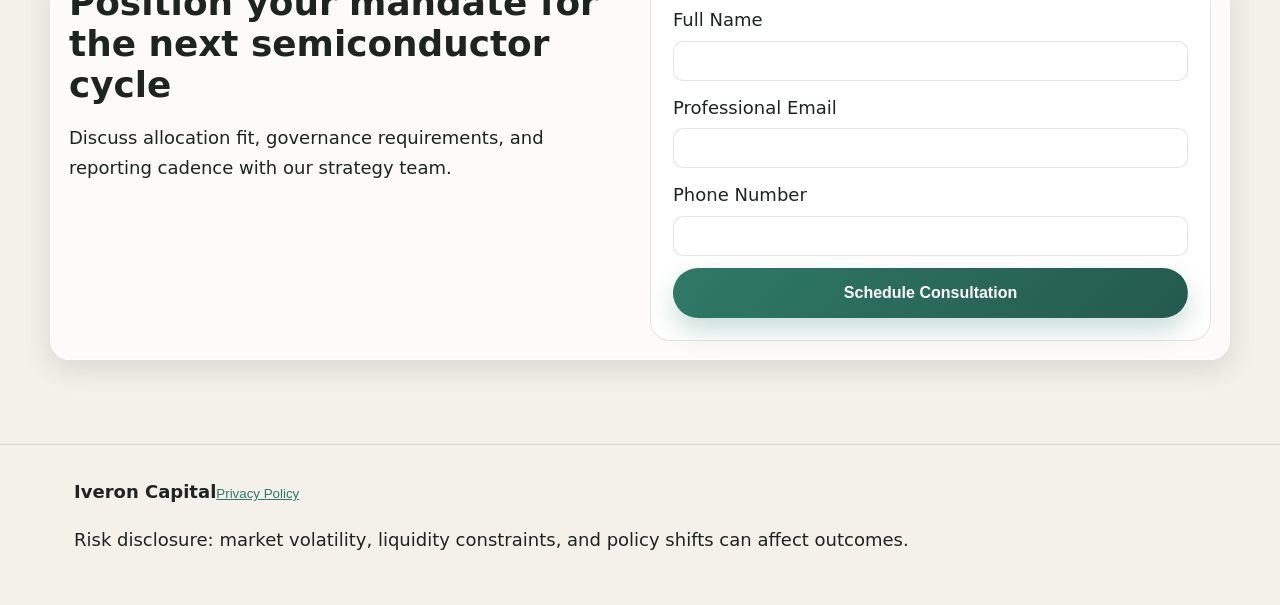
<file: tr/index.html>
<!doctype html>
<html lang="tr">
<head>
<meta charset="utf-8"><meta name="viewport" content="width=device-width, initial-scale=1">
<title>Iveron Capital | Yapay zekâ altyapısı ve yarı iletken piyasaları</title><meta name="description" content="Yapay zekâ altyapısı ve yarı iletken piyasaları için kurumsal platform.">
<link rel="canonical" href="https://iveroncapital.com/tr/index.html">
<meta property="og:title" content="Iveron Capital | Yapay zekâ altyapısı ve yarı iletken piyasaları"><meta property="og:description" content="Yapay zekâ altyapısı ve yarı iletken piyasaları için kurumsal platform."><meta property="og:type" content="website"><meta property="og:url" content="https://iveroncapital.com/tr/index.html">
<meta name="twitter:card" content="summary_large_image"><meta name="twitter:title" content="Iveron Capital | Yapay zekâ altyapısı ve yarı iletken piyasaları"><meta name="twitter:description" content="Yapay zekâ altyapısı ve yarı iletken piyasaları için kurumsal platform.">
<link rel="alternate" hreflang="en" href="https://iveroncapital.com/index.html"><link rel="alternate" hreflang="de" href="https://iveroncapital.com/de/index.html"><link rel="alternate" hreflang="fr" href="https://iveroncapital.com/fr/index.html"><link rel="alternate" hreflang="es" href="https://iveroncapital.com/es/index.html"><link rel="alternate" hreflang="it" href="https://iveroncapital.com/it/index.html"><link rel="alternate" hreflang="tr" href="https://iveroncapital.com/tr/index.html"><link rel="alternate" hreflang="pt" href="https://iveroncapital.com/pt/index.html"><link rel="alternate" hreflang="ja" href="https://iveroncapital.com/jp/index.html"><link rel="alternate" hreflang="sk" href="https://iveroncapital.com/sk/index.html"><link rel="alternate" hreflang="nl-BE" href="https://iveroncapital.com/be/index.html"><link rel="alternate" hreflang="x-default" href="https://iveroncapital.com/index.html">
<link rel="stylesheet" href="../assets/style.css">
<script type="application/ld+json">{"@context":"https://schema.org","@graph":[{"@type":"Organization","name":"Iveron Capital","url":"https://iveroncapital.com"},{"@type":"WebSite","name":"Iveron Capital","url":"https://iveroncapital.com"},{"@type":"FAQPage","mainEntity":[{"@type":"Question","name":"Governance?","acceptedAnswer":{"@type":"Answer","text":"Oversight first."}}]},{"@type":"Review","author":{"@type":"Person","name":"Amelia Mercer"},"reviewBody":"Institutional quality.","reviewRating":{"@type":"Rating","ratingValue":"5"}}]}</script>
</head>
<body>
<header class="site-header"><div class="container nav-shell"><a class="brand" href="../index.html">Iveron Capital</a><nav class="desktop-nav"><a href="#market">Market Thesis</a><a href="#model">Operating Model</a><a href="#timeline">Execution Timeline</a><a href="#risk">Risk Framework</a><a href="#faq">FAQ</a></nav><div class="actions"><div class="lang-wrap"><button class="lang-toggle" aria-expanded="false">Türkçe</button><div class="lang-menu"><a href="../index.html"><span>🇬🇧</span>English</a><a href="../de/index.html"><span>🇩🇪</span>Deutsch</a><a href="../fr/index.html"><span>🇫🇷</span>Français</a><a href="../es/index.html"><span>🇪🇸</span>Español</a><a href="../it/index.html"><span>🇮🇹</span>Italiano</a><a href="../tr/index.html"><span>🇹🇷</span>Türkçe</a><a href="../pt/index.html"><span>🇵🇹</span>Português</a><a href="../jp/index.html"><span>🇯🇵</span>日本語</a><a href="../sk/index.html"><span>🇸🇰</span>Slovenčina</a><a href="../be/index.html"><span>🇧🇪</span>Belgium</a></div></div><a class="btn" href="#lead-final">Request Strategy Call</a><button class="burger" aria-label="Menu" aria-expanded="false">☰</button></div></div></header>
<div class="mobile-drawer" aria-hidden="true"><div class="drawer-panel" role="dialog" aria-modal="true"><button class="drawer-close" aria-label="Close">✕</button><nav class="drawer-nav"><a href="#market">Market Thesis</a><a href="#model">Operating Model</a><a href="#timeline">Execution Timeline</a><a href="#risk">Risk Framework</a><a href="#faq">FAQ</a></nav><div class="drawer-lang"><a href="../index.html">English</a>
<a href="../de/index.html">Deutsch</a>
<a href="../fr/index.html">Français</a>
<a href="../es/index.html">Español</a>
<a href="../it/index.html">Italiano</a>
<a href="../tr/index.html">Türkçe</a>
<a href="../pt/index.html">Português</a>
<a href="../jp/index.html">日本語</a>
<a href="../sk/index.html">Slovenčina</a>
<a href="../be/index.html">Belgium</a></div><a class="btn" href="#lead-final">Request Strategy Call</a></div></div>
<main>
<section class="hero section"><div class="container hero-grid"><div><p class="eyebrow">Iveron Capital</p><h1>AI Infrastructure & Semiconductor Markets institutional strategy platform</h1><p>Iveron Capital delivers allocation research, execution governance, and reporting transparency for institutional mandates.</p><p>Target corridor policy is defined under oversight and governance review, not as guaranteed performance.</p><div class="corridor-card glass"><h2>Target corridor</h2><div class="corridor-metrics"><div><span>8%–15%</span><small>monthly objective corridor</small></div><div><span>80%–200%</span><small>annualized objective corridor reference</small></div></div><p class="micro">Illustrative objective corridor under oversight. Not a guarantee.</p></div></div><div><form class="lead-form"><h2>Book an investor briefing</h2><label>Full Name<input type="text" required></label><label>Professional Email<input type="email" required></label><label>Phone Number<input type="tel" required></label><button class="btn" type="submit">Schedule Consultation</button></form><div class="calculator glass"><h3>Illustrative corridor calculator</h3><label>Starting allocation<input class="calc-capital" type="range" min="50000" max="1000000" value="250000"></label><label>Horizon (months)<input class="calc-horizon" type="range" min="3" max="24" value="12"></label><label>Currency<select class="calc-currency"><option value="$">USD</option><option value="€">EUR</option><option value="£">GBP</option></select></label><div class="calc-results"><article><small>Governance floor scenario</small><strong class="calc-value" data-rate="0.08">$270,000</strong><em>Illustrative projection</em></article><article><small>Policy midpoint scenario</small><strong class="calc-value" data-rate="0.12">$280,000</strong><em>Illustrative projection</em></article><article><small>Upside policy scenario</small><strong class="calc-value" data-rate="0.15">$295,000</strong><em>Illustrative projection</em></article></div></div></div></div></section>
<section class="section alt"><div class="container"><h2>Allocation governance snapshot</h2><p>Liquidity planning, execution windows, and compliance checkpoints are synchronized to increase mandate fit and decision quality.</p><div class="kpi-strip"><article><small>Liquidity Coverage</small><strong>91%</strong><p>Baseline 74%. What it means: resilient execution. Investor gain: lower forced-sale pressure.</p></article><article><small>Mandate Compliance</small><strong>99.2%</strong><p>Baseline 96.4%. What it means: audit readiness. Investor gain: less operational drag.</p></article><article><small>Reporting Timeliness</small><strong>T+3</strong><p>Baseline T+8. What it means: faster committee action. Investor gain: improved capital efficiency.</p></article></div></div></section>
<section class="section" id="market"><div class="container two-col"><div><h2>Why AI Infrastructure & Semiconductor Markets matter now</h2><p>Compute demand, packaging innovation, and supply-chain localization are reshaping return dispersion and liquidity pathways.</p><p>Investor implication: governance-led exposure improves risk-adjusted allocation outcomes.</p></div><div class="stacked-bars glass"><h3>Allocation composition</h3><div class="bar"><span style="width:42%">Compute Fabric 42%</span></div><div class="bar"><span style="width:28%">Memory & Packaging 28%</span></div><div class="bar"><span style="width:18%">Power Systems 18%</span></div><div class="bar"><span style="width:12%">Tooling 12%</span></div><p>Benchmark: global index exposure 21%.</p></div></div></section>
<section class="section alt" id="model"><div class="container two-col reverse"><div><h2>Mandate-fit operating model</h2><p>Strategic allocation design, execution governance, and reporting controls are integrated into one operating loop.</p><p>Investor implication: less implementation drift and stronger committee confidence.</p></div><div class="diagram glass"><h3>Process diagram</h3><ol><li><strong>Allocation design</strong><span>Output: mandate map + liquidity sleeves</span></li><li><strong>Execution governance</strong><span>Output: timing matrix + controls</span></li><li><strong>Reporting layer</strong><span>Output: benchmarked committee pack</span></li></ol></div></div></section>
<section class="section" id="timeline"><div class="container"><h2>Execution timeline with deliverables</h2><p>A quantified sequence governs onboarding, deployment pacing, and reporting standards with policy gates.</p><div class="timeline"><article><h3>Week 1–2</h3><p>Policy calibration and compliance alignment.</p><small>Deliverable: governance checklist.</small></article><article><h3>Week 3–4</h3><p>Liquidity testing and phased execution setup.</p><small>Deliverable: execution scorecard.</small></article><article><h3>Month 2</h3><p>Full reporting cycle activation.</p><small>Deliverable: institutional pack at T+3.</small></article></div><p>Investor implication: reduced rollout uncertainty and faster decision readiness.</p></div></section>
<section class="section alt"><div class="container two-col"><div><h2>Performance architecture for risk-adjusted return</h2><p>Policy outcomes are compared against market baselines to distinguish manager skill from beta drift.</p><p>Investor implication: clearer allocation accountability.</p></div><div class="dual-bars glass"><h3>Policy vs baseline</h3><div><span>Return dispersion capture</span><b><i style="width:78%"></i></b><small>Baseline 52%</small></div><div><span>Downside containment</span><b><i style="width:69%"></i></b><small>Baseline 41%</small></div><div><span>Execution slippage control</span><b><i style="width:83%"></i></b><small>Baseline 57%</small></div></div></div></section>
<section class="section"><div class="container two-col reverse"><div><h2>Institutional insight engine</h2><p>Research converts market structure changes into allocation signals with confidence bands and benchmark context.</p><p>Investor implication: improved mandate communication and portfolio pacing.</p></div><div class="radials glass"><h3>Signal confidence</h3><article><small>Supply stress pulse</small><strong>74%</strong><p>Threshold 60%. Monitoring mode active.</p></article><article><small>Capex follow-through</small><strong>68%</strong><p>Threshold 55%. Controlled scaling supported.</p></article></div></div></section>
<section class="section alt" id="risk"><div class="container"><h2>Risk matrix and governance response</h2><p>Scenario mapping spans liquidity, execution, regulation, and concentration with predefined mitigants.</p><div class="risk-matrix glass"><div><h3>Low impact / low probability</h3><p>Routine policy updates.</p></div><div><h3>High impact / low probability</h3><p>Cross-border controls; legal escalation.</p></div><div><h3>Low impact / high probability</h3><p>Spread widening; pacing shift.</p></div><div><h3>High impact / high probability</h3><p>Liquidity shock; exposure cap + committee alert.</p></div></div><p>Investor implication: controlled downside pathways during stress regimes.</p></div></section>
<section class="section"><div class="container"><h2>Investor reviews</h2><div class="reviews"><article class="review-card"><div class="review-head"><span class="avatar">AM</span><strong>Amelia Mercer</strong><span class="verified">VERIFIED</span></div><p class="review-title">Portfolio Director · London</p><p>“Execution governance made the allocation process committee-ready.”</p></article><article class="review-card"><div class="review-head"><span class="avatar">JL</span><strong>Jonas Leclerc</strong><span class="verified">VERIFIED</span></div><p class="review-title">CIO Advisor · Paris</p><p>“The framework improved mandate fit and downside communication.”</p></article><article class="review-card"><div class="review-head"><span class="avatar">SR</span><strong>Sofia Rinaldi</strong><span class="verified">VERIFIED</span></div><p class="review-title">Institutional PM · Milan</p><p>“Benchmark context improved confidence in cycle positioning.”</p></article><article class="review-card"><div class="review-head"><span class="avatar">DK</span><strong>Deniz Kaya</strong><span class="verified">VERIFIED</span></div><p class="review-title">Fund Strategy Lead · Istanbul</p><p>“Complex dynamics became actionable allocation decisions.”</p></article></div></div></section>
<section class="section alt" id="faq"><div class="container"><h2>Frequently asked questions</h2><div class="faq"><article class="faq-item"><button class="faq-question" aria-expanded="false"><span>How is liquidity managed in volatility?</span><span>+</span></button><div class="faq-answer"><p>Liquidity sleeves and pacing controls adapt deployment to market depth.</p></div></article><article class="faq-item"><button class="faq-question" aria-expanded="false"><span>What reporting cadence is delivered?</span><span>+</span></button><div class="faq-answer"><p>Monthly committee packs and quarterly policy recalibration sessions.</p></div></article><article class="faq-item"><button class="faq-question" aria-expanded="false"><span>How is mandate fit maintained?</span><span>+</span></button><div class="faq-answer"><p>Each stage maps to policy documents, controls, and compliance checkpoints.</p></div></article><article class="faq-item"><button class="faq-question" aria-expanded="false"><span>Is the corridor guaranteed?</span><span>+</span></button><div class="faq-answer"><p>No, it is an illustrative objective corridor under oversight.</p></div></article><article class="faq-item"><button class="faq-question" aria-expanded="false"><span>How is downside risk handled?</span><span>+</span></button><div class="faq-answer"><p>Exposure caps, diversification layers, and escalation triggers are enforced.</p></div></article><article class="faq-item"><button class="faq-question" aria-expanded="false"><span>Can jurisdiction requirements be supported?</span><span>+</span></button><div class="faq-answer"><p>Yes, reporting and disclosure can align to local governance requirements.</p></div></article><article class="faq-item"><button class="faq-question" aria-expanded="false"><span>What is the minimum engagement model?</span><span>+</span></button><div class="faq-answer"><p>Strategy review, mandate fit assessment, and implementation map.</p></div></article><article class="faq-item"><button class="faq-question" aria-expanded="false"><span>When can onboarding begin?</span><span>+</span></button><div class="faq-answer"><p>Usually within two weeks after legal and compliance completion.</p></div></article></div></div></section>
<section class="section" id="lead-final"><div class="container cta-panel glass"><div><h2>Position your mandate for the next semiconductor cycle</h2><p>Discuss allocation fit, governance requirements, and reporting cadence with our strategy team.</p></div><form class="lead-form"><label>Full Name<input type="text" required></label><label>Professional Email<input type="email" required></label><label>Phone Number<input type="tel" required></label><button class="btn" type="submit">Schedule Consultation</button></form></div></section>
</main>
<footer class="site-footer"><div class="container"><strong>Iveron Capital</strong><button class="privacy-link" data-open-modal>Privacy Policy</button><p>Risk disclosure: market volatility, liquidity constraints, and policy shifts can affect outcomes.</p></div></footer>
<div class="modal" aria-hidden="true"><div class="modal-panel" role="dialog" aria-modal="true"><button class="modal-x" aria-label="Close">✕</button><h2>Privacy Policy</h2><div class="modal-content"><section><h3>Introduction</h3><p>Institutional inquiry data is processed for advisory workflows and governance controls.</p></section><section><h3>Data collection</h3><p>We collect submitted contact details and interaction metadata.</p></section><section><h3>Legal basis</h3><p>Processing is based on legitimate interest and contractual pre-engagement steps.</p></section><section><h3>Cookies</h3><p>Essential analytics cookies may be used for performance measurement.</p></section><section><h3>Retention</h3><p>Records are retained only as long as required for compliance and service obligations.</p></section><section><h3>Third-party sharing</h3><p>Data is shared only with regulated processors under contractual safeguards.</p></section><section><h3>Security</h3><p>Access controls, encryption, and audit logging are applied.</p></section><section><h3>User rights</h3><p>Users may request access, correction, deletion, or processing restrictions.</p></section><section><h3>International transfers</h3><p>Cross-border transfers rely on approved legal safeguards.</p></section><section><h3>Industry risk disclosure</h3><p>AI infrastructure and semiconductor markets are exposed to cyclical and policy risks.</p></section><section><h3>Contact</h3><p>privacy@iveroncapital.com</p></section></div><div class="modal-footer"><button class="btn secondary" data-close-modal>Close</button></div></div></div>
<script src="../assets/app.js" defer></script>
</body></html>
</file>
<file: assets/style.css>
:root {
  --bg: #f4f1ea;
  --bg-alt: #ece5d8;
  --ink: #1d2421;
  --muted: #5a655f;
  --primary: #2f7a67;
  --secondary: #b87a3f;
  --card: rgba(255,255,255,.7);
  --line: rgba(29,36,33,.12);
  --btn-height: 50px;
}
* { box-sizing: border-box; min-width: 0; }
html, body { margin:0; padding:0; overflow-x:hidden; font-family: Inter, ui-sans-serif, system-ui, -apple-system, sans-serif; background: var(--bg); color: var(--ink); }
body::before, body::after { content:""; position: fixed; inset: 0; pointer-events:none; z-index:-2; }
body::before { background: radial-gradient(circle at 10% 20%, rgba(47,122,103,.20), transparent 45%), radial-gradient(circle at 90% 80%, rgba(184,122,63,.16), transparent 40%), linear-gradient(140deg, #f8f5ef 0%, #f1ece3 45%, #ebe3d5 100%); }
body::after { background: radial-gradient(circle at 70% 10%, rgba(47,122,103,.14), transparent 38%); z-index:-1; }
.container { width: 100%; max-width: 1180px; margin: 0 auto; padding-inline: 24px; }
.section { padding: 84px 0; overflow: clip; position: relative; }
.section.alt { background: linear-gradient(120deg, rgba(255,255,255,.5), rgba(236,229,216,.8)); }
p, li, label, .faq-answer, .modal-content, .site-footer { font-size: 18px; line-height: 1.65; }
h1 { font-size: clamp(34px, 4.4vw, 64px); line-height:1.05; margin: 10px 0 18px; }
h2 { font-size: clamp(28px, 2.8vw, 42px); margin: 0 0 12px; }
.site-header { position: sticky; top:0; z-index: 20; backdrop-filter: blur(10px); background: rgba(244,241,234,.86); border-bottom: 1px solid var(--line); }
.nav-shell { display:flex; justify-content: space-between; align-items:center; min-height: 88px; gap: 24px; }
.brand { font-weight: 700; color: var(--ink); text-decoration: none; }
.desktop-nav { display:flex; gap: 22px; }
.desktop-nav a { text-decoration:none; color:var(--ink); }
.actions { display:flex; align-items:center; gap: 12px; }
.btn, .lang-toggle { height: var(--btn-height); padding: 0 18px; border-radius: 999px; border:1px solid transparent; font-size: 16px; font-weight: 600; display:inline-flex; align-items:center; justify-content:center; text-decoration:none; cursor:pointer; }
.btn { background: linear-gradient(130deg, var(--primary), #245a4e); color: #fff; box-shadow: 0 12px 24px rgba(47,122,103,.25); }
.btn.secondary { background: #fff; color: var(--ink); border-color: var(--line); }
.lang-wrap { position: relative; }
.lang-toggle { background: #fff; border-color: var(--line); color: var(--ink); }
.lang-menu { position:absolute; top: calc(100% + 8px); right:0; min-width: 210px; background:#fff; border:1px solid var(--line); border-radius: 16px; padding: 8px; display:none; box-shadow: 0 16px 34px rgba(0,0,0,.12); }
.lang-menu.open { display:block; }
.lang-menu a { display:flex; gap:10px; align-items:center; padding:9px 10px; border-radius: 10px; text-decoration:none; color:var(--ink); }
.lang-menu a:hover { background: #f3efe7; }
.burger { display:none; height:var(--btn-height); width:var(--btn-height); border-radius: 12px; border:1px solid var(--line); background:#fff; }
.hero-grid { display:grid; grid-template-columns: 1.1fr .9fr; gap: 34px; align-items:start; }
.eyebrow { color: var(--secondary); font-weight: 700; letter-spacing: .08em; text-transform: uppercase; }
.glass { background: var(--card); border: 1px solid rgba(255,255,255,.7); border-radius: 20px; box-shadow: 0 10px 28px rgba(28,41,36,.12); backdrop-filter: blur(8px); }
.corridor-card { margin-top: 22px; padding: 20px; }
.corridor-metrics { display:grid; grid-template-columns: repeat(auto-fit,minmax(240px,1fr)); gap: 12px; }
.corridor-metrics div { background: linear-gradient(140deg, rgba(47,122,103,.12), rgba(184,122,63,.14)); border:1px solid var(--line); padding: 14px; border-radius: 14px; }
.corridor-metrics span { display:block; font-size: 34px; font-weight: 700; }
.micro { margin: 12px 0 0; color: var(--muted); }
.lead-form { padding: 22px; border:1px solid var(--line); border-radius: 20px; background: #fff; display:grid; gap: 12px; }
.lead-form input, .calculator input, .calculator select { width:100%; margin-top: 6px; border:1px solid var(--line); border-radius: 10px; padding: 10px; font-size: 16px; }
.calculator { margin-top: 14px; padding: 18px; }
.calc-results { display:grid; grid-template-columns: repeat(auto-fit,minmax(240px,1fr)); gap: 10px; }
.calc-results article { background:#fff; border:1px solid var(--line); border-radius: 14px; padding: 12px; text-align:center; }
.calc-results small, .calc-results em { color: var(--muted); display:block; font-size: 13px; }
.calc-value { display:block; margin: 8px 0; white-space: nowrap; font-variant-numeric: tabular-nums; font-size: clamp(22px,2.2vw,32px); line-height:1.1; }
.kpi-strip, .reviews { display:grid; gap: 14px; grid-template-columns: repeat(auto-fit,minmax(260px,1fr)); }
.kpi-strip article, .review-card { border:1px solid var(--line); border-radius: 16px; background: #fff; padding: 16px; box-shadow: 0 8px 20px rgba(0,0,0,.08); }
.kpi-strip strong { font-size: 36px; display:block; }
.two-col { display:grid; grid-template-columns: 1fr 1fr; gap: 24px; align-items:start; }
.two-col.reverse > :first-child { order:2; }
.stacked-bars, .diagram, .dual-bars, .radials, .risk-matrix, .cta-panel { padding: 18px; }
.bar { margin: 9px 0; background: #e2d8c8; border-radius: 999px; overflow:hidden; }
.bar span { display:block; background: linear-gradient(90deg,var(--primary),#5ea690); color:#fff; padding: 8px 12px; white-space:nowrap; }
.diagram ol { margin:0; padding-left: 20px; display:grid; gap: 10px; }
.diagram li { display:grid; gap: 4px; }
.timeline { display:grid; gap:14px; grid-template-columns: repeat(auto-fit,minmax(260px,1fr)); }
.timeline article { border-left: 3px solid var(--secondary); padding: 10px 14px; background: #fff; border-radius: 10px; }
.dual-bars div { margin: 14px 0; }
.dual-bars b { display:block; height: 14px; border-radius: 99px; background:#e3dacb; overflow:hidden; }
.dual-bars i { display:block; height:100%; background: linear-gradient(90deg,var(--secondary),#d8a065); }
.radials { display:grid; grid-template-columns: repeat(auto-fit,minmax(240px,1fr)); gap: 10px; }
.radials article { background:#fff; border:1px solid var(--line); border-radius: 14px; padding: 14px; }
.radials strong { font-size: 34px; }
.risk-matrix { display:grid; grid-template-columns: repeat(2,minmax(0,1fr)); gap: 10px; }
.risk-matrix > div { background:#fff; border-radius: 12px; padding: 12px; border:1px solid var(--line); }
.review-head { display:flex; align-items:center; gap: 10px; white-space: nowrap; }
.avatar { height: 38px; width: 38px; border-radius: 999px; background: linear-gradient(140deg,var(--primary),var(--secondary)); color:#fff; display:grid; place-items:center; font-weight:700; }
.verified { font-size: 12px; color: #197947; border:1px solid #9cd8b6; background:#edf8f1; padding: 2px 8px; border-radius: 999px; }
.review-title { color: var(--muted); margin: 8px 0; }
.faq { border-top: 1px solid var(--line); }
.faq-item { border-bottom:1px solid var(--line); }
.faq-question { width:100%; background: none; border:0; display:flex; justify-content:space-between; text-align:left; padding: 16px 4px; font-size: 20px; cursor:pointer; }
.faq-answer { max-height:0; overflow:hidden; transition:max-height .35s ease; }
.faq-item.open .faq-answer { max-height: 220px; }
.cta-panel { display:grid; grid-template-columns: 1fr 1fr; gap: 20px; }
.site-footer { padding: 32px 0; border-top:1px solid var(--line); }
.privacy-link { background:none; border:0; color: var(--primary); text-decoration: underline; padding:0; cursor:pointer; }
.mobile-drawer { position: fixed; inset:0; background: rgba(0,0,0,.45); opacity:0; visibility:hidden; transition:.3s; z-index: 30; }
.mobile-drawer.open { opacity:1; visibility:visible; }
.drawer-panel { margin-left:auto; width:min(420px,90%); height:100%; background:#fff; padding: 20px; display:grid; align-content:start; gap: 16px; }
.drawer-nav, .drawer-lang { display:grid; gap: 8px; }
.drawer-nav a, .drawer-lang a { text-decoration:none; color: var(--ink); }
.drawer-close { justify-self:end; border:1px solid var(--line); background:#fff; border-radius:10px; padding: 8px; }
.modal { position: fixed; inset:0; background: rgba(0,0,0,.45); display:none; place-items:center; z-index: 40; }
.modal.open { display:grid; }
.modal-panel { width:min(900px,92%); max-height:90vh; background:#fff; border-radius: 18px; padding: 20px; display:grid; gap: 10px; }
.modal-x { justify-self:end; border:1px solid var(--line); background:#fff; border-radius:8px; padding: 8px; }
.modal-content { overflow:auto; max-height: 62vh; padding-right: 6px; }
.modal-footer { display:flex; justify-content:flex-start; }
.reveal { opacity: 0; transform: translateY(20px); }
.reveal.in { opacity:1; transform: translateY(0); transition: .6s ease; }
body.lock { overflow: hidden; }
@media (max-width: 900px) {
  .desktop-nav, .actions .lang-wrap, .actions > .btn { display:none; }
  .burger { display:grid; place-items:center; }
  .hero-grid, .two-col, .cta-panel { grid-template-columns: 1fr; }
  .section { padding: 68px 0; }
}
</file>
